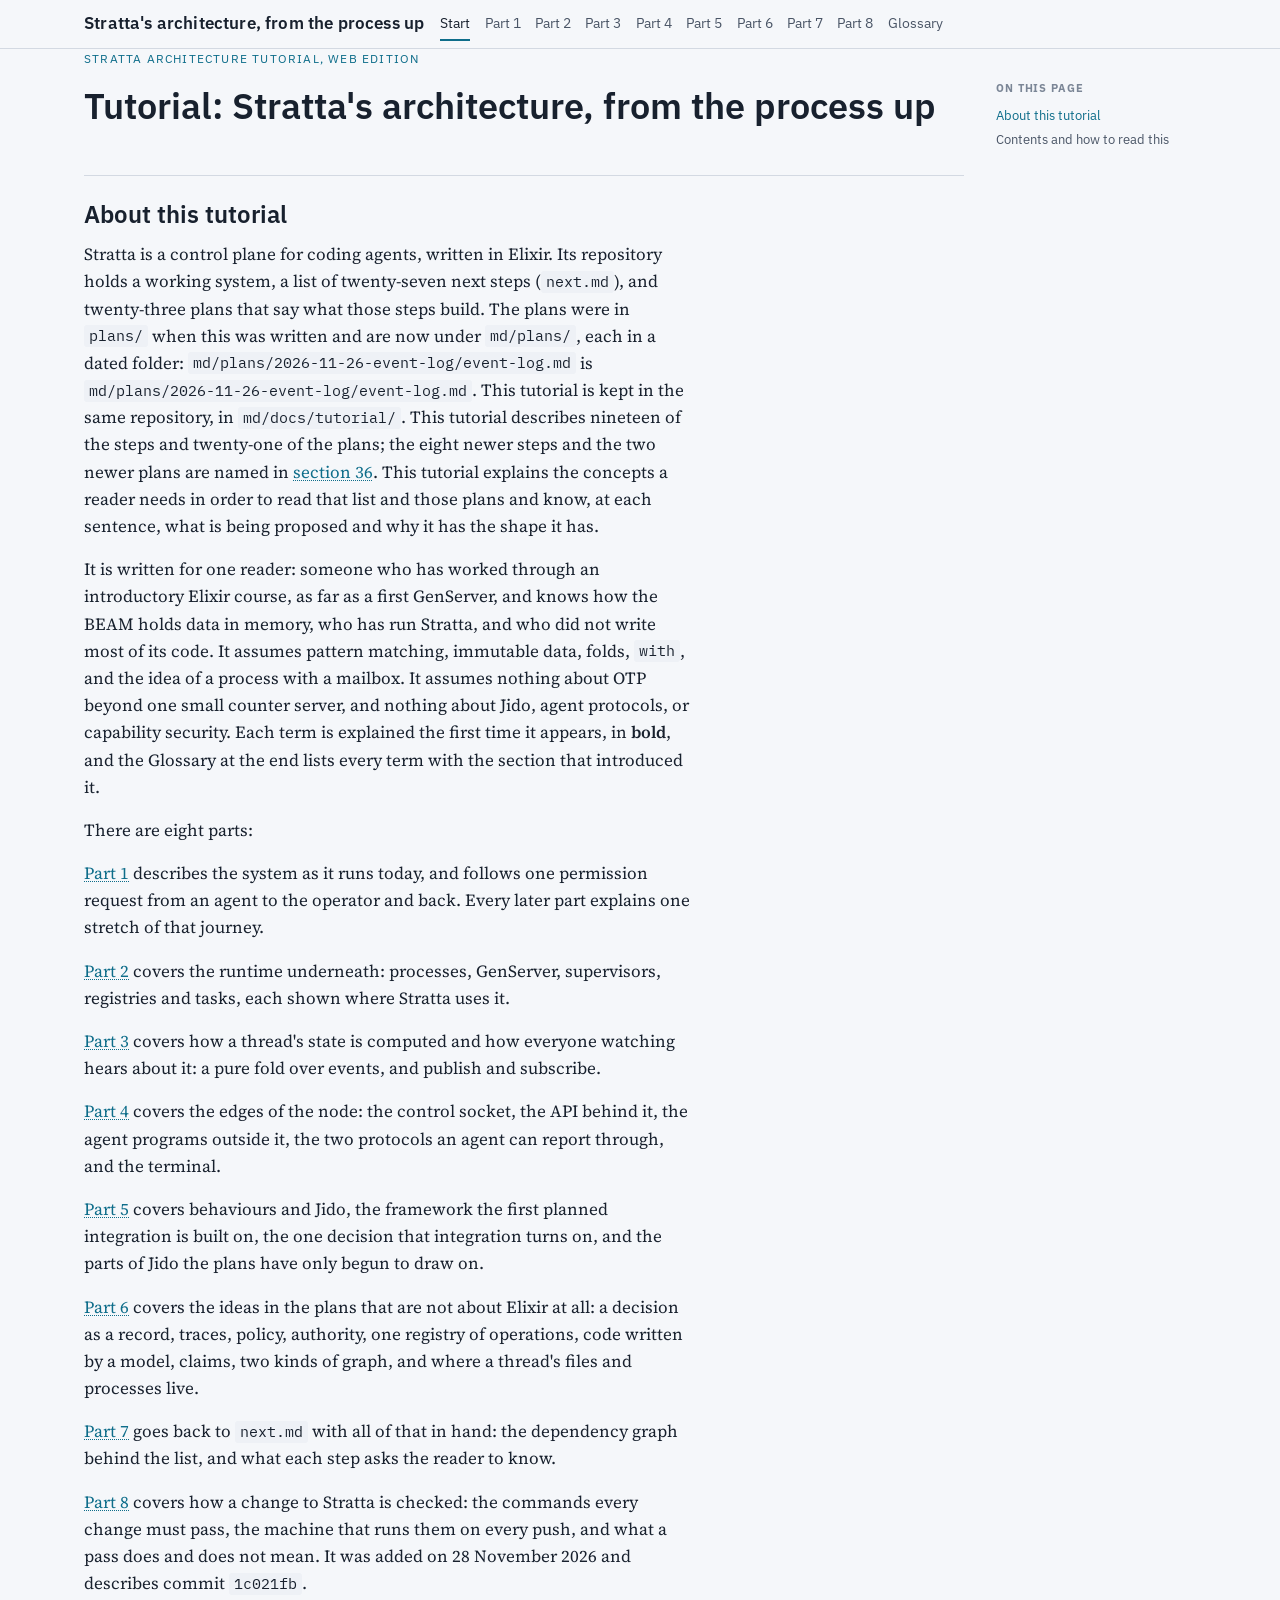
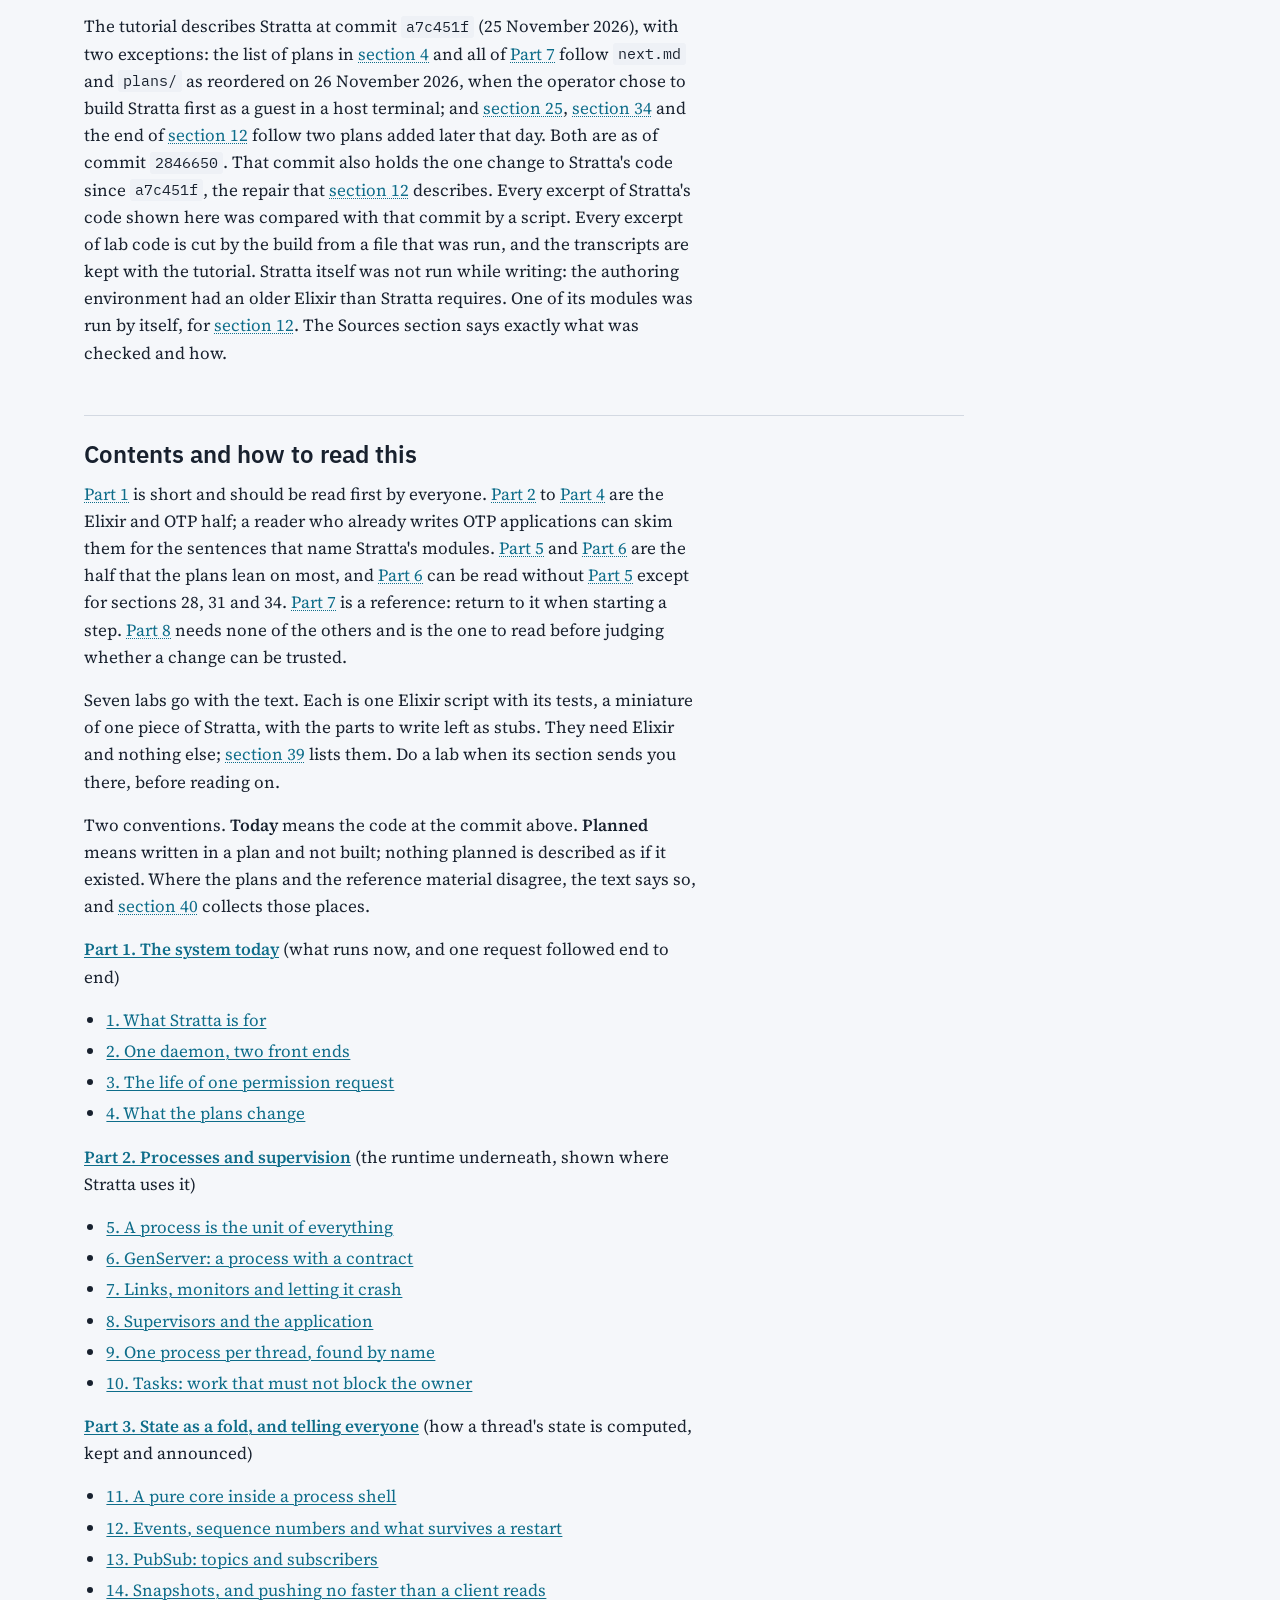
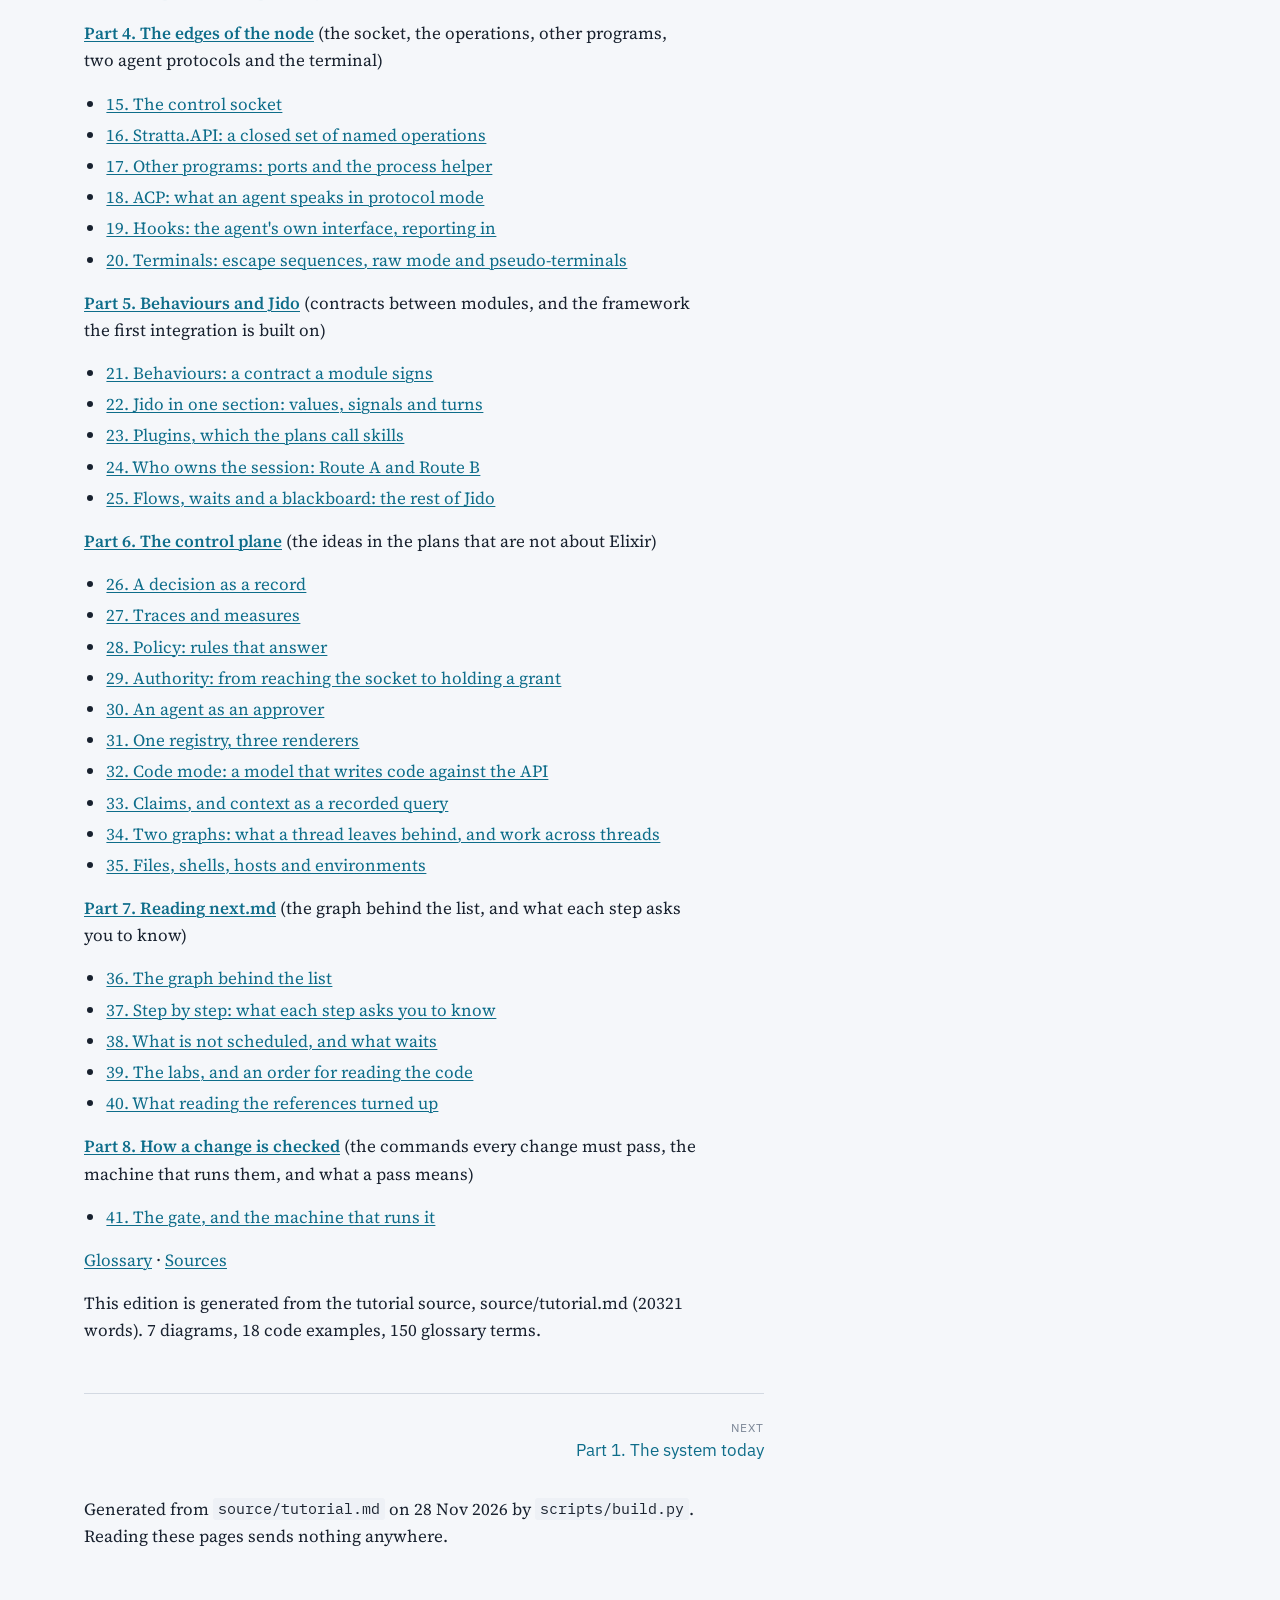
<file: md/docs/tutorial/index.html>
<!doctype html>
<html lang="en">
<head>
<meta charset="utf-8">
<meta name="viewport" content="width=device-width, initial-scale=1, viewport-fit=cover">
<title>Start here · Stratta architecture tutorial</title>
<link rel="preconnect" href="https://fonts.googleapis.com">
<link rel="stylesheet" href="https://fonts.googleapis.com/css2?family=IBM+Plex+Sans:wght@400;600&family=IBM+Plex+Mono:wght@400;600&family=Source+Serif+4:ital,opsz,wght@0,8..60,400;0,8..60,600;1,8..60,400&display=swap">
<link rel="stylesheet" href="assets/style.css">
</head>
<body>
<header class="topbar"><div class="topbar-inner"><a class="brand" href="index.html"><span class="brand-long">Stratta's architecture, from the process up</span><span class="brand-short">Stratta architecture</span></a><nav aria-label="Parts"><a href="index.html" aria-current="page">Start</a><a href="part1.html">Part 1</a><a href="part2.html">Part 2</a><a href="part3.html">Part 3</a><a href="part4.html">Part 4</a><a href="part5.html">Part 5</a><a href="part6.html">Part 6</a><a href="part7.html">Part 7</a><a href="part8.html">Part 8</a><a href="glossary.html">Glossary</a></nav></div></header>
<div class="page">
<main class="prose">
<p class="kicker">Stratta architecture tutorial, web edition</p>

<h1>Tutorial: Stratta's architecture, from the process up</h1>
<h2 id="about-this-tutorial">About this tutorial</h2>
<p>Stratta is a control plane for coding agents, written in Elixir. Its repository holds a working system, a list of twenty-seven next steps (<code>next.md</code>), and twenty-three plans that say what those steps build. The plans were in <code>plans/</code> when this was written and are now under <code>md/plans/</code>, each in a dated folder: <code>md/plans/2026-11-26-event-log/event-log.md</code> is <code>md/plans/2026-11-26-event-log/event-log.md</code>. This tutorial is kept in the same repository, in <code>md/docs/tutorial/</code>. This tutorial describes nineteen of the steps and twenty-one of the plans; the eight newer steps and the two newer plans are named in <a class="xref" href="part7.html#s36">section 36</a>. This tutorial explains the concepts a reader needs in order to read that list and those plans and know, at each sentence, what is being proposed and why it has the shape it has.</p>
<p>It is written for one reader: someone who has worked through an introductory Elixir course, as far as a first GenServer, and knows how the BEAM holds data in memory, who has run Stratta, and who did not write most of its code. It assumes pattern matching, immutable data, folds, <code>with</code>, and the idea of a process with a mailbox. It assumes nothing about OTP beyond one small counter server, and nothing about Jido, agent protocols, or capability security. Each term is explained the first time it appears, in <strong>bold</strong>, and the Glossary at the end lists every term with the section that introduced it.</p>
<p>There are eight parts:</p>
<p><a class="xref" href="part1.html">Part 1</a> describes the system as it runs today, and follows one permission request from an agent to the operator and back. Every later part explains one stretch of that journey.</p>
<p><a class="xref" href="part2.html">Part 2</a> covers the runtime underneath: processes, GenServer, supervisors, registries and tasks, each shown where Stratta uses it.</p>
<p><a class="xref" href="part3.html">Part 3</a> covers how a thread's state is computed and how everyone watching hears about it: a pure fold over events, and publish and subscribe.</p>
<p><a class="xref" href="part4.html">Part 4</a> covers the edges of the node: the control socket, the API behind it, the agent programs outside it, the two protocols an agent can report through, and the terminal.</p>
<p><a class="xref" href="part5.html">Part 5</a> covers behaviours and Jido, the framework the first planned integration is built on, the one decision that integration turns on, and the parts of Jido the plans have only begun to draw on.</p>
<p><a class="xref" href="part6.html">Part 6</a> covers the ideas in the plans that are not about Elixir at all: a decision as a record, traces, policy, authority, one registry of operations, code written by a model, claims, two kinds of graph, and where a thread's files and processes live.</p>
<p><a class="xref" href="part7.html">Part 7</a> goes back to <code>next.md</code> with all of that in hand: the dependency graph behind the list, and what each step asks the reader to know.</p>
<p><a class="xref" href="part8.html">Part 8</a> covers how a change to Stratta is checked: the commands every change must pass, the machine that runs them on every push, and what a pass does and does not mean. It was added on 28 November 2026 and describes commit <code>1c021fb</code>.</p>
<p>The tutorial describes Stratta at commit <code>a7c451f</code> (25 November 2026), with two exceptions: the list of plans in <a class="xref" href="part1.html#s4">section 4</a> and all of <a class="xref" href="part7.html">Part 7</a> follow <code>next.md</code> and <code>plans/</code> as reordered on 26 November 2026, when the operator chose to build Stratta first as a guest in a host terminal; and <a class="xref" href="part5.html#s25">section 25</a>, <a class="xref" href="part6.html#s34">section 34</a> and the end of <a class="xref" href="part3.html#s12">section 12</a> follow two plans added later that day. Both are as of commit <code>2846650</code>. That commit also holds the one change to Stratta's code since <code>a7c451f</code>, the repair that <a class="xref" href="part3.html#s12">section 12</a> describes. Every excerpt of Stratta's code shown here was compared with that commit by a script. Every excerpt of lab code is cut by the build from a file that was run, and the transcripts are kept with the tutorial. Stratta itself was not run while writing: the authoring environment had an older Elixir than Stratta requires. One of its modules was run by itself, for <a class="xref" href="part3.html#s12">section 12</a>. The Sources section says exactly what was checked and how.</p>
<h2 id="contents-and-how-to-read-this">Contents and how to read this</h2>
<p><a class="xref" href="part1.html">Part 1</a> is short and should be read first by everyone. <a class="xref" href="part2.html">Part 2</a> to <a class="xref" href="part4.html">Part 4</a> are the Elixir and OTP half; a reader who already writes OTP applications can skim them for the sentences that name Stratta's modules. <a class="xref" href="part5.html">Part 5</a> and <a class="xref" href="part6.html">Part 6</a> are the half that the plans lean on most, and <a class="xref" href="part6.html">Part 6</a> can be read without <a class="xref" href="part5.html">Part 5</a> except for sections 28, 31 and 34. <a class="xref" href="part7.html">Part 7</a> is a reference: return to it when starting a step. <a class="xref" href="part8.html">Part 8</a> needs none of the others and is the one to read before judging whether a change can be trusted.</p>
<p>Seven labs go with the text. Each is one Elixir script with its tests, a miniature of one piece of Stratta, with the parts to write left as stubs. They need Elixir and nothing else; <a class="xref" href="part7.html#s39">section 39</a> lists them. Do a lab when its section sends you there, before reading on.</p>
<p>Two conventions. <strong>Today</strong> means the code at the commit above. <strong>Planned</strong> means written in a plan and not built; nothing planned is described as if it existed. Where the plans and the reference material disagree, the text says so, and <a class="xref" href="part7.html#s40">section 40</a> collects those places.</p>
<p><strong><a href="part1.html">Part 1. The system today</a></strong> (what runs now, and one request followed end to end)</p>
<ul>
<li><a href="part1.html#s1">1. What Stratta is for</a></li>
<li><a href="part1.html#s2">2. One daemon, two front ends</a></li>
<li><a href="part1.html#s3">3. The life of one permission request</a></li>
<li><a href="part1.html#s4">4. What the plans change</a></li>
</ul>
<p><strong><a href="part2.html">Part 2. Processes and supervision</a></strong> (the runtime underneath, shown where Stratta uses it)</p>
<ul>
<li><a href="part2.html#s5">5. A process is the unit of everything</a></li>
<li><a href="part2.html#s6">6. GenServer: a process with a contract</a></li>
<li><a href="part2.html#s7">7. Links, monitors and letting it crash</a></li>
<li><a href="part2.html#s8">8. Supervisors and the application</a></li>
<li><a href="part2.html#s9">9. One process per thread, found by name</a></li>
<li><a href="part2.html#s10">10. Tasks: work that must not block the owner</a></li>
</ul>
<p><strong><a href="part3.html">Part 3. State as a fold, and telling everyone</a></strong> (how a thread's state is computed, kept and announced)</p>
<ul>
<li><a href="part3.html#s11">11. A pure core inside a process shell</a></li>
<li><a href="part3.html#s12">12. Events, sequence numbers and what survives a restart</a></li>
<li><a href="part3.html#s13">13. PubSub: topics and subscribers</a></li>
<li><a href="part3.html#s14">14. Snapshots, and pushing no faster than a client reads</a></li>
</ul>
<p><strong><a href="part4.html">Part 4. The edges of the node</a></strong> (the socket, the operations, other programs, two agent protocols and the terminal)</p>
<ul>
<li><a href="part4.html#s15">15. The control socket</a></li>
<li><a href="part4.html#s16">16. Stratta.API: a closed set of named operations</a></li>
<li><a href="part4.html#s17">17. Other programs: ports and the process helper</a></li>
<li><a href="part4.html#s18">18. ACP: what an agent speaks in protocol mode</a></li>
<li><a href="part4.html#s19">19. Hooks: the agent's own interface, reporting in</a></li>
<li><a href="part4.html#s20">20. Terminals: escape sequences, raw mode and pseudo-terminals</a></li>
</ul>
<p><strong><a href="part5.html">Part 5. Behaviours and Jido</a></strong> (contracts between modules, and the framework the first integration is built on)</p>
<ul>
<li><a href="part5.html#s21">21. Behaviours: a contract a module signs</a></li>
<li><a href="part5.html#s22">22. Jido in one section: values, signals and turns</a></li>
<li><a href="part5.html#s23">23. Plugins, which the plans call skills</a></li>
<li><a href="part5.html#s24">24. Who owns the session: Route A and Route B</a></li>
<li><a href="part5.html#s25">25. Flows, waits and a blackboard: the rest of Jido</a></li>
</ul>
<p><strong><a href="part6.html">Part 6. The control plane</a></strong> (the ideas in the plans that are not about Elixir)</p>
<ul>
<li><a href="part6.html#s26">26. A decision as a record</a></li>
<li><a href="part6.html#s27">27. Traces and measures</a></li>
<li><a href="part6.html#s28">28. Policy: rules that answer</a></li>
<li><a href="part6.html#s29">29. Authority: from reaching the socket to holding a grant</a></li>
<li><a href="part6.html#s30">30. An agent as an approver</a></li>
<li><a href="part6.html#s31">31. One registry, three renderers</a></li>
<li><a href="part6.html#s32">32. Code mode: a model that writes code against the API</a></li>
<li><a href="part6.html#s33">33. Claims, and context as a recorded query</a></li>
<li><a href="part6.html#s34">34. Two graphs: what a thread leaves behind, and work across threads</a></li>
<li><a href="part6.html#s35">35. Files, shells, hosts and environments</a></li>
</ul>
<p><strong><a href="part7.html">Part 7. Reading next.md</a></strong> (the graph behind the list, and what each step asks you to know)</p>
<ul>
<li><a href="part7.html#s36">36. The graph behind the list</a></li>
<li><a href="part7.html#s37">37. Step by step: what each step asks you to know</a></li>
<li><a href="part7.html#s38">38. What is not scheduled, and what waits</a></li>
<li><a href="part7.html#s39">39. The labs, and an order for reading the code</a></li>
<li><a href="part7.html#s40">40. What reading the references turned up</a></li>
</ul>
<p><strong><a href="part8.html">Part 8. How a change is checked</a></strong> (the commands every change must pass, the machine that runs them, and what a pass means)</p>
<ul>
<li><a href="part8.html#s41">41. The gate, and the machine that runs it</a></li>
</ul>
<p><a href="glossary.html#glossary">Glossary</a> · <a href="glossary.html#sources">Sources</a></p><p class="ik-note">This edition is generated from the tutorial source, source/tutorial.md (20321 words). 7 diagrams, 18 code examples, 150 glossary terms.</p>
<nav class="pager"><a class="next" href="part1.html"><small>Next</small>Part 1. The system today</a></nav>
<footer class="site-footer"><p class="ik-note">Generated from <code>source/tutorial.md</code> on 28 Nov 2026 by <code>scripts/build.py</code>. Reading these pages sends nothing anywhere.</p></footer>
</main>
<aside class="rail" aria-label="On this page"><h2>On this page</h2><ol></ol></aside>
</div>

<script src="assets/site.js"></script>
</body>
</html>
</file>
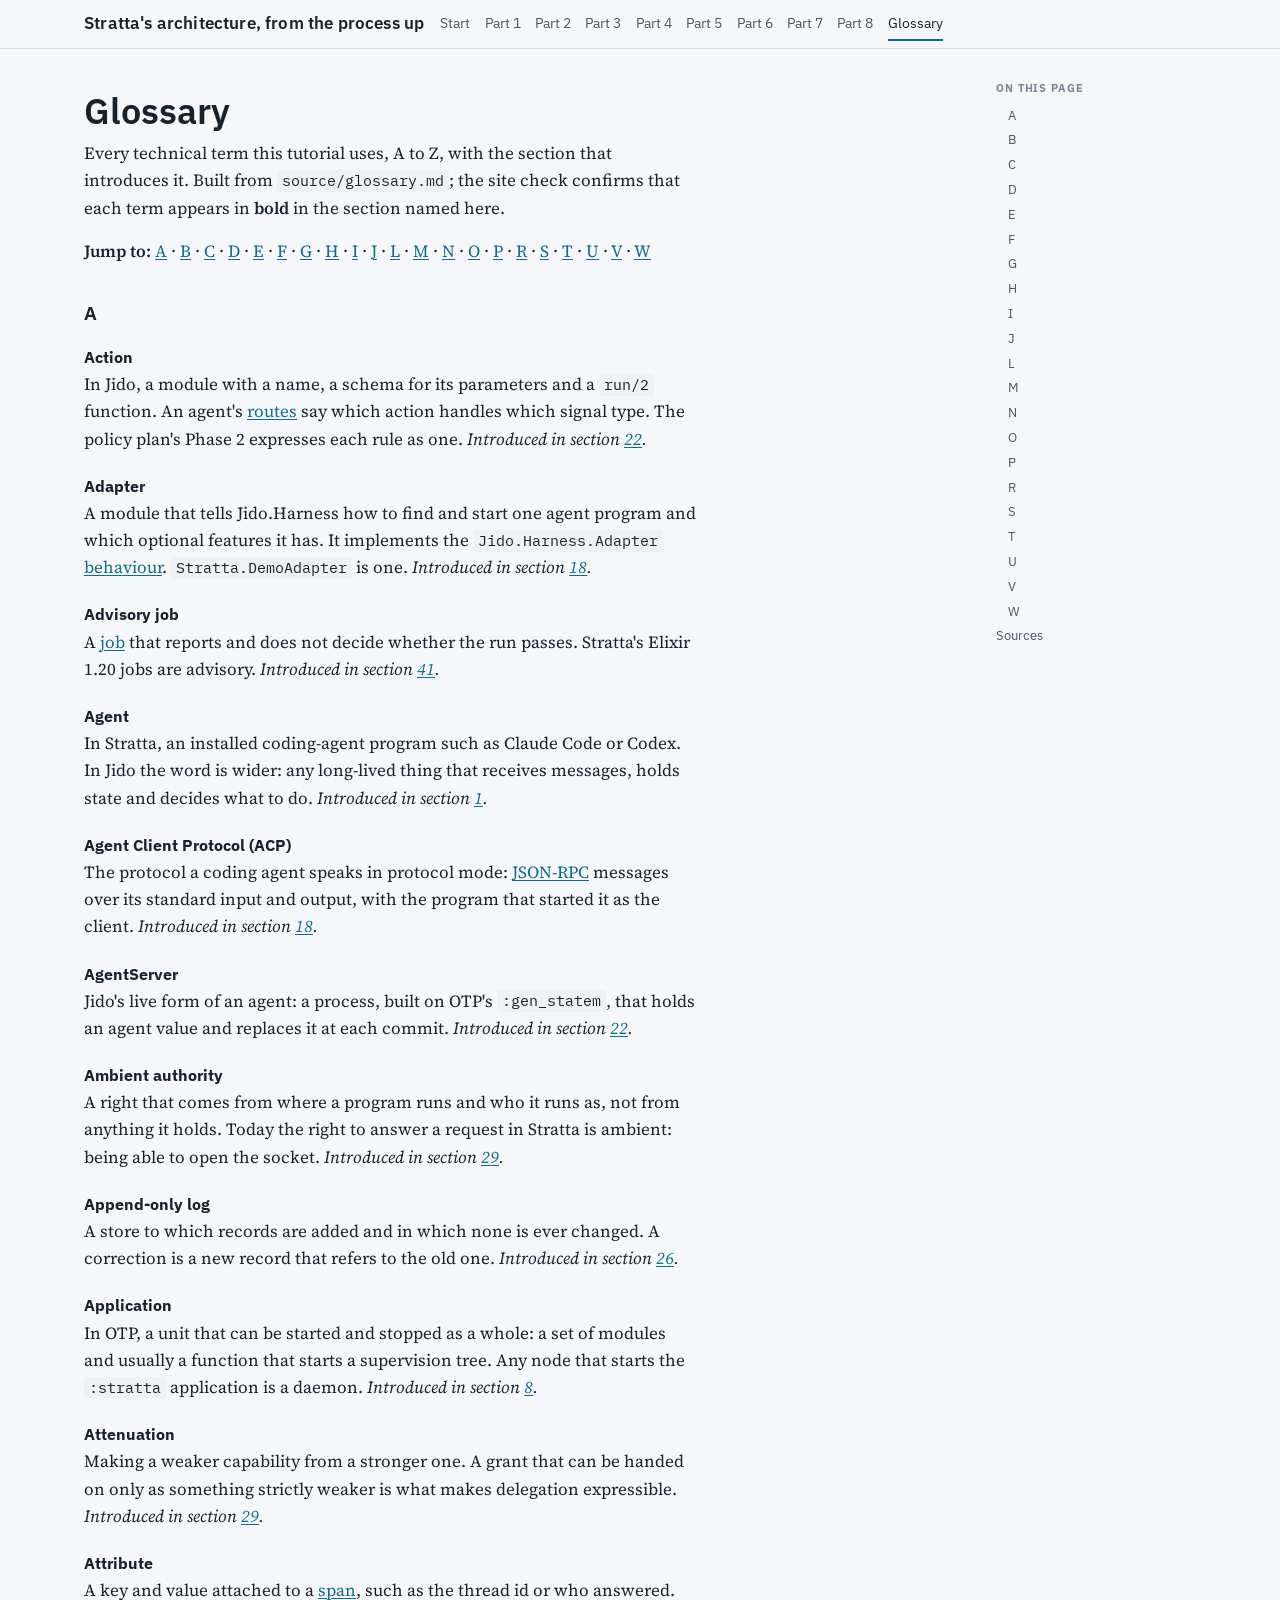
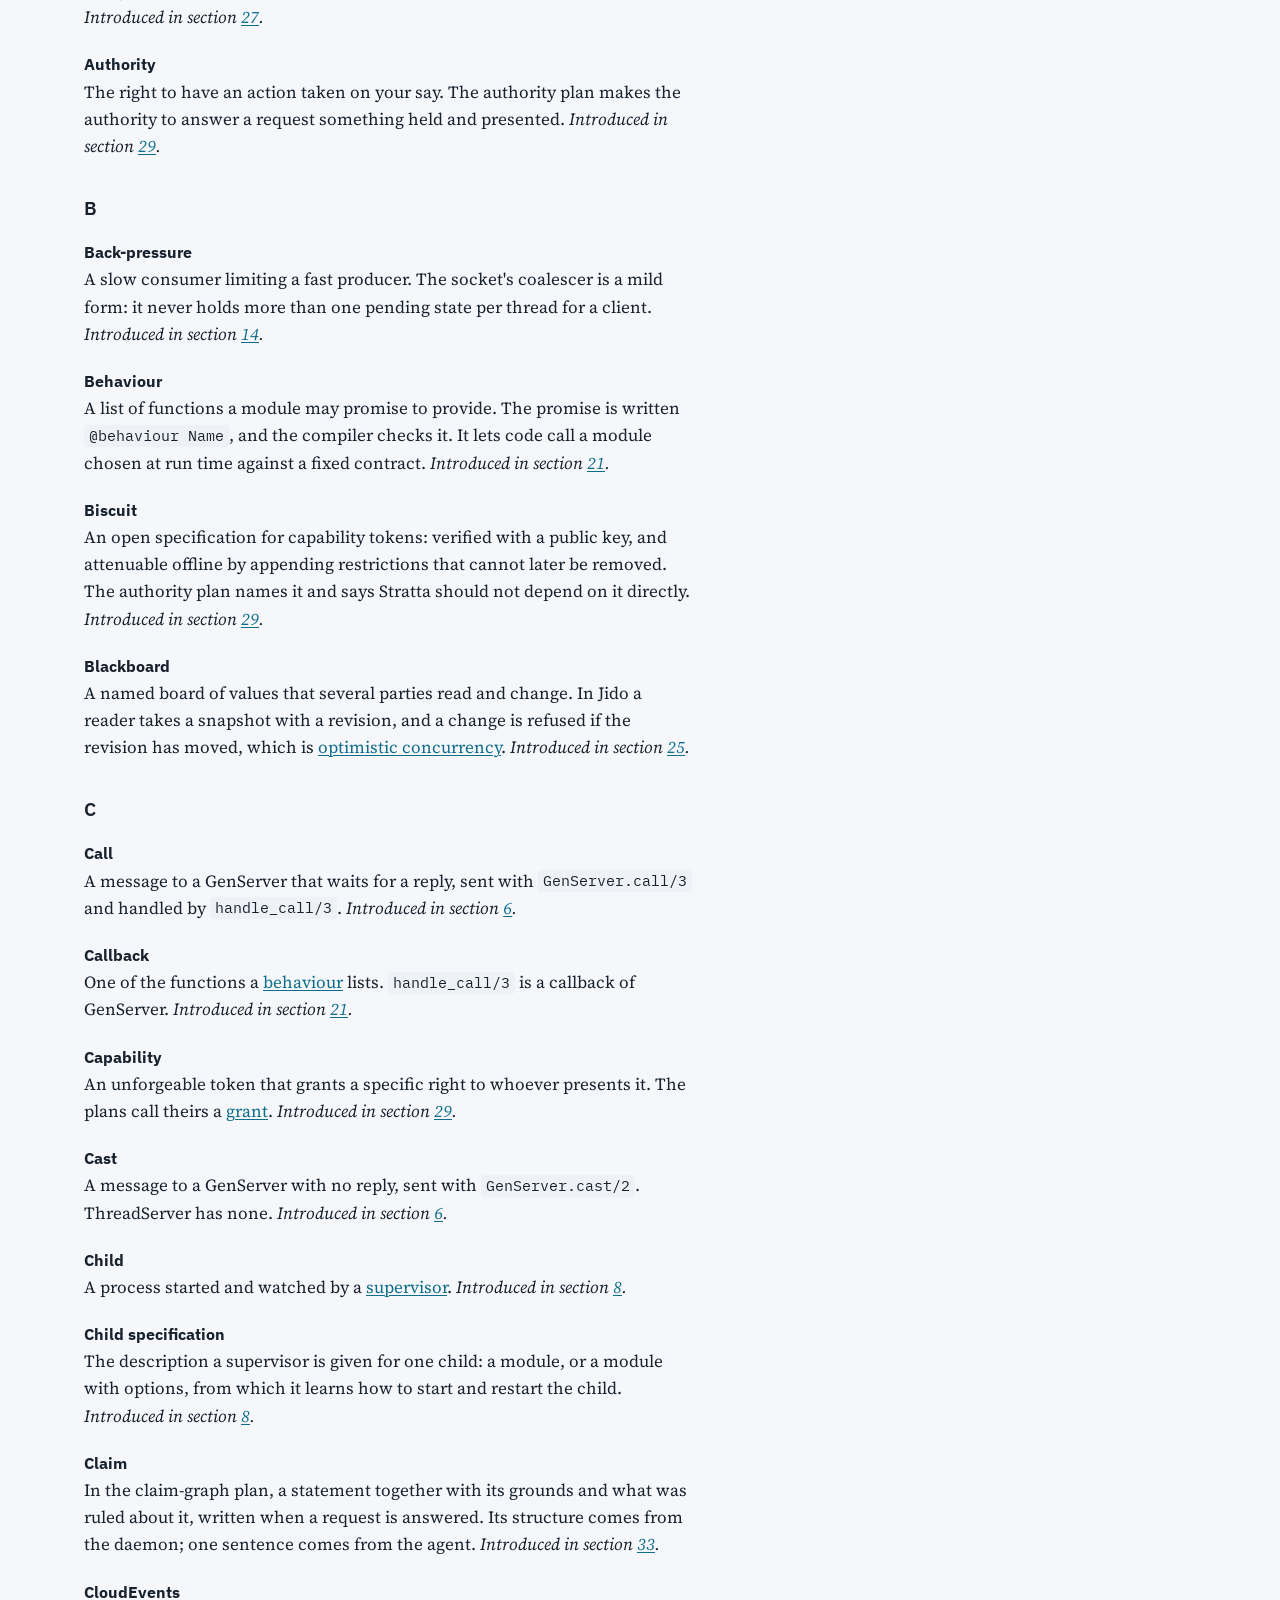
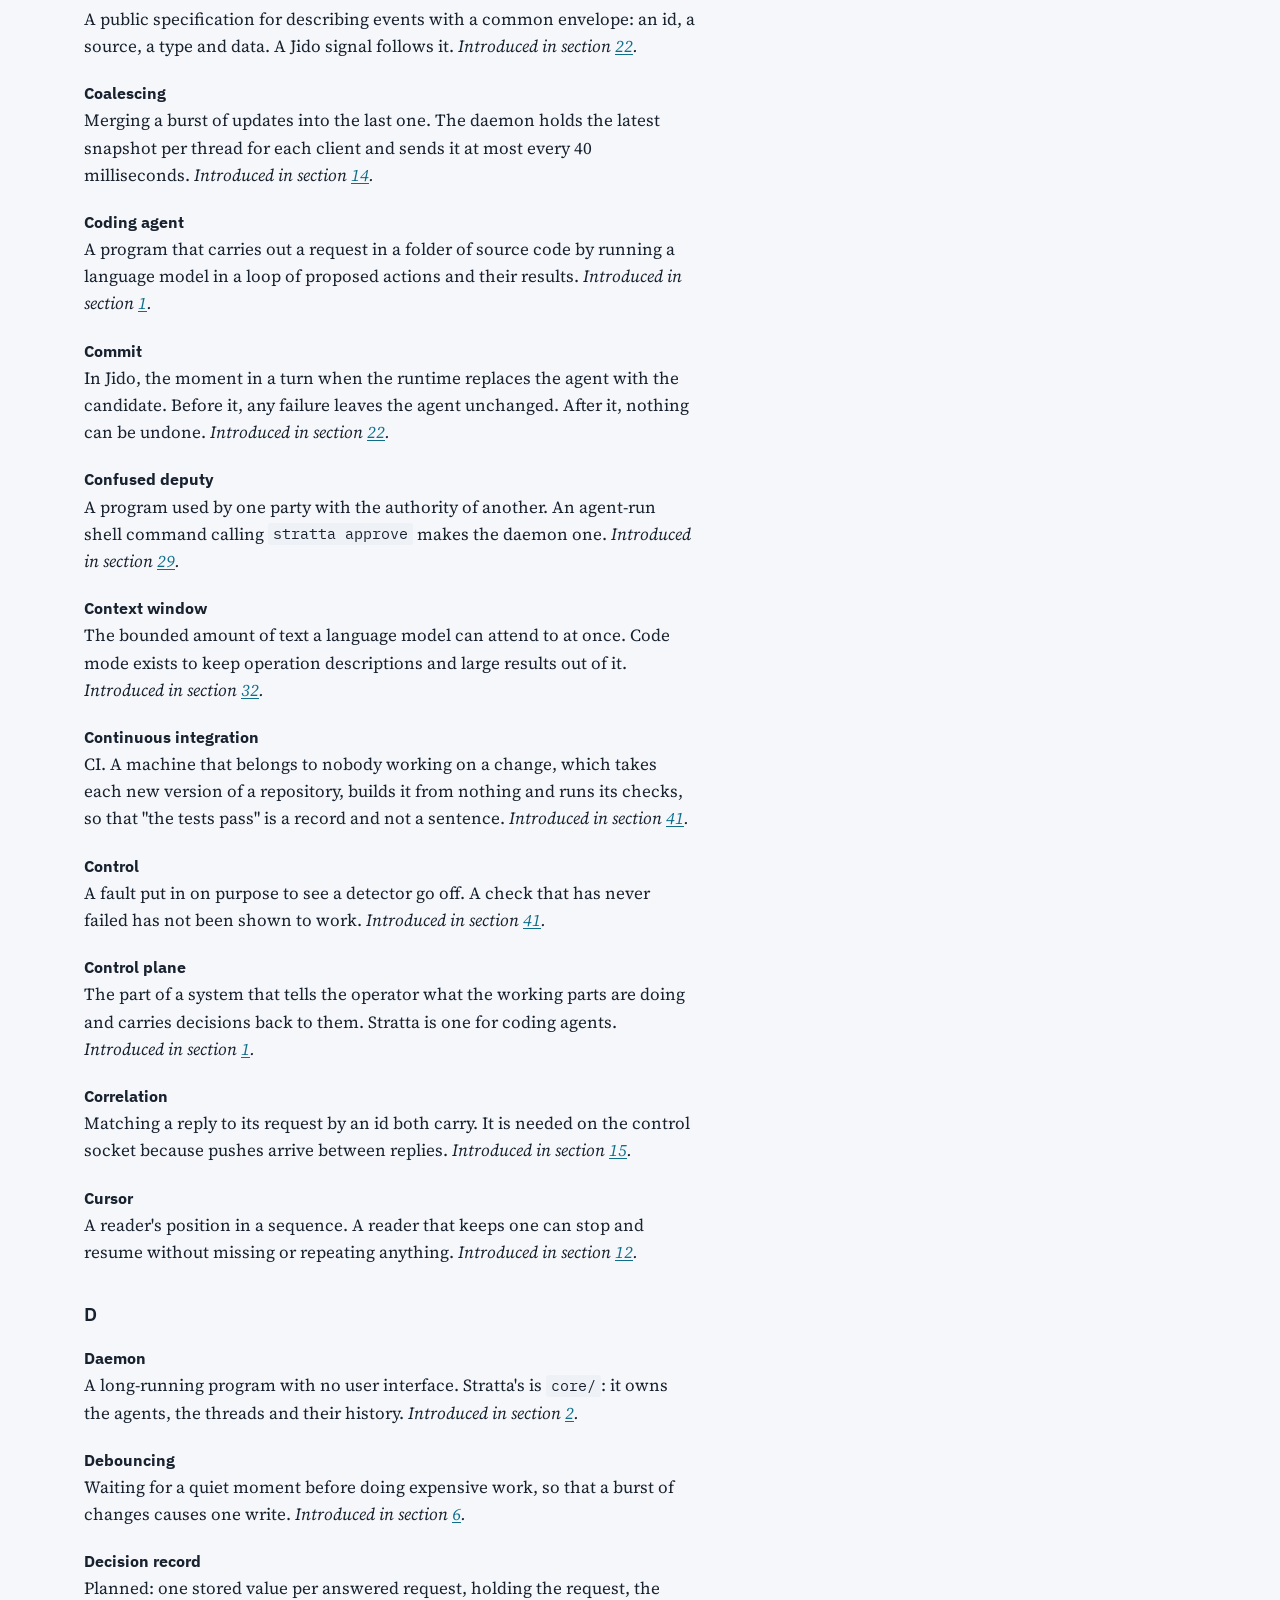
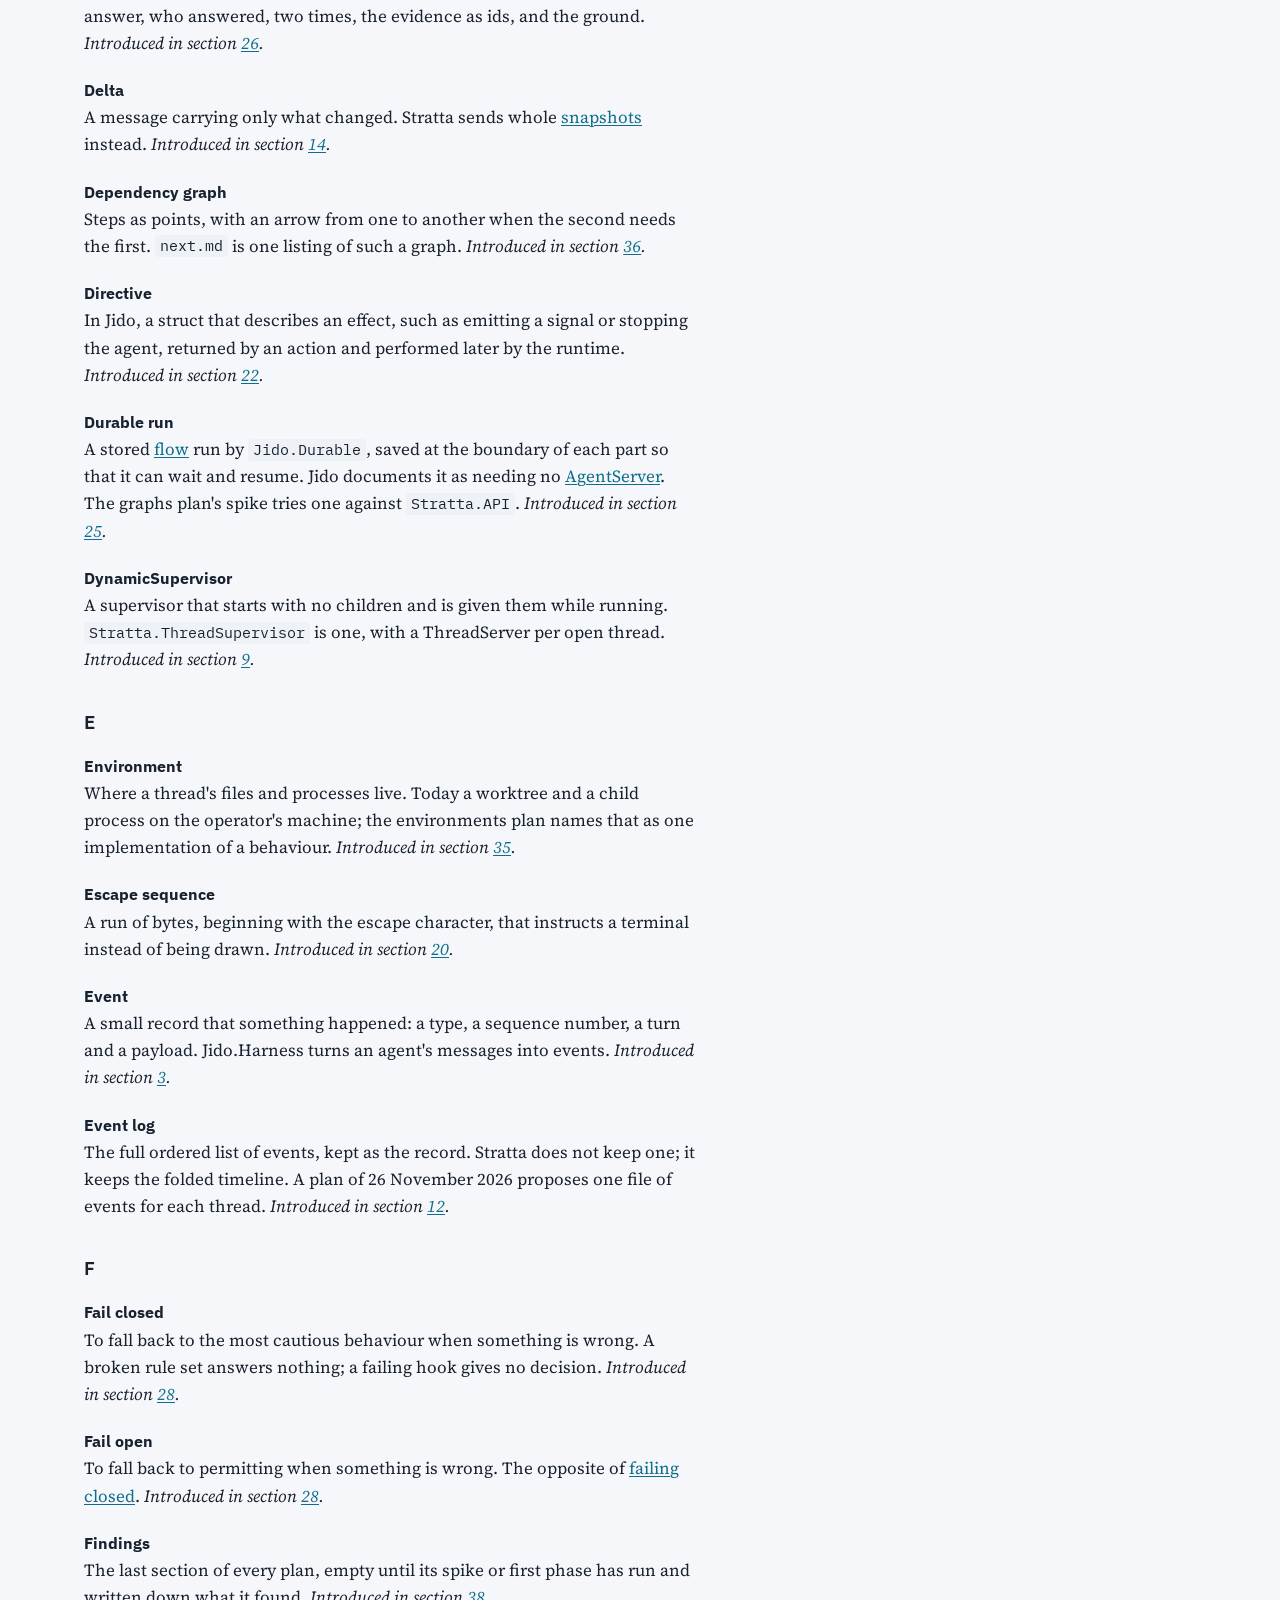
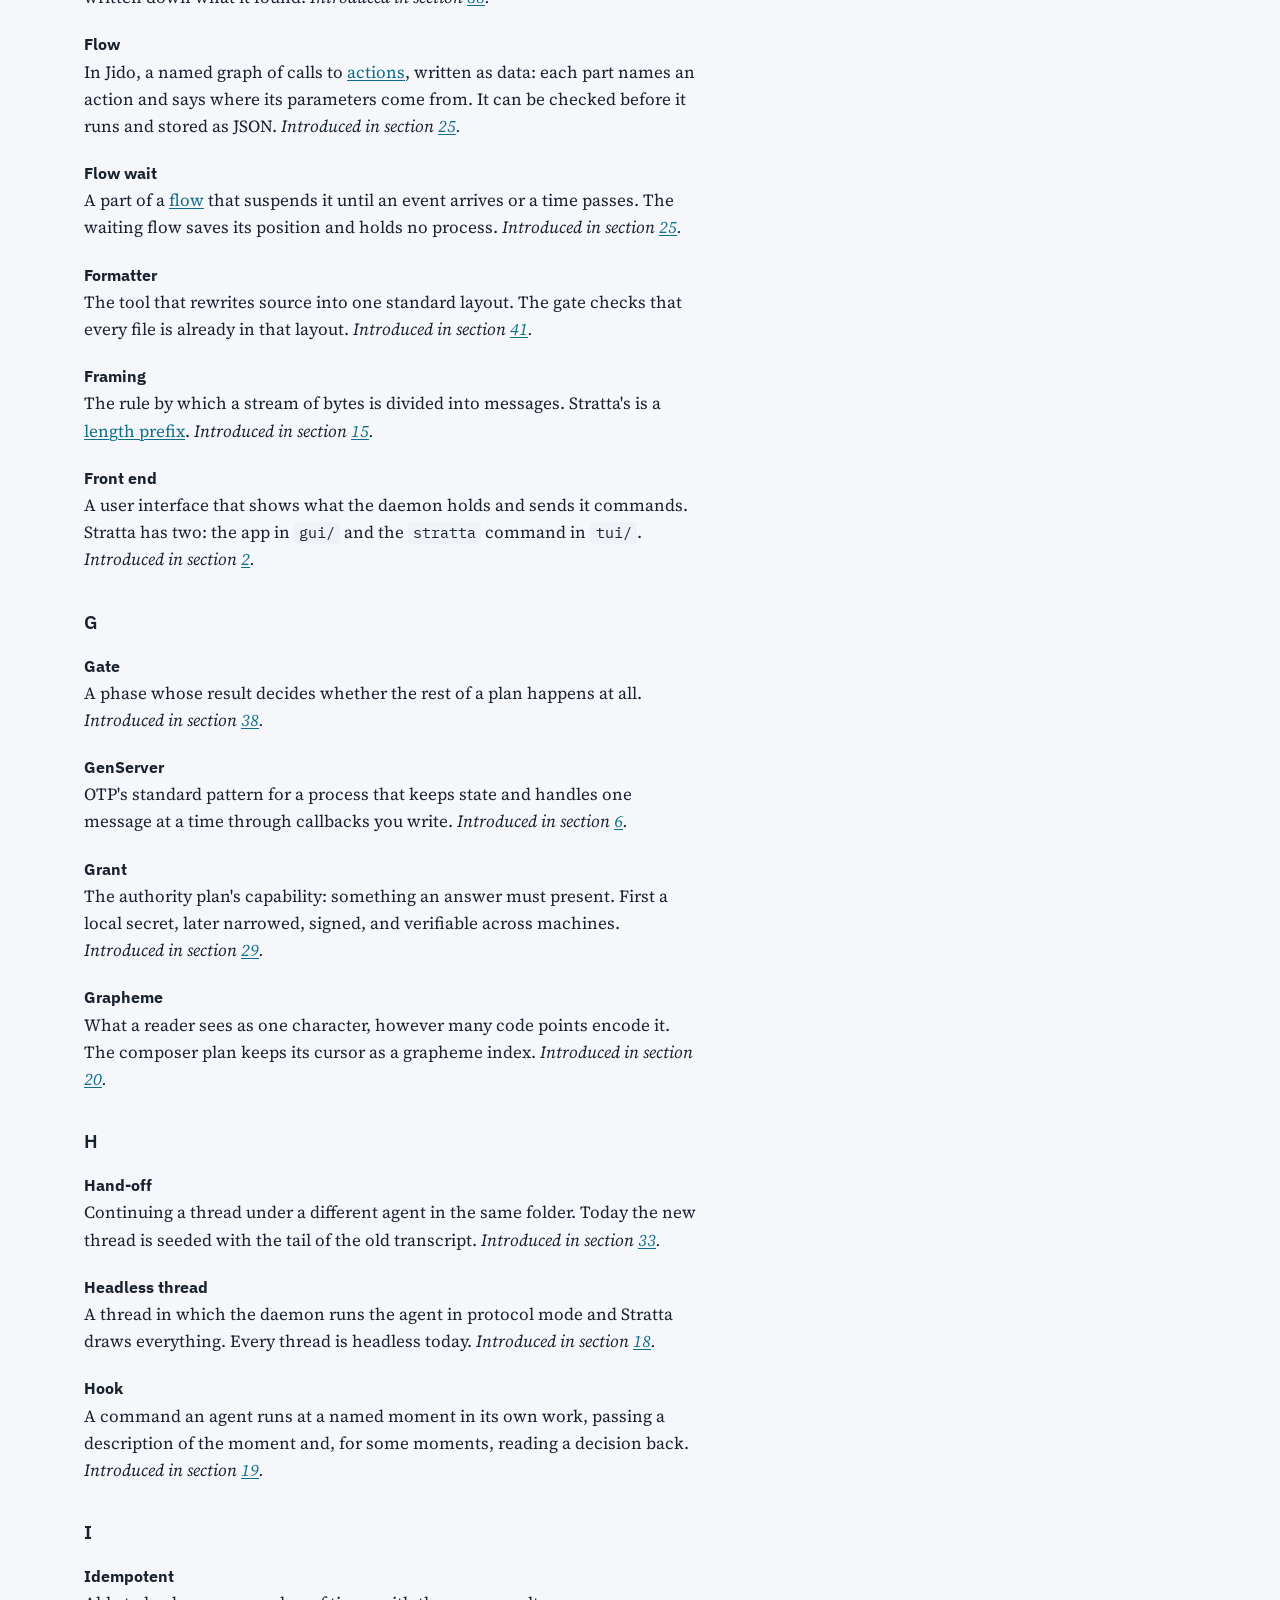
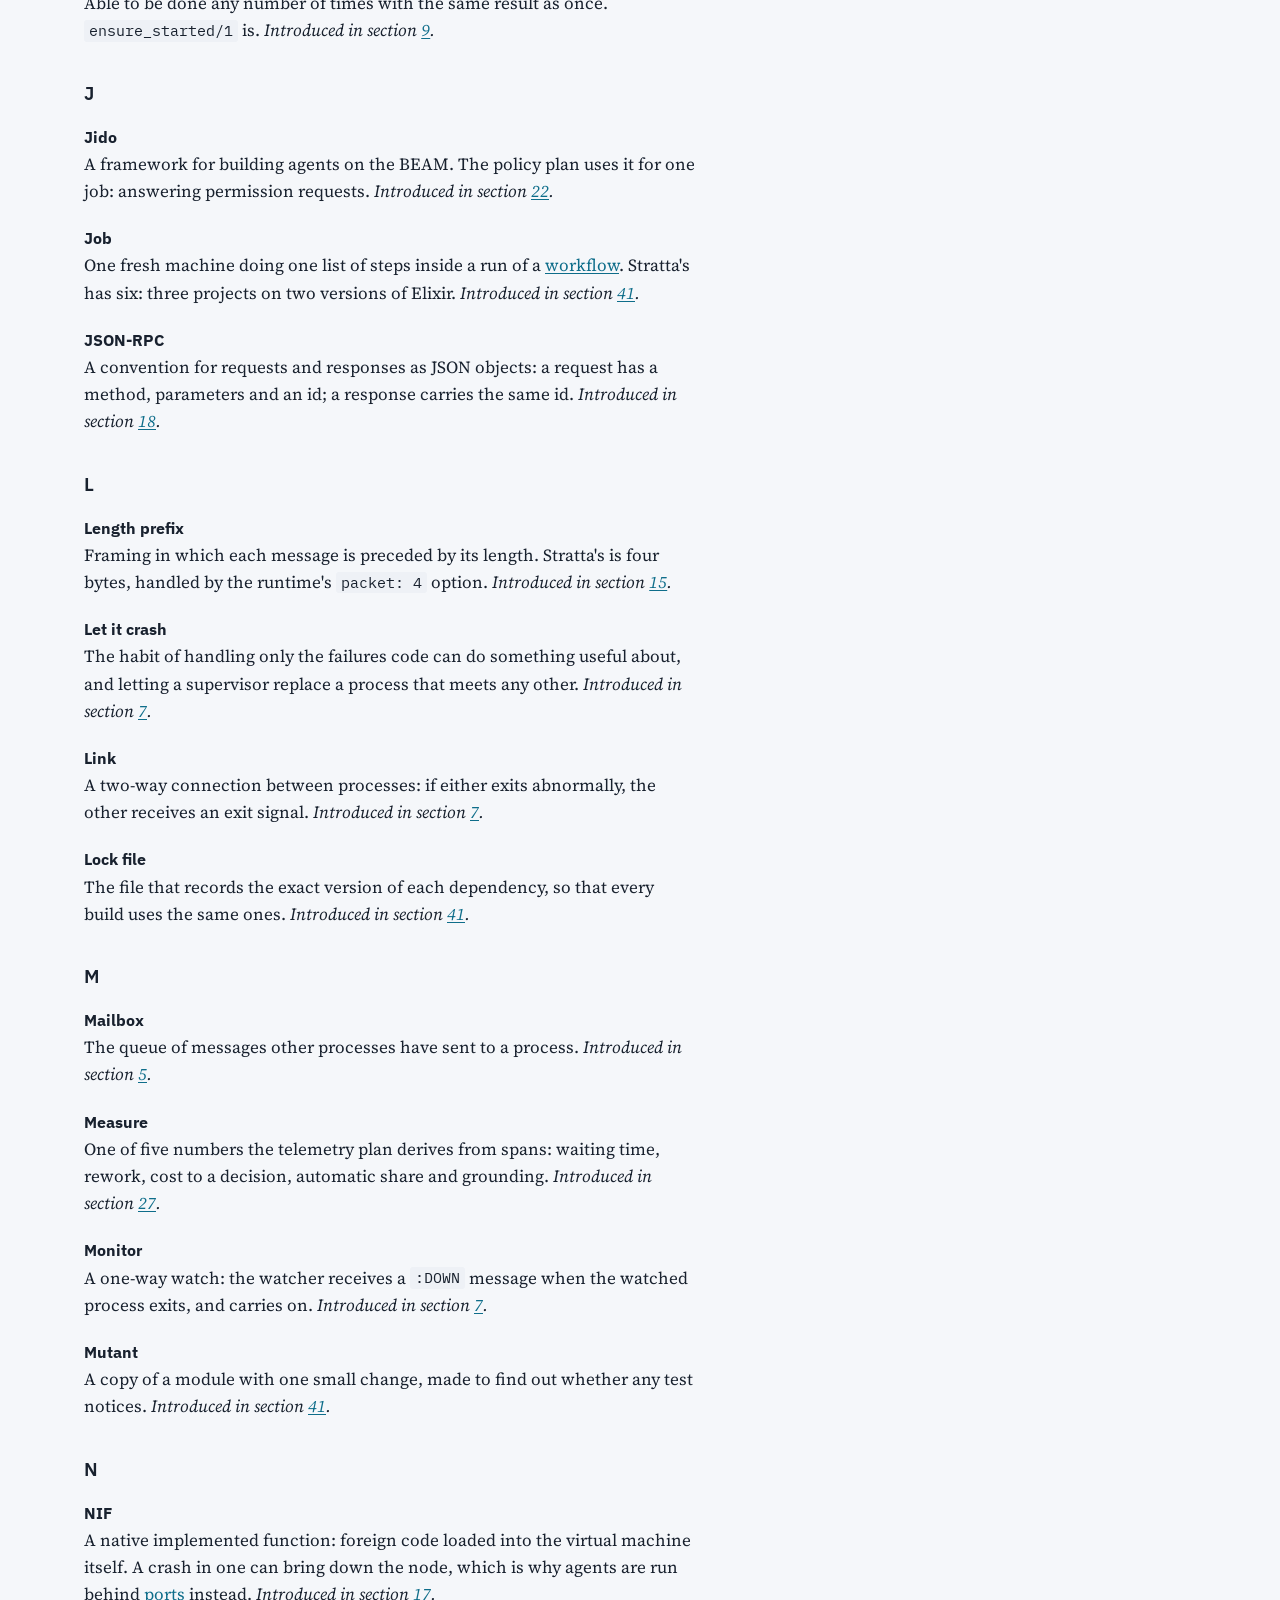
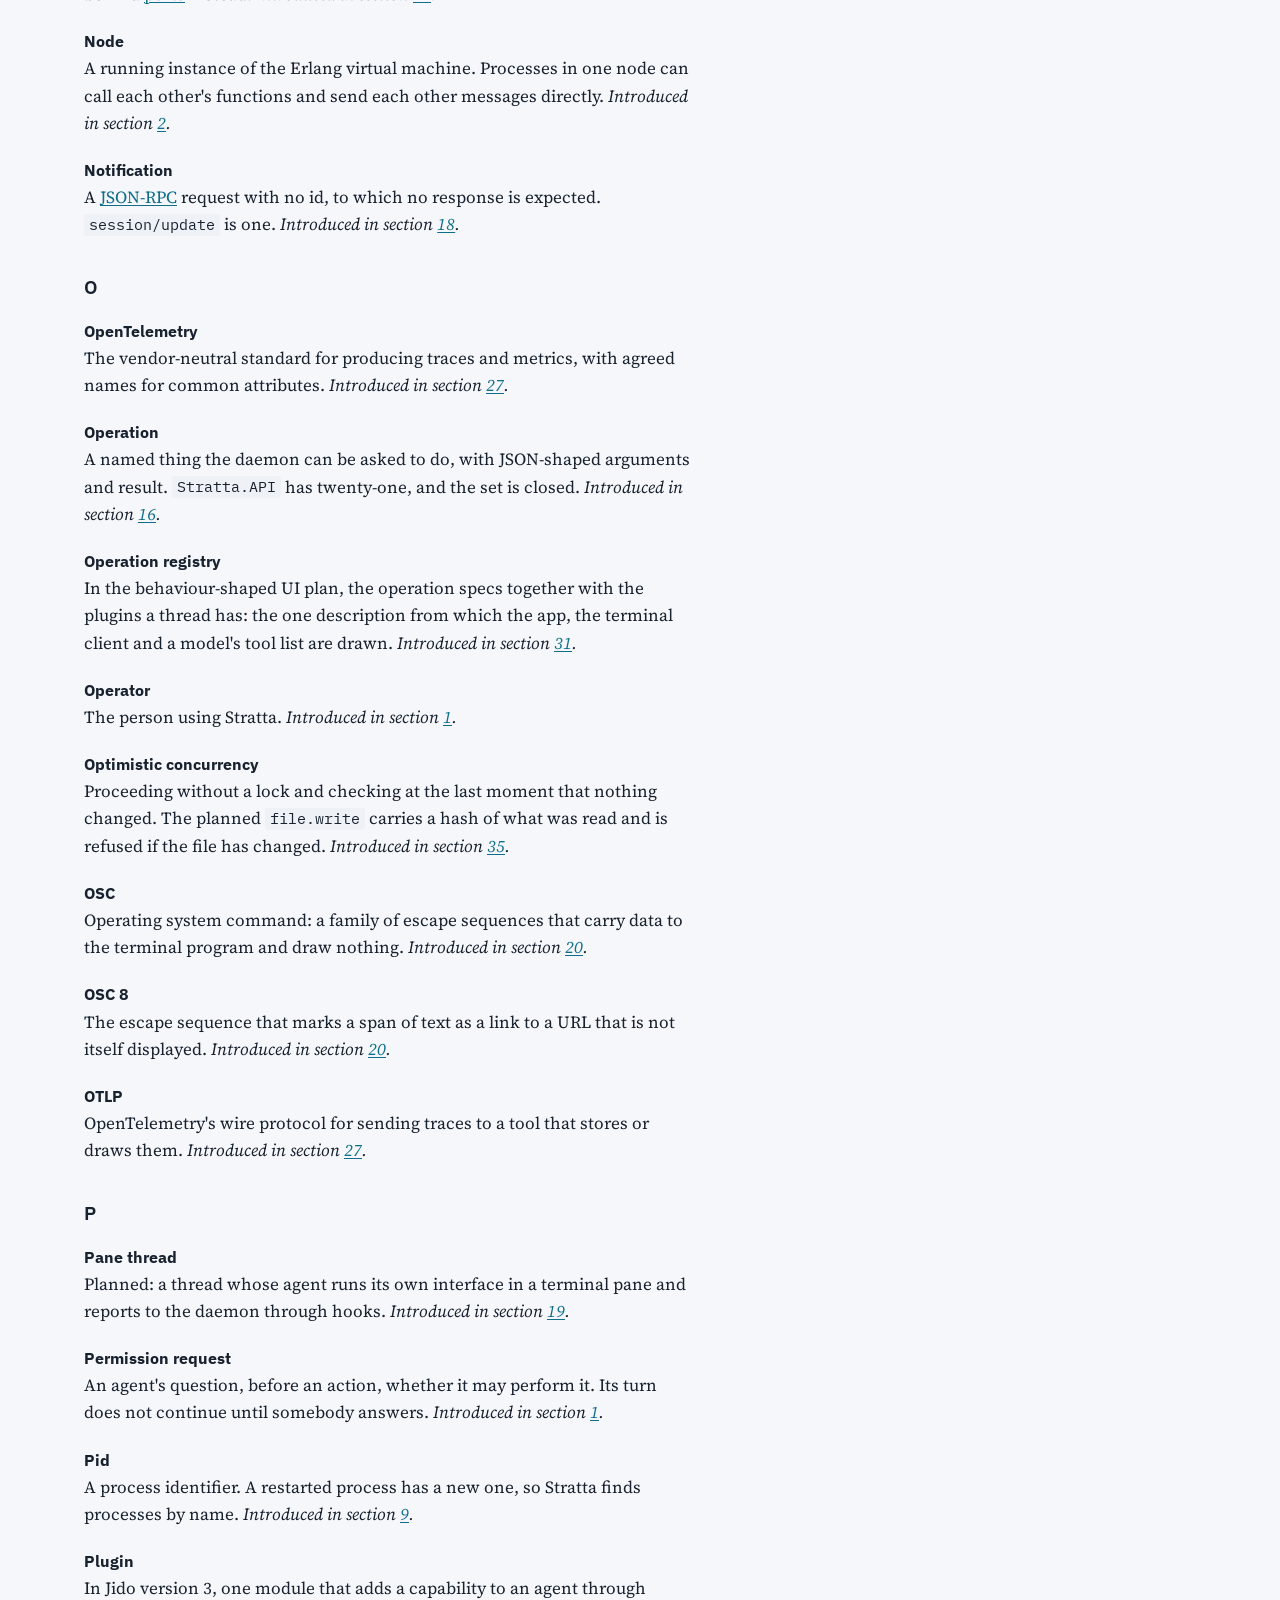
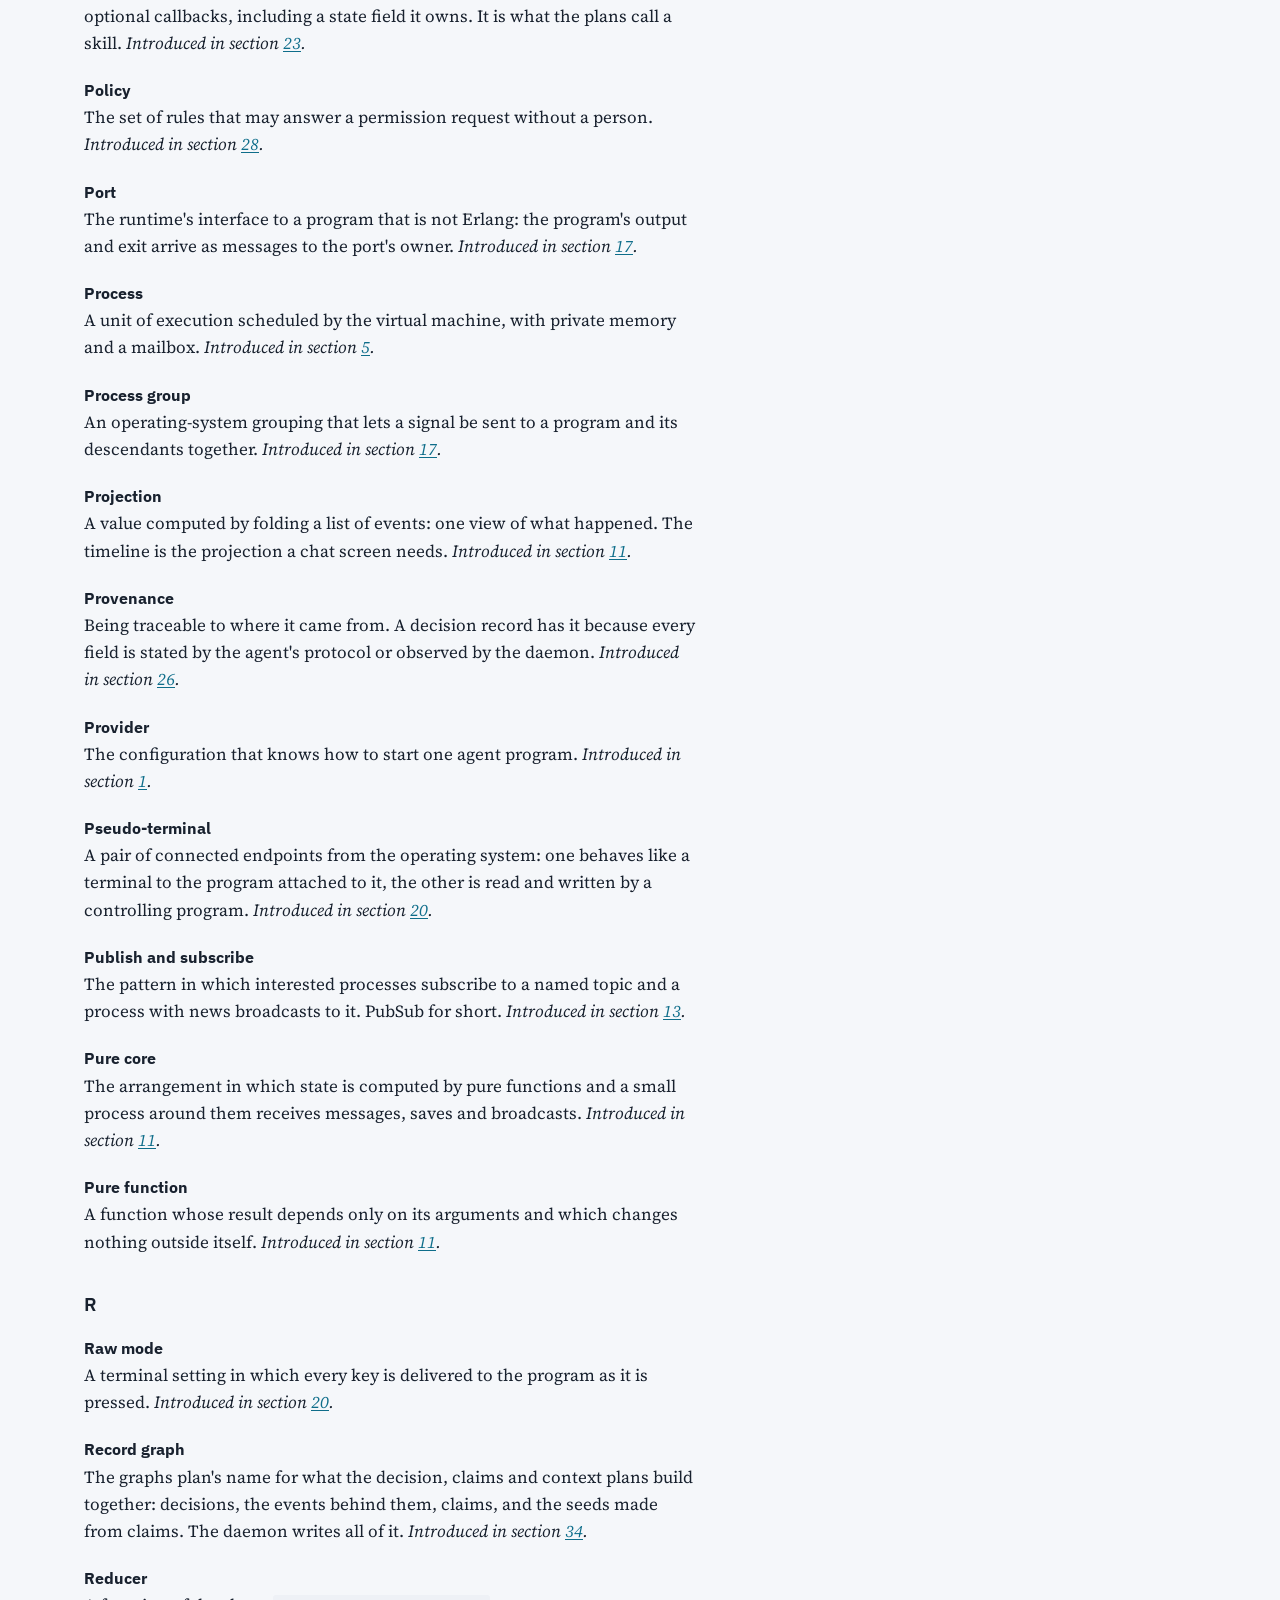
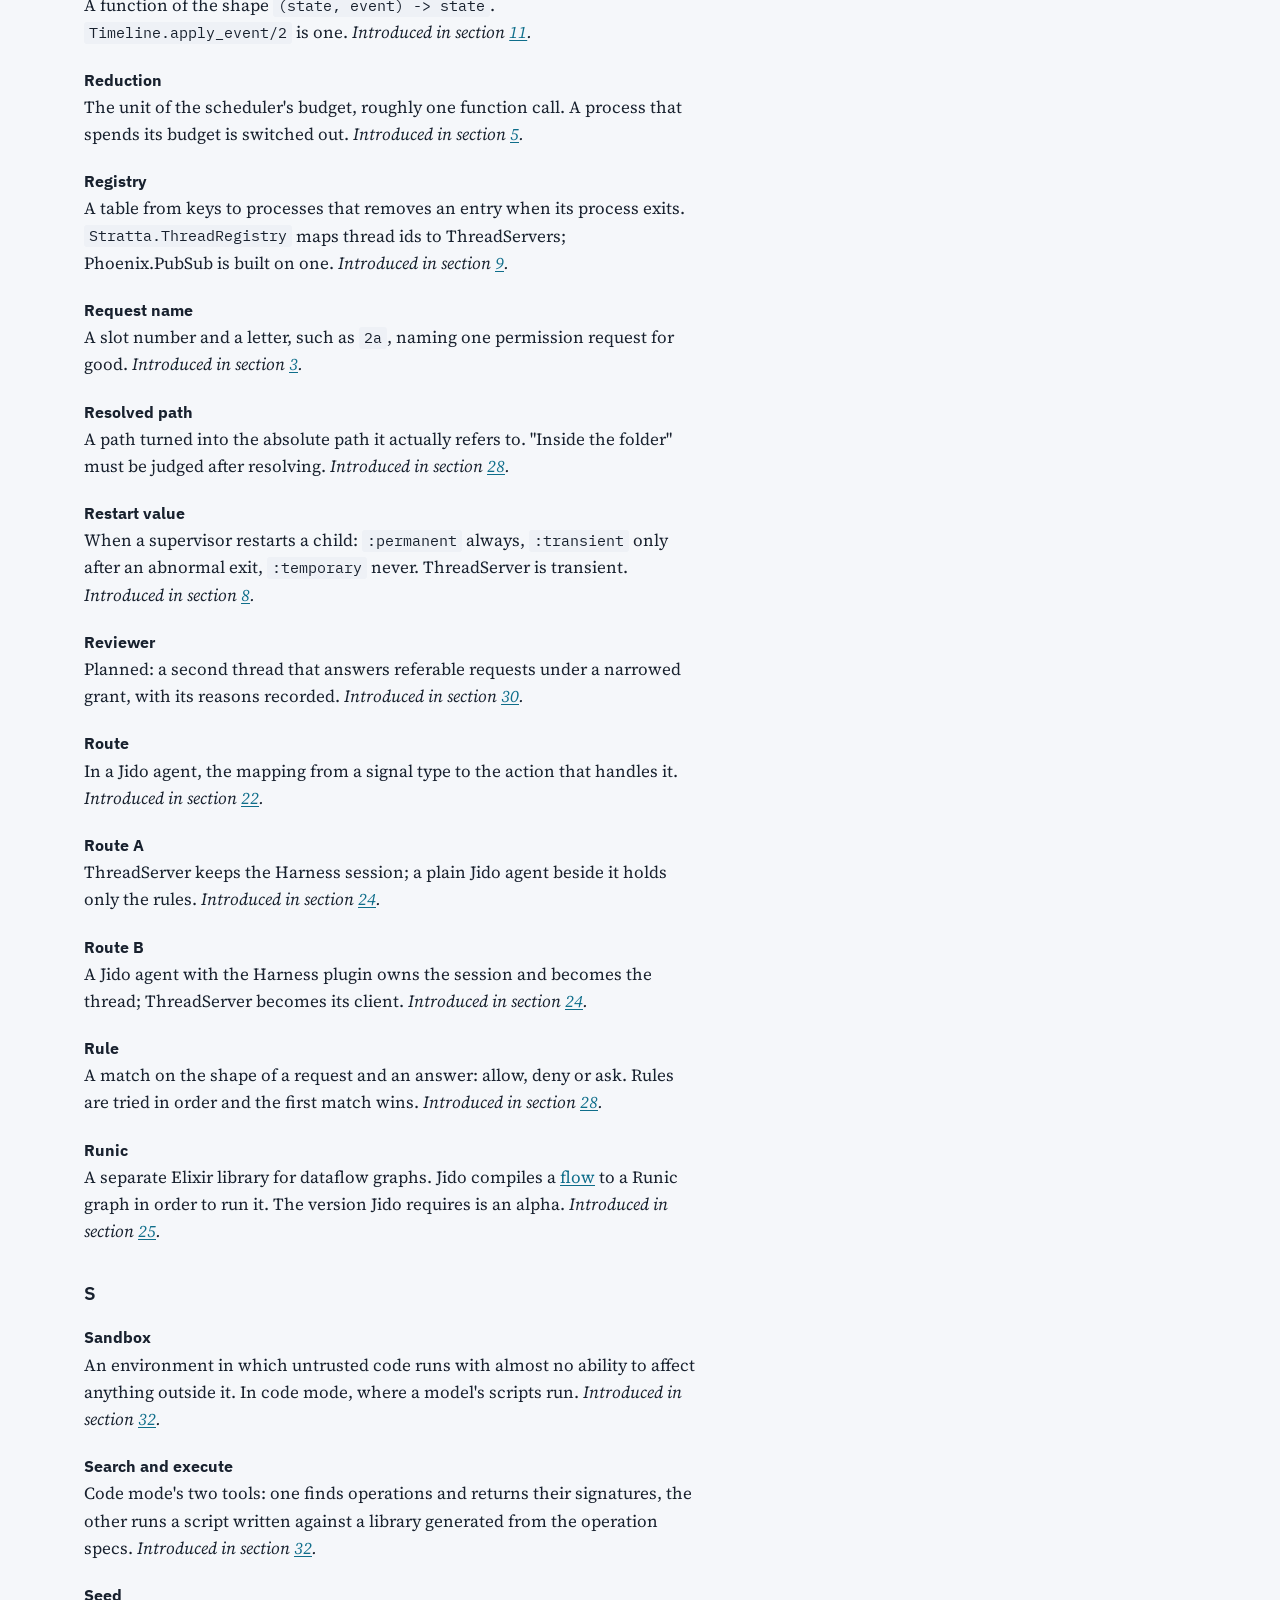
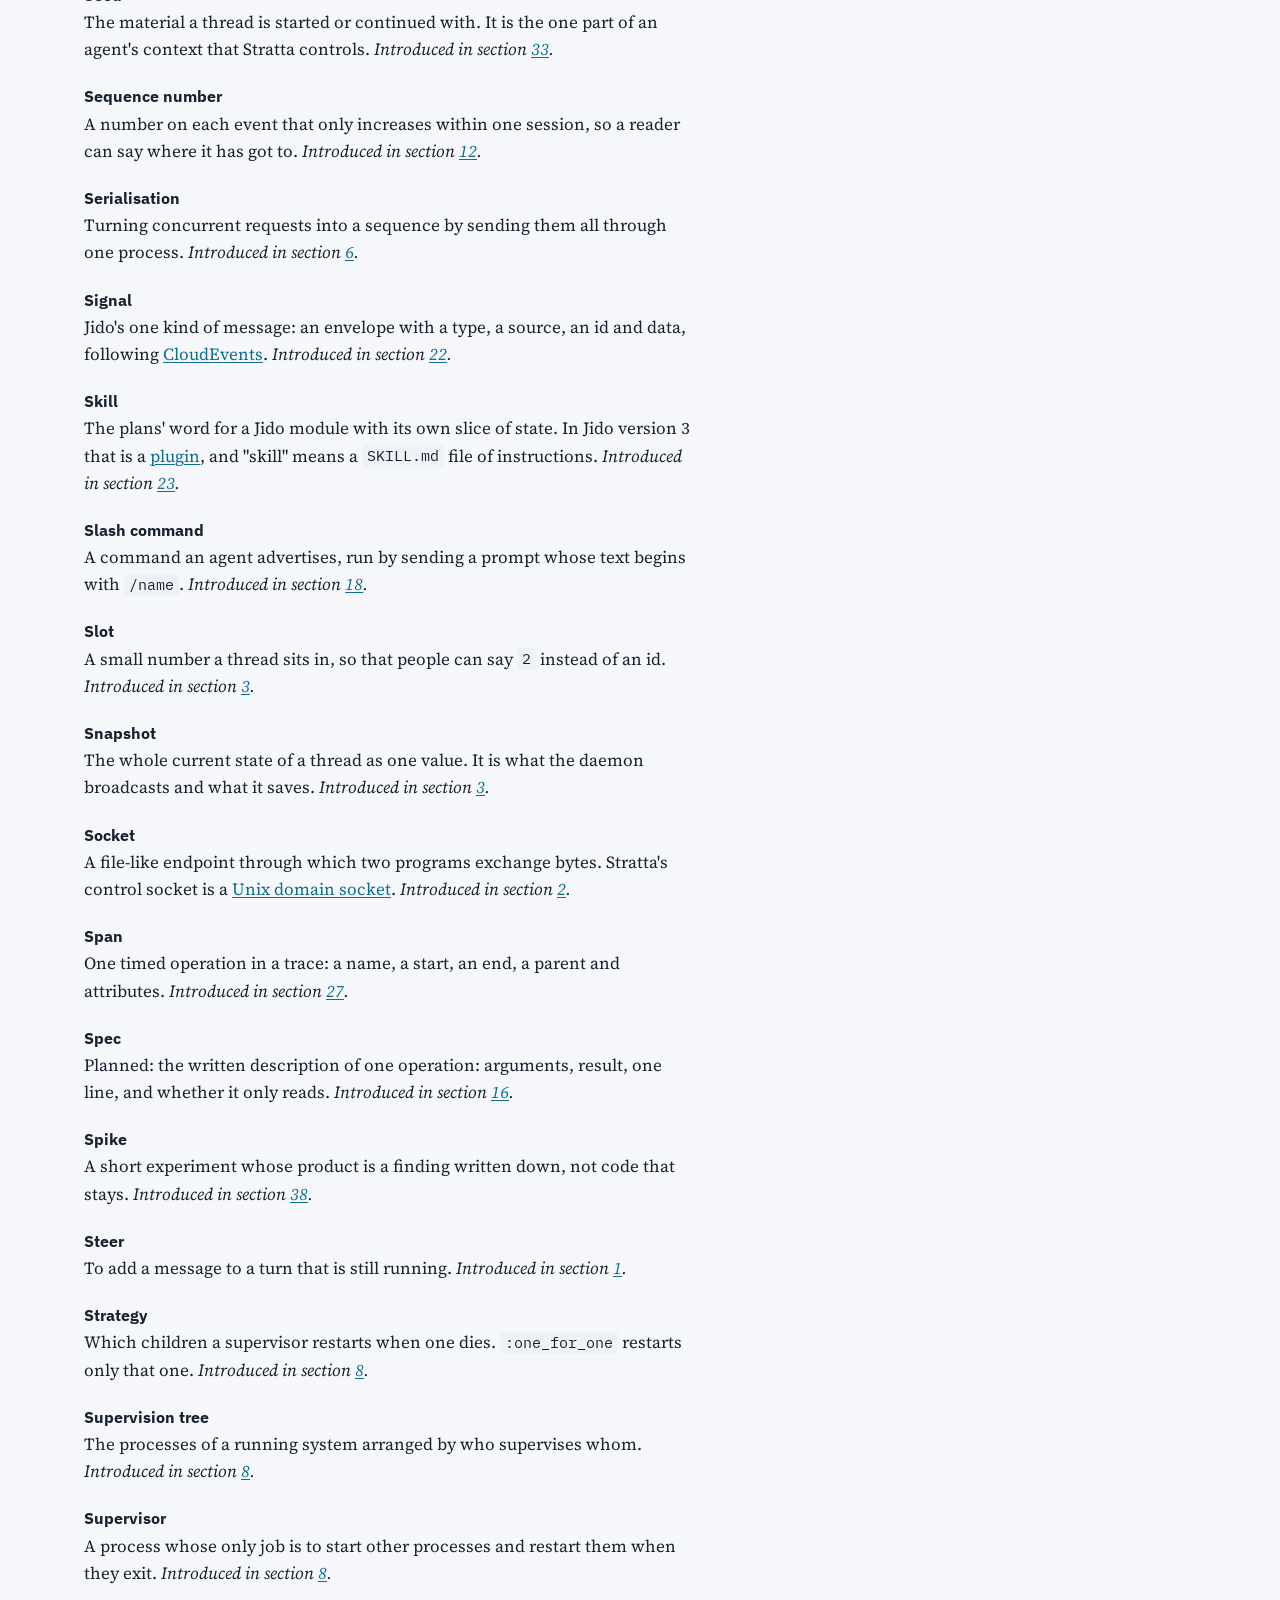
<file: md/docs/tutorial/glossary.html>
<!doctype html>
<html lang="en">
<head>
<meta charset="utf-8">
<meta name="viewport" content="width=device-width, initial-scale=1, viewport-fit=cover">
<title>Glossary · Stratta architecture tutorial</title>
<link rel="preconnect" href="https://fonts.googleapis.com">
<link rel="stylesheet" href="https://fonts.googleapis.com/css2?family=IBM+Plex+Sans:wght@400;600&family=IBM+Plex+Mono:wght@400;600&family=Source+Serif+4:ital,opsz,wght@0,8..60,400;0,8..60,600;1,8..60,400&display=swap">
<link rel="stylesheet" href="assets/style.css">
</head>
<body>
<header class="topbar"><div class="topbar-inner"><a class="brand" href="index.html"><span class="brand-long">Stratta's architecture, from the process up</span><span class="brand-short">Stratta architecture</span></a><nav aria-label="Parts"><a href="index.html">Start</a><a href="part1.html">Part 1</a><a href="part2.html">Part 2</a><a href="part3.html">Part 3</a><a href="part4.html">Part 4</a><a href="part5.html">Part 5</a><a href="part6.html">Part 6</a><a href="part7.html">Part 7</a><a href="part8.html">Part 8</a><a href="glossary.html" aria-current="page">Glossary</a></nav></div></header>
<div class="page">
<main class="prose">
<h1 id="glossary">Glossary</h1>
<p>Every technical term this tutorial uses, A to Z, with the section that introduces it. Built from <code>source/glossary.md</code>; the site check confirms that each term appears in <strong>bold</strong> in the section named here.</p>
<p><strong>Jump to:</strong> <a href="glossary.html#gl-a">A</a> · <a href="glossary.html#gl-b">B</a> · <a href="glossary.html#gl-c">C</a> · <a href="glossary.html#gl-d">D</a> · <a href="glossary.html#gl-e">E</a> · <a href="glossary.html#gl-f">F</a> · <a href="glossary.html#gl-g">G</a> · <a href="glossary.html#gl-h">H</a> · <a href="glossary.html#gl-i">I</a> · <a href="glossary.html#gl-j">J</a> · <a href="glossary.html#gl-l">L</a> · <a href="glossary.html#gl-m">M</a> · <a href="glossary.html#gl-n">N</a> · <a href="glossary.html#gl-o">O</a> · <a href="glossary.html#gl-p">P</a> · <a href="glossary.html#gl-r">R</a> · <a href="glossary.html#gl-s">S</a> · <a href="glossary.html#gl-t">T</a> · <a href="glossary.html#gl-u">U</a> · <a href="glossary.html#gl-v">V</a> · <a href="glossary.html#gl-w">W</a></p>
<h3 id="gl-a" class="gl-letter">A</h3>
<h4 id="g-action">Action</h4>
<p>In Jido, a module with a name, a schema for its parameters and a <code>run/2</code> function. An agent's <a href="glossary.html#g-route">routes</a> say which action handles which signal type. The policy plan's Phase 2 expresses each rule as one. <em>Introduced in section <a href="part5.html#s22">22</a>.</em></p>
<h4 id="g-adapter">Adapter</h4>
<p>A module that tells Jido.Harness how to find and start one agent program and which optional features it has. It implements the <code>Jido.Harness.Adapter</code> <a href="glossary.html#g-behaviour">behaviour</a>. <code>Stratta.DemoAdapter</code> is one. <em>Introduced in section <a href="part4.html#s18">18</a>.</em></p>
<h4 id="g-advisory-job">Advisory job</h4>
<p>A <a href="glossary.html#g-job">job</a> that reports and does not decide whether the run passes. Stratta's Elixir 1.20 jobs are advisory. <em>Introduced in section <a href="part8.html#s41">41</a>.</em></p>
<h4 id="g-agent">Agent</h4>
<p>In Stratta, an installed coding-agent program such as Claude Code or Codex. In Jido the word is wider: any long-lived thing that receives messages, holds state and decides what to do. <em>Introduced in section <a href="part1.html#s1">1</a>.</em></p>
<h4 id="g-agent-client-protocol-acp">Agent Client Protocol (ACP)</h4>
<p>The protocol a coding agent speaks in protocol mode: <a href="glossary.html#g-json-rpc">JSON-RPC</a> messages over its standard input and output, with the program that started it as the client. <em>Introduced in section <a href="part4.html#s18">18</a>.</em></p>
<h4 id="g-agentserver">AgentServer</h4>
<p>Jido's live form of an agent: a process, built on OTP's <code>:gen_statem</code>, that holds an agent value and replaces it at each commit. <em>Introduced in section <a href="part5.html#s22">22</a>.</em></p>
<h4 id="g-ambient-authority">Ambient authority</h4>
<p>A right that comes from where a program runs and who it runs as, not from anything it holds. Today the right to answer a request in Stratta is ambient: being able to open the socket. <em>Introduced in section <a href="part6.html#s29">29</a>.</em></p>
<h4 id="g-append-only-log">Append-only log</h4>
<p>A store to which records are added and in which none is ever changed. A correction is a new record that refers to the old one. <em>Introduced in section <a href="part6.html#s26">26</a>.</em></p>
<h4 id="g-application">Application</h4>
<p>In OTP, a unit that can be started and stopped as a whole: a set of modules and usually a function that starts a supervision tree. Any node that starts the <code>:stratta</code> application is a daemon. <em>Introduced in section <a href="part2.html#s8">8</a>.</em></p>
<h4 id="g-attenuation">Attenuation</h4>
<p>Making a weaker capability from a stronger one. A grant that can be handed on only as something strictly weaker is what makes delegation expressible. <em>Introduced in section <a href="part6.html#s29">29</a>.</em></p>
<h4 id="g-attribute">Attribute</h4>
<p>A key and value attached to a <a href="glossary.html#g-span">span</a>, such as the thread id or who answered. <em>Introduced in section <a href="part6.html#s27">27</a>.</em></p>
<h4 id="g-authority">Authority</h4>
<p>The right to have an action taken on your say. The authority plan makes the authority to answer a request something held and presented. <em>Introduced in section <a href="part6.html#s29">29</a>.</em></p>
<h3 id="gl-b" class="gl-letter">B</h3>
<h4 id="g-back-pressure">Back-pressure</h4>
<p>A slow consumer limiting a fast producer. The socket's coalescer is a mild form: it never holds more than one pending state per thread for a client. <em>Introduced in section <a href="part3.html#s14">14</a>.</em></p>
<h4 id="g-behaviour">Behaviour</h4>
<p>A list of functions a module may promise to provide. The promise is written <code>@behaviour Name</code>, and the compiler checks it. It lets code call a module chosen at run time against a fixed contract. <em>Introduced in section <a href="part5.html#s21">21</a>.</em></p>
<h4 id="g-biscuit">Biscuit</h4>
<p>An open specification for capability tokens: verified with a public key, and attenuable offline by appending restrictions that cannot later be removed. The authority plan names it and says Stratta should not depend on it directly. <em>Introduced in section <a href="part6.html#s29">29</a>.</em></p>
<h4 id="g-blackboard">Blackboard</h4>
<p>A named board of values that several parties read and change. In Jido a reader takes a snapshot with a revision, and a change is refused if the revision has moved, which is <a href="glossary.html#g-optimistic-concurrency">optimistic concurrency</a>. <em>Introduced in section <a href="part5.html#s25">25</a>.</em></p>
<h3 id="gl-c" class="gl-letter">C</h3>
<h4 id="g-call">Call</h4>
<p>A message to a GenServer that waits for a reply, sent with <code>GenServer.call/3</code> and handled by <code>handle_call/3</code>. <em>Introduced in section <a href="part2.html#s6">6</a>.</em></p>
<h4 id="g-callback">Callback</h4>
<p>One of the functions a <a href="glossary.html#g-behaviour">behaviour</a> lists. <code>handle_call/3</code> is a callback of GenServer. <em>Introduced in section <a href="part5.html#s21">21</a>.</em></p>
<h4 id="g-capability">Capability</h4>
<p>An unforgeable token that grants a specific right to whoever presents it. The plans call theirs a <a href="glossary.html#g-grant">grant</a>. <em>Introduced in section <a href="part6.html#s29">29</a>.</em></p>
<h4 id="g-cast">Cast</h4>
<p>A message to a GenServer with no reply, sent with <code>GenServer.cast/2</code>. ThreadServer has none. <em>Introduced in section <a href="part2.html#s6">6</a>.</em></p>
<h4 id="g-child">Child</h4>
<p>A process started and watched by a <a href="glossary.html#g-supervisor">supervisor</a>. <em>Introduced in section <a href="part2.html#s8">8</a>.</em></p>
<h4 id="g-child-specification">Child specification</h4>
<p>The description a supervisor is given for one child: a module, or a module with options, from which it learns how to start and restart the child. <em>Introduced in section <a href="part2.html#s8">8</a>.</em></p>
<h4 id="g-claim">Claim</h4>
<p>In the claim-graph plan, a statement together with its grounds and what was ruled about it, written when a request is answered. Its structure comes from the daemon; one sentence comes from the agent. <em>Introduced in section <a href="part6.html#s33">33</a>.</em></p>
<h4 id="g-cloudevents">CloudEvents</h4>
<p>A public specification for describing events with a common envelope: an id, a source, a type and data. A Jido signal follows it. <em>Introduced in section <a href="part5.html#s22">22</a>.</em></p>
<h4 id="g-coalescing">Coalescing</h4>
<p>Merging a burst of updates into the last one. The daemon holds the latest snapshot per thread for each client and sends it at most every 40 milliseconds. <em>Introduced in section <a href="part3.html#s14">14</a>.</em></p>
<h4 id="g-coding-agent">Coding agent</h4>
<p>A program that carries out a request in a folder of source code by running a language model in a loop of proposed actions and their results. <em>Introduced in section <a href="part1.html#s1">1</a>.</em></p>
<h4 id="g-commit">Commit</h4>
<p>In Jido, the moment in a turn when the runtime replaces the agent with the candidate. Before it, any failure leaves the agent unchanged. After it, nothing can be undone. <em>Introduced in section <a href="part5.html#s22">22</a>.</em></p>
<h4 id="g-confused-deputy">Confused deputy</h4>
<p>A program used by one party with the authority of another. An agent-run shell command calling <code>stratta approve</code> makes the daemon one. <em>Introduced in section <a href="part6.html#s29">29</a>.</em></p>
<h4 id="g-context-window">Context window</h4>
<p>The bounded amount of text a language model can attend to at once. Code mode exists to keep operation descriptions and large results out of it. <em>Introduced in section <a href="part6.html#s32">32</a>.</em></p>
<h4 id="g-continuous-integration">Continuous integration</h4>
<p>CI. A machine that belongs to nobody working on a change, which takes each new version of a repository, builds it from nothing and runs its checks, so that "the tests pass" is a record and not a sentence. <em>Introduced in section <a href="part8.html#s41">41</a>.</em></p>
<h4 id="g-control">Control</h4>
<p>A fault put in on purpose to see a detector go off. A check that has never failed has not been shown to work. <em>Introduced in section <a href="part8.html#s41">41</a>.</em></p>
<h4 id="g-control-plane">Control plane</h4>
<p>The part of a system that tells the operator what the working parts are doing and carries decisions back to them. Stratta is one for coding agents. <em>Introduced in section <a href="part1.html#s1">1</a>.</em></p>
<h4 id="g-correlation">Correlation</h4>
<p>Matching a reply to its request by an id both carry. It is needed on the control socket because pushes arrive between replies. <em>Introduced in section <a href="part4.html#s15">15</a>.</em></p>
<h4 id="g-cursor">Cursor</h4>
<p>A reader's position in a sequence. A reader that keeps one can stop and resume without missing or repeating anything. <em>Introduced in section <a href="part3.html#s12">12</a>.</em></p>
<h3 id="gl-d" class="gl-letter">D</h3>
<h4 id="g-daemon">Daemon</h4>
<p>A long-running program with no user interface. Stratta's is <code>core/</code>: it owns the agents, the threads and their history. <em>Introduced in section <a href="part1.html#s2">2</a>.</em></p>
<h4 id="g-debouncing">Debouncing</h4>
<p>Waiting for a quiet moment before doing expensive work, so that a burst of changes causes one write. <em>Introduced in section <a href="part2.html#s6">6</a>.</em></p>
<h4 id="g-decision-record">Decision record</h4>
<p>Planned: one stored value per answered request, holding the request, the answer, who answered, two times, the evidence as ids, and the ground. <em>Introduced in section <a href="part6.html#s26">26</a>.</em></p>
<h4 id="g-delta">Delta</h4>
<p>A message carrying only what changed. Stratta sends whole <a href="glossary.html#g-snapshot">snapshots</a> instead. <em>Introduced in section <a href="part3.html#s14">14</a>.</em></p>
<h4 id="g-dependency-graph">Dependency graph</h4>
<p>Steps as points, with an arrow from one to another when the second needs the first. <code>next.md</code> is one listing of such a graph. <em>Introduced in section <a href="part7.html#s36">36</a>.</em></p>
<h4 id="g-directive">Directive</h4>
<p>In Jido, a struct that describes an effect, such as emitting a signal or stopping the agent, returned by an action and performed later by the runtime. <em>Introduced in section <a href="part5.html#s22">22</a>.</em></p>
<h4 id="g-durable-run">Durable run</h4>
<p>A stored <a href="glossary.html#g-flow">flow</a> run by <code>Jido.Durable</code>, saved at the boundary of each part so that it can wait and resume. Jido documents it as needing no <a href="glossary.html#g-agentserver">AgentServer</a>. The graphs plan's spike tries one against <code>Stratta.API</code>. <em>Introduced in section <a href="part5.html#s25">25</a>.</em></p>
<h4 id="g-dynamicsupervisor">DynamicSupervisor</h4>
<p>A supervisor that starts with no children and is given them while running. <code>Stratta.ThreadSupervisor</code> is one, with a ThreadServer per open thread. <em>Introduced in section <a href="part2.html#s9">9</a>.</em></p>
<h3 id="gl-e" class="gl-letter">E</h3>
<h4 id="g-environment">Environment</h4>
<p>Where a thread's files and processes live. Today a worktree and a child process on the operator's machine; the environments plan names that as one implementation of a behaviour. <em>Introduced in section <a href="part6.html#s35">35</a>.</em></p>
<h4 id="g-escape-sequence">Escape sequence</h4>
<p>A run of bytes, beginning with the escape character, that instructs a terminal instead of being drawn. <em>Introduced in section <a href="part4.html#s20">20</a>.</em></p>
<h4 id="g-event">Event</h4>
<p>A small record that something happened: a type, a sequence number, a turn and a payload. Jido.Harness turns an agent's messages into events. <em>Introduced in section <a href="part1.html#s3">3</a>.</em></p>
<h4 id="g-event-log">Event log</h4>
<p>The full ordered list of events, kept as the record. Stratta does not keep one; it keeps the folded timeline. A plan of 26 November 2026 proposes one file of events for each thread. <em>Introduced in section <a href="part3.html#s12">12</a>.</em></p>
<h3 id="gl-f" class="gl-letter">F</h3>
<h4 id="g-fail-closed">Fail closed</h4>
<p>To fall back to the most cautious behaviour when something is wrong. A broken rule set answers nothing; a failing hook gives no decision. <em>Introduced in section <a href="part6.html#s28">28</a>.</em></p>
<h4 id="g-fail-open">Fail open</h4>
<p>To fall back to permitting when something is wrong. The opposite of <a href="glossary.html#g-fail-closed">failing closed</a>. <em>Introduced in section <a href="part6.html#s28">28</a>.</em></p>
<h4 id="g-findings">Findings</h4>
<p>The last section of every plan, empty until its spike or first phase has run and written down what it found. <em>Introduced in section <a href="part7.html#s38">38</a>.</em></p>
<h4 id="g-flow">Flow</h4>
<p>In Jido, a named graph of calls to <a href="glossary.html#g-action">actions</a>, written as data: each part names an action and says where its parameters come from. It can be checked before it runs and stored as JSON. <em>Introduced in section <a href="part5.html#s25">25</a>.</em></p>
<h4 id="g-flow-wait">Flow wait</h4>
<p>A part of a <a href="glossary.html#g-flow">flow</a> that suspends it until an event arrives or a time passes. The waiting flow saves its position and holds no process. <em>Introduced in section <a href="part5.html#s25">25</a>.</em></p>
<h4 id="g-formatter">Formatter</h4>
<p>The tool that rewrites source into one standard layout. The gate checks that every file is already in that layout. <em>Introduced in section <a href="part8.html#s41">41</a>.</em></p>
<h4 id="g-framing">Framing</h4>
<p>The rule by which a stream of bytes is divided into messages. Stratta's is a <a href="glossary.html#g-length-prefix">length prefix</a>. <em>Introduced in section <a href="part4.html#s15">15</a>.</em></p>
<h4 id="g-front-end">Front end</h4>
<p>A user interface that shows what the daemon holds and sends it commands. Stratta has two: the app in <code>gui/</code> and the <code>stratta</code> command in <code>tui/</code>. <em>Introduced in section <a href="part1.html#s2">2</a>.</em></p>
<h3 id="gl-g" class="gl-letter">G</h3>
<h4 id="g-gate">Gate</h4>
<p>A phase whose result decides whether the rest of a plan happens at all. <em>Introduced in section <a href="part7.html#s38">38</a>.</em></p>
<h4 id="g-genserver">GenServer</h4>
<p>OTP's standard pattern for a process that keeps state and handles one message at a time through callbacks you write. <em>Introduced in section <a href="part2.html#s6">6</a>.</em></p>
<h4 id="g-grant">Grant</h4>
<p>The authority plan's capability: something an answer must present. First a local secret, later narrowed, signed, and verifiable across machines. <em>Introduced in section <a href="part6.html#s29">29</a>.</em></p>
<h4 id="g-grapheme">Grapheme</h4>
<p>What a reader sees as one character, however many code points encode it. The composer plan keeps its cursor as a grapheme index. <em>Introduced in section <a href="part4.html#s20">20</a>.</em></p>
<h3 id="gl-h" class="gl-letter">H</h3>
<h4 id="g-hand-off">Hand-off</h4>
<p>Continuing a thread under a different agent in the same folder. Today the new thread is seeded with the tail of the old transcript. <em>Introduced in section <a href="part6.html#s33">33</a>.</em></p>
<h4 id="g-headless-thread">Headless thread</h4>
<p>A thread in which the daemon runs the agent in protocol mode and Stratta draws everything. Every thread is headless today. <em>Introduced in section <a href="part4.html#s18">18</a>.</em></p>
<h4 id="g-hook">Hook</h4>
<p>A command an agent runs at a named moment in its own work, passing a description of the moment and, for some moments, reading a decision back. <em>Introduced in section <a href="part4.html#s19">19</a>.</em></p>
<h3 id="gl-i" class="gl-letter">I</h3>
<h4 id="g-idempotent">Idempotent</h4>
<p>Able to be done any number of times with the same result as once. <code>ensure_started/1</code> is. <em>Introduced in section <a href="part2.html#s9">9</a>.</em></p>
<h3 id="gl-j" class="gl-letter">J</h3>
<h4 id="g-jido">Jido</h4>
<p>A framework for building agents on the BEAM. The policy plan uses it for one job: answering permission requests. <em>Introduced in section <a href="part5.html#s22">22</a>.</em></p>
<h4 id="g-job">Job</h4>
<p>One fresh machine doing one list of steps inside a run of a <a href="glossary.html#g-workflow">workflow</a>. Stratta's has six: three projects on two versions of Elixir. <em>Introduced in section <a href="part8.html#s41">41</a>.</em></p>
<h4 id="g-json-rpc">JSON-RPC</h4>
<p>A convention for requests and responses as JSON objects: a request has a method, parameters and an id; a response carries the same id. <em>Introduced in section <a href="part4.html#s18">18</a>.</em></p>
<h3 id="gl-l" class="gl-letter">L</h3>
<h4 id="g-length-prefix">Length prefix</h4>
<p>Framing in which each message is preceded by its length. Stratta's is four bytes, handled by the runtime's <code>packet: 4</code> option. <em>Introduced in section <a href="part4.html#s15">15</a>.</em></p>
<h4 id="g-let-it-crash">Let it crash</h4>
<p>The habit of handling only the failures code can do something useful about, and letting a supervisor replace a process that meets any other. <em>Introduced in section <a href="part2.html#s7">7</a>.</em></p>
<h4 id="g-link">Link</h4>
<p>A two-way connection between processes: if either exits abnormally, the other receives an exit signal. <em>Introduced in section <a href="part2.html#s7">7</a>.</em></p>
<h4 id="g-lock-file">Lock file</h4>
<p>The file that records the exact version of each dependency, so that every build uses the same ones. <em>Introduced in section <a href="part8.html#s41">41</a>.</em></p>
<h3 id="gl-m" class="gl-letter">M</h3>
<h4 id="g-mailbox">Mailbox</h4>
<p>The queue of messages other processes have sent to a process. <em>Introduced in section <a href="part2.html#s5">5</a>.</em></p>
<h4 id="g-measure">Measure</h4>
<p>One of five numbers the telemetry plan derives from spans: waiting time, rework, cost to a decision, automatic share and grounding. <em>Introduced in section <a href="part6.html#s27">27</a>.</em></p>
<h4 id="g-monitor">Monitor</h4>
<p>A one-way watch: the watcher receives a <code>:DOWN</code> message when the watched process exits, and carries on. <em>Introduced in section <a href="part2.html#s7">7</a>.</em></p>
<h4 id="g-mutant">Mutant</h4>
<p>A copy of a module with one small change, made to find out whether any test notices. <em>Introduced in section <a href="part8.html#s41">41</a>.</em></p>
<h3 id="gl-n" class="gl-letter">N</h3>
<h4 id="g-nif">NIF</h4>
<p>A native implemented function: foreign code loaded into the virtual machine itself. A crash in one can bring down the node, which is why agents are run behind <a href="glossary.html#g-port">ports</a> instead. <em>Introduced in section <a href="part4.html#s17">17</a>.</em></p>
<h4 id="g-node">Node</h4>
<p>A running instance of the Erlang virtual machine. Processes in one node can call each other's functions and send each other messages directly. <em>Introduced in section <a href="part1.html#s2">2</a>.</em></p>
<h4 id="g-notification">Notification</h4>
<p>A <a href="glossary.html#g-json-rpc">JSON-RPC</a> request with no id, to which no response is expected. <code>session/update</code> is one. <em>Introduced in section <a href="part4.html#s18">18</a>.</em></p>
<h3 id="gl-o" class="gl-letter">O</h3>
<h4 id="g-opentelemetry">OpenTelemetry</h4>
<p>The vendor-neutral standard for producing traces and metrics, with agreed names for common attributes. <em>Introduced in section <a href="part6.html#s27">27</a>.</em></p>
<h4 id="g-operation">Operation</h4>
<p>A named thing the daemon can be asked to do, with JSON-shaped arguments and result. <code>Stratta.API</code> has twenty-one, and the set is closed. <em>Introduced in section <a href="part4.html#s16">16</a>.</em></p>
<h4 id="g-operation-registry">Operation registry</h4>
<p>In the behaviour-shaped UI plan, the operation specs together with the plugins a thread has: the one description from which the app, the terminal client and a model's tool list are drawn. <em>Introduced in section <a href="part6.html#s31">31</a>.</em></p>
<h4 id="g-operator">Operator</h4>
<p>The person using Stratta. <em>Introduced in section <a href="part1.html#s1">1</a>.</em></p>
<h4 id="g-optimistic-concurrency">Optimistic concurrency</h4>
<p>Proceeding without a lock and checking at the last moment that nothing changed. The planned <code>file.write</code> carries a hash of what was read and is refused if the file has changed. <em>Introduced in section <a href="part6.html#s35">35</a>.</em></p>
<h4 id="g-osc">OSC</h4>
<p>Operating system command: a family of escape sequences that carry data to the terminal program and draw nothing. <em>Introduced in section <a href="part4.html#s20">20</a>.</em></p>
<h4 id="g-osc-8">OSC 8</h4>
<p>The escape sequence that marks a span of text as a link to a URL that is not itself displayed. <em>Introduced in section <a href="part4.html#s20">20</a>.</em></p>
<h4 id="g-otlp">OTLP</h4>
<p>OpenTelemetry's wire protocol for sending traces to a tool that stores or draws them. <em>Introduced in section <a href="part6.html#s27">27</a>.</em></p>
<h3 id="gl-p" class="gl-letter">P</h3>
<h4 id="g-pane-thread">Pane thread</h4>
<p>Planned: a thread whose agent runs its own interface in a terminal pane and reports to the daemon through hooks. <em>Introduced in section <a href="part4.html#s19">19</a>.</em></p>
<h4 id="g-permission-request">Permission request</h4>
<p>An agent's question, before an action, whether it may perform it. Its turn does not continue until somebody answers. <em>Introduced in section <a href="part1.html#s1">1</a>.</em></p>
<h4 id="g-pid">Pid</h4>
<p>A process identifier. A restarted process has a new one, so Stratta finds processes by name. <em>Introduced in section <a href="part2.html#s9">9</a>.</em></p>
<h4 id="g-plugin">Plugin</h4>
<p>In Jido version 3, one module that adds a capability to an agent through optional callbacks, including a state field it owns. It is what the plans call a skill. <em>Introduced in section <a href="part5.html#s23">23</a>.</em></p>
<h4 id="g-policy">Policy</h4>
<p>The set of rules that may answer a permission request without a person. <em>Introduced in section <a href="part6.html#s28">28</a>.</em></p>
<h4 id="g-port">Port</h4>
<p>The runtime's interface to a program that is not Erlang: the program's output and exit arrive as messages to the port's owner. <em>Introduced in section <a href="part4.html#s17">17</a>.</em></p>
<h4 id="g-process">Process</h4>
<p>A unit of execution scheduled by the virtual machine, with private memory and a mailbox. <em>Introduced in section <a href="part2.html#s5">5</a>.</em></p>
<h4 id="g-process-group">Process group</h4>
<p>An operating-system grouping that lets a signal be sent to a program and its descendants together. <em>Introduced in section <a href="part4.html#s17">17</a>.</em></p>
<h4 id="g-projection">Projection</h4>
<p>A value computed by folding a list of events: one view of what happened. The timeline is the projection a chat screen needs. <em>Introduced in section <a href="part3.html#s11">11</a>.</em></p>
<h4 id="g-provenance">Provenance</h4>
<p>Being traceable to where it came from. A decision record has it because every field is stated by the agent's protocol or observed by the daemon. <em>Introduced in section <a href="part6.html#s26">26</a>.</em></p>
<h4 id="g-provider">Provider</h4>
<p>The configuration that knows how to start one agent program. <em>Introduced in section <a href="part1.html#s1">1</a>.</em></p>
<h4 id="g-pseudo-terminal">Pseudo-terminal</h4>
<p>A pair of connected endpoints from the operating system: one behaves like a terminal to the program attached to it, the other is read and written by a controlling program. <em>Introduced in section <a href="part4.html#s20">20</a>.</em></p>
<h4 id="g-publish-and-subscribe">Publish and subscribe</h4>
<p>The pattern in which interested processes subscribe to a named topic and a process with news broadcasts to it. PubSub for short. <em>Introduced in section <a href="part3.html#s13">13</a>.</em></p>
<h4 id="g-pure-core">Pure core</h4>
<p>The arrangement in which state is computed by pure functions and a small process around them receives messages, saves and broadcasts. <em>Introduced in section <a href="part3.html#s11">11</a>.</em></p>
<h4 id="g-pure-function">Pure function</h4>
<p>A function whose result depends only on its arguments and which changes nothing outside itself. <em>Introduced in section <a href="part3.html#s11">11</a>.</em></p>
<h3 id="gl-r" class="gl-letter">R</h3>
<h4 id="g-raw-mode">Raw mode</h4>
<p>A terminal setting in which every key is delivered to the program as it is pressed. <em>Introduced in section <a href="part4.html#s20">20</a>.</em></p>
<h4 id="g-record-graph">Record graph</h4>
<p>The graphs plan's name for what the decision, claims and context plans build together: decisions, the events behind them, claims, and the seeds made from claims. The daemon writes all of it. <em>Introduced in section <a href="part6.html#s34">34</a>.</em></p>
<h4 id="g-reducer">Reducer</h4>
<p>A function of the shape <code>(state, event) -&gt; state</code>. <code>Timeline.apply_event/2</code> is one. <em>Introduced in section <a href="part3.html#s11">11</a>.</em></p>
<h4 id="g-reduction">Reduction</h4>
<p>The unit of the scheduler's budget, roughly one function call. A process that spends its budget is switched out. <em>Introduced in section <a href="part2.html#s5">5</a>.</em></p>
<h4 id="g-registry">Registry</h4>
<p>A table from keys to processes that removes an entry when its process exits. <code>Stratta.ThreadRegistry</code> maps thread ids to ThreadServers; Phoenix.PubSub is built on one. <em>Introduced in section <a href="part2.html#s9">9</a>.</em></p>
<h4 id="g-request-name">Request name</h4>
<p>A slot number and a letter, such as <code>2a</code>, naming one permission request for good. <em>Introduced in section <a href="part1.html#s3">3</a>.</em></p>
<h4 id="g-resolved-path">Resolved path</h4>
<p>A path turned into the absolute path it actually refers to. "Inside the folder" must be judged after resolving. <em>Introduced in section <a href="part6.html#s28">28</a>.</em></p>
<h4 id="g-restart-value">Restart value</h4>
<p>When a supervisor restarts a child: <code>:permanent</code> always, <code>:transient</code> only after an abnormal exit, <code>:temporary</code> never. ThreadServer is transient. <em>Introduced in section <a href="part2.html#s8">8</a>.</em></p>
<h4 id="g-reviewer">Reviewer</h4>
<p>Planned: a second thread that answers referable requests under a narrowed grant, with its reasons recorded. <em>Introduced in section <a href="part6.html#s30">30</a>.</em></p>
<h4 id="g-route">Route</h4>
<p>In a Jido agent, the mapping from a signal type to the action that handles it. <em>Introduced in section <a href="part5.html#s22">22</a>.</em></p>
<h4 id="g-route-a">Route A</h4>
<p>ThreadServer keeps the Harness session; a plain Jido agent beside it holds only the rules. <em>Introduced in section <a href="part5.html#s24">24</a>.</em></p>
<h4 id="g-route-b">Route B</h4>
<p>A Jido agent with the Harness plugin owns the session and becomes the thread; ThreadServer becomes its client. <em>Introduced in section <a href="part5.html#s24">24</a>.</em></p>
<h4 id="g-rule">Rule</h4>
<p>A match on the shape of a request and an answer: allow, deny or ask. Rules are tried in order and the first match wins. <em>Introduced in section <a href="part6.html#s28">28</a>.</em></p>
<h4 id="g-runic">Runic</h4>
<p>A separate Elixir library for dataflow graphs. Jido compiles a <a href="glossary.html#g-flow">flow</a> to a Runic graph in order to run it. The version Jido requires is an alpha. <em>Introduced in section <a href="part5.html#s25">25</a>.</em></p>
<h3 id="gl-s" class="gl-letter">S</h3>
<h4 id="g-sandbox">Sandbox</h4>
<p>An environment in which untrusted code runs with almost no ability to affect anything outside it. In code mode, where a model's scripts run. <em>Introduced in section <a href="part6.html#s32">32</a>.</em></p>
<h4 id="g-search-and-execute">Search and execute</h4>
<p>Code mode's two tools: one finds operations and returns their signatures, the other runs a script written against a library generated from the operation specs. <em>Introduced in section <a href="part6.html#s32">32</a>.</em></p>
<h4 id="g-seed">Seed</h4>
<p>The material a thread is started or continued with. It is the one part of an agent's context that Stratta controls. <em>Introduced in section <a href="part6.html#s33">33</a>.</em></p>
<h4 id="g-sequence-number">Sequence number</h4>
<p>A number on each event that only increases within one session, so a reader can say where it has got to. <em>Introduced in section <a href="part3.html#s12">12</a>.</em></p>
<h4 id="g-serialisation">Serialisation</h4>
<p>Turning concurrent requests into a sequence by sending them all through one process. <em>Introduced in section <a href="part2.html#s6">6</a>.</em></p>
<h4 id="g-signal">Signal</h4>
<p>Jido's one kind of message: an envelope with a type, a source, an id and data, following <a href="glossary.html#g-cloudevents">CloudEvents</a>. <em>Introduced in section <a href="part5.html#s22">22</a>.</em></p>
<h4 id="g-skill">Skill</h4>
<p>The plans' word for a Jido module with its own slice of state. In Jido version 3 that is a <a href="glossary.html#g-plugin">plugin</a>, and "skill" means a <code>SKILL.md</code> file of instructions. <em>Introduced in section <a href="part5.html#s23">23</a>.</em></p>
<h4 id="g-slash-command">Slash command</h4>
<p>A command an agent advertises, run by sending a prompt whose text begins with <code>/name</code>. <em>Introduced in section <a href="part4.html#s18">18</a>.</em></p>
<h4 id="g-slot">Slot</h4>
<p>A small number a thread sits in, so that people can say <code>2</code> instead of an id. <em>Introduced in section <a href="part1.html#s3">3</a>.</em></p>
<h4 id="g-snapshot">Snapshot</h4>
<p>The whole current state of a thread as one value. It is what the daemon broadcasts and what it saves. <em>Introduced in section <a href="part1.html#s3">3</a>.</em></p>
<h4 id="g-socket">Socket</h4>
<p>A file-like endpoint through which two programs exchange bytes. Stratta's control socket is a <a href="glossary.html#g-unix-domain-socket">Unix domain socket</a>. <em>Introduced in section <a href="part1.html#s2">2</a>.</em></p>
<h4 id="g-span">Span</h4>
<p>One timed operation in a trace: a name, a start, an end, a parent and attributes. <em>Introduced in section <a href="part6.html#s27">27</a>.</em></p>
<h4 id="g-spec">Spec</h4>
<p>Planned: the written description of one operation: arguments, result, one line, and whether it only reads. <em>Introduced in section <a href="part4.html#s16">16</a>.</em></p>
<h4 id="g-spike">Spike</h4>
<p>A short experiment whose product is a finding written down, not code that stays. <em>Introduced in section <a href="part7.html#s38">38</a>.</em></p>
<h4 id="g-steer">Steer</h4>
<p>To add a message to a turn that is still running. <em>Introduced in section <a href="part1.html#s1">1</a>.</em></p>
<h4 id="g-strategy">Strategy</h4>
<p>Which children a supervisor restarts when one dies. <code>:one_for_one</code> restarts only that one. <em>Introduced in section <a href="part2.html#s8">8</a>.</em></p>
<h4 id="g-supervision-tree">Supervision tree</h4>
<p>The processes of a running system arranged by who supervises whom. <em>Introduced in section <a href="part2.html#s8">8</a>.</em></p>
<h4 id="g-supervisor">Supervisor</h4>
<p>A process whose only job is to start other processes and restart them when they exit. <em>Introduced in section <a href="part2.html#s8">8</a>.</em></p>
<h3 id="gl-t" class="gl-letter">T</h3>
<h4 id="g-task">Task</h4>
<p>A short-lived process that runs one function and exits. <em>Introduced in section <a href="part2.html#s10">10</a>.</em></p>
<h4 id="g-task-supervisor">Task.Supervisor</h4>
<p>A supervisor for tasks, so that they belong to the tree and are cleaned up with it. <em>Introduced in section <a href="part2.html#s10">10</a>.</em></p>
<h4 id="g-the-gate">The gate</h4>
<p>The commands every change to Stratta must pass, in each of its three projects: two compiles with warnings treated as errors, the format check, and the tests. Not the same as a <a href="glossary.html#g-gate">gate</a> in a plan. <em>Introduced in section <a href="part8.html#s41">41</a>.</em></p>
<h4 id="g-thread">Thread</h4>
<p>Stratta's unit: one conversation with one agent in one working folder, with everything that happened in it. <em>Introduced in section <a href="part1.html#s1">1</a>.</em></p>
<h4 id="g-timeline">Timeline</h4>
<p>The ordered list of things to show for a thread, folded from events by <code>Stratta.Timeline</code>. <em>Introduced in section <a href="part1.html#s3">3</a>.</em></p>
<h4 id="g-tool">Tool</h4>
<p>An action an agent can take during a turn: reading a file, editing one, running a command. <em>Introduced in section <a href="part1.html#s1">1</a>.</em></p>
<h4 id="g-topic">Topic</h4>
<p>A name that processes subscribe to and broadcast on. Stratta has <code>thread:&lt;id&gt;</code>, <code>threads</code> and <code>current</code>. <em>Introduced in section <a href="part3.html#s13">13</a>.</em></p>
<h4 id="g-topological-order">Topological order</h4>
<p>A listing of a dependency graph that never puts a step before something it needs. <em>Introduced in section <a href="part7.html#s36">36</a>.</em></p>
<h4 id="g-topology">Topology</h4>
<p>In Jido, an agent's declaration of member agents that start when it starts, and of connections that route one member's output signals to another. <em>Introduced in section <a href="part5.html#s25">25</a>.</em></p>
<h4 id="g-trace">Trace</h4>
<p>A tree of timed operations making up one piece of work. The telemetry plan exports a thread as one. <em>Introduced in section <a href="part6.html#s27">27</a>.</em></p>
<h4 id="g-trapping-exits">Trapping exits</h4>
<p>Choosing to receive exit signals as messages. Only a process that traps exits has its <code>terminate/2</code> run when a supervisor shuts it down. <em>Introduced in section <a href="part2.html#s7">7</a>.</em></p>
<h4 id="g-turn">Turn</h4>
<p>One loop of a coding agent, from a request to the point where it waits for the next. Jido uses the word for one signal handled by one agent. <em>Introduced in section <a href="part1.html#s1">1</a>.</em></p>
<h3 id="gl-u" class="gl-letter">U</h3>
<h4 id="g-unix-domain-socket">Unix domain socket</h4>
<p>A socket named by a path in the file system and reachable only from the same machine. The file's permissions decide who may connect. <em>Introduced in section <a href="part4.html#s15">15</a>.</em></p>
<h3 id="gl-v" class="gl-letter">V</h3>
<h4 id="g-via-tuple">Via tuple</h4>
<p>A name of the form <code>{:via, Registry, {registry, key}}</code> that GenServer resolves through a registry at each call. <em>Introduced in section <a href="part2.html#s9">9</a>.</em></p>
<h4 id="g-view-command">View command</h4>
<p>In the planned command language, a line only a front end can carry out, such as showing the diff. <em>Introduced in section <a href="part6.html#s31">31</a>.</em></p>
<h3 id="gl-w" class="gl-letter">W</h3>
<h4 id="g-warning">Warning</h4>
<p>What a compiler reports about code that will run and looks wrong, such as a variable never read or a branch never taken. Stratta's gate treats any warning as a failure. <em>Introduced in section <a href="part8.html#s41">41</a>.</em></p>
<h4 id="g-workflow">Workflow</h4>
<p>The file that tells GitHub's machines what to run and when. Stratta's is <code>.github/workflows/ci.yml</code>. <em>Introduced in section <a href="part8.html#s41">41</a>.</em></p>
<h4 id="g-work-graph">Work graph</h4>
<p>The graphs plan's name for work arranged across threads: threads as points, with a line from one to another when the first one's outcome is the reason the second was started. <em>Introduced in section <a href="part6.html#s34">34</a>.</em></p>
<h4 id="g-worktree">Worktree</h4>
<p>A second checkout of the same git repository in another folder. A thread can have its own so that parallel threads do not edit each other's files. <em>Introduced in section <a href="part1.html#s1">1</a>.</em></p>
<h2 id="sources">Sources</h2>
<p>This tutorial was written by an AI model (Claude) on 25 November 2026, at the request of the repository's owner, from <code>next.md</code> and <code>plans/</code> in the Stratta repository. <a class="xref" href="part5.html#s25">Section 25</a> and <a class="xref" href="part6.html#s34">section 34</a>, the end of <a class="xref" href="part3.html#s12">section 12</a> and two items of <a class="xref" href="part7.html#s40">section 40</a> were added on 26 November 2026. What follows says what each statement rests on. The same information, claim by claim, is in <code>research/source-checks.md</code>, and the commands and output behind the checks are in <code>research/verify/</code>.</p>
<p><strong>Stratta.</strong> <code>markreveley/stratta</code>, main branch at commit <code>a7c451f</code> (25 November 2026), cloned and read directly. Read in full: <code>next.md</code>, <code>README.md</code>, <code>core/README.md</code>, all sixteen files in <code>plans/</code>, and in <code>core/lib/stratta/</code> the modules <code>application.ex</code>, <code>thread_server.ex</code>, <code>timeline.ex</code>, <code>store.ex</code>, <code>api.ex</code>, <code>socket.ex</code>, <code>providers.ex</code> and <code>demo_adapter.ex</code>. Read in part: <code>threads.ex</code> (slots, thread creation, hand-off, deletion), <code>tui/lib/stratta/tui/client.ex</code> and <code>app.ex</code> in full and the openings of <code>status.ex</code> and <code>term.ex</code>, and in <code>gui/</code> the two application modules, <code>mix.exs</code>, and the subscription lines of <code>app_live.ex</code>. Not read: <code>git.ex</code>, the demo agent's script, and most of the terminal client and the app. Where the tutorial describes those (for example how <code>Render</code> measures text), it repeats what the plans say under their own heading "Checked in the code on 2026-11-25".</p>
<p><strong>Stratta, 26 November 2026.</strong> <a class="xref" href="part1.html#s4">section 4</a> and <a class="xref" href="part7.html">Part 7</a> follow <code>next.md</code> and the plans as they stood after that day's reordering. <a class="xref" href="part5.html#s25">section 25</a>, <a class="xref" href="part6.html#s34">section 34</a>, the end of <a class="xref" href="part3.html#s12">section 12</a> and two items of <a class="xref" href="part7.html#s40">section 40</a> follow two plans written later the same day, <code>md/plans/2026-11-26-event-log/event-log.md</code> and <code>md/plans/2026-11-26-graphs/graphs.md</code>, and the sentences added to seven other plans and to <code>next.md</code> with them. Those were written in the same working session as these sections, by the same author, and are read here at commit <code>2846650</code> on Stratta's <code>main</code>. The plan <code>md/plans/2026-11-26-adversarial-boundaries/adversarial-boundaries.md</code> is also at that commit and is not described in this tutorial.</p>
<p><strong>Stratta, 27 and 28 November 2026.</strong> The step numbers in <a class="xref" href="part7.html">Part 7</a> are looked up in <code>next.md</code> when the pages are built. Eleven steps are newer than the rest of this tutorial and are named in <a class="xref" href="part7.html#s36">section 36</a>, not described. Stratta's documents are under <code>md/</code>, and this tutorial is among them. Since commit <code>2846650</code> the code has changed in two ways, neither to what it does: every comment was removed from it, and four test files give the repositories they create a git identity. The excerpts, now nine, are checked against the current code.</p>
<p><strong><a class="xref" href="part8.html">Part 8</a>, 28 November 2026.</strong> Written from the workflow file at commit <code>1c021fb</code> and from the logs of five runs of it on GitHub Actions, which the author read: 46127403061, 46127755300 and 46128070616 on <code>main</code>, and 46127742404 and 46128194603 on two control branches. The figure for mutants is from the spike in <code>md/analysis/2026-11-27-verification-design/</code>, run on the timeline module by itself on Elixir 1.14.0. Nothing in <a class="xref" href="part8.html">Part 8</a> was run on the author's own machine except the script that seeds the control's faults.</p>
<p><strong>Stratta's code excerpts.</strong> Each excerpt whose title begins "Stratta:" was compared with the named file at that commit by <code>scripts/check_excerpts.py</code>, ignoring indentation. The result is <code>research/verify/stratta-excerpts.txt</code>.</p>
<p><strong>Stratta was not run; one of its modules was.</strong> Stratta requires Elixir 1.19 on Erlang/OTP 28. The authoring environment could install only Elixir 1.14.0 on OTP 25, from its system package archive, and could not reach the Hex package registry. The output from Stratta's code in this tutorial is in <a class="xref" href="part3.html#s12">section 12</a>: <code>core/lib/stratta/timeline.ex</code>, loaded unchanged and by itself beside a stand-in for the <code>Jido.Harness.Event</code> struct, run across two lifetimes of the virtual machine by <code>scripts/check_timeline_ids.sh</code>. There are two transcripts: <code>research/verify/timeline-ids-before.txt</code>, against Stratta at <code>f102429</code>, the commit before the repair, and <code>research/verify/timeline-ids.txt</code>, against <code>2846650</code>. Neither has been run on the versions Stratta requires. The repair in Stratta was written in the same working session as <a class="xref" href="part3.html#s12">section 12</a>, by the same author. Of the seven observations in <a class="xref" href="part7.html#s40">section 40</a>, that one was run and the other six are from reading.</p>
<p><strong>The labs.</strong> The seven scripts under <code>solutions/</code> were run with Elixir 1.14.0 on Erlang/OTP 25: forty-five tests, no failures, no compiler warnings. The exercise files compile and fail every test, as stubs should. Transcripts: <code>research/verify/labs-solutions.txt</code> and <code>labs-exercises.txt</code>. One early repeat run of the supervision lab did not report a clean pass, and its output was not kept. In 160 further runs, 120 of them under load, it always passed; its timing margins were then widened, and 40 runs of the final version all passed. The labs use nothing newer than Elixir 1.14, and they have not been run on the versions Stratta itself requires. Lab code shown on the pages is cut from <code>solutions/</code> by the build script.</p>
<p><strong>Jido.</strong> <code>agentjido/jido</code>, main branch at commit <code>14424fe</code> (24 November 2026), version <code>3.0.0-beta.3</code>, cloned and read directly: <code>README.md</code>, the dependency list in <code>mix.exs</code>, and from <code>guides/</code>: <em>Definitions and Runtime</em>, <em>OTP Concepts for Jido</em> and <em>Life of a Signal</em> in full; the first half of <em>Turns and Effects</em> and of <em>Plugin Design</em>; the opening of <em>CloudEvents Context</em>; the table of built-in directives; and the passages of the migration guide and the tools guide that mention skills. <a class="xref" href="part5.html#s22">section 22</a> and <a class="xref" href="part5.html#s23">section 23</a> rest on these. For <a class="xref" href="part5.html#s25">section 25</a>, read on 26 November 2026 at the same commit: the guides <em>Flows</em> and <em>Composition Vocabulary</em> in full; the first part of <em>Flow Waits</em>, <em>Dynamic Flows</em>, <em>Flow Identity</em>, <em>Durability Model</em>, <em>Durable Topology</em> and <em>Local Stores</em>; the note on untrusted names in <em>Authoring Runtime Data</em>; and the opening module documentation of <code>flow.ex</code>, <code>durable.ex</code>, <code>blackboard.ex</code>, <code>statechart.ex</code>, <code>behavior_tree.ex</code>, <code>thread.ex</code>, <code>trace.ex</code>, <code>expr.ex</code> and <code>catalog.ex</code>. The excerpt in <a class="xref" href="part5.html#s25">section 25</a> was copied from the waits guide at that commit. Jido was not compiled or run.</p>
<p><strong>Jido.Harness.</strong> <code>agentjido/jido_harness</code>, main branch at commit <code>f810a4c</code> (25 November 2026), version <code>3.0.0-rc.1</code>, cloned and read directly: <code>README.md</code>, the guides <em>Overview</em>, <em>Wrap a coding agent in Jido V3</em> and the architecture reference in full, the first part of <em>Interactive sessions</em>, the opening of <code>plugin.ex</code>, the function heads of <code>plugin/command.ex</code>, and the <code>pty</code> option in <code>process/spec.ex</code>.</p>
<p><strong>Reactor, Runic and Journey.</strong> For the last sentences of <a class="xref" href="part6.html#s34">section 34</a>, cloned and read directly on 26 November 2026: <code>ash-project/reactor</code> at <code>7b4134c</code> (1.0.8), its README, the list of step kinds, and the return values of <code>Reactor.run/4</code>; <code>zblanco/runic</code> at <code>0c15a9c</code> (0.1.0-alpha.13), its README; <code>markmark206/journey</code> at <code>fe8e90d</code> (0.11.1), its README and dependency list. None was compiled or run.</p>
<p><strong>Writing about graphs.</strong> The statements in <a class="xref" href="part6.html#s34">section 34</a> about where the phrase came from, the account of three years of building with graphs (LangChain's, of July 2026), and the study of 180 arrangements (arXiv 2512.08296) rest on search-result excerpts and on a tool that returns a model's answers about a page, not on the pages themselves. The graphs plan links each one.</p>
<p><strong>The BEAM Book.</strong> Erik Stenman, <code>happi/theBeamBook</code> at commit <code>b7ba61b</code> (25 September 2026), cloned and read directly: in <em>Processes</em>, the sections "What is a Process?", "Processes Are Just Memory" and "Mailboxes and Message Passing"; in <em>Scheduling</em>, "Reductions"; in <em>IO, Ports and Networking</em>, "Ports" and "Different Types of Ports"; in <em>Interfacing Other Languages</em>, the introduction and "Safe Ways of Interfacing C Code". <a class="xref" href="part2.html#s5">section 5</a> and <a class="xref" href="part4.html#s17">section 17</a> rest on these.</p>
<p><strong>Phoenix.PubSub.</strong> <code>phoenixframework/phoenix_pubsub</code> at commit <code>79d97f0</code>, cloned; <code>lib/phoenix/pubsub.ex</code> was searched to confirm that subscribing registers the caller in a Registry (<a class="xref" href="part3.html#s13">section 13</a>).</p>
<p><strong>The Agent Client Protocol.</strong> The slash-commands page of <code>agentclientprotocol.com</code> was read through a tool that returns a model's answers about a page, not the page itself. The method names in the table of <a class="xref" href="part4.html#s18">section 18</a> come from that answer and from search-result excerpts of the protocol's overview pages. The protocol's pages were not read in full, and the statement that messages travel over standard input and output is from those excerpts.</p>
<p><strong>The Claude Code hooks reference.</strong> <code>code.claude.com/docs/en/hooks</code>, read through the same tool, which covered the first 100,000 of about 283,000 characters. The decision format, the behaviour when no decision is returned, the default time limit and the failure setting mentioned in <a class="xref" href="part7.html#s40">section 40</a> are from that reading. The fields of a <code>PermissionRequest</code> hook's input were in the part not reached; what <a class="xref" href="part4.html#s19">section 19</a> says beyond the above is the pane-threads plan's account, dated 25 November 2026.</p>
<p><strong>Biscuit.</strong> Search-result excerpts of the project's own description: verification with a public key, offline attenuation by appending blocks, blocks that cannot be removed. Nothing more specific is claimed.</p>
<p><strong>What the reader is assumed to know.</strong> An introductory Elixir course and a wiki on the BEAM's memory model, both the author's own and neither published, were read for what this tutorial may assume. The references to earlier lessons and pages are to those two.</p>
<p><strong>General background, from training.</strong> The rules of OTP that the text states without a source: how GenServer, Supervisor, DynamicSupervisor, Registry and Task behave, the options of <code>:gen_tcp</code>, and the rule about <code>terminate/2</code> and trapping exits. Also OpenTelemetry's vocabulary, CloudEvents beyond what Jido's guide says, OSC 8, the Linux socket option that reports a peer's process, pseudo-terminals, the terms "confused deputy", "ambient authority" and "optimistic concurrency", and the fact that SSH can forward a Unix socket. The labs exercise several of the OTP rules directly; the rest were not checked against documentation while writing. The statement in <a class="xref" href="part6.html#s34">section 34</a> that code loaded into a node can reach everything the node can is also from training; a search excerpt of the README of Dune, a sandbox for Elixir, says the same of code that escapes it.</p>
<p><strong>The engine and the form.</strong> The structure of this tutorial, its build script, its page skeleton, <code>assets/style.css</code> and <code>assets/site.js</code> follow an earlier tutorial by the same author. The stylesheet and the site script are copied unchanged.</p>
<p><strong>Judgement.</strong> The four group names of <a class="xref" href="part1.html#s4">section 4</a>, the last paragraphs of <a class="xref" href="part5.html#s24">section 24</a> and <a class="xref" href="part5.html#s25">section 25</a>, and all of <a class="xref" href="part7.html#s40">section 40</a> are the author's reading and are marked as such where they appear.</p>
<nav class="pager"><a class="prev" href="part8.html"><small>Previous</small>Part 8. How a change is checked</a></nav>
<footer class="site-footer"><p class="ik-note">Generated from <code>source/tutorial.md</code> on 28 Nov 2026 by <code>scripts/build.py</code>. Reading these pages sends nothing anywhere.</p></footer>
</main>
<aside class="rail" aria-label="On this page"><h2>On this page</h2><ol></ol></aside>
</div>

<script src="assets/site.js"></script>
</body>
</html>
</file>
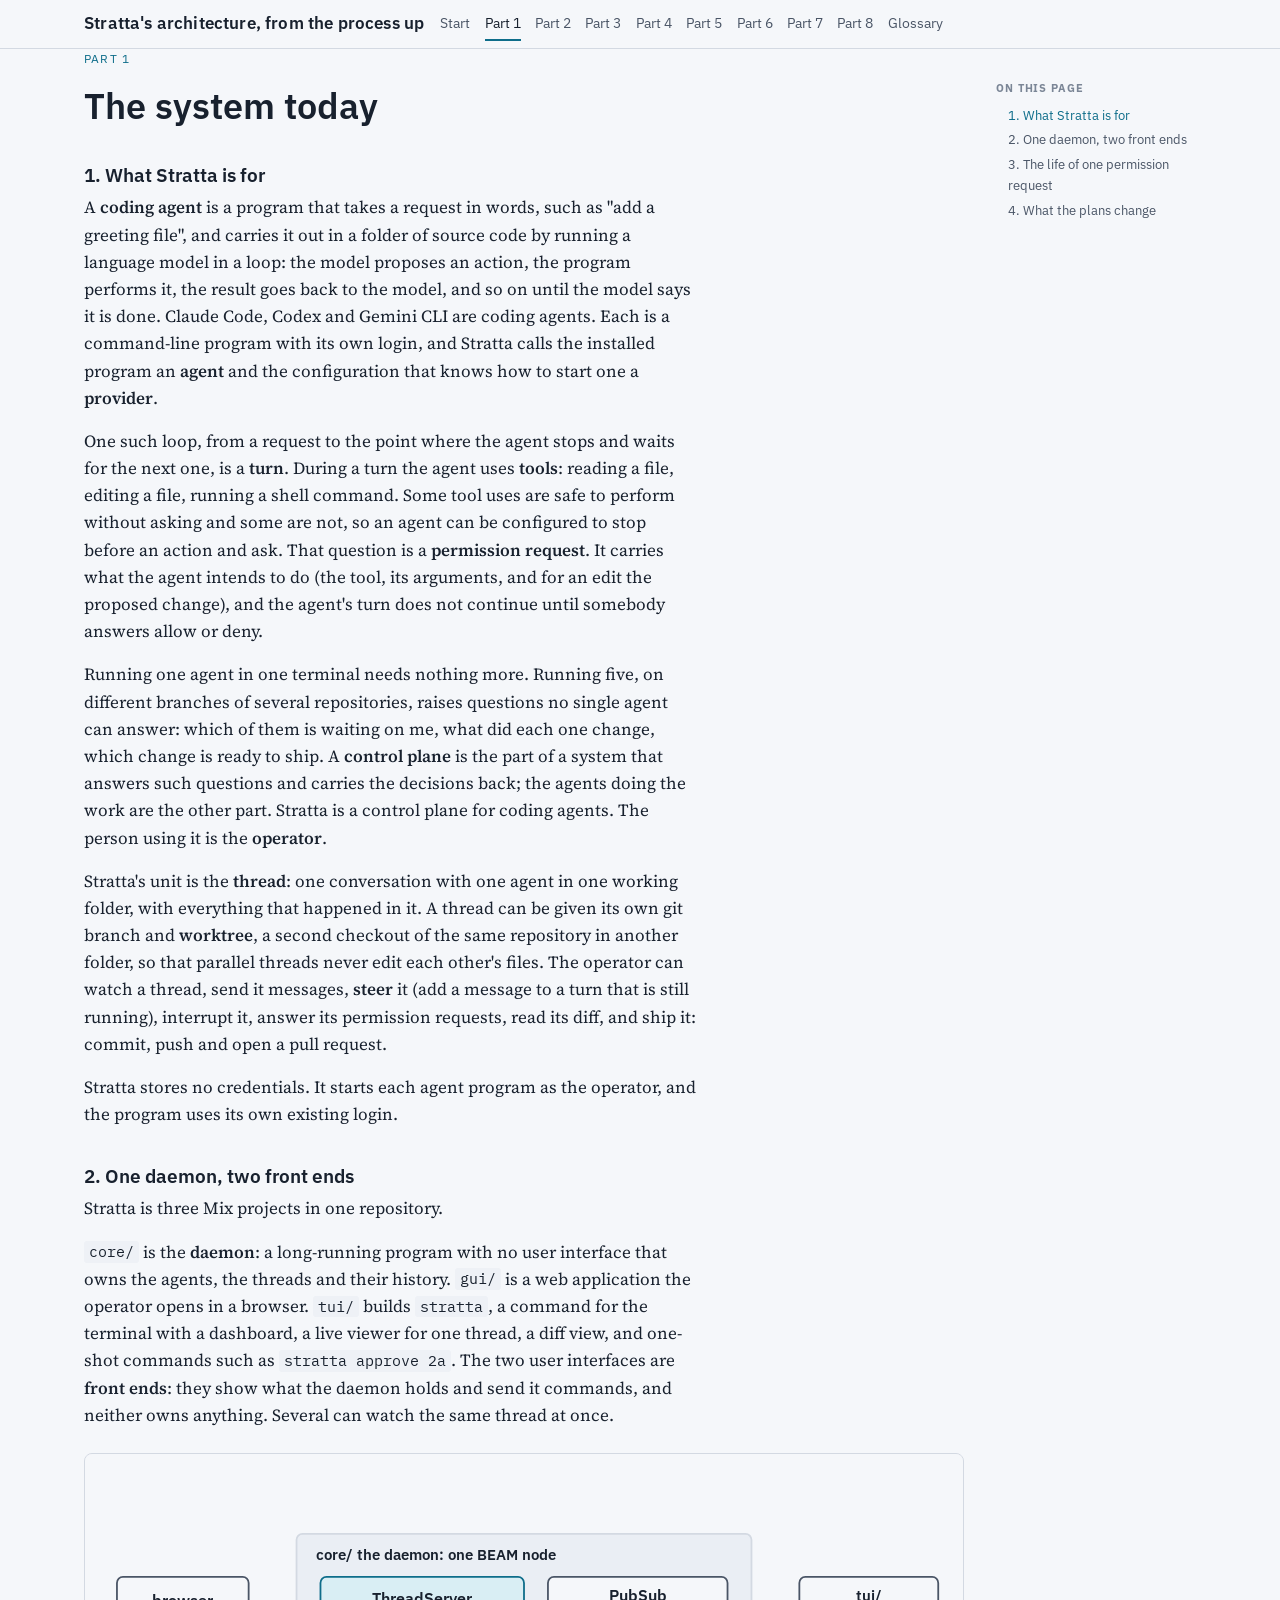
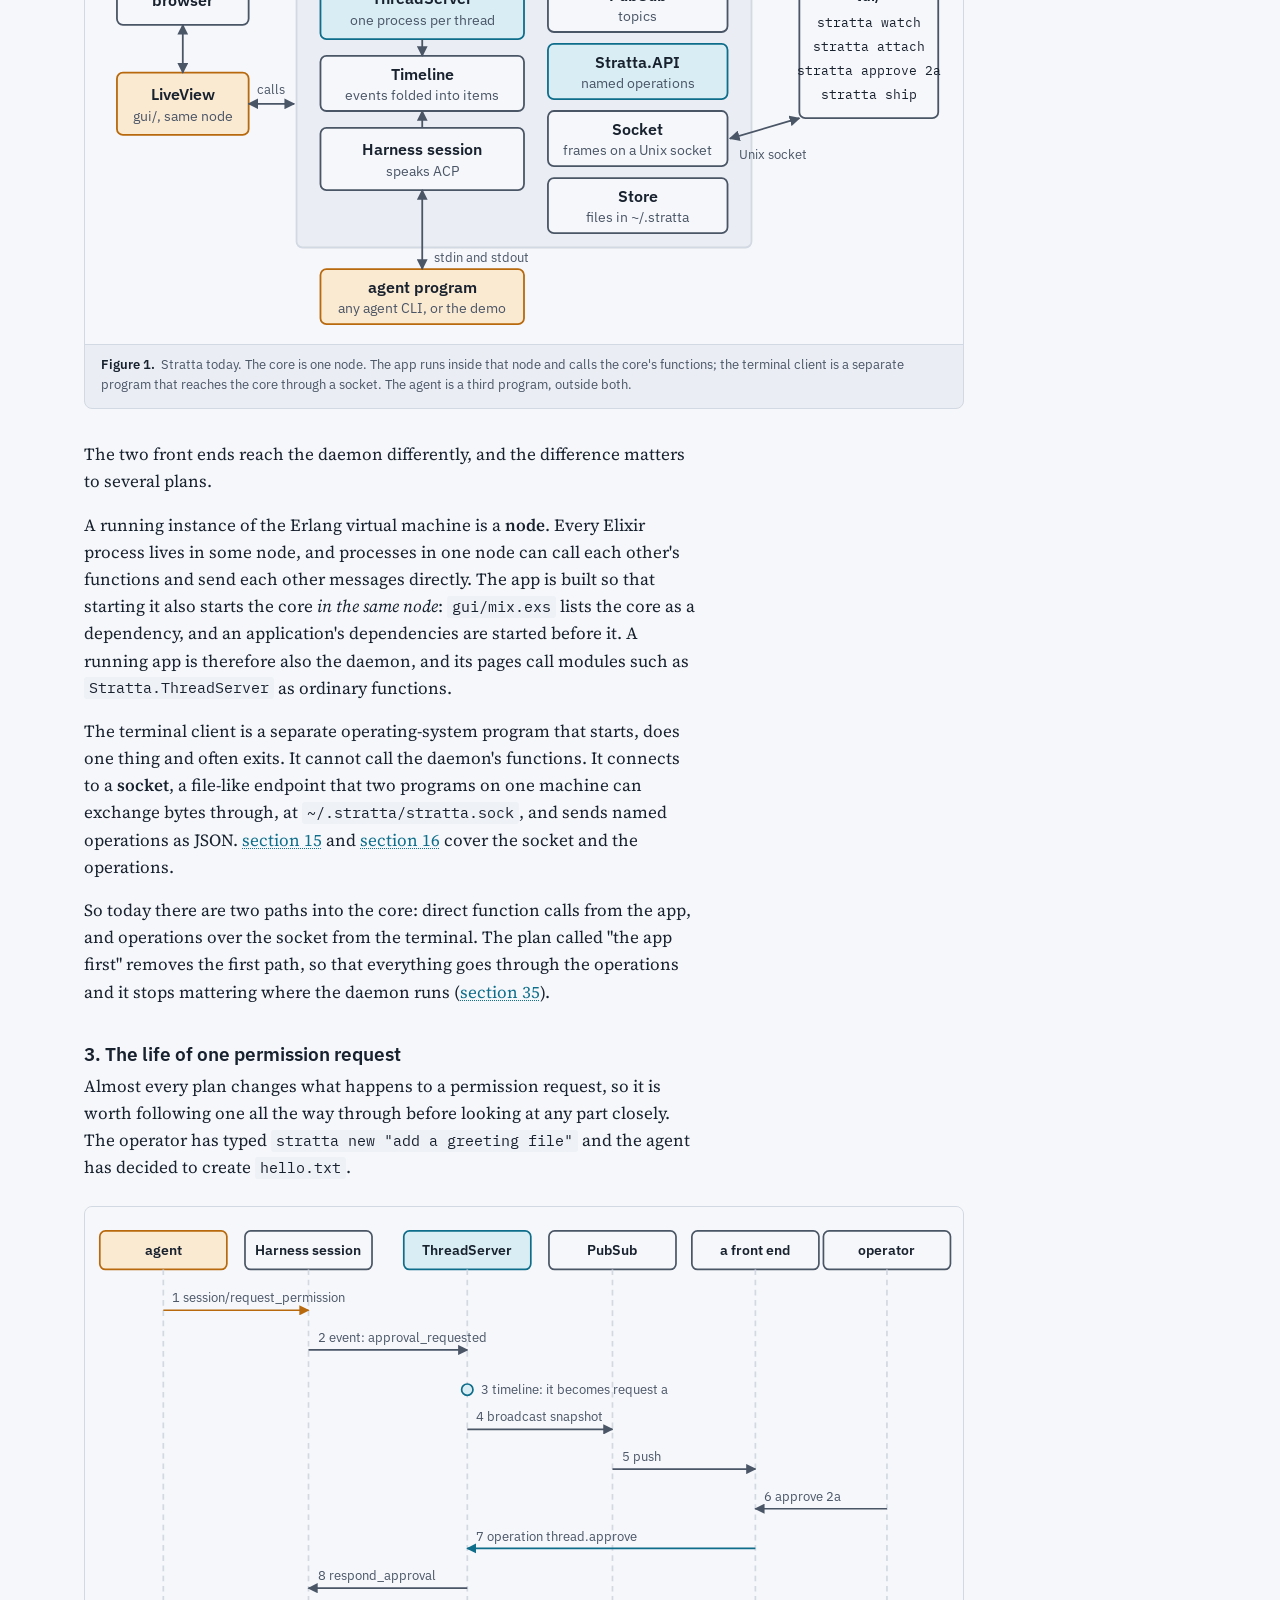
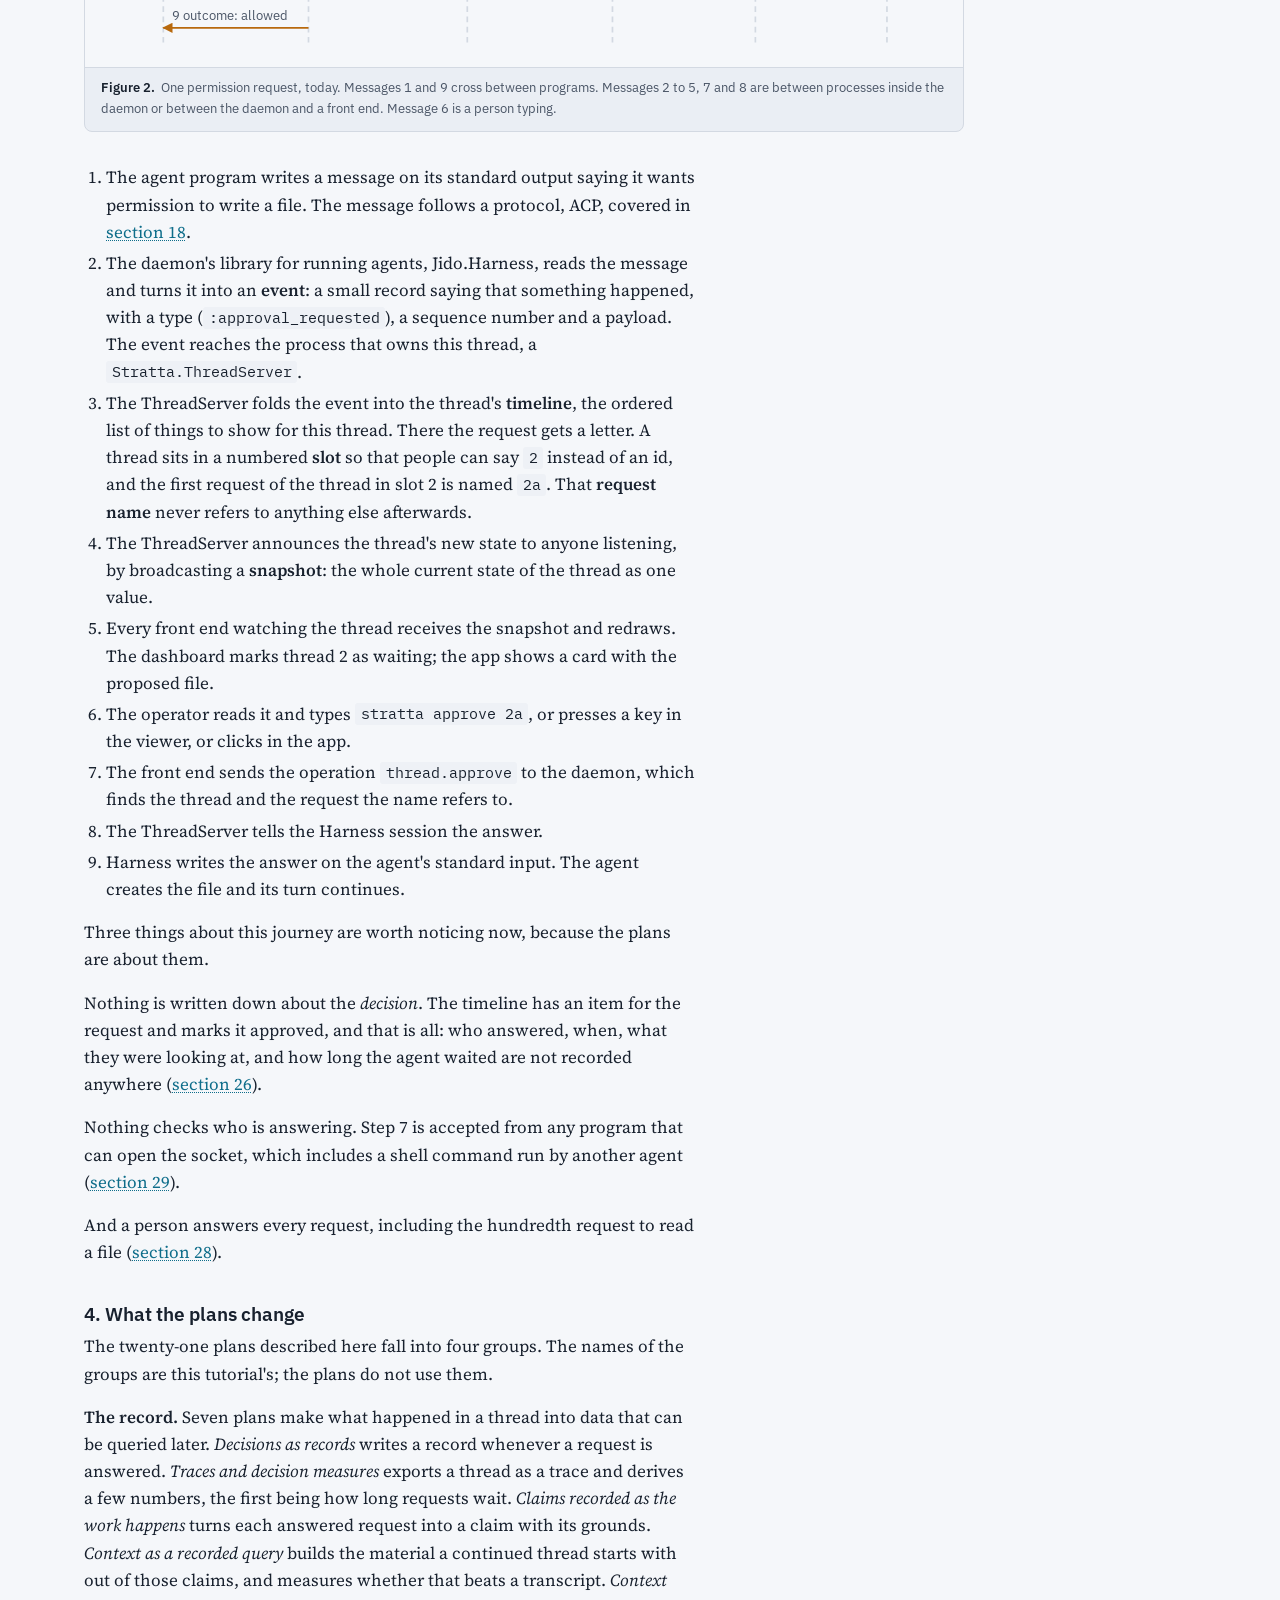
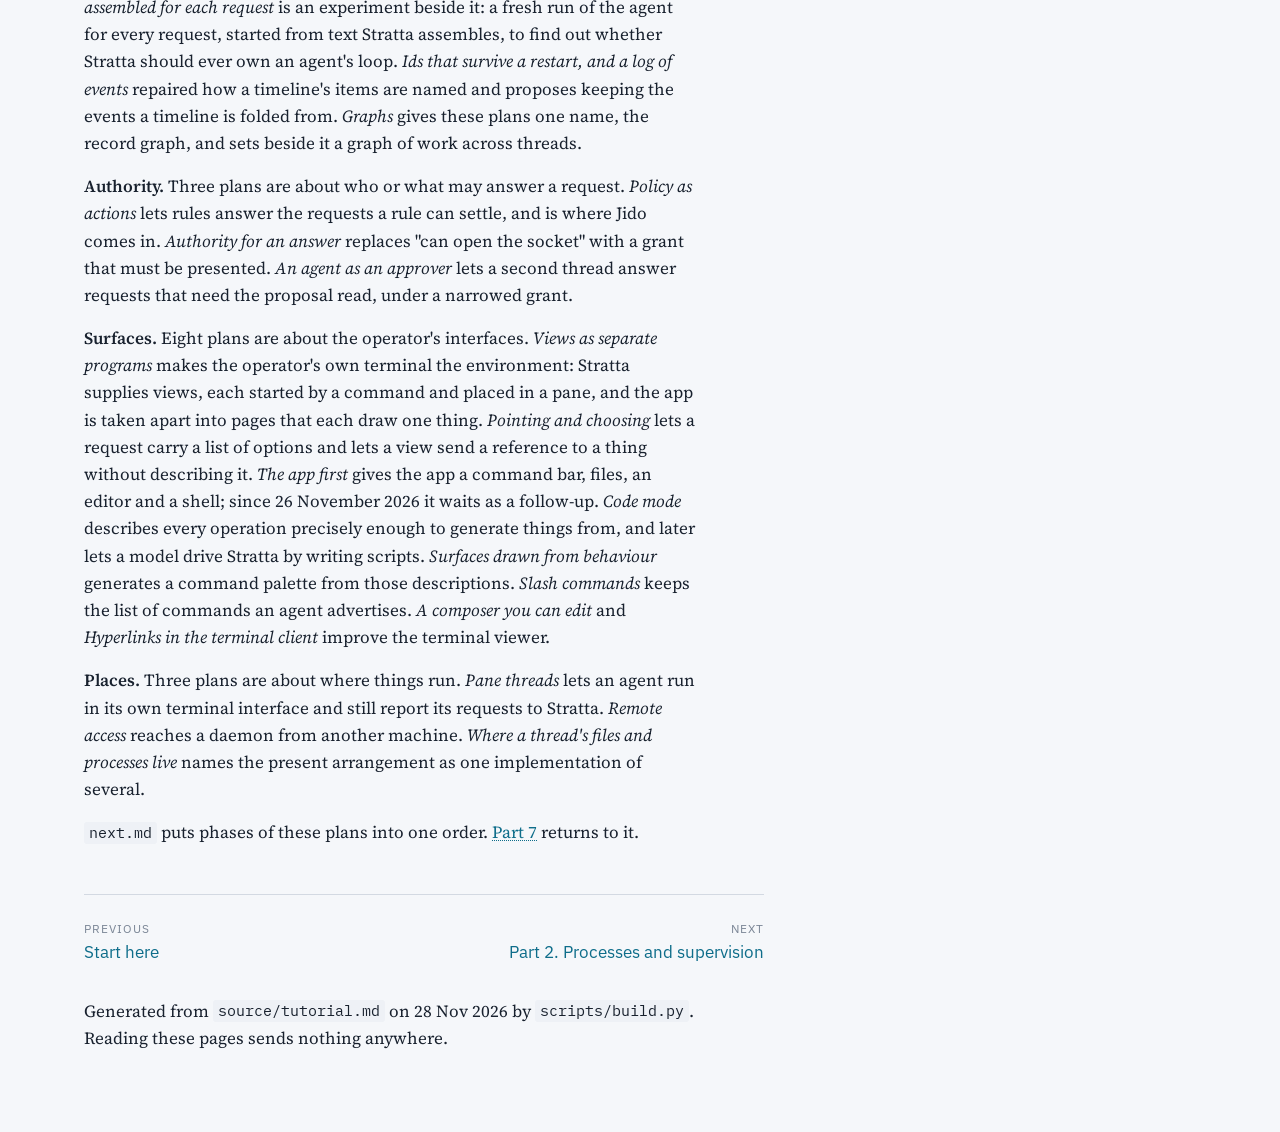
<file: md/docs/tutorial/part1.html>
<!doctype html>
<html lang="en">
<head>
<meta charset="utf-8">
<meta name="viewport" content="width=device-width, initial-scale=1, viewport-fit=cover">
<title>Part 1. The system today · Stratta architecture tutorial</title>
<link rel="preconnect" href="https://fonts.googleapis.com">
<link rel="stylesheet" href="https://fonts.googleapis.com/css2?family=IBM+Plex+Sans:wght@400;600&family=IBM+Plex+Mono:wght@400;600&family=Source+Serif+4:ital,opsz,wght@0,8..60,400;0,8..60,600;1,8..60,400&display=swap">
<link rel="stylesheet" href="assets/style.css">
</head>
<body>
<header class="topbar"><div class="topbar-inner"><a class="brand" href="index.html"><span class="brand-long">Stratta's architecture, from the process up</span><span class="brand-short">Stratta architecture</span></a><nav aria-label="Parts"><a href="index.html">Start</a><a href="part1.html" aria-current="page">Part 1</a><a href="part2.html">Part 2</a><a href="part3.html">Part 3</a><a href="part4.html">Part 4</a><a href="part5.html">Part 5</a><a href="part6.html">Part 6</a><a href="part7.html">Part 7</a><a href="part8.html">Part 8</a><a href="glossary.html">Glossary</a></nav></div></header>
<div class="page">
<main class="prose">
<p class="kicker">Part 1</p><h1 id="part-1-the-system-today">The system today</h1>
<h3 id="s1">1. What Stratta is for</h3>
<p>A <strong>coding agent</strong> is a program that takes a request in words, such as "add a greeting file", and carries it out in a folder of source code by running a language model in a loop: the model proposes an action, the program performs it, the result goes back to the model, and so on until the model says it is done. Claude Code, Codex and Gemini CLI are coding agents. Each is a command-line program with its own login, and Stratta calls the installed program an <strong>agent</strong> and the configuration that knows how to start one a <strong>provider</strong>.</p>
<p>One such loop, from a request to the point where the agent stops and waits for the next one, is a <strong>turn</strong>. During a turn the agent uses <strong>tools</strong>: reading a file, editing a file, running a shell command. Some tool uses are safe to perform without asking and some are not, so an agent can be configured to stop before an action and ask. That question is a <strong>permission request</strong>. It carries what the agent intends to do (the tool, its arguments, and for an edit the proposed change), and the agent's turn does not continue until somebody answers allow or deny.</p>
<p>Running one agent in one terminal needs nothing more. Running five, on different branches of several repositories, raises questions no single agent can answer: which of them is waiting on me, what did each one change, which change is ready to ship. A <strong>control plane</strong> is the part of a system that answers such questions and carries the decisions back; the agents doing the work are the other part. Stratta is a control plane for coding agents. The person using it is the <strong>operator</strong>.</p>
<p>Stratta's unit is the <strong>thread</strong>: one conversation with one agent in one working folder, with everything that happened in it. A thread can be given its own git branch and <strong>worktree</strong>, a second checkout of the same repository in another folder, so that parallel threads never edit each other's files. The operator can watch a thread, send it messages, <strong>steer</strong> it (add a message to a turn that is still running), interrupt it, answer its permission requests, read its diff, and ship it: commit, push and open a pull request.</p>
<p>Stratta stores no credentials. It starts each agent program as the operator, and the program uses its own existing login.</p>
<h3 id="s2">2. One daemon, two front ends</h3>
<p>Stratta is three Mix projects in one repository.</p>
<p><code>core/</code> is the <strong>daemon</strong>: a long-running program with no user interface that owns the agents, the threads and their history. <code>gui/</code> is a web application the operator opens in a browser. <code>tui/</code> builds <code>stratta</code>, a command for the terminal with a dashboard, a live viewer for one thread, a diff view, and one-shot commands such as <code>stratta approve 2a</code>. The two user interfaces are <strong>front ends</strong>: they show what the daemon holds and send it commands, and neither owns anything. Several can watch the same thread at once.</p>
<figure class="ik-figure is-diagram" id="fig-system"><div class="ik-body"><div class="diagram-scroll"><svg xmlns="http://www.w3.org/2000/svg" viewBox="0 0 720 396" role="img" aria-labelledby="system-title">
  <title id="system-title">Stratta today. In the middle, the core: one BEAM node holding a ThreadServer process per thread, the Timeline it folds events into, the Harness session that speaks ACP to an agent program outside the node, and beside them PubSub, the API, the Socket and the Store. On the left, a browser reaches a LiveView that runs in the same node and calls the core&#x27;s functions directly. On the right, the stratta terminal commands reach the core through the Unix socket.</title>
  <defs><marker id="system-ink" viewBox="0 0 10 10" refX="9" refY="5" markerWidth="9" markerHeight="9" markerUnits="userSpaceOnUse" orient="auto-start-reverse"><path d="M0 0 L10 5 L0 10 z" fill="var(--ink-2)"/></marker><marker id="system-accent" viewBox="0 0 10 10" refX="9" refY="5" markerWidth="9" markerHeight="9" markerUnits="userSpaceOnUse" orient="auto-start-reverse"><path d="M0 0 L10 5 L0 10 z" fill="var(--accent)"/></marker><marker id="system-good" viewBox="0 0 10 10" refX="9" refY="5" markerWidth="9" markerHeight="9" markerUnits="userSpaceOnUse" orient="auto-start-reverse"><path d="M0 0 L10 5 L0 10 z" fill="var(--good)"/></marker><marker id="system-bad" viewBox="0 0 10 10" refX="9" refY="5" markerWidth="9" markerHeight="9" markerUnits="userSpaceOnUse" orient="auto-start-reverse"><path d="M0 0 L10 5 L0 10 z" fill="var(--bad)"/></marker><marker id="system-warm" viewBox="0 0 10 10" refX="9" refY="5" markerWidth="9" markerHeight="9" markerUnits="userSpaceOnUse" orient="auto-start-reverse"><path d="M0 0 L10 5 L0 10 z" fill="var(--warm)"/></marker></defs>
  <rect x="170" y="60" width="380" height="262" rx="5" fill="var(--paper-2)" stroke="var(--rule)" stroke-width="1.5"/>
  <text x="186" y="82" font-family="var(--font-display)" font-size="12.5" font-weight="600" fill="var(--ink)" text-anchor="start">core/  the daemon: one BEAM node</text>
  <rect x="190" y="96" width="170" height="52" rx="5" fill="var(--accent-soft)" stroke="var(--accent)" stroke-width="1.5"/>
  <text x="275.0" y="119.0" font-family="var(--font-display)" font-size="13" font-weight="600" fill="var(--ink)" text-anchor="middle">ThreadServer</text>
  <text x="275.0" y="136.0" font-family="var(--font-display)" font-size="11.5" font-weight="400" fill="var(--ink-2)" text-anchor="middle">one process per thread</text>
  <rect x="190" y="162" width="170" height="46" rx="5" fill="var(--paper)" stroke="var(--ink-2)" stroke-width="1.5"/>
  <text x="275.0" y="182.0" font-family="var(--font-display)" font-size="13" font-weight="600" fill="var(--ink)" text-anchor="middle">Timeline</text>
  <text x="275.0" y="199.0" font-family="var(--font-display)" font-size="11.5" font-weight="400" fill="var(--ink-2)" text-anchor="middle">events folded into items</text>
  <rect x="190" y="222" width="170" height="52" rx="5" fill="var(--paper)" stroke="var(--ink-2)" stroke-width="1.5"/>
  <text x="275.0" y="245.0" font-family="var(--font-display)" font-size="13" font-weight="600" fill="var(--ink)" text-anchor="middle">Harness session</text>
  <text x="275.0" y="262.0" font-family="var(--font-display)" font-size="11.5" font-weight="400" fill="var(--ink-2)" text-anchor="middle">speaks ACP</text>
  <rect x="380" y="96" width="150" height="46" rx="5" fill="var(--paper)" stroke="var(--ink-2)" stroke-width="1.5"/>
  <text x="455.0" y="116.0" font-family="var(--font-display)" font-size="13" font-weight="600" fill="var(--ink)" text-anchor="middle">PubSub</text>
  <text x="455.0" y="133.0" font-family="var(--font-display)" font-size="11.5" font-weight="400" fill="var(--ink-2)" text-anchor="middle">topics</text>
  <rect x="380" y="152" width="150" height="46" rx="5" fill="var(--accent-soft)" stroke="var(--accent)" stroke-width="1.5"/>
  <text x="455.0" y="172.0" font-family="var(--font-display)" font-size="13" font-weight="600" fill="var(--ink)" text-anchor="middle">Stratta.API</text>
  <text x="455.0" y="189.0" font-family="var(--font-display)" font-size="11.5" font-weight="400" fill="var(--ink-2)" text-anchor="middle">named operations</text>
  <rect x="380" y="208" width="150" height="46" rx="5" fill="var(--paper)" stroke="var(--ink-2)" stroke-width="1.5"/>
  <text x="455.0" y="228.0" font-family="var(--font-display)" font-size="13" font-weight="600" fill="var(--ink)" text-anchor="middle">Socket</text>
  <text x="455.0" y="245.0" font-family="var(--font-display)" font-size="11.5" font-weight="400" fill="var(--ink-2)" text-anchor="middle">frames on a Unix socket</text>
  <rect x="380" y="264" width="150" height="46" rx="5" fill="var(--paper)" stroke="var(--ink-2)" stroke-width="1.5"/>
  <text x="455.0" y="284.0" font-family="var(--font-display)" font-size="13" font-weight="600" fill="var(--ink)" text-anchor="middle">Store</text>
  <text x="455.0" y="301.0" font-family="var(--font-display)" font-size="11.5" font-weight="400" fill="var(--ink-2)" text-anchor="middle">files in ~/.stratta</text>
  <line x1="275" y1="148" x2="275" y2="162" stroke="var(--ink-2)" stroke-width="1.5" marker-end="url(#system-ink)"/>
  <line x1="275" y1="222" x2="275" y2="208" stroke="var(--ink-2)" stroke-width="1.5" marker-end="url(#system-ink)"/>
  <rect x="20" y="96" width="110" height="40" rx="5" fill="var(--paper)" stroke="var(--ink-2)" stroke-width="1.5"/>
  <text x="75.0" y="120.5" font-family="var(--font-display)" font-size="13" font-weight="600" fill="var(--ink)" text-anchor="middle">browser</text>
  <rect x="20" y="176" width="110" height="52" rx="5" fill="var(--warm-soft)" stroke="var(--warm)" stroke-width="1.5"/>
  <text x="75.0" y="199.0" font-family="var(--font-display)" font-size="13" font-weight="600" fill="var(--ink)" text-anchor="middle">LiveView</text>
  <text x="75.0" y="216.0" font-family="var(--font-display)" font-size="11.5" font-weight="400" fill="var(--ink-2)" text-anchor="middle">gui/, same node</text>
  <line x1="75" y1="136" x2="75" y2="176" stroke="var(--ink-2)" stroke-width="1.5" marker-end="url(#system-ink)" marker-start="url(#system-ink)"/>
  <line x1="130" y1="202" x2="168" y2="202" stroke="var(--ink-2)" stroke-width="1.5" marker-end="url(#system-ink)" marker-start="url(#system-ink)"/>
  <text x="149" y="194" font-family="var(--font-display)" font-size="10.5" font-weight="400" fill="var(--ink-2)" text-anchor="middle">calls</text>
  <rect x="590" y="96" width="116" height="118" rx="5" fill="var(--paper)" stroke="var(--ink-2)" stroke-width="1.5"/>
  <text x="648" y="116" font-family="var(--font-display)" font-size="12.5" font-weight="600" fill="var(--ink)" text-anchor="middle">tui/</text>
  <text x="648" y="138" font-family="var(--font-mono)" font-size="10.5" font-weight="400" fill="var(--ink)" text-anchor="middle">stratta watch</text>
  <text x="648" y="158" font-family="var(--font-mono)" font-size="10.5" font-weight="400" fill="var(--ink)" text-anchor="middle">stratta attach</text>
  <text x="648" y="178" font-family="var(--font-mono)" font-size="10.5" font-weight="400" fill="var(--ink)" text-anchor="middle">stratta approve 2a</text>
  <text x="648" y="198" font-family="var(--font-mono)" font-size="10.5" font-weight="400" fill="var(--ink)" text-anchor="middle">stratta ship</text>
  <line x1="590" y1="214" x2="532" y2="231" stroke="var(--ink-2)" stroke-width="1.5" marker-end="url(#system-ink)" marker-start="url(#system-ink)"/>
  <text x="568" y="248" font-family="var(--font-display)" font-size="10.5" font-weight="400" fill="var(--ink-2)" text-anchor="middle">Unix socket</text>
  <rect x="190" y="340" width="170" height="46" rx="5" fill="var(--warm-soft)" stroke="var(--warm)" stroke-width="1.5"/>
  <text x="275.0" y="360.0" font-family="var(--font-display)" font-size="13" font-weight="600" fill="var(--ink)" text-anchor="middle">agent program</text>
  <text x="275.0" y="377.0" font-family="var(--font-display)" font-size="11.5" font-weight="400" fill="var(--ink-2)" text-anchor="middle">any agent CLI, or the demo</text>
  <line x1="275" y1="274" x2="275" y2="340" stroke="var(--ink-2)" stroke-width="1.5" marker-end="url(#system-ink)" marker-start="url(#system-ink)"/>
  <text x="285" y="334" font-family="var(--font-display)" font-size="10.5" font-weight="400" fill="var(--ink-2)" text-anchor="start">stdin and stdout</text>
</svg>
</div></div><figcaption>Stratta today. The core is one node. The app runs inside that node and calls the core's functions; the terminal client is a separate program that reaches the core through a socket. The agent is a third program, outside both.</figcaption></figure>
<p>The two front ends reach the daemon differently, and the difference matters to several plans.</p>
<p>A running instance of the Erlang virtual machine is a <strong>node</strong>. Every Elixir process lives in some node, and processes in one node can call each other's functions and send each other messages directly. The app is built so that starting it also starts the core <em>in the same node</em>: <code>gui/mix.exs</code> lists the core as a dependency, and an application's dependencies are started before it. A running app is therefore also the daemon, and its pages call modules such as <code>Stratta.ThreadServer</code> as ordinary functions.</p>
<p>The terminal client is a separate operating-system program that starts, does one thing and often exits. It cannot call the daemon's functions. It connects to a <strong>socket</strong>, a file-like endpoint that two programs on one machine can exchange bytes through, at <code>~/.stratta/stratta.sock</code>, and sends named operations as JSON. <a class="xref" href="part4.html#s15">section 15</a> and <a class="xref" href="part4.html#s16">section 16</a> cover the socket and the operations.</p>
<p>So today there are two paths into the core: direct function calls from the app, and operations over the socket from the terminal. The plan called "the app first" removes the first path, so that everything goes through the operations and it stops mattering where the daemon runs (<a class="xref" href="part6.html#s35">section 35</a>).</p>
<h3 id="s3">3. The life of one permission request</h3>
<p>Almost every plan changes what happens to a permission request, so it is worth following one all the way through before looking at any part closely. The operator has typed <code>stratta new "add a greeting file"</code> and the agent has decided to create <code>hello.txt</code>.</p>
<figure class="ik-figure is-diagram" id="fig-request"><div class="ik-body"><div class="diagram-scroll"><svg xmlns="http://www.w3.org/2000/svg" viewBox="0 0 760 392" role="img" aria-labelledby="reques-title">
  <title id="reques-title">The life of one permission request, as nine messages between six parties. 1: the agent sends session/request_permission to the Harness session. 2: the session emits an approval_requested event, which reaches the ThreadServer. 3: the ThreadServer folds it into the timeline, where it becomes request a. 4: the ThreadServer broadcasts a snapshot on PubSub. 5: PubSub delivers it to every front end watching. 6: the operator types approve 2a. 7: the front end sends the operation thread.approve. 8: the ThreadServer calls respond_approval on the session. 9: the session returns the outcome to the agent, whose turn continues.</title>
  <defs><marker id="reques-ink" viewBox="0 0 10 10" refX="9" refY="5" markerWidth="9" markerHeight="9" markerUnits="userSpaceOnUse" orient="auto-start-reverse"><path d="M0 0 L10 5 L0 10 z" fill="var(--ink-2)"/></marker><marker id="reques-accent" viewBox="0 0 10 10" refX="9" refY="5" markerWidth="9" markerHeight="9" markerUnits="userSpaceOnUse" orient="auto-start-reverse"><path d="M0 0 L10 5 L0 10 z" fill="var(--accent)"/></marker><marker id="reques-good" viewBox="0 0 10 10" refX="9" refY="5" markerWidth="9" markerHeight="9" markerUnits="userSpaceOnUse" orient="auto-start-reverse"><path d="M0 0 L10 5 L0 10 z" fill="var(--good)"/></marker><marker id="reques-bad" viewBox="0 0 10 10" refX="9" refY="5" markerWidth="9" markerHeight="9" markerUnits="userSpaceOnUse" orient="auto-start-reverse"><path d="M0 0 L10 5 L0 10 z" fill="var(--bad)"/></marker><marker id="reques-warm" viewBox="0 0 10 10" refX="9" refY="5" markerWidth="9" markerHeight="9" markerUnits="userSpaceOnUse" orient="auto-start-reverse"><path d="M0 0 L10 5 L0 10 z" fill="var(--warm)"/></marker></defs>
  <rect x="6" y="14" width="112" height="34" rx="5" fill="var(--warm-soft)" stroke="var(--warm)" stroke-width="1.5"/>
  <text x="62.0" y="35.5" font-family="var(--font-display)" font-size="12" font-weight="600" fill="var(--ink)" text-anchor="middle">agent</text>
  <line x1="62" y1="48" x2="62" y2="380" stroke="var(--rule)" stroke-width="1.5" stroke-dasharray="5 4"/>
  <rect x="134" y="14" width="112" height="34" rx="5" fill="var(--paper)" stroke="var(--ink-2)" stroke-width="1.5"/>
  <text x="190.0" y="35.5" font-family="var(--font-display)" font-size="12" font-weight="600" fill="var(--ink)" text-anchor="middle">Harness session</text>
  <line x1="190" y1="48" x2="190" y2="380" stroke="var(--rule)" stroke-width="1.5" stroke-dasharray="5 4"/>
  <rect x="274" y="14" width="112" height="34" rx="5" fill="var(--accent-soft)" stroke="var(--accent)" stroke-width="1.5"/>
  <text x="330.0" y="35.5" font-family="var(--font-display)" font-size="12" font-weight="600" fill="var(--ink)" text-anchor="middle">ThreadServer</text>
  <line x1="330" y1="48" x2="330" y2="380" stroke="var(--rule)" stroke-width="1.5" stroke-dasharray="5 4"/>
  <rect x="402" y="14" width="112" height="34" rx="5" fill="var(--paper)" stroke="var(--ink-2)" stroke-width="1.5"/>
  <text x="458.0" y="35.5" font-family="var(--font-display)" font-size="12" font-weight="600" fill="var(--ink)" text-anchor="middle">PubSub</text>
  <line x1="458" y1="48" x2="458" y2="380" stroke="var(--rule)" stroke-width="1.5" stroke-dasharray="5 4"/>
  <rect x="528" y="14" width="112" height="34" rx="5" fill="var(--paper)" stroke="var(--ink-2)" stroke-width="1.5"/>
  <text x="584.0" y="35.5" font-family="var(--font-display)" font-size="12" font-weight="600" fill="var(--ink)" text-anchor="middle">a front end</text>
  <line x1="584" y1="48" x2="584" y2="380" stroke="var(--rule)" stroke-width="1.5" stroke-dasharray="5 4"/>
  <rect x="644" y="14" width="112" height="34" rx="5" fill="var(--paper)" stroke="var(--ink-2)" stroke-width="1.5"/>
  <text x="700.0" y="35.5" font-family="var(--font-display)" font-size="12" font-weight="600" fill="var(--ink)" text-anchor="middle">operator</text>
  <line x1="700" y1="48" x2="700" y2="380" stroke="var(--rule)" stroke-width="1.5" stroke-dasharray="5 4"/>
  <line x1="62" y1="84" x2="190" y2="84" stroke="var(--warm)" stroke-width="1.5" marker-end="url(#reques-warm)"/>
  <text x="70" y="77" font-family="var(--font-display)" font-size="11.5" font-weight="400" fill="var(--ink-2)" text-anchor="start">1  session/request_permission</text>
  <line x1="190" y1="119" x2="330" y2="119" stroke="var(--ink-2)" stroke-width="1.5" marker-end="url(#reques-ink)"/>
  <text x="198" y="112" font-family="var(--font-display)" font-size="11.5" font-weight="400" fill="var(--ink-2)" text-anchor="start">2  event: approval_requested</text>
  <circle cx="330" cy="154" r="5" fill="var(--accent-soft)" stroke="var(--accent)" stroke-width="1.5"/>
  <text x="342" y="158" font-family="var(--font-display)" font-size="11.5" font-weight="400" fill="var(--ink-2)" text-anchor="start">3  timeline: it becomes request a</text>
  <line x1="330" y1="189" x2="458" y2="189" stroke="var(--ink-2)" stroke-width="1.5" marker-end="url(#reques-ink)"/>
  <text x="338" y="182" font-family="var(--font-display)" font-size="11.5" font-weight="400" fill="var(--ink-2)" text-anchor="start">4  broadcast snapshot</text>
  <line x1="458" y1="224" x2="584" y2="224" stroke="var(--ink-2)" stroke-width="1.5" marker-end="url(#reques-ink)"/>
  <text x="466" y="217" font-family="var(--font-display)" font-size="11.5" font-weight="400" fill="var(--ink-2)" text-anchor="start">5  push</text>
  <line x1="700" y1="259" x2="584" y2="259" stroke="var(--ink-2)" stroke-width="1.5" marker-end="url(#reques-ink)"/>
  <text x="592" y="252" font-family="var(--font-display)" font-size="11.5" font-weight="400" fill="var(--ink-2)" text-anchor="start">6  approve 2a</text>
  <line x1="584" y1="294" x2="330" y2="294" stroke="var(--accent)" stroke-width="1.5" marker-end="url(#reques-accent)"/>
  <text x="338" y="287" font-family="var(--font-display)" font-size="11.5" font-weight="400" fill="var(--ink-2)" text-anchor="start">7  operation thread.approve</text>
  <line x1="330" y1="329" x2="190" y2="329" stroke="var(--ink-2)" stroke-width="1.5" marker-end="url(#reques-ink)"/>
  <text x="198" y="322" font-family="var(--font-display)" font-size="11.5" font-weight="400" fill="var(--ink-2)" text-anchor="start">8  respond_approval</text>
  <line x1="190" y1="364" x2="62" y2="364" stroke="var(--warm)" stroke-width="1.5" marker-end="url(#reques-warm)"/>
  <text x="70" y="357" font-family="var(--font-display)" font-size="11.5" font-weight="400" fill="var(--ink-2)" text-anchor="start">9  outcome: allowed</text>
</svg>
</div></div><figcaption>One permission request, today. Messages 1 and 9 cross between programs. Messages 2 to 5, 7 and 8 are between processes inside the daemon or between the daemon and a front end. Message 6 is a person typing.</figcaption></figure>
<ol>
<li>The agent program writes a message on its standard output saying it wants permission to write a file. The message follows a protocol, ACP, covered in <a class="xref" href="part4.html#s18">section 18</a>.</li>
<li>The daemon's library for running agents, Jido.Harness, reads the message and turns it into an <strong>event</strong>: a small record saying that something happened, with a type (<code>:approval_requested</code>), a sequence number and a payload. The event reaches the process that owns this thread, a <code>Stratta.ThreadServer</code>.</li>
<li>The ThreadServer folds the event into the thread's <strong>timeline</strong>, the ordered list of things to show for this thread. There the request gets a letter. A thread sits in a numbered <strong>slot</strong> so that people can say <code>2</code> instead of an id, and the first request of the thread in slot 2 is named <code>2a</code>. That <strong>request name</strong> never refers to anything else afterwards.</li>
<li>The ThreadServer announces the thread's new state to anyone listening, by broadcasting a <strong>snapshot</strong>: the whole current state of the thread as one value.</li>
<li>Every front end watching the thread receives the snapshot and redraws. The dashboard marks thread 2 as waiting; the app shows a card with the proposed file.</li>
<li>The operator reads it and types <code>stratta approve 2a</code>, or presses a key in the viewer, or clicks in the app.</li>
<li>The front end sends the operation <code>thread.approve</code> to the daemon, which finds the thread and the request the name refers to.</li>
<li>The ThreadServer tells the Harness session the answer.</li>
<li>Harness writes the answer on the agent's standard input. The agent creates the file and its turn continues.</li>
</ol>
<p>Three things about this journey are worth noticing now, because the plans are about them.</p>
<p>Nothing is written down about the <em>decision</em>. The timeline has an item for the request and marks it approved, and that is all: who answered, when, what they were looking at, and how long the agent waited are not recorded anywhere (<a class="xref" href="part6.html#s26">section 26</a>).</p>
<p>Nothing checks who is answering. Step 7 is accepted from any program that can open the socket, which includes a shell command run by another agent (<a class="xref" href="part6.html#s29">section 29</a>).</p>
<p>And a person answers every request, including the hundredth request to read a file (<a class="xref" href="part6.html#s28">section 28</a>).</p>
<h3 id="s4">4. What the plans change</h3>
<p>The twenty-one plans described here fall into four groups. The names of the groups are this tutorial's; the plans do not use them.</p>
<p><strong>The record.</strong> Seven plans make what happened in a thread into data that can be queried later. <em>Decisions as records</em> writes a record whenever a request is answered. <em>Traces and decision measures</em> exports a thread as a trace and derives a few numbers, the first being how long requests wait. <em>Claims recorded as the work happens</em> turns each answered request into a claim with its grounds. <em>Context as a recorded query</em> builds the material a continued thread starts with out of those claims, and measures whether that beats a transcript. <em>Context assembled for each request</em> is an experiment beside it: a fresh run of the agent for every request, started from text Stratta assembles, to find out whether Stratta should ever own an agent's loop. <em>Ids that survive a restart, and a log of events</em> repaired how a timeline's items are named and proposes keeping the events a timeline is folded from. <em>Graphs</em> gives these plans one name, the record graph, and sets beside it a graph of work across threads.</p>
<p><strong>Authority.</strong> Three plans are about who or what may answer a request. <em>Policy as actions</em> lets rules answer the requests a rule can settle, and is where Jido comes in. <em>Authority for an answer</em> replaces "can open the socket" with a grant that must be presented. <em>An agent as an approver</em> lets a second thread answer requests that need the proposal read, under a narrowed grant.</p>
<p><strong>Surfaces.</strong> Eight plans are about the operator's interfaces. <em>Views as separate programs</em> makes the operator's own terminal the environment: Stratta supplies views, each started by a command and placed in a pane, and the app is taken apart into pages that each draw one thing. <em>Pointing and choosing</em> lets a request carry a list of options and lets a view send a reference to a thing without describing it. <em>The app first</em> gives the app a command bar, files, an editor and a shell; since 26 November 2026 it waits as a follow-up. <em>Code mode</em> describes every operation precisely enough to generate things from, and later lets a model drive Stratta by writing scripts. <em>Surfaces drawn from behaviour</em> generates a command palette from those descriptions. <em>Slash commands</em> keeps the list of commands an agent advertises. <em>A composer you can edit</em> and <em>Hyperlinks in the terminal client</em> improve the terminal viewer.</p>
<p><strong>Places.</strong> Three plans are about where things run. <em>Pane threads</em> lets an agent run in its own terminal interface and still report its requests to Stratta. <em>Remote access</em> reaches a daemon from another machine. <em>Where a thread's files and processes live</em> names the present arrangement as one implementation of several.</p>
<p><code>next.md</code> puts phases of these plans into one order. <a class="xref" href="part7.html">Part 7</a> returns to it.</p>
<nav class="pager"><a class="prev" href="index.html"><small>Previous</small>Start here</a><a class="next" href="part2.html"><small>Next</small>Part 2. Processes and supervision</a></nav>
<footer class="site-footer"><p class="ik-note">Generated from <code>source/tutorial.md</code> on 28 Nov 2026 by <code>scripts/build.py</code>. Reading these pages sends nothing anywhere.</p></footer>
</main>
<aside class="rail" aria-label="On this page"><h2>On this page</h2><ol></ol></aside>
</div>

<script src="assets/site.js"></script>
</body>
</html>
</file>
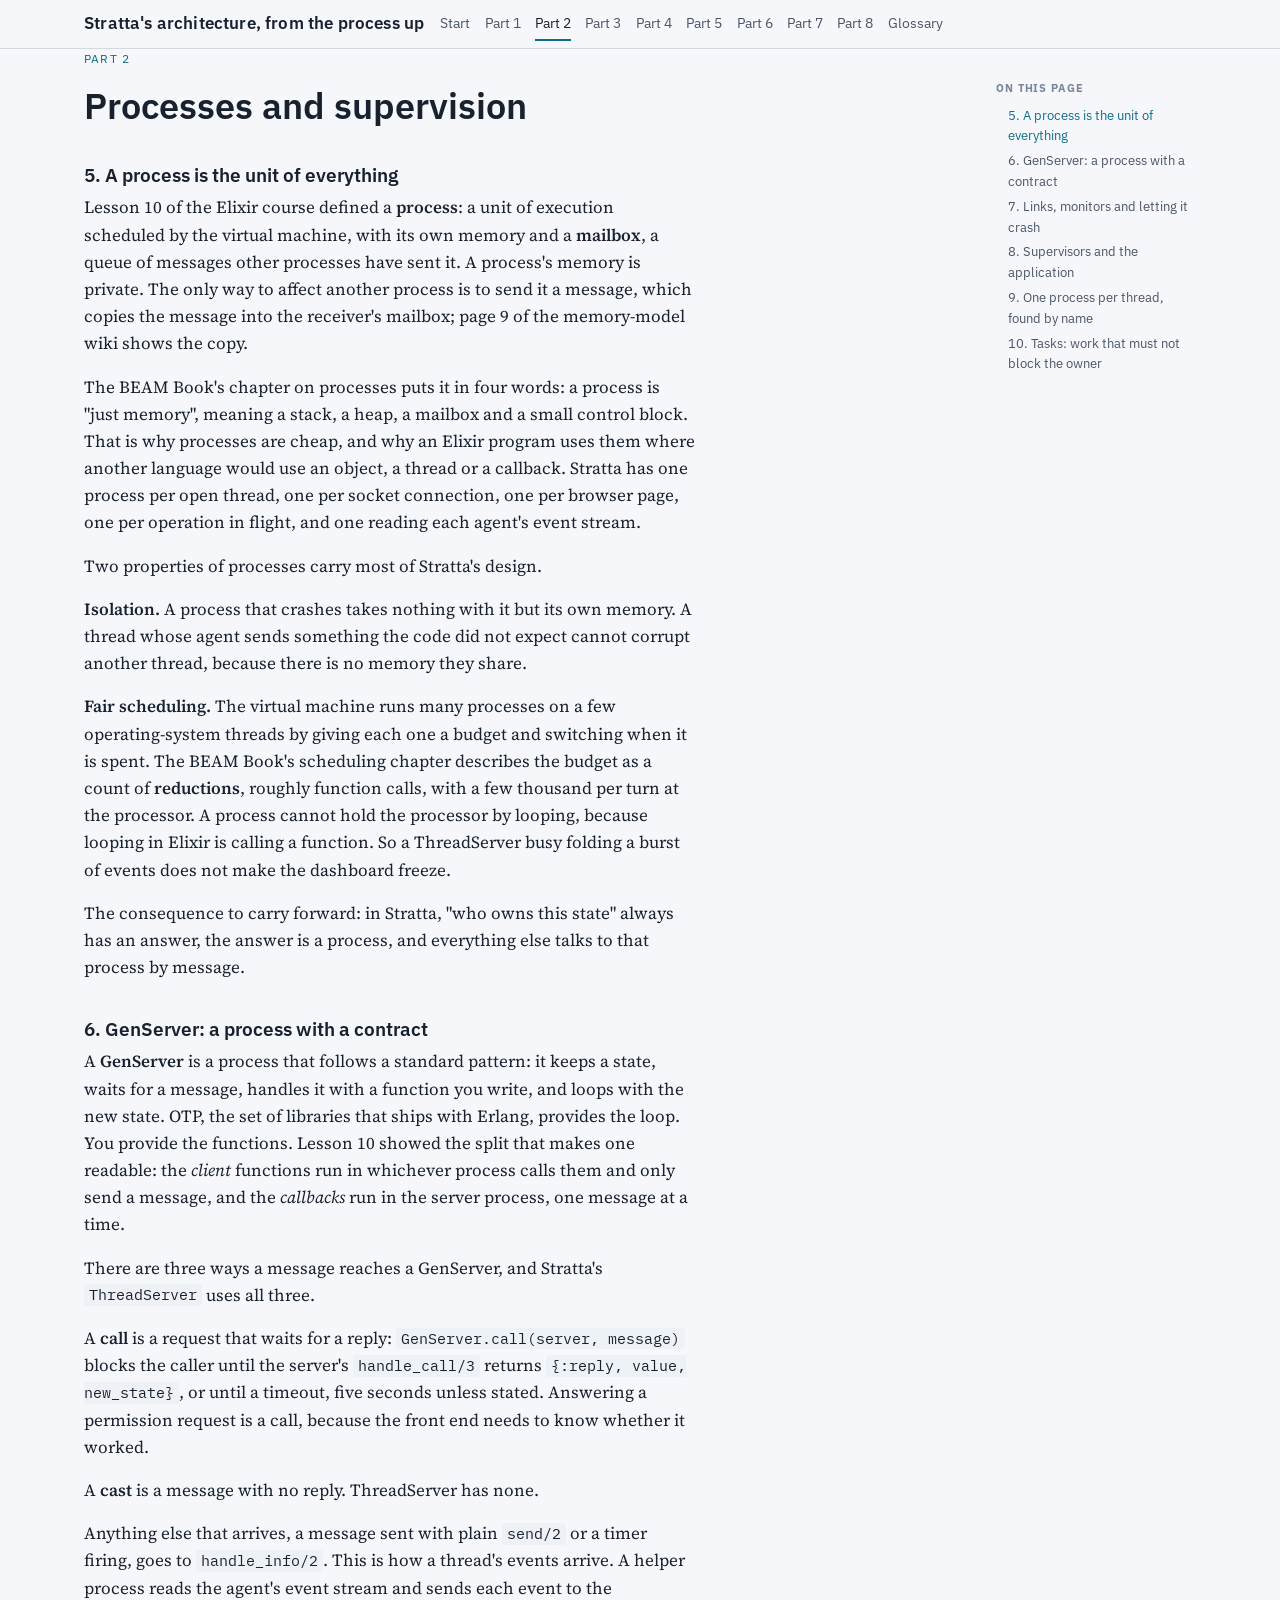
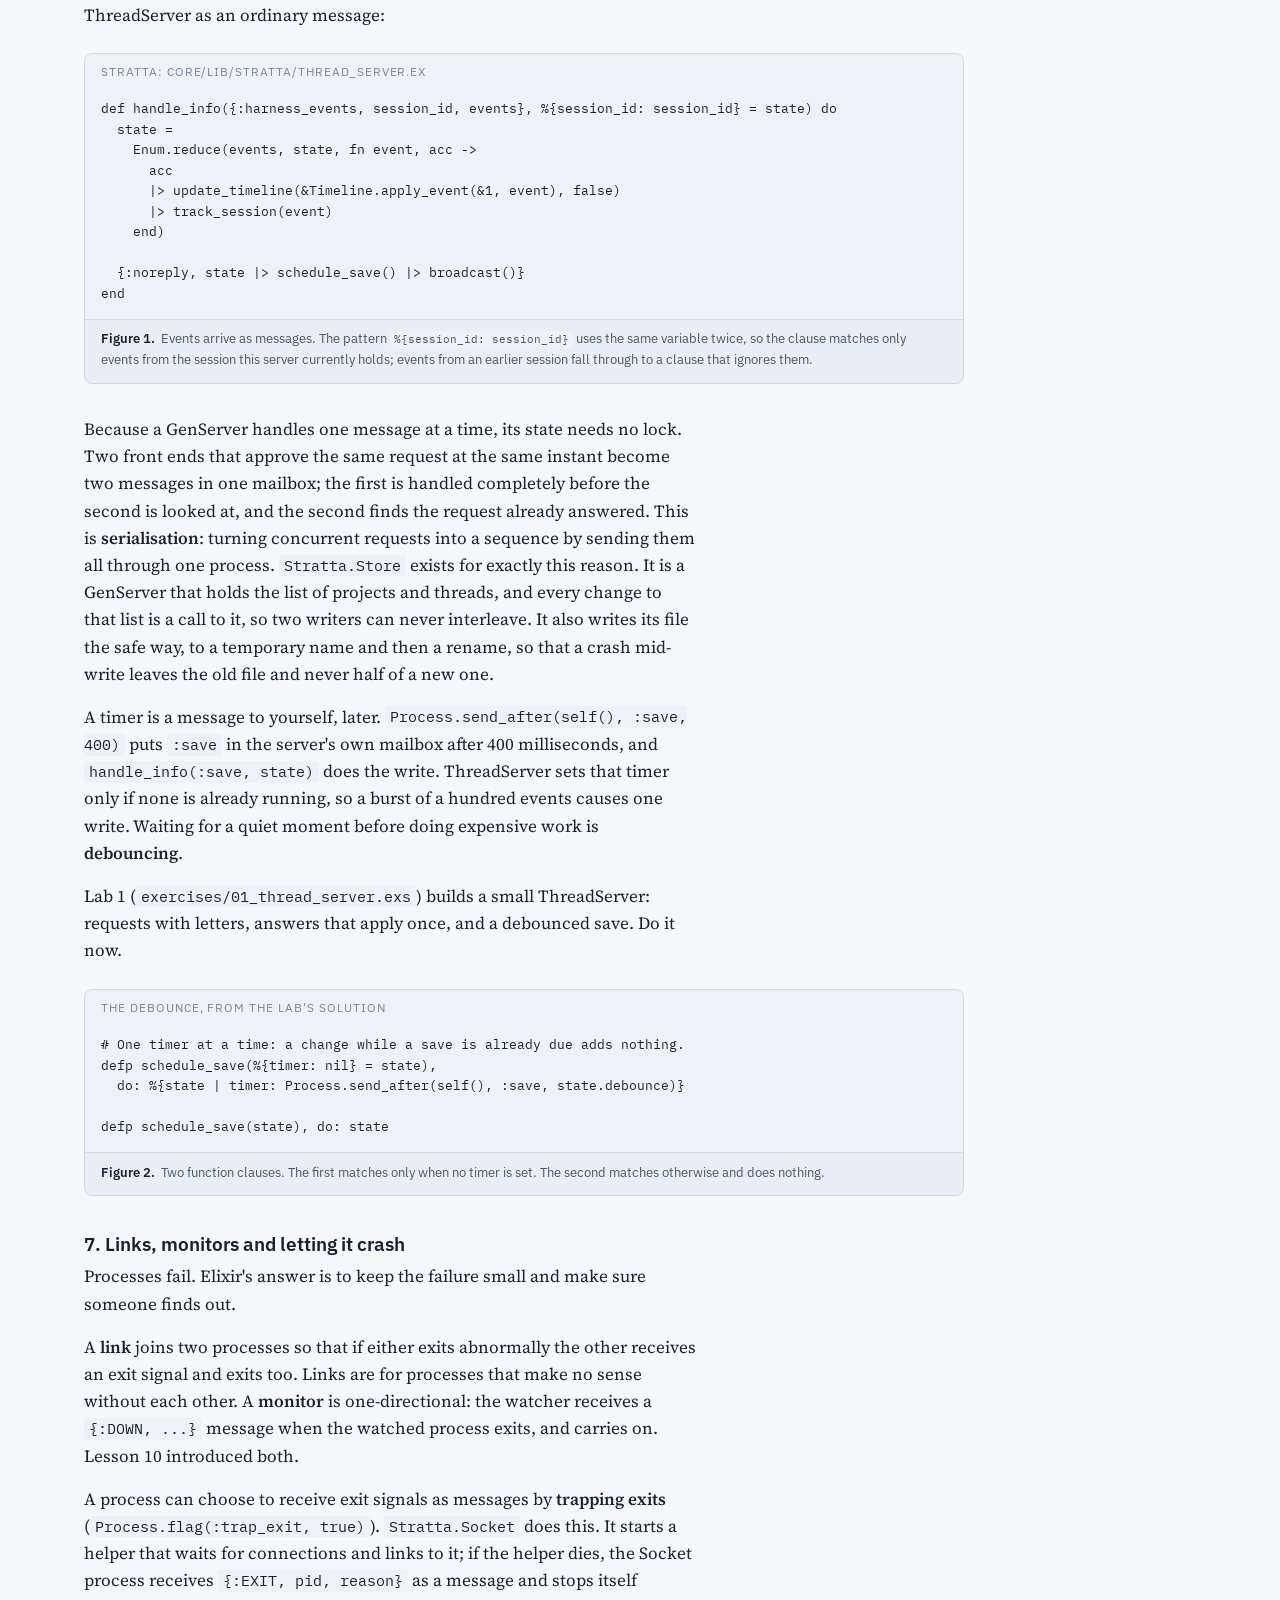
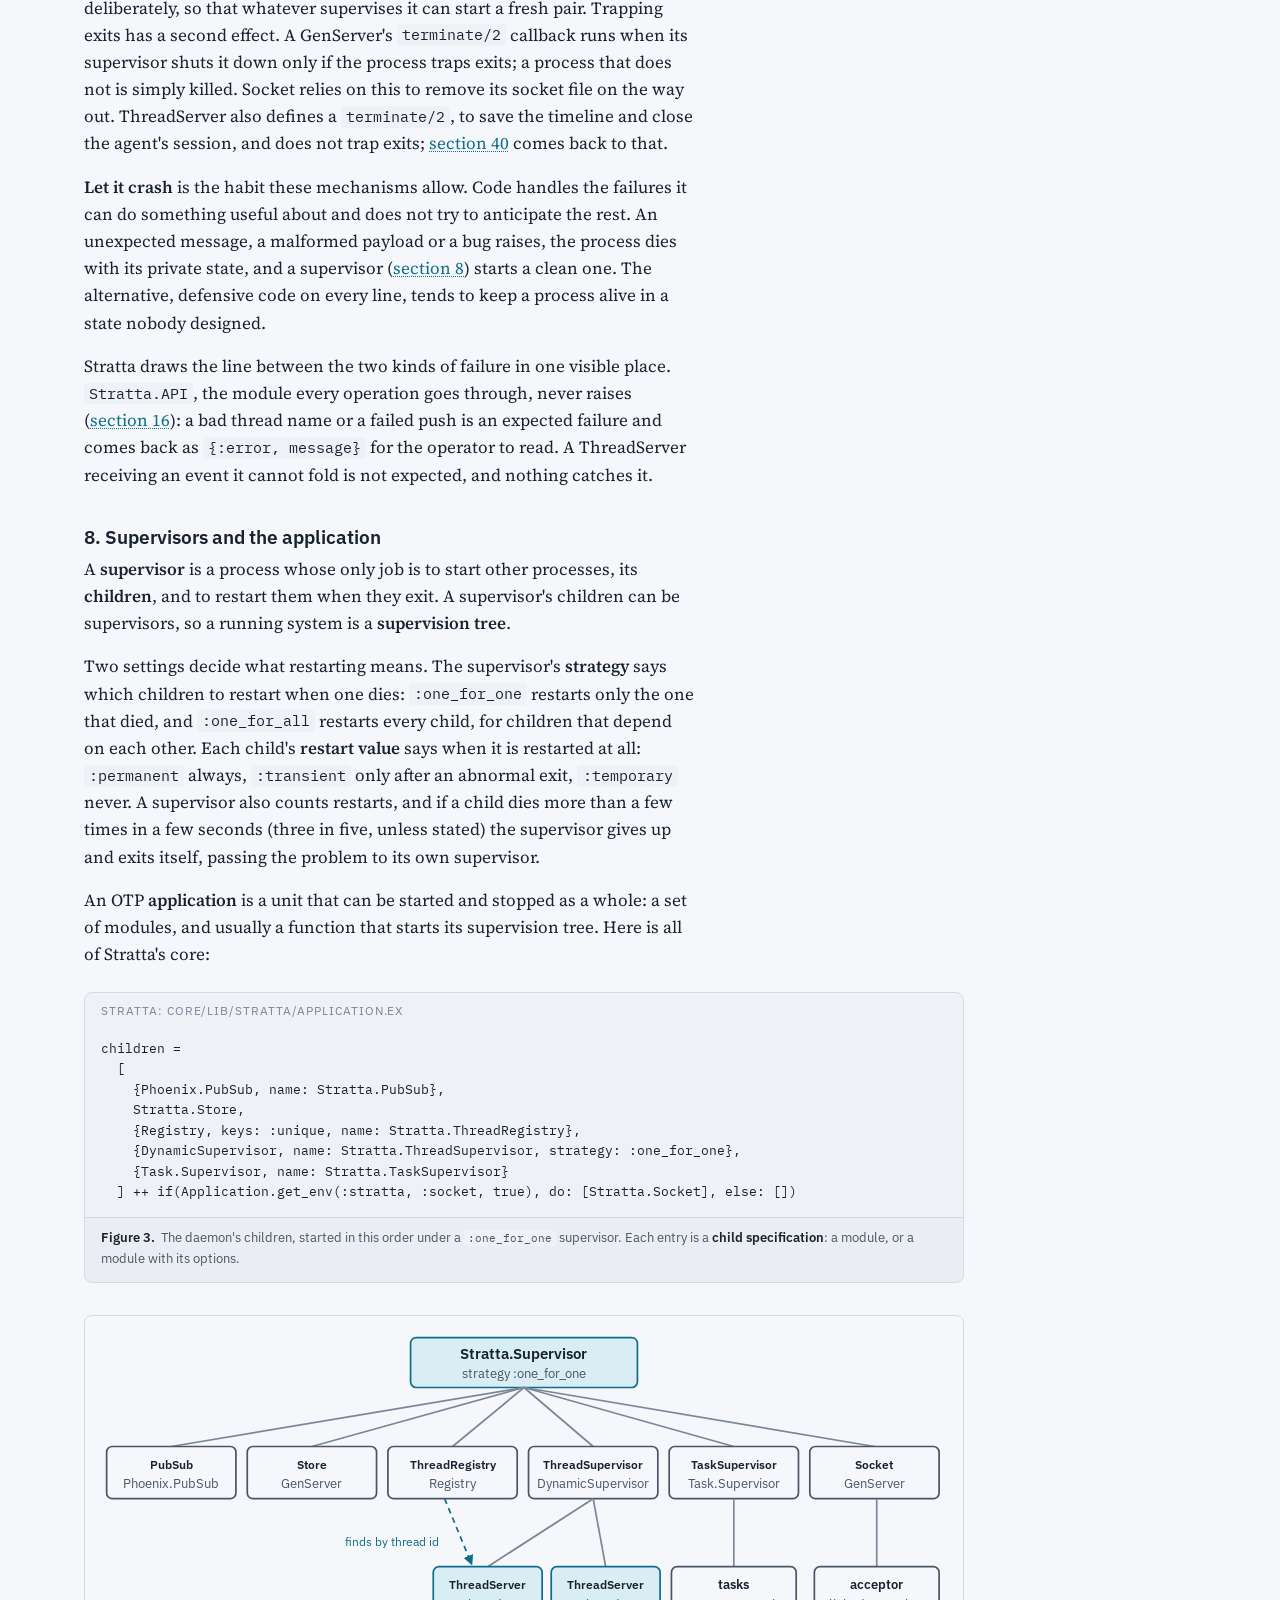
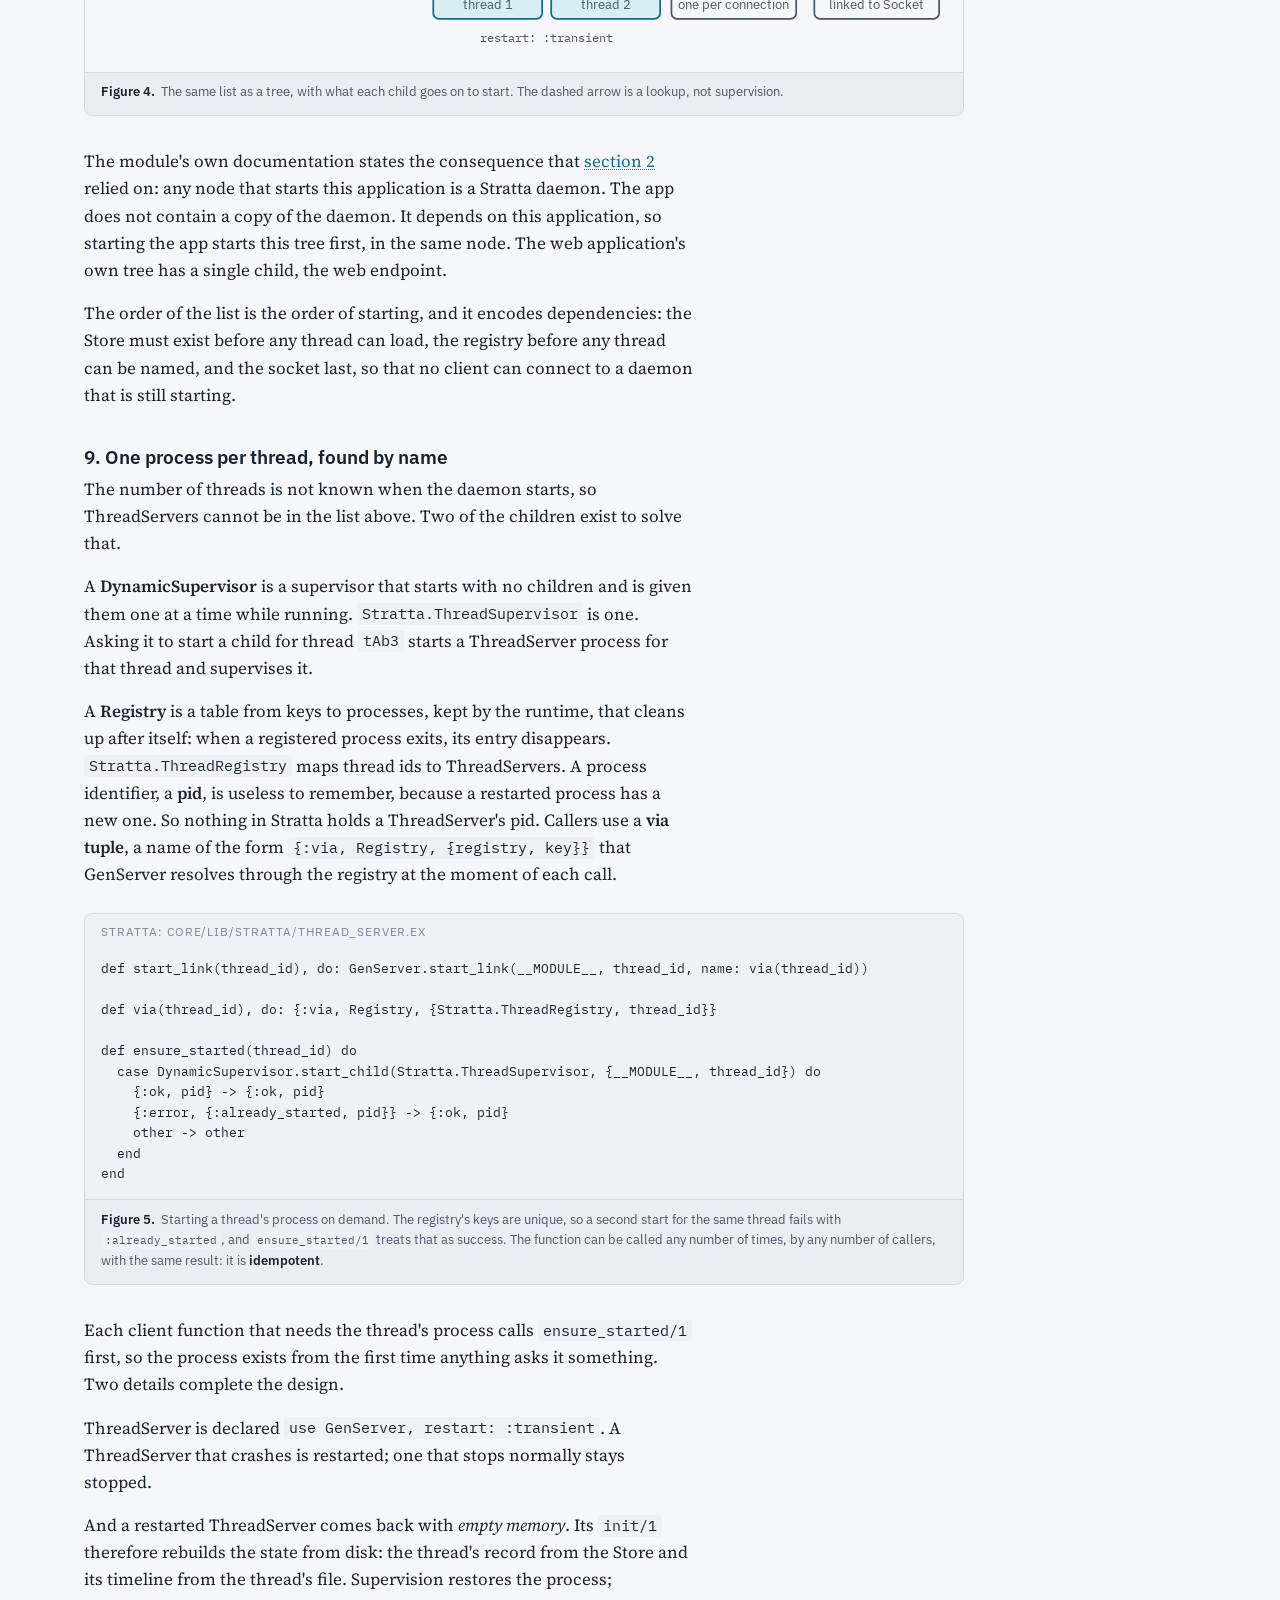
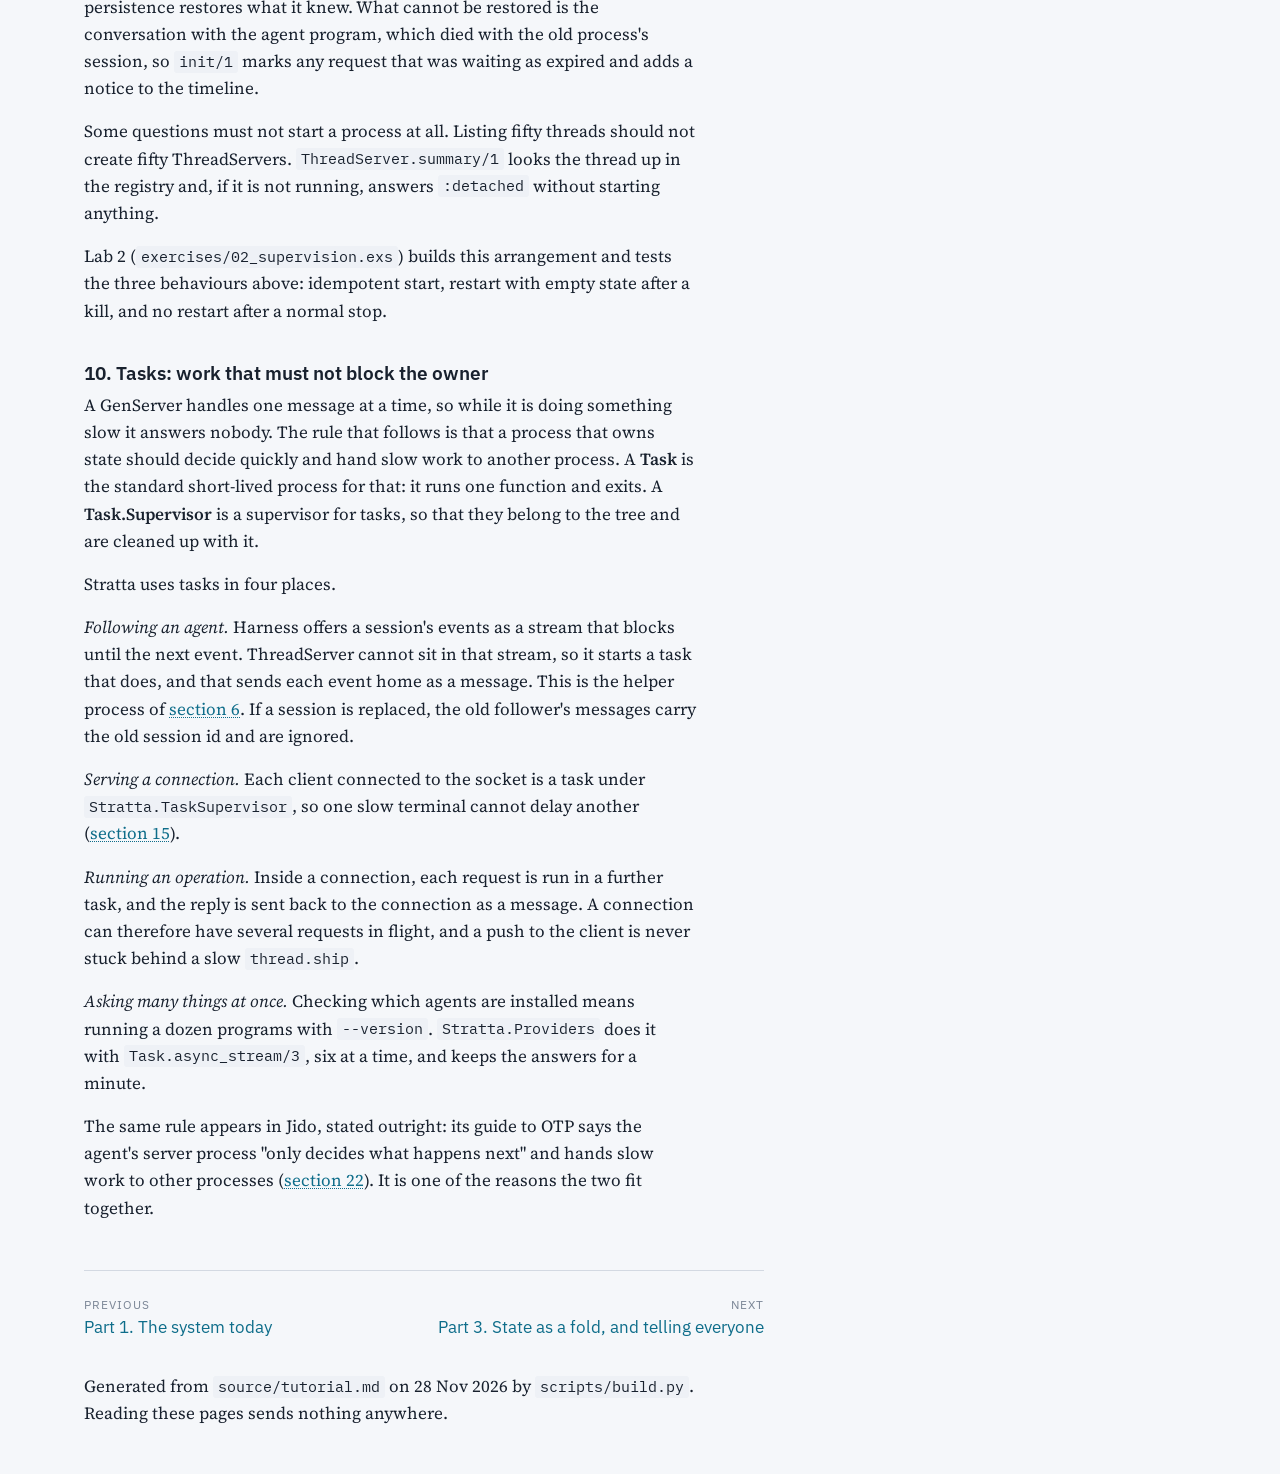
<file: md/docs/tutorial/part2.html>
<!doctype html>
<html lang="en">
<head>
<meta charset="utf-8">
<meta name="viewport" content="width=device-width, initial-scale=1, viewport-fit=cover">
<title>Part 2. Processes and supervision · Stratta architecture tutorial</title>
<link rel="preconnect" href="https://fonts.googleapis.com">
<link rel="stylesheet" href="https://fonts.googleapis.com/css2?family=IBM+Plex+Sans:wght@400;600&family=IBM+Plex+Mono:wght@400;600&family=Source+Serif+4:ital,opsz,wght@0,8..60,400;0,8..60,600;1,8..60,400&display=swap">
<link rel="stylesheet" href="assets/style.css">
</head>
<body>
<header class="topbar"><div class="topbar-inner"><a class="brand" href="index.html"><span class="brand-long">Stratta's architecture, from the process up</span><span class="brand-short">Stratta architecture</span></a><nav aria-label="Parts"><a href="index.html">Start</a><a href="part1.html">Part 1</a><a href="part2.html" aria-current="page">Part 2</a><a href="part3.html">Part 3</a><a href="part4.html">Part 4</a><a href="part5.html">Part 5</a><a href="part6.html">Part 6</a><a href="part7.html">Part 7</a><a href="part8.html">Part 8</a><a href="glossary.html">Glossary</a></nav></div></header>
<div class="page">
<main class="prose">
<p class="kicker">Part 2</p><h1 id="part-2-processes-and-supervision">Processes and supervision</h1>
<h3 id="s5">5. A process is the unit of everything</h3>
<p>Lesson 10 of the Elixir course defined a <strong>process</strong>: a unit of execution scheduled by the virtual machine, with its own memory and a <strong>mailbox</strong>, a queue of messages other processes have sent it. A process's memory is private. The only way to affect another process is to send it a message, which copies the message into the receiver's mailbox; page 9 of the memory-model wiki shows the copy.</p>
<p>The BEAM Book's chapter on processes puts it in four words: a process is "just memory", meaning a stack, a heap, a mailbox and a small control block. That is why processes are cheap, and why an Elixir program uses them where another language would use an object, a thread or a callback. Stratta has one process per open thread, one per socket connection, one per browser page, one per operation in flight, and one reading each agent's event stream.</p>
<p>Two properties of processes carry most of Stratta's design.</p>
<p><strong>Isolation.</strong> A process that crashes takes nothing with it but its own memory. A thread whose agent sends something the code did not expect cannot corrupt another thread, because there is no memory they share.</p>
<p><strong>Fair scheduling.</strong> The virtual machine runs many processes on a few operating-system threads by giving each one a budget and switching when it is spent. The BEAM Book's scheduling chapter describes the budget as a count of <strong>reductions</strong>, roughly function calls, with a few thousand per turn at the processor. A process cannot hold the processor by looping, because looping in Elixir is calling a function. So a ThreadServer busy folding a burst of events does not make the dashboard freeze.</p>
<p>The consequence to carry forward: in Stratta, "who owns this state" always has an answer, the answer is a process, and everything else talks to that process by message.</p>
<h3 id="s6">6. GenServer: a process with a contract</h3>
<p>A <strong>GenServer</strong> is a process that follows a standard pattern: it keeps a state, waits for a message, handles it with a function you write, and loops with the new state. OTP, the set of libraries that ships with Erlang, provides the loop. You provide the functions. Lesson 10 showed the split that makes one readable: the <em>client</em> functions run in whichever process calls them and only send a message, and the <em>callbacks</em> run in the server process, one message at a time.</p>
<p>There are three ways a message reaches a GenServer, and Stratta's <code>ThreadServer</code> uses all three.</p>
<p>A <strong>call</strong> is a request that waits for a reply: <code>GenServer.call(server, message)</code> blocks the caller until the server's <code>handle_call/3</code> returns <code>{:reply, value, new_state}</code>, or until a timeout, five seconds unless stated. Answering a permission request is a call, because the front end needs to know whether it worked.</p>
<p>A <strong>cast</strong> is a message with no reply. ThreadServer has none.</p>
<p>Anything else that arrives, a message sent with plain <code>send/2</code> or a timer firing, goes to <code>handle_info/2</code>. This is how a thread's events arrive. A helper process reads the agent's event stream and sends each event to the ThreadServer as an ordinary message:</p>
<figure class="ik-figure is-example" id="fig-handle-info"><div class="ik-body"><div class="ex-title">Stratta: core/lib/stratta/thread_server.ex</div><pre><code class="language-elixir">def handle_info({:harness_events, session_id, events}, %{session_id: session_id} = state) do
  state =
    Enum.reduce(events, state, fn event, acc -&gt;
      acc
      |&gt; update_timeline(&amp;Timeline.apply_event(&amp;1, event), false)
      |&gt; track_session(event)
    end)

  {:noreply, state |&gt; schedule_save() |&gt; broadcast()}
end
</code></pre>
</div><figcaption>Events arrive as messages. The pattern <code>%{session_id: session_id}</code> uses the same variable twice, so the clause matches only events from the session this server currently holds; events from an earlier session fall through to a clause that ignores them.</figcaption></figure>
<p>Because a GenServer handles one message at a time, its state needs no lock. Two front ends that approve the same request at the same instant become two messages in one mailbox; the first is handled completely before the second is looked at, and the second finds the request already answered. This is <strong>serialisation</strong>: turning concurrent requests into a sequence by sending them all through one process. <code>Stratta.Store</code> exists for exactly this reason. It is a GenServer that holds the list of projects and threads, and every change to that list is a call to it, so two writers can never interleave. It also writes its file the safe way, to a temporary name and then a rename, so that a crash mid-write leaves the old file and never half of a new one.</p>
<p>A timer is a message to yourself, later. <code>Process.send_after(self(), :save, 400)</code> puts <code>:save</code> in the server's own mailbox after 400 milliseconds, and <code>handle_info(:save, state)</code> does the write. ThreadServer sets that timer only if none is already running, so a burst of a hundred events causes one write. Waiting for a quiet moment before doing expensive work is <strong>debouncing</strong>.</p>
<p class="ik-note">Lab 1 (<code>exercises/01_thread_server.exs</code>) builds a small ThreadServer: requests with letters, answers that apply once, and a debounced save. Do it now.</p>

<figure class="ik-figure is-example" id="fig-lab1"><div class="ik-body"><div class="ex-title">The debounce, from the lab's solution</div><pre><code class="language-elixir"># One timer at a time: a change while a save is already due adds nothing.
defp schedule_save(%{timer: nil} = state),
  do: %{state | timer: Process.send_after(self(), :save, state.debounce)}

defp schedule_save(state), do: state
</code></pre>
</div><figcaption>Two function clauses. The first matches only when no timer is set. The second matches otherwise and does nothing.</figcaption></figure>
<h3 id="s7">7. Links, monitors and letting it crash</h3>
<p>Processes fail. Elixir's answer is to keep the failure small and make sure someone finds out.</p>
<p>A <strong>link</strong> joins two processes so that if either exits abnormally the other receives an exit signal and exits too. Links are for processes that make no sense without each other. A <strong>monitor</strong> is one-directional: the watcher receives a <code>{:DOWN, ...}</code> message when the watched process exits, and carries on. Lesson 10 introduced both.</p>
<p>A process can choose to receive exit signals as messages by <strong>trapping exits</strong> (<code>Process.flag(:trap_exit, true)</code>). <code>Stratta.Socket</code> does this. It starts a helper that waits for connections and links to it; if the helper dies, the Socket process receives <code>{:EXIT, pid, reason}</code> as a message and stops itself deliberately, so that whatever supervises it can start a fresh pair. Trapping exits has a second effect. A GenServer's <code>terminate/2</code> callback runs when its supervisor shuts it down only if the process traps exits; a process that does not is simply killed. Socket relies on this to remove its socket file on the way out. ThreadServer also defines a <code>terminate/2</code>, to save the timeline and close the agent's session, and does not trap exits; <a class="xref" href="part7.html#s40">section 40</a> comes back to that.</p>
<p><strong>Let it crash</strong> is the habit these mechanisms allow. Code handles the failures it can do something useful about and does not try to anticipate the rest. An unexpected message, a malformed payload or a bug raises, the process dies with its private state, and a supervisor (<a class="xref" href="part2.html#s8">section 8</a>) starts a clean one. The alternative, defensive code on every line, tends to keep a process alive in a state nobody designed.</p>
<p>Stratta draws the line between the two kinds of failure in one visible place. <code>Stratta.API</code>, the module every operation goes through, never raises (<a class="xref" href="part4.html#s16">section 16</a>): a bad thread name or a failed push is an expected failure and comes back as <code>{:error, message}</code> for the operator to read. A ThreadServer receiving an event it cannot fold is not expected, and nothing catches it.</p>
<h3 id="s8">8. Supervisors and the application</h3>
<p>A <strong>supervisor</strong> is a process whose only job is to start other processes, its <strong>children</strong>, and to restart them when they exit. A supervisor's children can be supervisors, so a running system is a <strong>supervision tree</strong>.</p>
<p>Two settings decide what restarting means. The supervisor's <strong>strategy</strong> says which children to restart when one dies: <code>:one_for_one</code> restarts only the one that died, and <code>:one_for_all</code> restarts every child, for children that depend on each other. Each child's <strong>restart value</strong> says when it is restarted at all: <code>:permanent</code> always, <code>:transient</code> only after an abnormal exit, <code>:temporary</code> never. A supervisor also counts restarts, and if a child dies more than a few times in a few seconds (three in five, unless stated) the supervisor gives up and exits itself, passing the problem to its own supervisor.</p>
<p>An OTP <strong>application</strong> is a unit that can be started and stopped as a whole: a set of modules, and usually a function that starts its supervision tree. Here is all of Stratta's core:</p>
<figure class="ik-figure is-example" id="fig-children"><div class="ik-body"><div class="ex-title">Stratta: core/lib/stratta/application.ex</div><pre><code class="language-elixir">children =
  [
    {Phoenix.PubSub, name: Stratta.PubSub},
    Stratta.Store,
    {Registry, keys: :unique, name: Stratta.ThreadRegistry},
    {DynamicSupervisor, name: Stratta.ThreadSupervisor, strategy: :one_for_one},
    {Task.Supervisor, name: Stratta.TaskSupervisor}
  ] ++ if(Application.get_env(:stratta, :socket, true), do: [Stratta.Socket], else: [])
</code></pre>
</div><figcaption>The daemon's children, started in this order under a <code>:one_for_one</code> supervisor. Each entry is a <strong>child specification</strong>: a module, or a module with its options.</figcaption></figure>

<figure class="ik-figure is-diagram" id="fig-tree"><div class="ik-body"><div class="diagram-scroll"><svg xmlns="http://www.w3.org/2000/svg" viewBox="0 0 760 300" role="img" aria-labelledby="tree-title">
  <title id="tree-title">The supervision tree of the core. At the top Stratta.Supervisor, strategy one for one. Under it six children: Phoenix.PubSub, Stratta.Store, the Registry named ThreadRegistry, the DynamicSupervisor named ThreadSupervisor, a Task.Supervisor, and Stratta.Socket. ThreadSupervisor has one ThreadServer child per open thread, each restarted only after a crash. The Task.Supervisor holds one short-lived task per socket connection and per API call. The Socket process has a linked acceptor. The registry maps thread ids to ThreadServer processes.</title>
  <defs><marker id="tree-ink" viewBox="0 0 10 10" refX="9" refY="5" markerWidth="9" markerHeight="9" markerUnits="userSpaceOnUse" orient="auto-start-reverse"><path d="M0 0 L10 5 L0 10 z" fill="var(--ink-2)"/></marker><marker id="tree-accent" viewBox="0 0 10 10" refX="9" refY="5" markerWidth="9" markerHeight="9" markerUnits="userSpaceOnUse" orient="auto-start-reverse"><path d="M0 0 L10 5 L0 10 z" fill="var(--accent)"/></marker><marker id="tree-good" viewBox="0 0 10 10" refX="9" refY="5" markerWidth="9" markerHeight="9" markerUnits="userSpaceOnUse" orient="auto-start-reverse"><path d="M0 0 L10 5 L0 10 z" fill="var(--good)"/></marker><marker id="tree-bad" viewBox="0 0 10 10" refX="9" refY="5" markerWidth="9" markerHeight="9" markerUnits="userSpaceOnUse" orient="auto-start-reverse"><path d="M0 0 L10 5 L0 10 z" fill="var(--bad)"/></marker><marker id="tree-warm" viewBox="0 0 10 10" refX="9" refY="5" markerWidth="9" markerHeight="9" markerUnits="userSpaceOnUse" orient="auto-start-reverse"><path d="M0 0 L10 5 L0 10 z" fill="var(--warm)"/></marker></defs>
  <rect x="280" y="12" width="200" height="44" rx="5" fill="var(--accent-soft)" stroke="var(--accent)" stroke-width="1.5"/>
  <text x="380.0" y="31.0" font-family="var(--font-display)" font-size="13" font-weight="600" fill="var(--ink)" text-anchor="middle">Stratta.Supervisor</text>
  <text x="380.0" y="48.0" font-family="var(--font-display)" font-size="11.5" font-weight="400" fill="var(--ink-2)" text-anchor="middle">strategy :one_for_one</text>
  <line x1="380" y1="56" x2="69" y2="108" stroke="var(--ink-3)" stroke-width="1.5"/>
  <rect x="12" y="108" width="114" height="46" rx="5" fill="var(--paper)" stroke="var(--ink-2)" stroke-width="1.5"/>
  <text x="69.0" y="128.0" font-family="var(--font-display)" font-size="10.5" font-weight="600" fill="var(--ink)" text-anchor="middle">PubSub</text>
  <text x="69.0" y="145.0" font-family="var(--font-display)" font-size="11.5" font-weight="400" fill="var(--ink-2)" text-anchor="middle">Phoenix.PubSub</text>
  <line x1="380" y1="56" x2="193" y2="108" stroke="var(--ink-3)" stroke-width="1.5"/>
  <rect x="136" y="108" width="114" height="46" rx="5" fill="var(--paper)" stroke="var(--ink-2)" stroke-width="1.5"/>
  <text x="193.0" y="128.0" font-family="var(--font-display)" font-size="10.5" font-weight="600" fill="var(--ink)" text-anchor="middle">Store</text>
  <text x="193.0" y="145.0" font-family="var(--font-display)" font-size="11.5" font-weight="400" fill="var(--ink-2)" text-anchor="middle">GenServer</text>
  <line x1="380" y1="56" x2="317" y2="108" stroke="var(--ink-3)" stroke-width="1.5"/>
  <rect x="260" y="108" width="114" height="46" rx="5" fill="var(--paper)" stroke="var(--ink-2)" stroke-width="1.5"/>
  <text x="317.0" y="128.0" font-family="var(--font-display)" font-size="10.5" font-weight="600" fill="var(--ink)" text-anchor="middle">ThreadRegistry</text>
  <text x="317.0" y="145.0" font-family="var(--font-display)" font-size="11.5" font-weight="400" fill="var(--ink-2)" text-anchor="middle">Registry</text>
  <line x1="380" y1="56" x2="441" y2="108" stroke="var(--ink-3)" stroke-width="1.5"/>
  <rect x="384" y="108" width="114" height="46" rx="5" fill="var(--paper)" stroke="var(--ink-2)" stroke-width="1.5"/>
  <text x="441.0" y="128.0" font-family="var(--font-display)" font-size="10.5" font-weight="600" fill="var(--ink)" text-anchor="middle">ThreadSupervisor</text>
  <text x="441.0" y="145.0" font-family="var(--font-display)" font-size="11.5" font-weight="400" fill="var(--ink-2)" text-anchor="middle">DynamicSupervisor</text>
  <line x1="380" y1="56" x2="565" y2="108" stroke="var(--ink-3)" stroke-width="1.5"/>
  <rect x="508" y="108" width="114" height="46" rx="5" fill="var(--paper)" stroke="var(--ink-2)" stroke-width="1.5"/>
  <text x="565.0" y="128.0" font-family="var(--font-display)" font-size="10.5" font-weight="600" fill="var(--ink)" text-anchor="middle">TaskSupervisor</text>
  <text x="565.0" y="145.0" font-family="var(--font-display)" font-size="11.5" font-weight="400" fill="var(--ink-2)" text-anchor="middle">Task.Supervisor</text>
  <line x1="380" y1="56" x2="689" y2="108" stroke="var(--ink-3)" stroke-width="1.5"/>
  <rect x="632" y="108" width="114" height="46" rx="5" fill="var(--paper)" stroke="var(--ink-2)" stroke-width="1.5"/>
  <text x="689.0" y="128.0" font-family="var(--font-display)" font-size="10.5" font-weight="600" fill="var(--ink)" text-anchor="middle">Socket</text>
  <text x="689.0" y="145.0" font-family="var(--font-display)" font-size="11.5" font-weight="400" fill="var(--ink-2)" text-anchor="middle">GenServer</text>
  <line x1="441" y1="154" x2="348" y2="214" stroke="var(--ink-3)" stroke-width="1.5"/>
  <rect x="300" y="214" width="96" height="46" rx="5" fill="var(--accent-soft)" stroke="var(--accent)" stroke-width="1.5"/>
  <text x="348.0" y="234.0" font-family="var(--font-display)" font-size="11" font-weight="600" fill="var(--ink)" text-anchor="middle">ThreadServer</text>
  <text x="348.0" y="251.0" font-family="var(--font-display)" font-size="11.5" font-weight="400" fill="var(--ink-2)" text-anchor="middle">thread 1</text>
  <line x1="441" y1="154" x2="452" y2="214" stroke="var(--ink-3)" stroke-width="1.5"/>
  <rect x="404" y="214" width="96" height="46" rx="5" fill="var(--accent-soft)" stroke="var(--accent)" stroke-width="1.5"/>
  <text x="452.0" y="234.0" font-family="var(--font-display)" font-size="11" font-weight="600" fill="var(--ink)" text-anchor="middle">ThreadServer</text>
  <text x="452.0" y="251.0" font-family="var(--font-display)" font-size="11.5" font-weight="400" fill="var(--ink-2)" text-anchor="middle">thread 2</text>
  <text x="400" y="280" font-family="var(--font-mono)" font-size="11" font-weight="400" fill="var(--ink-2)" text-anchor="middle">restart: :transient</text>
  <line x1="565" y1="154" x2="565" y2="214" stroke="var(--ink-3)" stroke-width="1.5"/>
  <rect x="510" y="214" width="110" height="46" rx="5" fill="var(--paper)" stroke="var(--ink-2)" stroke-width="1.5"/>
  <text x="565.0" y="234.0" font-family="var(--font-display)" font-size="11.5" font-weight="600" fill="var(--ink)" text-anchor="middle">tasks</text>
  <text x="565.0" y="251.0" font-family="var(--font-display)" font-size="11.5" font-weight="400" fill="var(--ink-2)" text-anchor="middle">one per connection</text>
  <line x1="691" y1="154" x2="691" y2="214" stroke="var(--ink-3)" stroke-width="1.5"/>
  <rect x="636" y="214" width="110" height="46" rx="5" fill="var(--paper)" stroke="var(--ink-2)" stroke-width="1.5"/>
  <text x="691.0" y="234.0" font-family="var(--font-display)" font-size="11.5" font-weight="600" fill="var(--ink)" text-anchor="middle">acceptor</text>
  <text x="691.0" y="251.0" font-family="var(--font-display)" font-size="11.5" font-weight="400" fill="var(--ink-2)" text-anchor="middle">linked to Socket</text>
  <line x1="310" y1="154" x2="334" y2="212" stroke="var(--accent)" stroke-width="1.5" stroke-dasharray="5 4" marker-end="url(#tree-accent)"/>
  <text x="222" y="196" font-family="var(--font-display)" font-size="11" font-weight="400" fill="var(--accent)" text-anchor="start">finds by thread id</text>
</svg>
</div></div><figcaption>The same list as a tree, with what each child goes on to start. The dashed arrow is a lookup, not supervision.</figcaption></figure>
<p>The module's own documentation states the consequence that <a class="xref" href="part1.html#s2">section 2</a> relied on: any node that starts this application is a Stratta daemon. The app does not contain a copy of the daemon. It depends on this application, so starting the app starts this tree first, in the same node. The web application's own tree has a single child, the web endpoint.</p>
<p>The order of the list is the order of starting, and it encodes dependencies: the Store must exist before any thread can load, the registry before any thread can be named, and the socket last, so that no client can connect to a daemon that is still starting.</p>
<h3 id="s9">9. One process per thread, found by name</h3>
<p>The number of threads is not known when the daemon starts, so ThreadServers cannot be in the list above. Two of the children exist to solve that.</p>
<p>A <strong>DynamicSupervisor</strong> is a supervisor that starts with no children and is given them one at a time while running. <code>Stratta.ThreadSupervisor</code> is one. Asking it to start a child for thread <code>tAb3</code> starts a ThreadServer process for that thread and supervises it.</p>
<p>A <strong>Registry</strong> is a table from keys to processes, kept by the runtime, that cleans up after itself: when a registered process exits, its entry disappears. <code>Stratta.ThreadRegistry</code> maps thread ids to ThreadServers. A process identifier, a <strong>pid</strong>, is useless to remember, because a restarted process has a new one. So nothing in Stratta holds a ThreadServer's pid. Callers use a <strong>via tuple</strong>, a name of the form <code>{:via, Registry, {registry, key}}</code> that GenServer resolves through the registry at the moment of each call.</p>
<figure class="ik-figure is-example" id="fig-ensure"><div class="ik-body"><div class="ex-title">Stratta: core/lib/stratta/thread_server.ex</div><pre><code class="language-elixir">def start_link(thread_id), do: GenServer.start_link(__MODULE__, thread_id, name: via(thread_id))

def via(thread_id), do: {:via, Registry, {Stratta.ThreadRegistry, thread_id}}

def ensure_started(thread_id) do
  case DynamicSupervisor.start_child(Stratta.ThreadSupervisor, {__MODULE__, thread_id}) do
    {:ok, pid} -&gt; {:ok, pid}
    {:error, {:already_started, pid}} -&gt; {:ok, pid}
    other -&gt; other
  end
end
</code></pre>
</div><figcaption>Starting a thread's process on demand. The registry's keys are unique, so a second start for the same thread fails with <code>:already_started</code>, and <code>ensure_started/1</code> treats that as success. The function can be called any number of times, by any number of callers, with the same result: it is <strong>idempotent</strong>.</figcaption></figure>
<p>Each client function that needs the thread's process calls <code>ensure_started/1</code> first, so the process exists from the first time anything asks it something. Two details complete the design.</p>
<p>ThreadServer is declared <code>use GenServer, restart: :transient</code>. A ThreadServer that crashes is restarted; one that stops normally stays stopped.</p>
<p>And a restarted ThreadServer comes back with <em>empty memory</em>. Its <code>init/1</code> therefore rebuilds the state from disk: the thread's record from the Store and its timeline from the thread's file. Supervision restores the process; persistence restores what it knew. What cannot be restored is the conversation with the agent program, which died with the old process's session, so <code>init/1</code> marks any request that was waiting as expired and adds a notice to the timeline.</p>
<p>Some questions must not start a process at all. Listing fifty threads should not create fifty ThreadServers. <code>ThreadServer.summary/1</code> looks the thread up in the registry and, if it is not running, answers <code>:detached</code> without starting anything.</p>
<p class="ik-note">Lab 2 (<code>exercises/02_supervision.exs</code>) builds this arrangement and tests the three behaviours above: idempotent start, restart with empty state after a kill, and no restart after a normal stop.</p>
<h3 id="s10">10. Tasks: work that must not block the owner</h3>
<p>A GenServer handles one message at a time, so while it is doing something slow it answers nobody. The rule that follows is that a process that owns state should decide quickly and hand slow work to another process. A <strong>Task</strong> is the standard short-lived process for that: it runs one function and exits. A <strong>Task.Supervisor</strong> is a supervisor for tasks, so that they belong to the tree and are cleaned up with it.</p>
<p>Stratta uses tasks in four places.</p>
<p><em>Following an agent.</em> Harness offers a session's events as a stream that blocks until the next event. ThreadServer cannot sit in that stream, so it starts a task that does, and that sends each event home as a message. This is the helper process of <a class="xref" href="part2.html#s6">section 6</a>. If a session is replaced, the old follower's messages carry the old session id and are ignored.</p>
<p><em>Serving a connection.</em> Each client connected to the socket is a task under <code>Stratta.TaskSupervisor</code>, so one slow terminal cannot delay another (<a class="xref" href="part4.html#s15">section 15</a>).</p>
<p><em>Running an operation.</em> Inside a connection, each request is run in a further task, and the reply is sent back to the connection as a message. A connection can therefore have several requests in flight, and a push to the client is never stuck behind a slow <code>thread.ship</code>.</p>
<p><em>Asking many things at once.</em> Checking which agents are installed means running a dozen programs with <code>--version</code>. <code>Stratta.Providers</code> does it with <code>Task.async_stream/3</code>, six at a time, and keeps the answers for a minute.</p>
<p>The same rule appears in Jido, stated outright: its guide to OTP says the agent's server process "only decides what happens next" and hands slow work to other processes (<a class="xref" href="part5.html#s22">section 22</a>). It is one of the reasons the two fit together.</p>
<nav class="pager"><a class="prev" href="part1.html"><small>Previous</small>Part 1. The system today</a><a class="next" href="part3.html"><small>Next</small>Part 3. State as a fold, and telling everyone</a></nav>
<footer class="site-footer"><p class="ik-note">Generated from <code>source/tutorial.md</code> on 28 Nov 2026 by <code>scripts/build.py</code>. Reading these pages sends nothing anywhere.</p></footer>
</main>
<aside class="rail" aria-label="On this page"><h2>On this page</h2><ol></ol></aside>
</div>

<script src="assets/site.js"></script>
</body>
</html>
</file>
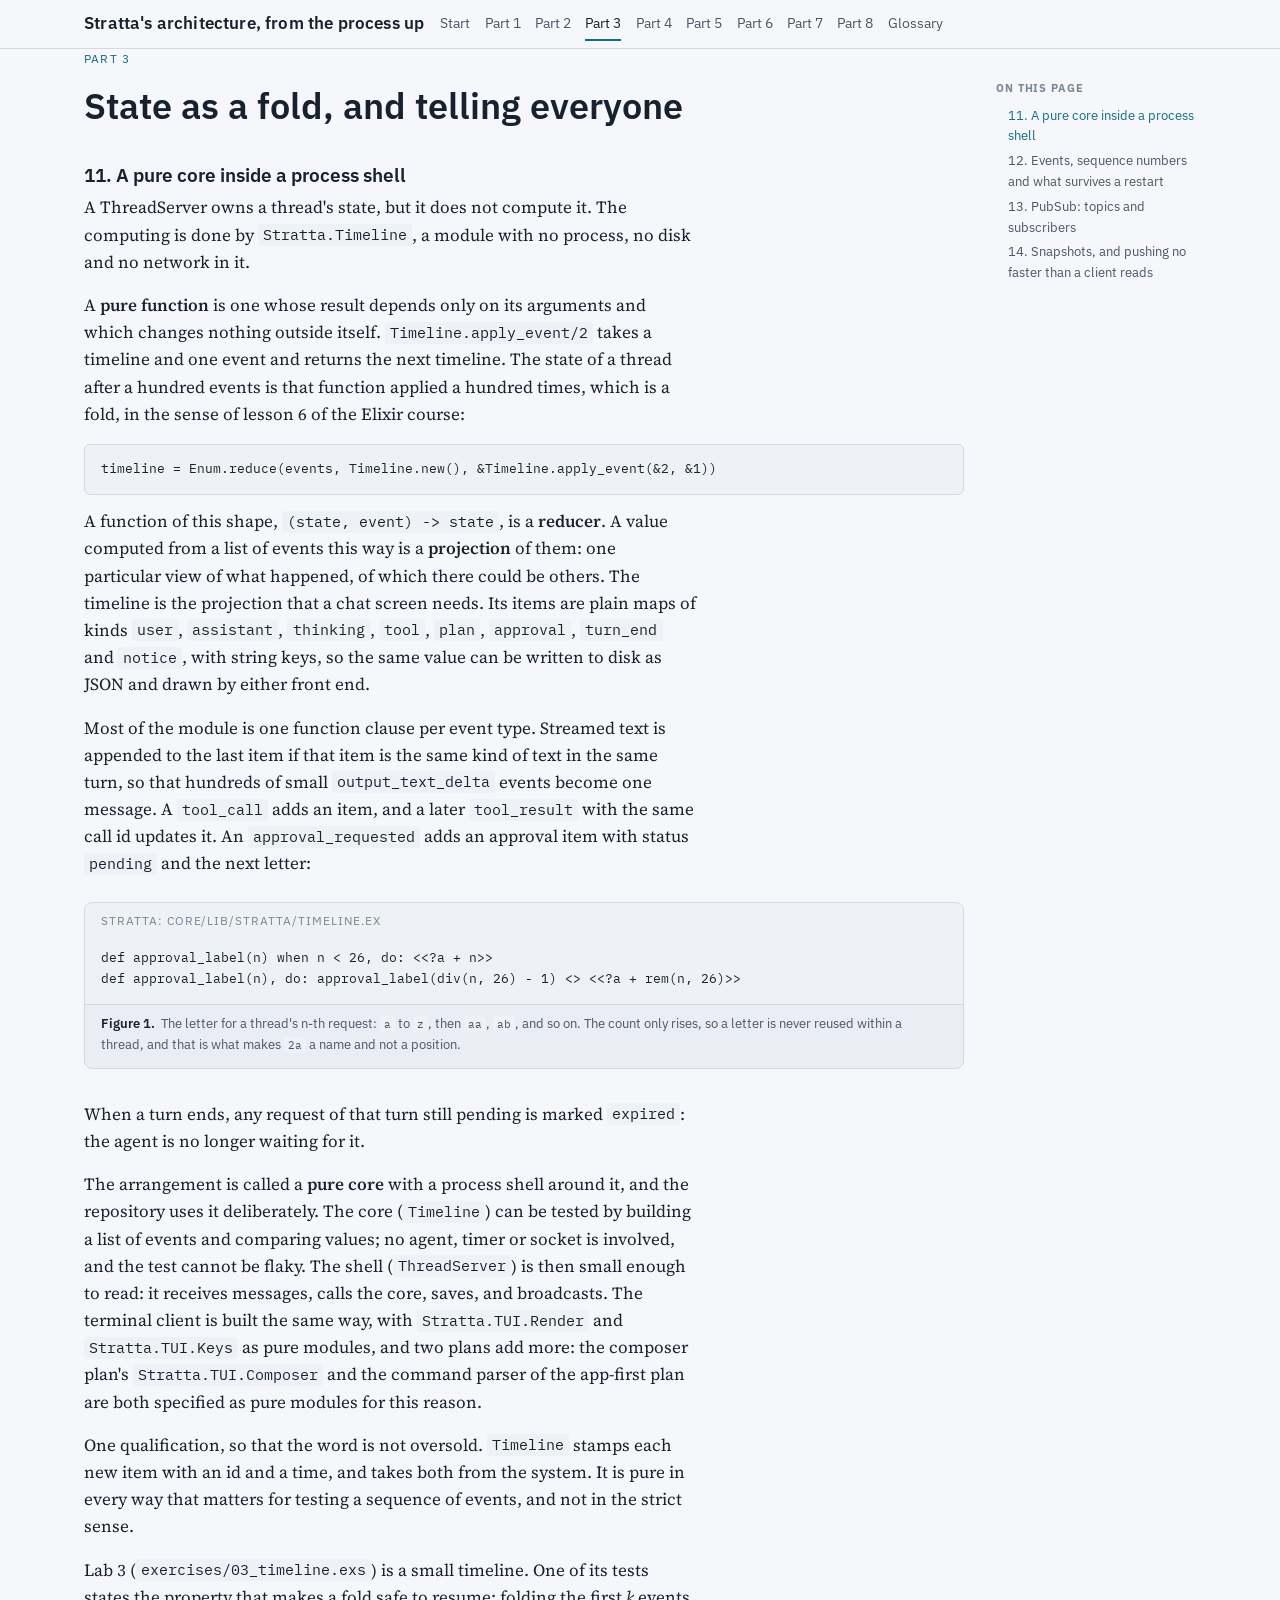
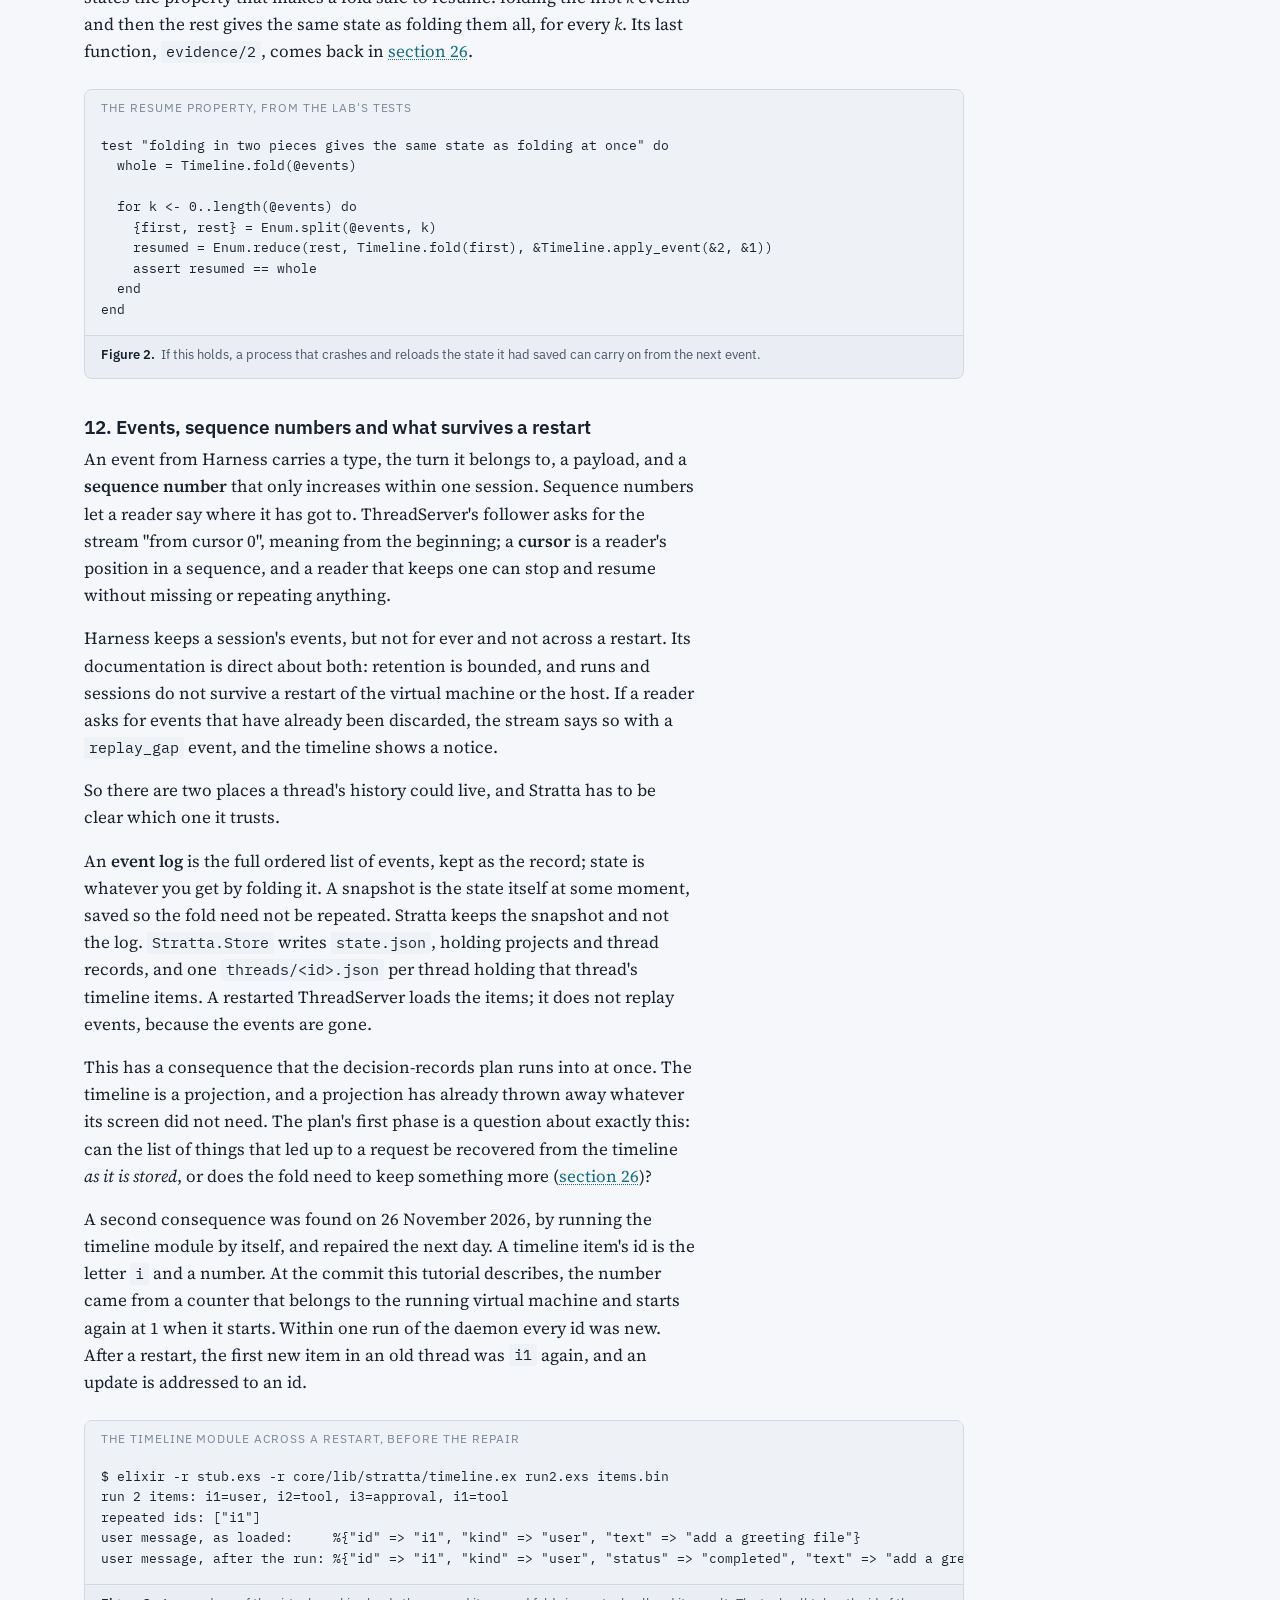
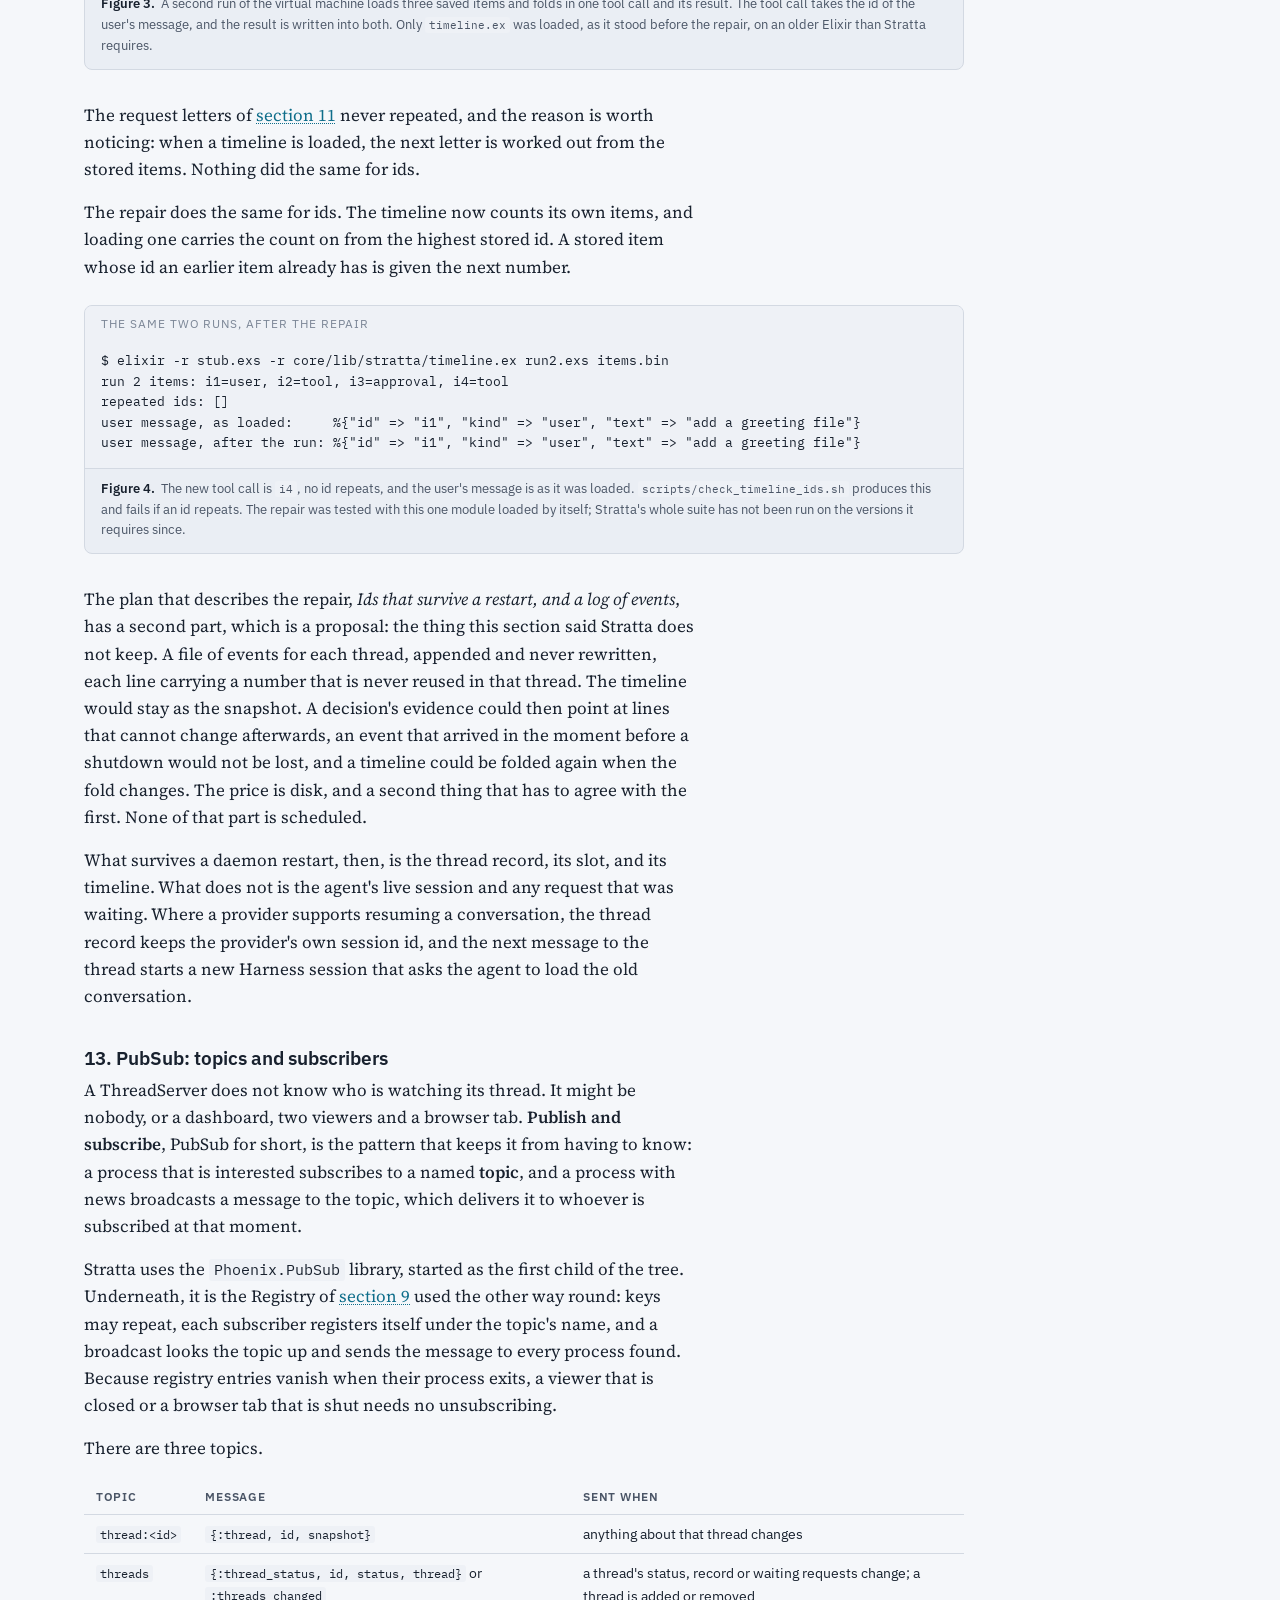
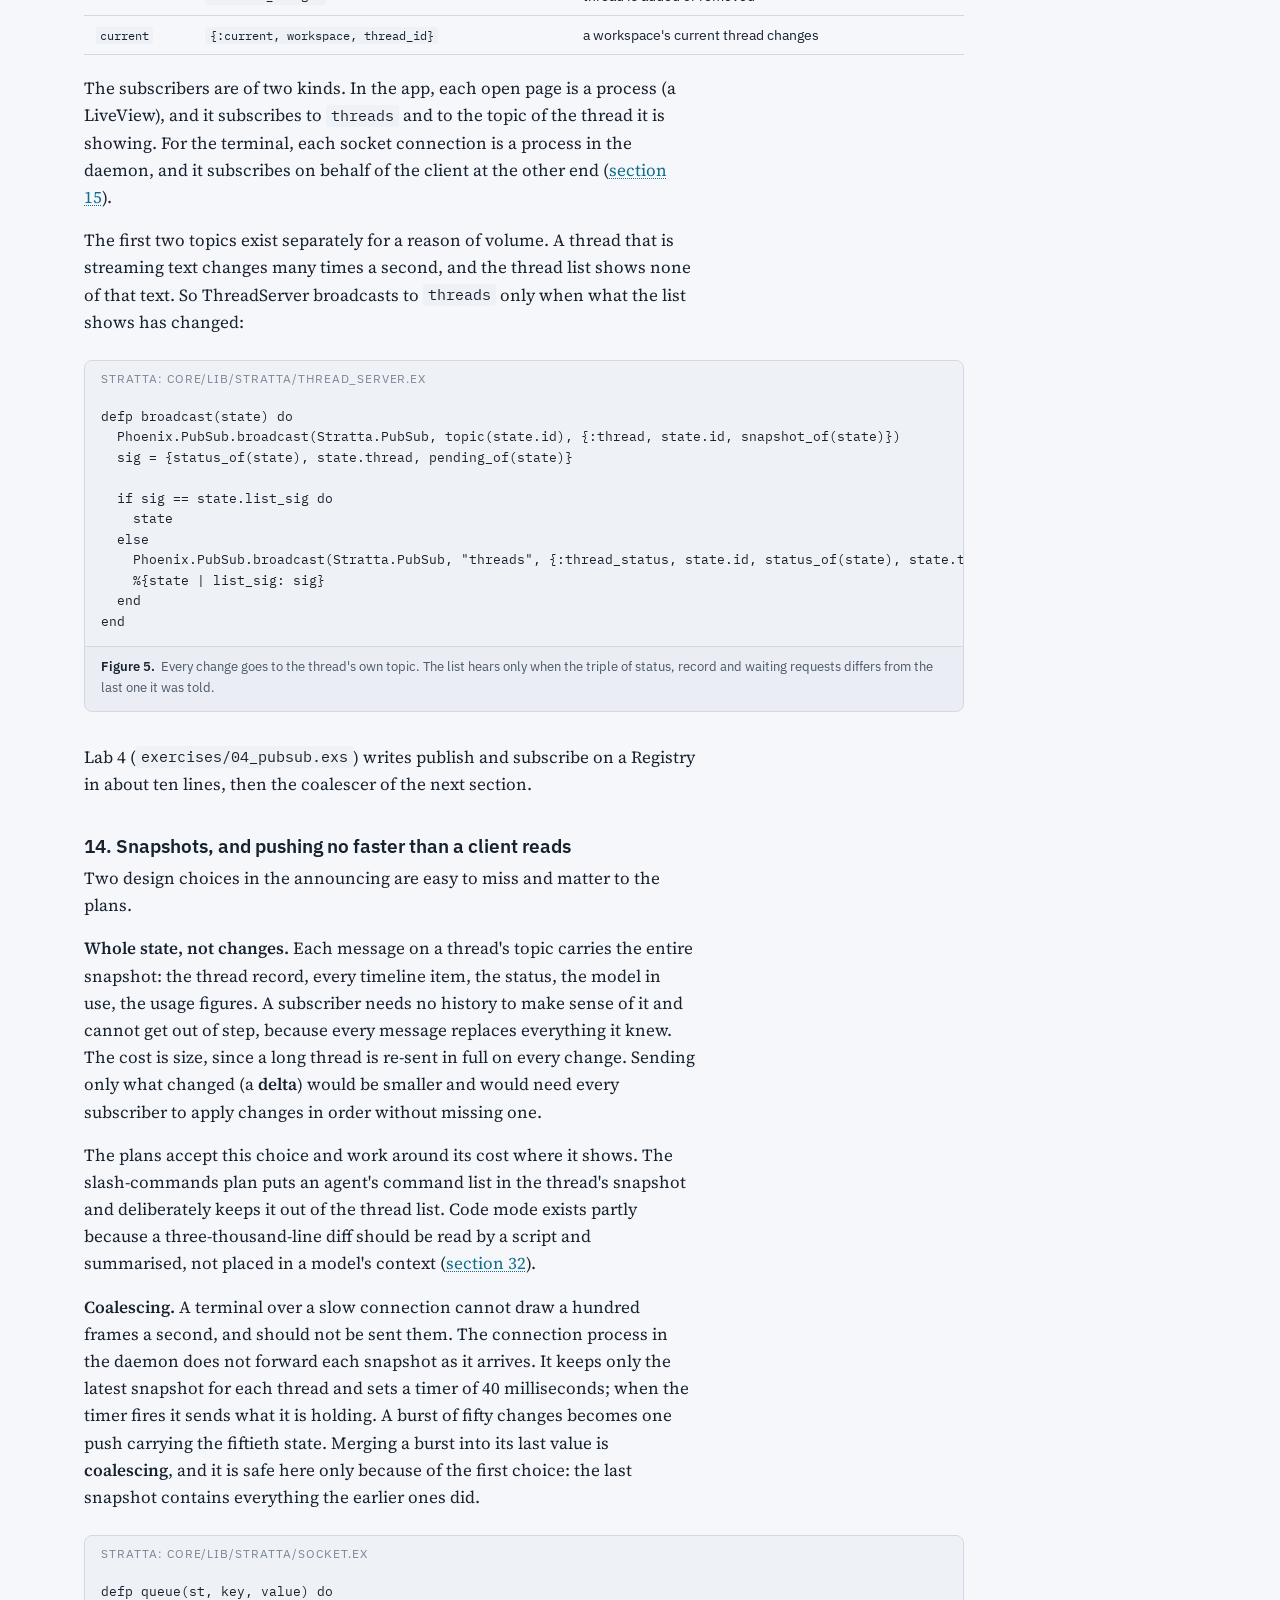
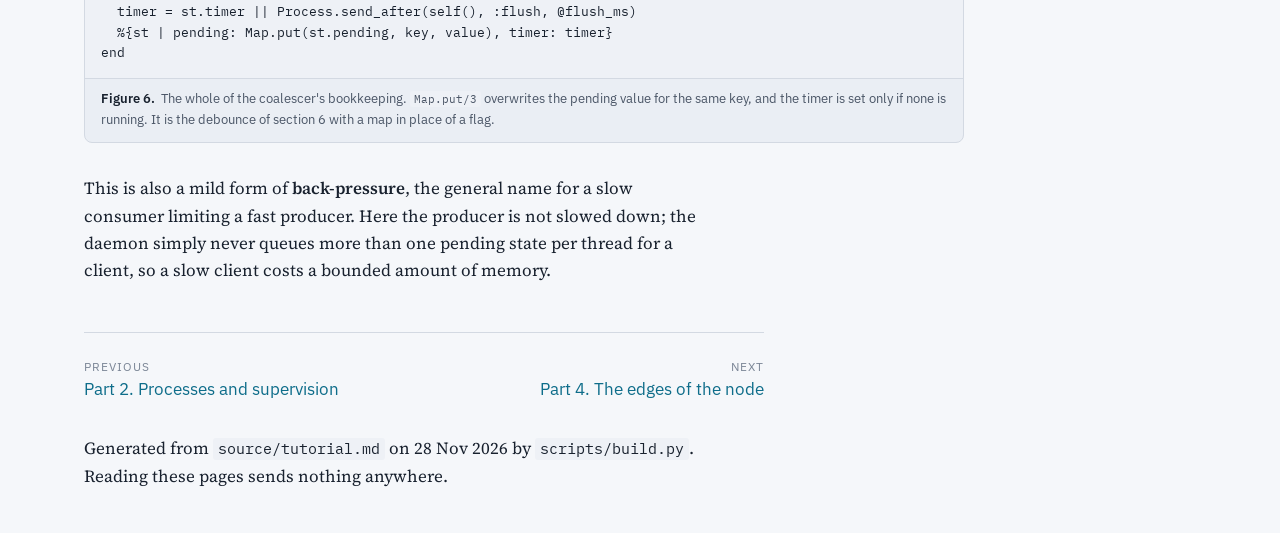
<file: md/docs/tutorial/part3.html>
<!doctype html>
<html lang="en">
<head>
<meta charset="utf-8">
<meta name="viewport" content="width=device-width, initial-scale=1, viewport-fit=cover">
<title>Part 3. State as a fold, and telling everyone · Stratta architecture tutorial</title>
<link rel="preconnect" href="https://fonts.googleapis.com">
<link rel="stylesheet" href="https://fonts.googleapis.com/css2?family=IBM+Plex+Sans:wght@400;600&family=IBM+Plex+Mono:wght@400;600&family=Source+Serif+4:ital,opsz,wght@0,8..60,400;0,8..60,600;1,8..60,400&display=swap">
<link rel="stylesheet" href="assets/style.css">
</head>
<body>
<header class="topbar"><div class="topbar-inner"><a class="brand" href="index.html"><span class="brand-long">Stratta's architecture, from the process up</span><span class="brand-short">Stratta architecture</span></a><nav aria-label="Parts"><a href="index.html">Start</a><a href="part1.html">Part 1</a><a href="part2.html">Part 2</a><a href="part3.html" aria-current="page">Part 3</a><a href="part4.html">Part 4</a><a href="part5.html">Part 5</a><a href="part6.html">Part 6</a><a href="part7.html">Part 7</a><a href="part8.html">Part 8</a><a href="glossary.html">Glossary</a></nav></div></header>
<div class="page">
<main class="prose">
<p class="kicker">Part 3</p><h1 id="part-3-state-as-a-fold-and-telling-everyone">State as a fold, and telling everyone</h1>
<h3 id="s11">11. A pure core inside a process shell</h3>
<p>A ThreadServer owns a thread's state, but it does not compute it. The computing is done by <code>Stratta.Timeline</code>, a module with no process, no disk and no network in it.</p>
<p>A <strong>pure function</strong> is one whose result depends only on its arguments and which changes nothing outside itself. <code>Timeline.apply_event/2</code> takes a timeline and one event and returns the next timeline. The state of a thread after a hundred events is that function applied a hundred times, which is a fold, in the sense of lesson 6 of the Elixir course:</p>
<pre><code>timeline = Enum.reduce(events, Timeline.new(), &amp;Timeline.apply_event(&amp;2, &amp;1))
</code></pre>
<p>A function of this shape, <code>(state, event) -&gt; state</code>, is a <strong>reducer</strong>. A value computed from a list of events this way is a <strong>projection</strong> of them: one particular view of what happened, of which there could be others. The timeline is the projection that a chat screen needs. Its items are plain maps of kinds <code>user</code>, <code>assistant</code>, <code>thinking</code>, <code>tool</code>, <code>plan</code>, <code>approval</code>, <code>turn_end</code> and <code>notice</code>, with string keys, so the same value can be written to disk as JSON and drawn by either front end.</p>
<p>Most of the module is one function clause per event type. Streamed text is appended to the last item if that item is the same kind of text in the same turn, so that hundreds of small <code>output_text_delta</code> events become one message. A <code>tool_call</code> adds an item, and a later <code>tool_result</code> with the same call id updates it. An <code>approval_requested</code> adds an approval item with status <code>pending</code> and the next letter:</p>
<figure class="ik-figure is-example" id="fig-label"><div class="ik-body"><div class="ex-title">Stratta: core/lib/stratta/timeline.ex</div><pre><code class="language-elixir">def approval_label(n) when n &lt; 26, do: &lt;&lt;?a + n&gt;&gt;
def approval_label(n), do: approval_label(div(n, 26) - 1) &lt;&gt; &lt;&lt;?a + rem(n, 26)&gt;&gt;
</code></pre>
</div><figcaption>The letter for a thread's n-th request: <code>a</code> to <code>z</code>, then <code>aa</code>, <code>ab</code>, and so on. The count only rises, so a letter is never reused within a thread, and that is what makes <code>2a</code> a name and not a position.</figcaption></figure>
<p>When a turn ends, any request of that turn still pending is marked <code>expired</code>: the agent is no longer waiting for it.</p>
<p>The arrangement is called a <strong>pure core</strong> with a process shell around it, and the repository uses it deliberately. The core (<code>Timeline</code>) can be tested by building a list of events and comparing values; no agent, timer or socket is involved, and the test cannot be flaky. The shell (<code>ThreadServer</code>) is then small enough to read: it receives messages, calls the core, saves, and broadcasts. The terminal client is built the same way, with <code>Stratta.TUI.Render</code> and <code>Stratta.TUI.Keys</code> as pure modules, and two plans add more: the composer plan's <code>Stratta.TUI.Composer</code> and the command parser of the app-first plan are both specified as pure modules for this reason.</p>
<p>One qualification, so that the word is not oversold. <code>Timeline</code> stamps each new item with an id and a time, and takes both from the system. It is pure in every way that matters for testing a sequence of events, and not in the strict sense.</p>
<p class="ik-note">Lab 3 (<code>exercises/03_timeline.exs</code>) is a small timeline. One of its tests states the property that makes a fold safe to resume: folding the first <em>k</em> events and then the rest gives the same state as folding them all, for every <em>k</em>. Its last function, <code>evidence/2</code>, comes back in <a class="xref" href="part6.html#s26">section 26</a>.</p>

<figure class="ik-figure is-example" id="fig-lab3"><div class="ik-body"><div class="ex-title">The resume property, from the lab's tests</div><pre><code class="language-elixir">test "folding in two pieces gives the same state as folding at once" do
  whole = Timeline.fold(@events)

  for k &lt;- 0..length(@events) do
    {first, rest} = Enum.split(@events, k)
    resumed = Enum.reduce(rest, Timeline.fold(first), &amp;Timeline.apply_event(&amp;2, &amp;1))
    assert resumed == whole
  end
end
</code></pre>
</div><figcaption>If this holds, a process that crashes and reloads the state it had saved can carry on from the next event.</figcaption></figure>
<h3 id="s12">12. Events, sequence numbers and what survives a restart</h3>
<p>An event from Harness carries a type, the turn it belongs to, a payload, and a <strong>sequence number</strong> that only increases within one session. Sequence numbers let a reader say where it has got to. ThreadServer's follower asks for the stream "from cursor 0", meaning from the beginning; a <strong>cursor</strong> is a reader's position in a sequence, and a reader that keeps one can stop and resume without missing or repeating anything.</p>
<p>Harness keeps a session's events, but not for ever and not across a restart. Its documentation is direct about both: retention is bounded, and runs and sessions do not survive a restart of the virtual machine or the host. If a reader asks for events that have already been discarded, the stream says so with a <code>replay_gap</code> event, and the timeline shows a notice.</p>
<p>So there are two places a thread's history could live, and Stratta has to be clear which one it trusts.</p>
<p>An <strong>event log</strong> is the full ordered list of events, kept as the record; state is whatever you get by folding it. A snapshot is the state itself at some moment, saved so the fold need not be repeated. Stratta keeps the snapshot and not the log. <code>Stratta.Store</code> writes <code>state.json</code>, holding projects and thread records, and one <code>threads/&lt;id&gt;.json</code> per thread holding that thread's timeline items. A restarted ThreadServer loads the items; it does not replay events, because the events are gone.</p>
<p>This has a consequence that the decision-records plan runs into at once. The timeline is a projection, and a projection has already thrown away whatever its screen did not need. The plan's first phase is a question about exactly this: can the list of things that led up to a request be recovered from the timeline <em>as it is stored</em>, or does the fold need to keep something more (<a class="xref" href="part6.html#s26">section 26</a>)?</p>
<p>A second consequence was found on 26 November 2026, by running the timeline module by itself, and repaired the next day. A timeline item's id is the letter <code>i</code> and a number. At the commit this tutorial describes, the number came from a counter that belongs to the running virtual machine and starts again at 1 when it starts. Within one run of the daemon every id was new. After a restart, the first new item in an old thread was <code>i1</code> again, and an update is addressed to an id.</p>
<figure class="ik-figure is-example" id="fig-ids"><div class="ik-body"><div class="ex-title">The timeline module across a restart, before the repair</div><pre><code class="language-text">$ elixir -r stub.exs -r core/lib/stratta/timeline.ex run2.exs items.bin
run 2 items: i1=user, i2=tool, i3=approval, i1=tool
repeated ids: ["i1"]
user message, as loaded:     %{"id" =&gt; "i1", "kind" =&gt; "user", "text" =&gt; "add a greeting file"}
user message, after the run: %{"id" =&gt; "i1", "kind" =&gt; "user", "status" =&gt; "completed", "text" =&gt; "add a greeting file", "title" =&gt; "Run mix test", "tool_kind" =&gt; "execute"}
</code></pre>
</div><figcaption>A second run of the virtual machine loads three saved items and folds in one tool call and its result. The tool call takes the id of the user's message, and the result is written into both. Only <code>timeline.ex</code> was loaded, as it stood before the repair, on an older Elixir than Stratta requires.</figcaption></figure>
<p>The request letters of <a class="xref" href="part3.html#s11">section 11</a> never repeated, and the reason is worth noticing: when a timeline is loaded, the next letter is worked out from the stored items. Nothing did the same for ids.</p>
<p>The repair does the same for ids. The timeline now counts its own items, and loading one carries the count on from the highest stored id. A stored item whose id an earlier item already has is given the next number.</p>
<figure class="ik-figure is-example" id="fig-ids-after"><div class="ik-body"><div class="ex-title">The same two runs, after the repair</div><pre><code class="language-text">$ elixir -r stub.exs -r core/lib/stratta/timeline.ex run2.exs items.bin
run 2 items: i1=user, i2=tool, i3=approval, i4=tool
repeated ids: []
user message, as loaded:     %{"id" =&gt; "i1", "kind" =&gt; "user", "text" =&gt; "add a greeting file"}
user message, after the run: %{"id" =&gt; "i1", "kind" =&gt; "user", "text" =&gt; "add a greeting file"}
</code></pre>
</div><figcaption>The new tool call is <code>i4</code>, no id repeats, and the user's message is as it was loaded. <code>scripts/check_timeline_ids.sh</code> produces this and fails if an id repeats. The repair was tested with this one module loaded by itself; Stratta's whole suite has not been run on the versions it requires since.</figcaption></figure>
<p>The plan that describes the repair, <em>Ids that survive a restart, and a log of events</em>, has a second part, which is a proposal: the thing this section said Stratta does not keep. A file of events for each thread, appended and never rewritten, each line carrying a number that is never reused in that thread. The timeline would stay as the snapshot. A decision's evidence could then point at lines that cannot change afterwards, an event that arrived in the moment before a shutdown would not be lost, and a timeline could be folded again when the fold changes. The price is disk, and a second thing that has to agree with the first. None of that part is scheduled.</p>
<p>What survives a daemon restart, then, is the thread record, its slot, and its timeline. What does not is the agent's live session and any request that was waiting. Where a provider supports resuming a conversation, the thread record keeps the provider's own session id, and the next message to the thread starts a new Harness session that asks the agent to load the old conversation.</p>
<h3 id="s13">13. PubSub: topics and subscribers</h3>
<p>A ThreadServer does not know who is watching its thread. It might be nobody, or a dashboard, two viewers and a browser tab. <strong>Publish and subscribe</strong>, PubSub for short, is the pattern that keeps it from having to know: a process that is interested subscribes to a named <strong>topic</strong>, and a process with news broadcasts a message to the topic, which delivers it to whoever is subscribed at that moment.</p>
<p>Stratta uses the <code>Phoenix.PubSub</code> library, started as the first child of the tree. Underneath, it is the Registry of <a class="xref" href="part2.html#s9">section 9</a> used the other way round: keys may repeat, each subscriber registers itself under the topic's name, and a broadcast looks the topic up and sends the message to every process found. Because registry entries vanish when their process exits, a viewer that is closed or a browser tab that is shut needs no unsubscribing.</p>
<p>There are three topics.</p>
<div class="table-wrap"><table>
<thead>
<tr>
<th>Topic</th>
<th>Message</th>
<th>Sent when</th>
</tr>
</thead>
<tbody>
<tr>
<td><code>thread:&lt;id&gt;</code></td>
<td><code>{:thread, id, snapshot}</code></td>
<td>anything about that thread changes</td>
</tr>
<tr>
<td><code>threads</code></td>
<td><code>{:thread_status, id, status, thread}</code> or <code>:threads_changed</code></td>
<td>a thread's status, record or waiting requests change; a thread is added or removed</td>
</tr>
<tr>
<td><code>current</code></td>
<td><code>{:current, workspace, thread_id}</code></td>
<td>a workspace's current thread changes</td>
</tr>
</tbody>
</table></div>
<p>The subscribers are of two kinds. In the app, each open page is a process (a LiveView), and it subscribes to <code>threads</code> and to the topic of the thread it is showing. For the terminal, each socket connection is a process in the daemon, and it subscribes on behalf of the client at the other end (<a class="xref" href="part4.html#s15">section 15</a>).</p>
<p>The first two topics exist separately for a reason of volume. A thread that is streaming text changes many times a second, and the thread list shows none of that text. So ThreadServer broadcasts to <code>threads</code> only when what the list shows has changed:</p>
<figure class="ik-figure is-example" id="fig-broadcast"><div class="ik-body"><div class="ex-title">Stratta: core/lib/stratta/thread_server.ex</div><pre><code class="language-elixir">defp broadcast(state) do
  Phoenix.PubSub.broadcast(Stratta.PubSub, topic(state.id), {:thread, state.id, snapshot_of(state)})
  sig = {status_of(state), state.thread, pending_of(state)}

  if sig == state.list_sig do
    state
  else
    Phoenix.PubSub.broadcast(Stratta.PubSub, "threads", {:thread_status, state.id, status_of(state), state.thread})
    %{state | list_sig: sig}
  end
end
</code></pre>
</div><figcaption>Every change goes to the thread's own topic. The list hears only when the triple of status, record and waiting requests differs from the last one it was told.</figcaption></figure>

<p class="ik-note">Lab 4 (<code>exercises/04_pubsub.exs</code>) writes publish and subscribe on a Registry in about ten lines, then the coalescer of the next section.</p>
<h3 id="s14">14. Snapshots, and pushing no faster than a client reads</h3>
<p>Two design choices in the announcing are easy to miss and matter to the plans.</p>
<p><strong>Whole state, not changes.</strong> Each message on a thread's topic carries the entire snapshot: the thread record, every timeline item, the status, the model in use, the usage figures. A subscriber needs no history to make sense of it and cannot get out of step, because every message replaces everything it knew. The cost is size, since a long thread is re-sent in full on every change. Sending only what changed (a <strong>delta</strong>) would be smaller and would need every subscriber to apply changes in order without missing one.</p>
<p>The plans accept this choice and work around its cost where it shows. The slash-commands plan puts an agent's command list in the thread's snapshot and deliberately keeps it out of the thread list. Code mode exists partly because a three-thousand-line diff should be read by a script and summarised, not placed in a model's context (<a class="xref" href="part6.html#s32">section 32</a>).</p>
<p><strong>Coalescing.</strong> A terminal over a slow connection cannot draw a hundred frames a second, and should not be sent them. The connection process in the daemon does not forward each snapshot as it arrives. It keeps only the latest snapshot for each thread and sets a timer of 40 milliseconds; when the timer fires it sends what it is holding. A burst of fifty changes becomes one push carrying the fiftieth state. Merging a burst into its last value is <strong>coalescing</strong>, and it is safe here only because of the first choice: the last snapshot contains everything the earlier ones did.</p>
<figure class="ik-figure is-example" id="fig-queue"><div class="ik-body"><div class="ex-title">Stratta: core/lib/stratta/socket.ex</div><pre><code class="language-elixir">defp queue(st, key, value) do
  timer = st.timer || Process.send_after(self(), :flush, @flush_ms)
  %{st | pending: Map.put(st.pending, key, value), timer: timer}
end
</code></pre>
</div><figcaption>The whole of the coalescer's bookkeeping. <code>Map.put/3</code> overwrites the pending value for the same key, and the timer is set only if none is running. It is the debounce of section 6 with a map in place of a flag.</figcaption></figure>
<p>This is also a mild form of <strong>back-pressure</strong>, the general name for a slow consumer limiting a fast producer. Here the producer is not slowed down; the daemon simply never queues more than one pending state per thread for a client, so a slow client costs a bounded amount of memory.</p>
<nav class="pager"><a class="prev" href="part2.html"><small>Previous</small>Part 2. Processes and supervision</a><a class="next" href="part4.html"><small>Next</small>Part 4. The edges of the node</a></nav>
<footer class="site-footer"><p class="ik-note">Generated from <code>source/tutorial.md</code> on 28 Nov 2026 by <code>scripts/build.py</code>. Reading these pages sends nothing anywhere.</p></footer>
</main>
<aside class="rail" aria-label="On this page"><h2>On this page</h2><ol></ol></aside>
</div>

<script src="assets/site.js"></script>
</body>
</html>
</file>
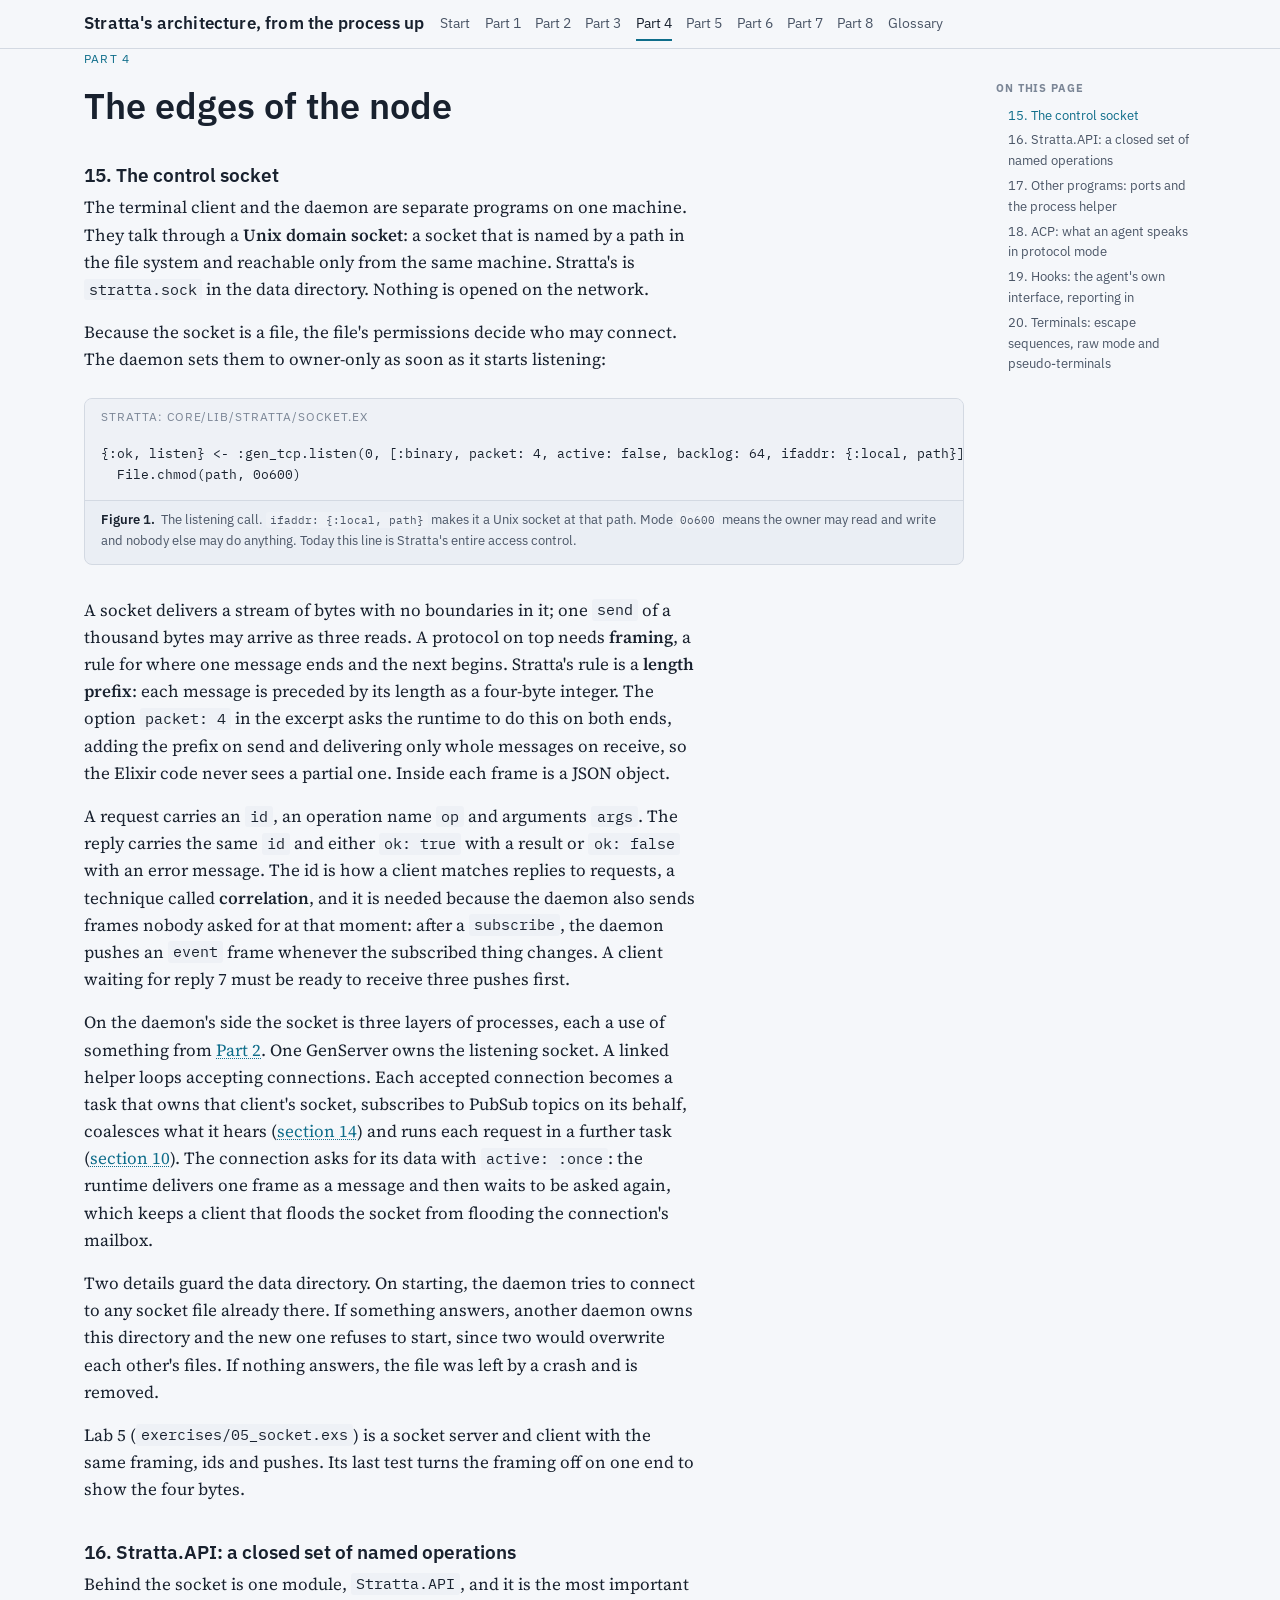
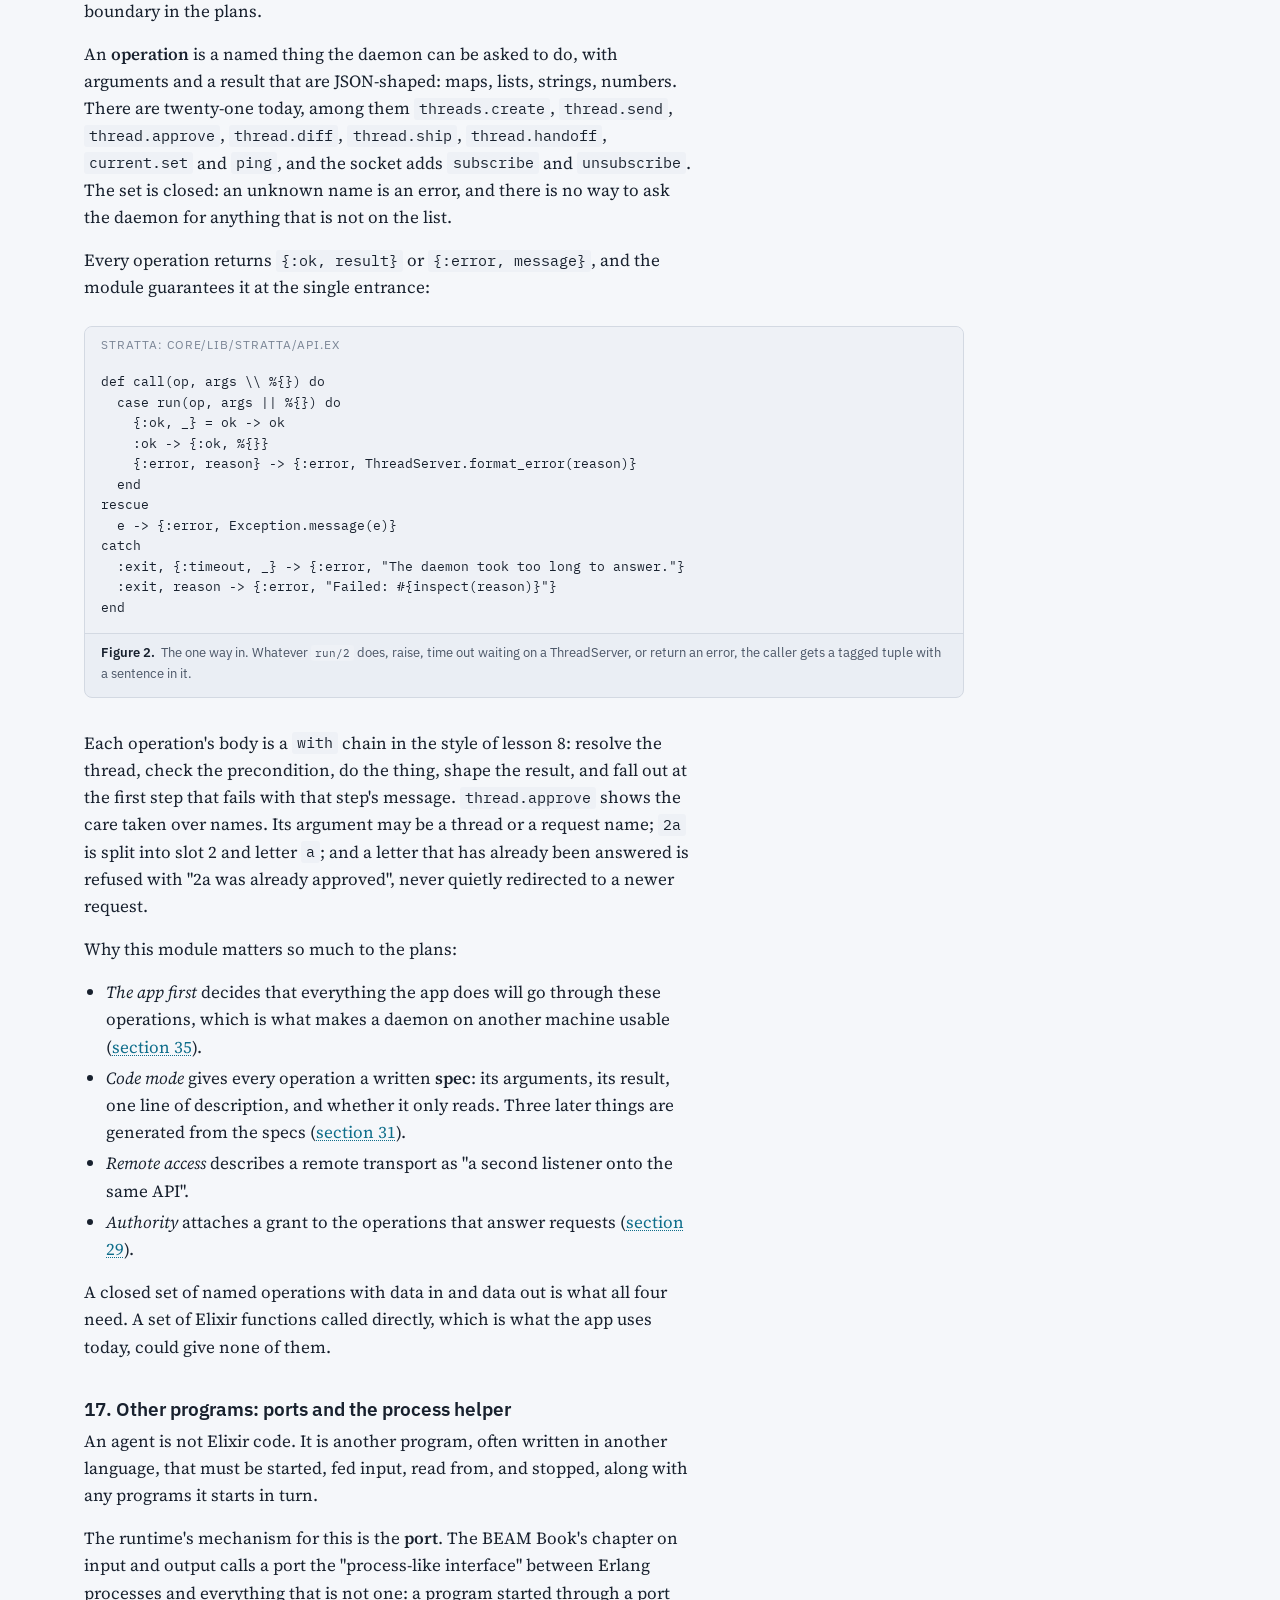
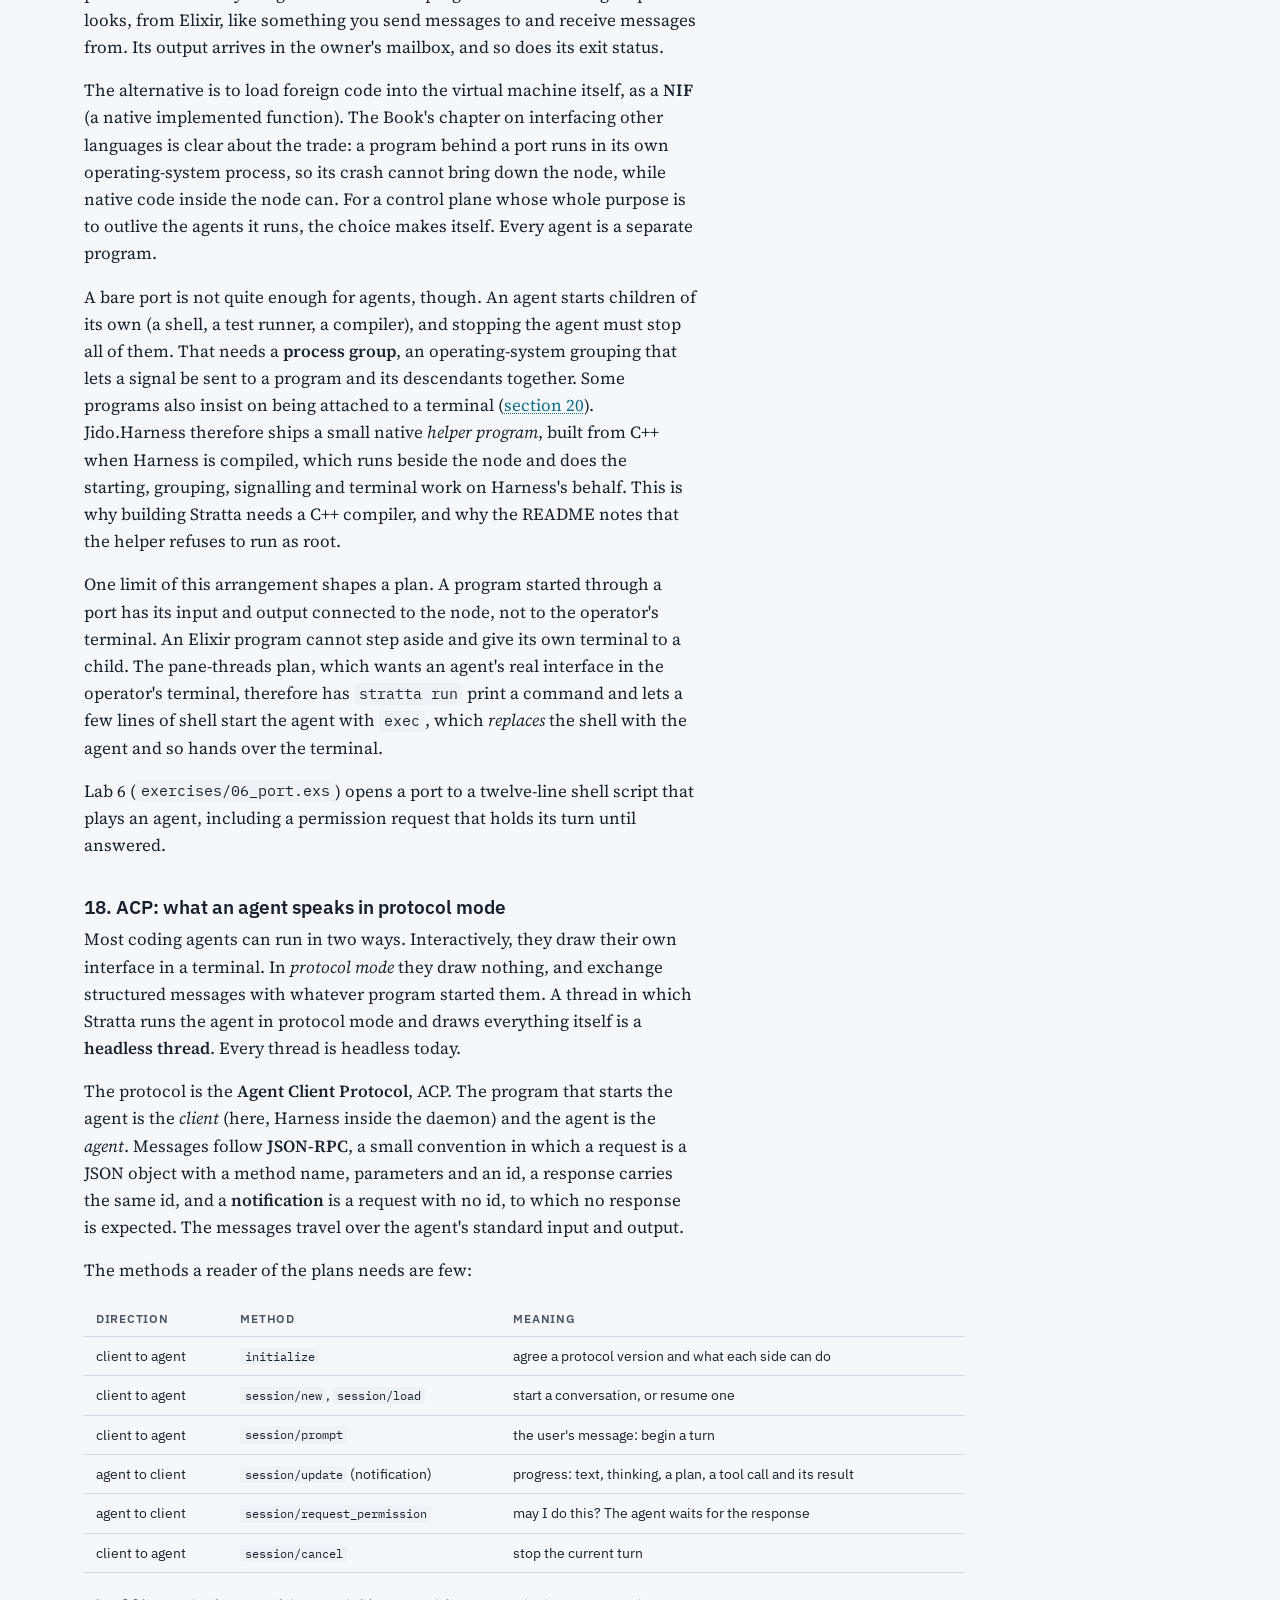
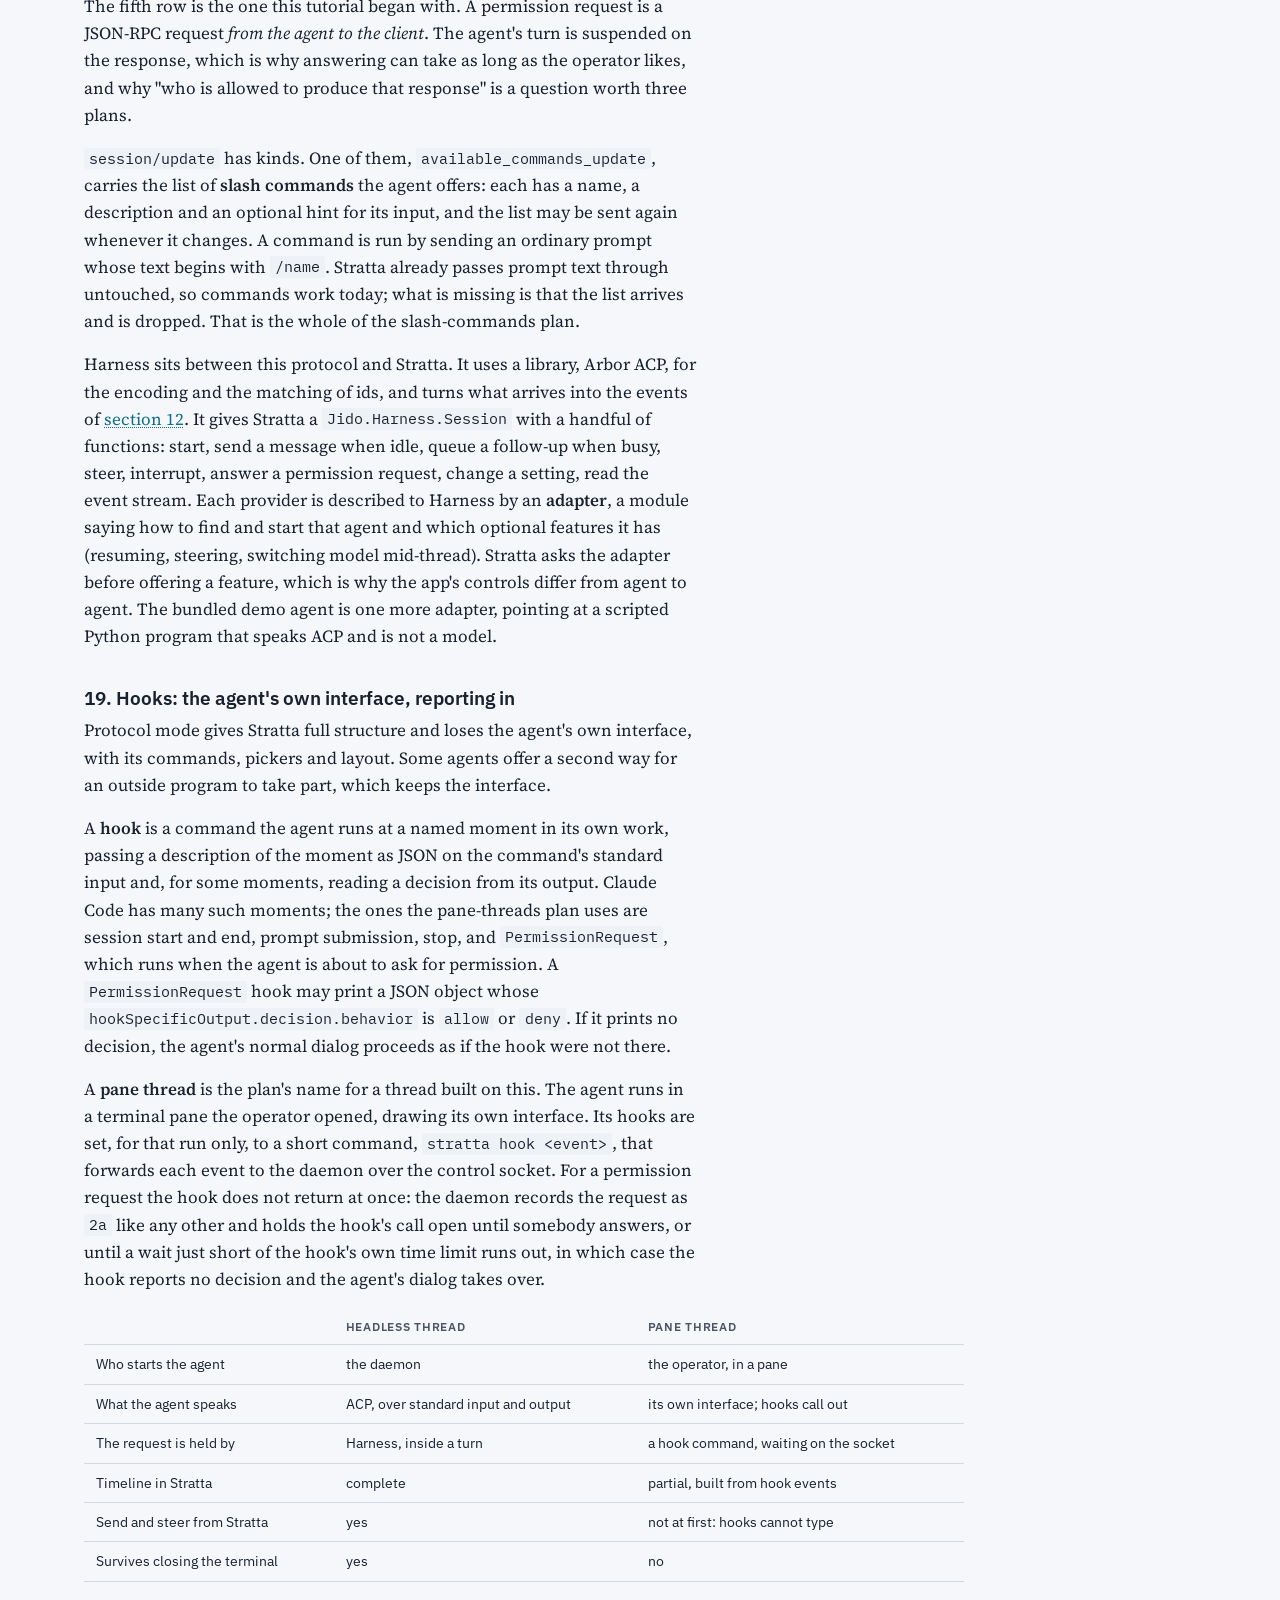
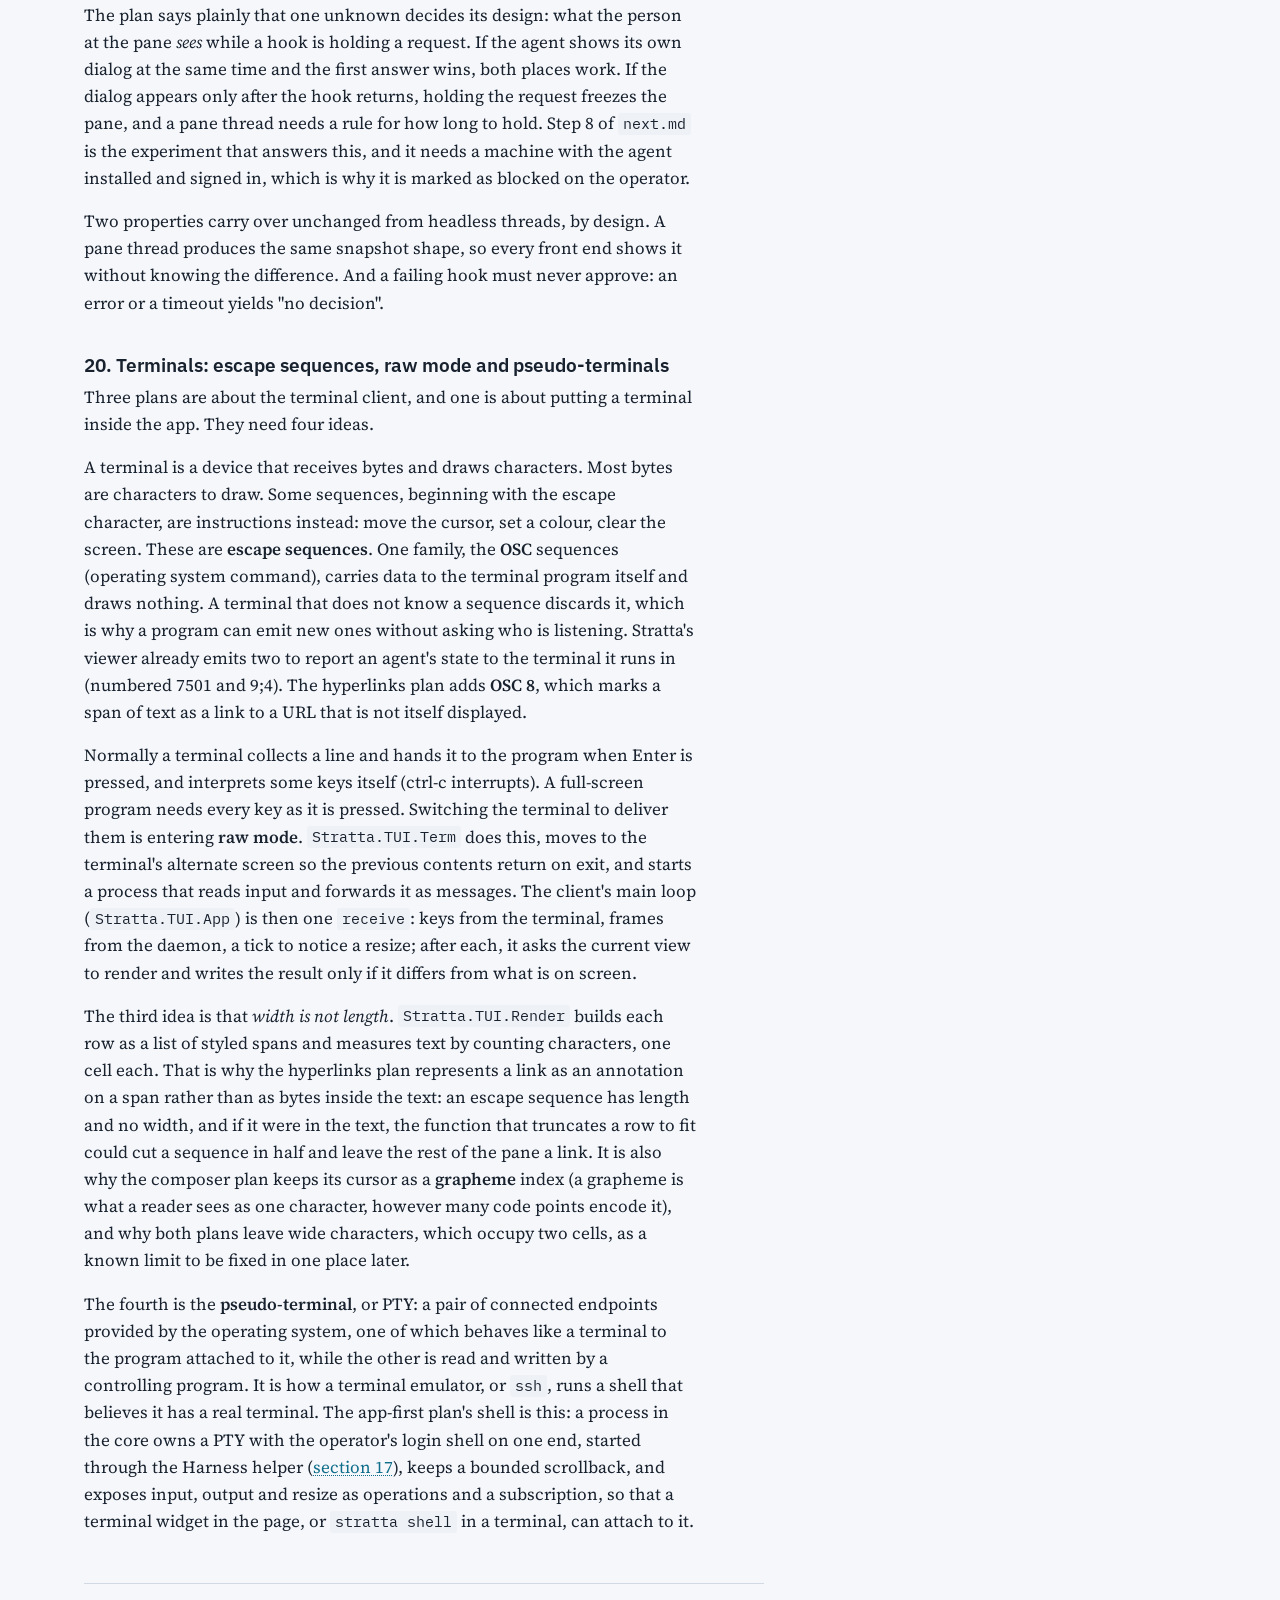
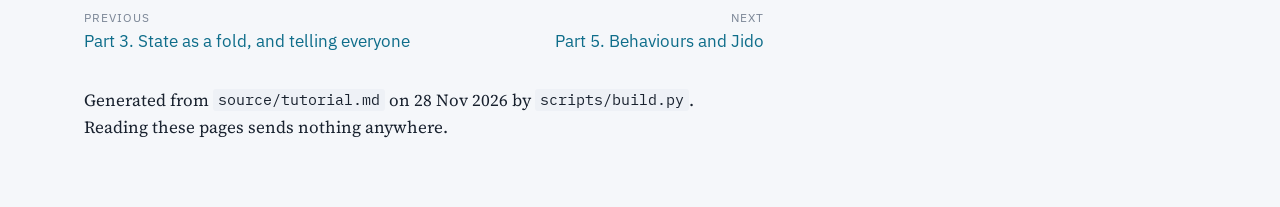
<file: md/docs/tutorial/part4.html>
<!doctype html>
<html lang="en">
<head>
<meta charset="utf-8">
<meta name="viewport" content="width=device-width, initial-scale=1, viewport-fit=cover">
<title>Part 4. The edges of the node · Stratta architecture tutorial</title>
<link rel="preconnect" href="https://fonts.googleapis.com">
<link rel="stylesheet" href="https://fonts.googleapis.com/css2?family=IBM+Plex+Sans:wght@400;600&family=IBM+Plex+Mono:wght@400;600&family=Source+Serif+4:ital,opsz,wght@0,8..60,400;0,8..60,600;1,8..60,400&display=swap">
<link rel="stylesheet" href="assets/style.css">
</head>
<body>
<header class="topbar"><div class="topbar-inner"><a class="brand" href="index.html"><span class="brand-long">Stratta's architecture, from the process up</span><span class="brand-short">Stratta architecture</span></a><nav aria-label="Parts"><a href="index.html">Start</a><a href="part1.html">Part 1</a><a href="part2.html">Part 2</a><a href="part3.html">Part 3</a><a href="part4.html" aria-current="page">Part 4</a><a href="part5.html">Part 5</a><a href="part6.html">Part 6</a><a href="part7.html">Part 7</a><a href="part8.html">Part 8</a><a href="glossary.html">Glossary</a></nav></div></header>
<div class="page">
<main class="prose">
<p class="kicker">Part 4</p><h1 id="part-4-the-edges-of-the-node">The edges of the node</h1>
<h3 id="s15">15. The control socket</h3>
<p>The terminal client and the daemon are separate programs on one machine. They talk through a <strong>Unix domain socket</strong>: a socket that is named by a path in the file system and reachable only from the same machine. Stratta's is <code>stratta.sock</code> in the data directory. Nothing is opened on the network.</p>
<p>Because the socket is a file, the file's permissions decide who may connect. The daemon sets them to owner-only as soon as it starts listening:</p>
<figure class="ik-figure is-example" id="fig-listen"><div class="ik-body"><div class="ex-title">Stratta: core/lib/stratta/socket.ex</div><pre><code class="language-elixir">{:ok, listen} &lt;- :gen_tcp.listen(0, [:binary, packet: 4, active: false, backlog: 64, ifaddr: {:local, path}]) do
  File.chmod(path, 0o600)
</code></pre>
</div><figcaption>The listening call. <code>ifaddr: {:local, path}</code> makes it a Unix socket at that path. Mode <code>0o600</code> means the owner may read and write and nobody else may do anything. Today this line is Stratta's entire access control.</figcaption></figure>
<p>A socket delivers a stream of bytes with no boundaries in it; one <code>send</code> of a thousand bytes may arrive as three reads. A protocol on top needs <strong>framing</strong>, a rule for where one message ends and the next begins. Stratta's rule is a <strong>length prefix</strong>: each message is preceded by its length as a four-byte integer. The option <code>packet: 4</code> in the excerpt asks the runtime to do this on both ends, adding the prefix on send and delivering only whole messages on receive, so the Elixir code never sees a partial one. Inside each frame is a JSON object.</p>
<p>A request carries an <code>id</code>, an operation name <code>op</code> and arguments <code>args</code>. The reply carries the same <code>id</code> and either <code>ok: true</code> with a result or <code>ok: false</code> with an error message. The id is how a client matches replies to requests, a technique called <strong>correlation</strong>, and it is needed because the daemon also sends frames nobody asked for at that moment: after a <code>subscribe</code>, the daemon pushes an <code>event</code> frame whenever the subscribed thing changes. A client waiting for reply 7 must be ready to receive three pushes first.</p>
<p>On the daemon's side the socket is three layers of processes, each a use of something from <a class="xref" href="part2.html">Part 2</a>. One GenServer owns the listening socket. A linked helper loops accepting connections. Each accepted connection becomes a task that owns that client's socket, subscribes to PubSub topics on its behalf, coalesces what it hears (<a class="xref" href="part3.html#s14">section 14</a>) and runs each request in a further task (<a class="xref" href="part2.html#s10">section 10</a>). The connection asks for its data with <code>active: :once</code>: the runtime delivers one frame as a message and then waits to be asked again, which keeps a client that floods the socket from flooding the connection's mailbox.</p>
<p>Two details guard the data directory. On starting, the daemon tries to connect to any socket file already there. If something answers, another daemon owns this directory and the new one refuses to start, since two would overwrite each other's files. If nothing answers, the file was left by a crash and is removed.</p>
<p class="ik-note">Lab 5 (<code>exercises/05_socket.exs</code>) is a socket server and client with the same framing, ids and pushes. Its last test turns the framing off on one end to show the four bytes.</p>
<h3 id="s16">16. Stratta.API: a closed set of named operations</h3>
<p>Behind the socket is one module, <code>Stratta.API</code>, and it is the most important boundary in the plans.</p>
<p>An <strong>operation</strong> is a named thing the daemon can be asked to do, with arguments and a result that are JSON-shaped: maps, lists, strings, numbers. There are twenty-one today, among them <code>threads.create</code>, <code>thread.send</code>, <code>thread.approve</code>, <code>thread.diff</code>, <code>thread.ship</code>, <code>thread.handoff</code>, <code>current.set</code> and <code>ping</code>, and the socket adds <code>subscribe</code> and <code>unsubscribe</code>. The set is closed: an unknown name is an error, and there is no way to ask the daemon for anything that is not on the list.</p>
<p>Every operation returns <code>{:ok, result}</code> or <code>{:error, message}</code>, and the module guarantees it at the single entrance:</p>
<figure class="ik-figure is-example" id="fig-call"><div class="ik-body"><div class="ex-title">Stratta: core/lib/stratta/api.ex</div><pre><code class="language-elixir">def call(op, args \\ %{}) do
  case run(op, args || %{}) do
    {:ok, _} = ok -&gt; ok
    :ok -&gt; {:ok, %{}}
    {:error, reason} -&gt; {:error, ThreadServer.format_error(reason)}
  end
rescue
  e -&gt; {:error, Exception.message(e)}
catch
  :exit, {:timeout, _} -&gt; {:error, "The daemon took too long to answer."}
  :exit, reason -&gt; {:error, "Failed: #{inspect(reason)}"}
end
</code></pre>
</div><figcaption>The one way in. Whatever <code>run/2</code> does, raise, time out waiting on a ThreadServer, or return an error, the caller gets a tagged tuple with a sentence in it.</figcaption></figure>
<p>Each operation's body is a <code>with</code> chain in the style of lesson 8: resolve the thread, check the precondition, do the thing, shape the result, and fall out at the first step that fails with that step's message. <code>thread.approve</code> shows the care taken over names. Its argument may be a thread or a request name; <code>2a</code> is split into slot 2 and letter <code>a</code>; and a letter that has already been answered is refused with "2a was already approved", never quietly redirected to a newer request.</p>
<p>Why this module matters so much to the plans:</p>
<ul>
<li><em>The app first</em> decides that everything the app does will go through these operations, which is what makes a daemon on another machine usable (<a class="xref" href="part6.html#s35">section 35</a>).</li>
<li><em>Code mode</em> gives every operation a written <strong>spec</strong>: its arguments, its result, one line of description, and whether it only reads. Three later things are generated from the specs (<a class="xref" href="part6.html#s31">section 31</a>).</li>
<li><em>Remote access</em> describes a remote transport as "a second listener onto the same API".</li>
<li><em>Authority</em> attaches a grant to the operations that answer requests (<a class="xref" href="part6.html#s29">section 29</a>).</li>
</ul>
<p>A closed set of named operations with data in and data out is what all four need. A set of Elixir functions called directly, which is what the app uses today, could give none of them.</p>
<h3 id="s17">17. Other programs: ports and the process helper</h3>
<p>An agent is not Elixir code. It is another program, often written in another language, that must be started, fed input, read from, and stopped, along with any programs it starts in turn.</p>
<p>The runtime's mechanism for this is the <strong>port</strong>. The BEAM Book's chapter on input and output calls a port the "process-like interface" between Erlang processes and everything that is not one: a program started through a port looks, from Elixir, like something you send messages to and receive messages from. Its output arrives in the owner's mailbox, and so does its exit status.</p>
<p>The alternative is to load foreign code into the virtual machine itself, as a <strong>NIF</strong> (a native implemented function). The Book's chapter on interfacing other languages is clear about the trade: a program behind a port runs in its own operating-system process, so its crash cannot bring down the node, while native code inside the node can. For a control plane whose whole purpose is to outlive the agents it runs, the choice makes itself. Every agent is a separate program.</p>
<p>A bare port is not quite enough for agents, though. An agent starts children of its own (a shell, a test runner, a compiler), and stopping the agent must stop all of them. That needs a <strong>process group</strong>, an operating-system grouping that lets a signal be sent to a program and its descendants together. Some programs also insist on being attached to a terminal (<a class="xref" href="part4.html#s20">section 20</a>). Jido.Harness therefore ships a small native <em>helper program</em>, built from C++ when Harness is compiled, which runs beside the node and does the starting, grouping, signalling and terminal work on Harness's behalf. This is why building Stratta needs a C++ compiler, and why the README notes that the helper refuses to run as root.</p>
<p>One limit of this arrangement shapes a plan. A program started through a port has its input and output connected to the node, not to the operator's terminal. An Elixir program cannot step aside and give its own terminal to a child. The pane-threads plan, which wants an agent's real interface in the operator's terminal, therefore has <code>stratta run</code> print a command and lets a few lines of shell start the agent with <code>exec</code>, which <em>replaces</em> the shell with the agent and so hands over the terminal.</p>
<p class="ik-note">Lab 6 (<code>exercises/06_port.exs</code>) opens a port to a twelve-line shell script that plays an agent, including a permission request that holds its turn until answered.</p>
<h3 id="s18">18. ACP: what an agent speaks in protocol mode</h3>
<p>Most coding agents can run in two ways. Interactively, they draw their own interface in a terminal. In <em>protocol mode</em> they draw nothing, and exchange structured messages with whatever program started them. A thread in which Stratta runs the agent in protocol mode and draws everything itself is a <strong>headless thread</strong>. Every thread is headless today.</p>
<p>The protocol is the <strong>Agent Client Protocol</strong>, ACP. The program that starts the agent is the <em>client</em> (here, Harness inside the daemon) and the agent is the <em>agent</em>. Messages follow <strong>JSON-RPC</strong>, a small convention in which a request is a JSON object with a method name, parameters and an id, a response carries the same id, and a <strong>notification</strong> is a request with no id, to which no response is expected. The messages travel over the agent's standard input and output.</p>
<p>The methods a reader of the plans needs are few:</p>
<div class="table-wrap"><table>
<thead>
<tr>
<th>Direction</th>
<th>Method</th>
<th>Meaning</th>
</tr>
</thead>
<tbody>
<tr>
<td>client to agent</td>
<td><code>initialize</code></td>
<td>agree a protocol version and what each side can do</td>
</tr>
<tr>
<td>client to agent</td>
<td><code>session/new</code>, <code>session/load</code></td>
<td>start a conversation, or resume one</td>
</tr>
<tr>
<td>client to agent</td>
<td><code>session/prompt</code></td>
<td>the user's message: begin a turn</td>
</tr>
<tr>
<td>agent to client</td>
<td><code>session/update</code> (notification)</td>
<td>progress: text, thinking, a plan, a tool call and its result</td>
</tr>
<tr>
<td>agent to client</td>
<td><code>session/request_permission</code></td>
<td>may I do this? The agent waits for the response</td>
</tr>
<tr>
<td>client to agent</td>
<td><code>session/cancel</code></td>
<td>stop the current turn</td>
</tr>
</tbody>
</table></div>
<p>The fifth row is the one this tutorial began with. A permission request is a JSON-RPC request <em>from the agent to the client</em>. The agent's turn is suspended on the response, which is why answering can take as long as the operator likes, and why "who is allowed to produce that response" is a question worth three plans.</p>
<p><code>session/update</code> has kinds. One of them, <code>available_commands_update</code>, carries the list of <strong>slash commands</strong> the agent offers: each has a name, a description and an optional hint for its input, and the list may be sent again whenever it changes. A command is run by sending an ordinary prompt whose text begins with <code>/name</code>. Stratta already passes prompt text through untouched, so commands work today; what is missing is that the list arrives and is dropped. That is the whole of the slash-commands plan.</p>
<p>Harness sits between this protocol and Stratta. It uses a library, Arbor ACP, for the encoding and the matching of ids, and turns what arrives into the events of <a class="xref" href="part3.html#s12">section 12</a>. It gives Stratta a <code>Jido.Harness.Session</code> with a handful of functions: start, send a message when idle, queue a follow-up when busy, steer, interrupt, answer a permission request, change a setting, read the event stream. Each provider is described to Harness by an <strong>adapter</strong>, a module saying how to find and start that agent and which optional features it has (resuming, steering, switching model mid-thread). Stratta asks the adapter before offering a feature, which is why the app's controls differ from agent to agent. The bundled demo agent is one more adapter, pointing at a scripted Python program that speaks ACP and is not a model.</p>
<h3 id="s19">19. Hooks: the agent's own interface, reporting in</h3>
<p>Protocol mode gives Stratta full structure and loses the agent's own interface, with its commands, pickers and layout. Some agents offer a second way for an outside program to take part, which keeps the interface.</p>
<p>A <strong>hook</strong> is a command the agent runs at a named moment in its own work, passing a description of the moment as JSON on the command's standard input and, for some moments, reading a decision from its output. Claude Code has many such moments; the ones the pane-threads plan uses are session start and end, prompt submission, stop, and <code>PermissionRequest</code>, which runs when the agent is about to ask for permission. A <code>PermissionRequest</code> hook may print a JSON object whose <code>hookSpecificOutput.decision.behavior</code> is <code>allow</code> or <code>deny</code>. If it prints no decision, the agent's normal dialog proceeds as if the hook were not there.</p>
<p>A <strong>pane thread</strong> is the plan's name for a thread built on this. The agent runs in a terminal pane the operator opened, drawing its own interface. Its hooks are set, for that run only, to a short command, <code>stratta hook &lt;event&gt;</code>, that forwards each event to the daemon over the control socket. For a permission request the hook does not return at once: the daemon records the request as <code>2a</code> like any other and holds the hook's call open until somebody answers, or until a wait just short of the hook's own time limit runs out, in which case the hook reports no decision and the agent's dialog takes over.</p>
<div class="table-wrap"><table>
<thead>
<tr>
<th></th>
<th>Headless thread</th>
<th>Pane thread</th>
</tr>
</thead>
<tbody>
<tr>
<td>Who starts the agent</td>
<td>the daemon</td>
<td>the operator, in a pane</td>
</tr>
<tr>
<td>What the agent speaks</td>
<td>ACP, over standard input and output</td>
<td>its own interface; hooks call out</td>
</tr>
<tr>
<td>The request is held by</td>
<td>Harness, inside a turn</td>
<td>a hook command, waiting on the socket</td>
</tr>
<tr>
<td>Timeline in Stratta</td>
<td>complete</td>
<td>partial, built from hook events</td>
</tr>
<tr>
<td>Send and steer from Stratta</td>
<td>yes</td>
<td>not at first: hooks cannot type</td>
</tr>
<tr>
<td>Survives closing the terminal</td>
<td>yes</td>
<td>no</td>
</tr>
</tbody>
</table></div>
<p>The plan says plainly that one unknown decides its design: what the person at the pane <em>sees</em> while a hook is holding a request. If the agent shows its own dialog at the same time and the first answer wins, both places work. If the dialog appears only after the hook returns, holding the request freezes the pane, and a pane thread needs a rule for how long to hold. Step 8 of <code>next.md</code> is the experiment that answers this, and it needs a machine with the agent installed and signed in, which is why it is marked as blocked on the operator.</p>
<p>Two properties carry over unchanged from headless threads, by design. A pane thread produces the same snapshot shape, so every front end shows it without knowing the difference. And a failing hook must never approve: an error or a timeout yields "no decision".</p>
<h3 id="s20">20. Terminals: escape sequences, raw mode and pseudo-terminals</h3>
<p>Three plans are about the terminal client, and one is about putting a terminal inside the app. They need four ideas.</p>
<p>A terminal is a device that receives bytes and draws characters. Most bytes are characters to draw. Some sequences, beginning with the escape character, are instructions instead: move the cursor, set a colour, clear the screen. These are <strong>escape sequences</strong>. One family, the <strong>OSC</strong> sequences (operating system command), carries data to the terminal program itself and draws nothing. A terminal that does not know a sequence discards it, which is why a program can emit new ones without asking who is listening. Stratta's viewer already emits two to report an agent's state to the terminal it runs in (numbered 7501 and 9;4). The hyperlinks plan adds <strong>OSC 8</strong>, which marks a span of text as a link to a URL that is not itself displayed.</p>
<p>Normally a terminal collects a line and hands it to the program when Enter is pressed, and interprets some keys itself (ctrl-c interrupts). A full-screen program needs every key as it is pressed. Switching the terminal to deliver them is entering <strong>raw mode</strong>. <code>Stratta.TUI.Term</code> does this, moves to the terminal's alternate screen so the previous contents return on exit, and starts a process that reads input and forwards it as messages. The client's main loop (<code>Stratta.TUI.App</code>) is then one <code>receive</code>: keys from the terminal, frames from the daemon, a tick to notice a resize; after each, it asks the current view to render and writes the result only if it differs from what is on screen.</p>
<p>The third idea is that <em>width is not length</em>. <code>Stratta.TUI.Render</code> builds each row as a list of styled spans and measures text by counting characters, one cell each. That is why the hyperlinks plan represents a link as an annotation on a span rather than as bytes inside the text: an escape sequence has length and no width, and if it were in the text, the function that truncates a row to fit could cut a sequence in half and leave the rest of the pane a link. It is also why the composer plan keeps its cursor as a <strong>grapheme</strong> index (a grapheme is what a reader sees as one character, however many code points encode it), and why both plans leave wide characters, which occupy two cells, as a known limit to be fixed in one place later.</p>
<p>The fourth is the <strong>pseudo-terminal</strong>, or PTY: a pair of connected endpoints provided by the operating system, one of which behaves like a terminal to the program attached to it, while the other is read and written by a controlling program. It is how a terminal emulator, or <code>ssh</code>, runs a shell that believes it has a real terminal. The app-first plan's shell is this: a process in the core owns a PTY with the operator's login shell on one end, started through the Harness helper (<a class="xref" href="part4.html#s17">section 17</a>), keeps a bounded scrollback, and exposes input, output and resize as operations and a subscription, so that a terminal widget in the page, or <code>stratta shell</code> in a terminal, can attach to it.</p>
<nav class="pager"><a class="prev" href="part3.html"><small>Previous</small>Part 3. State as a fold, and telling everyone</a><a class="next" href="part5.html"><small>Next</small>Part 5. Behaviours and Jido</a></nav>
<footer class="site-footer"><p class="ik-note">Generated from <code>source/tutorial.md</code> on 28 Nov 2026 by <code>scripts/build.py</code>. Reading these pages sends nothing anywhere.</p></footer>
</main>
<aside class="rail" aria-label="On this page"><h2>On this page</h2><ol></ol></aside>
</div>

<script src="assets/site.js"></script>
</body>
</html>
</file>
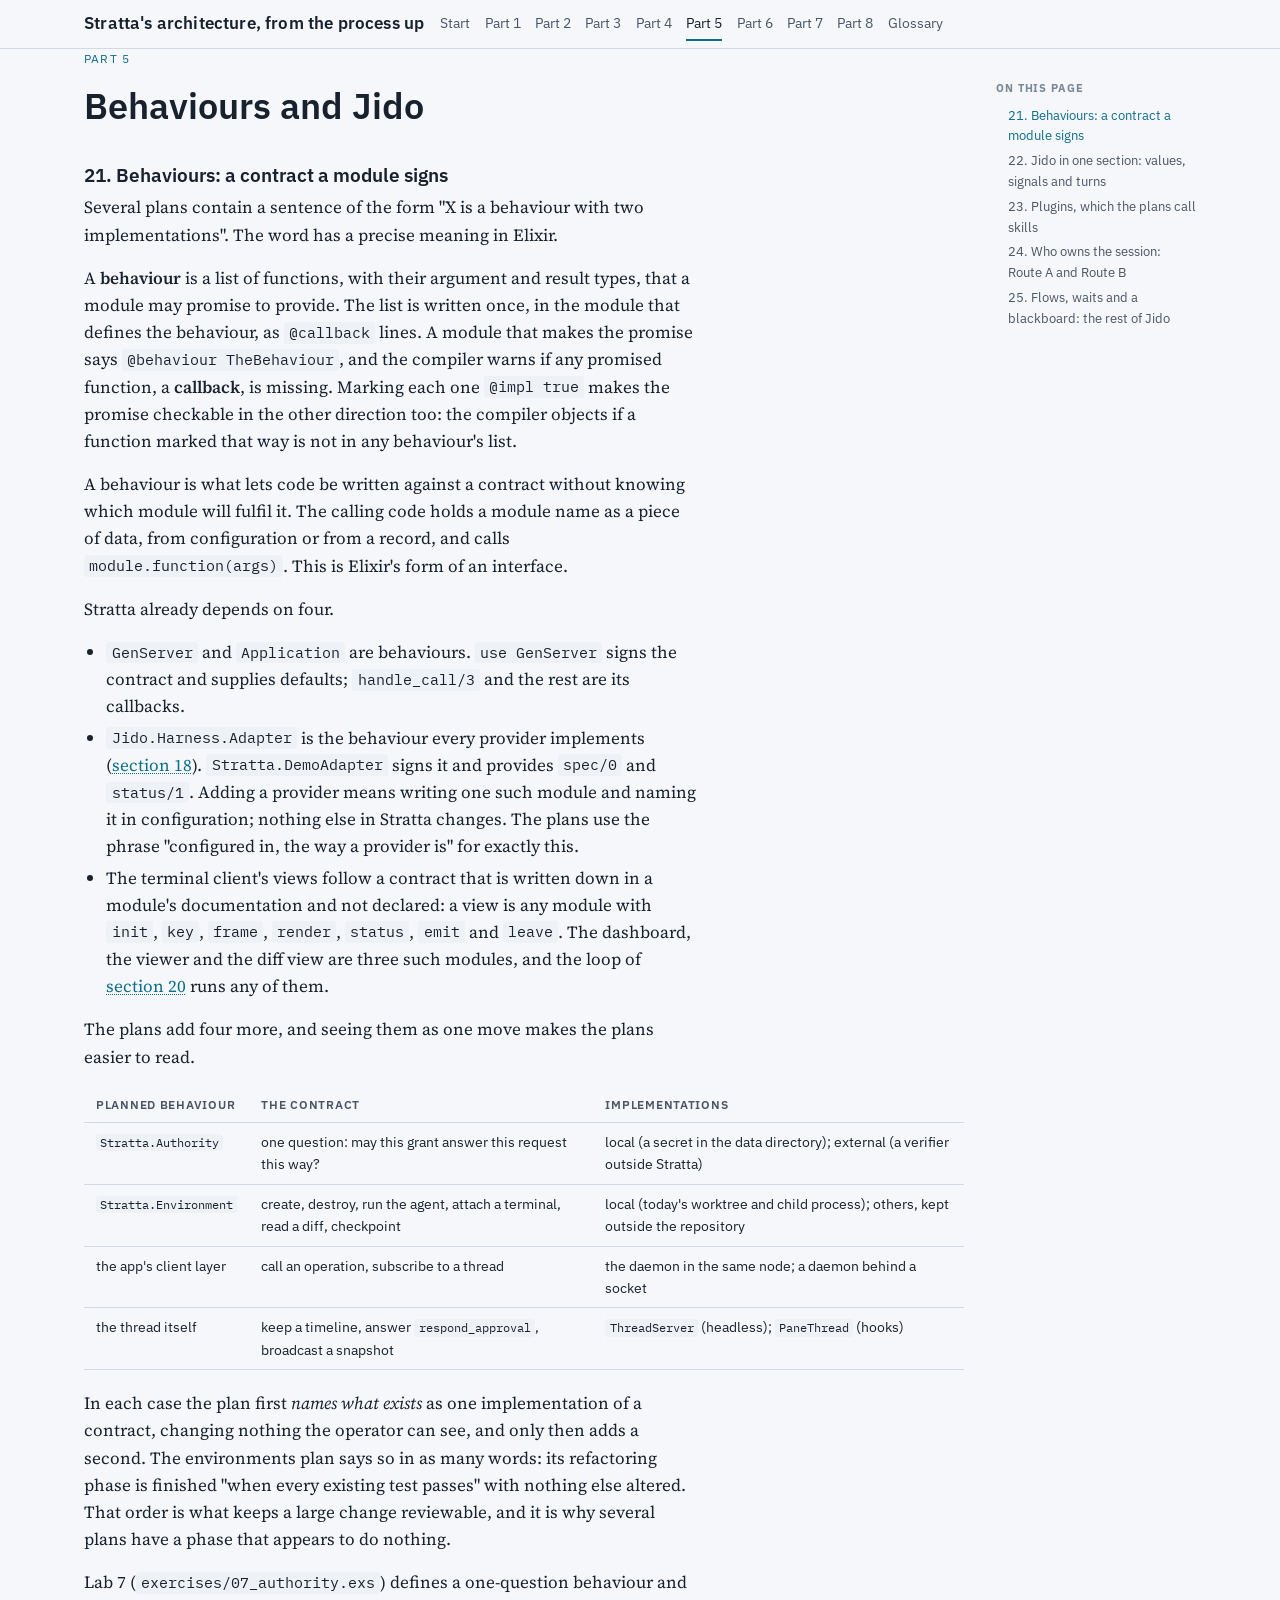
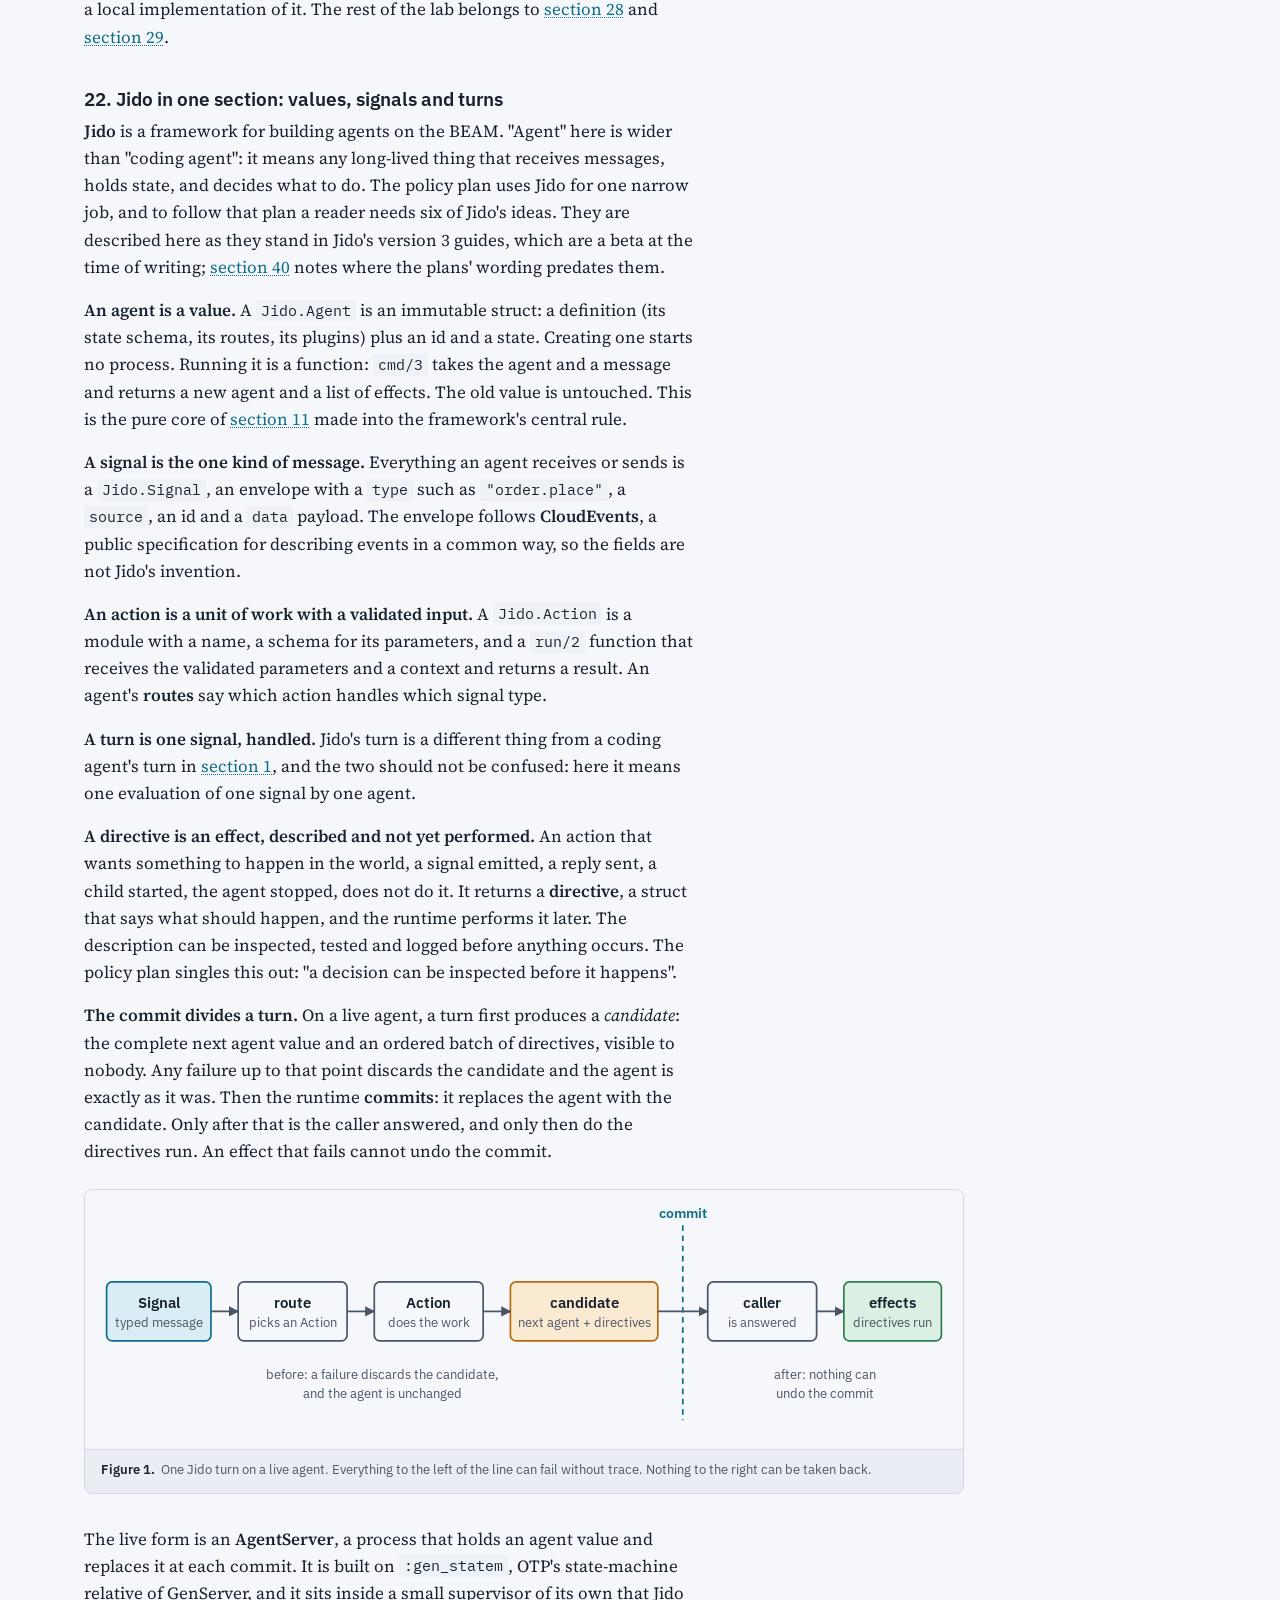
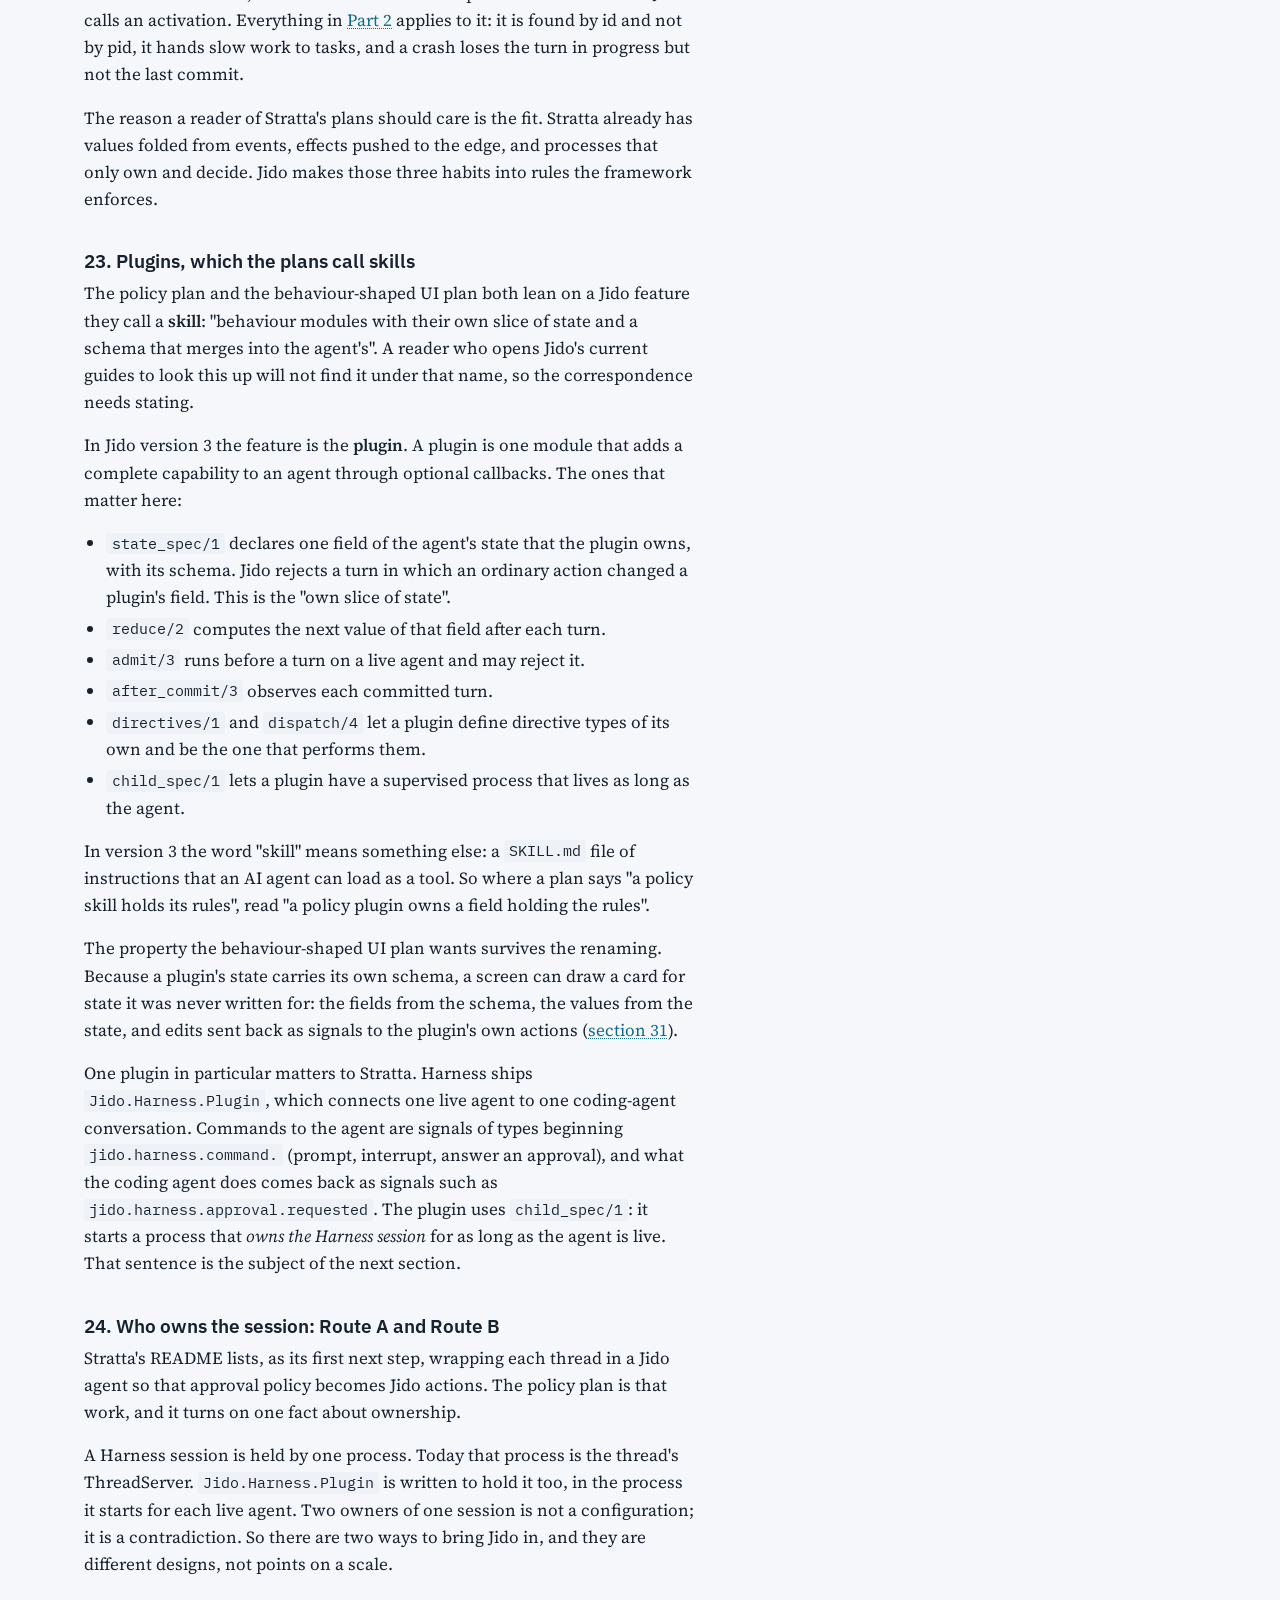
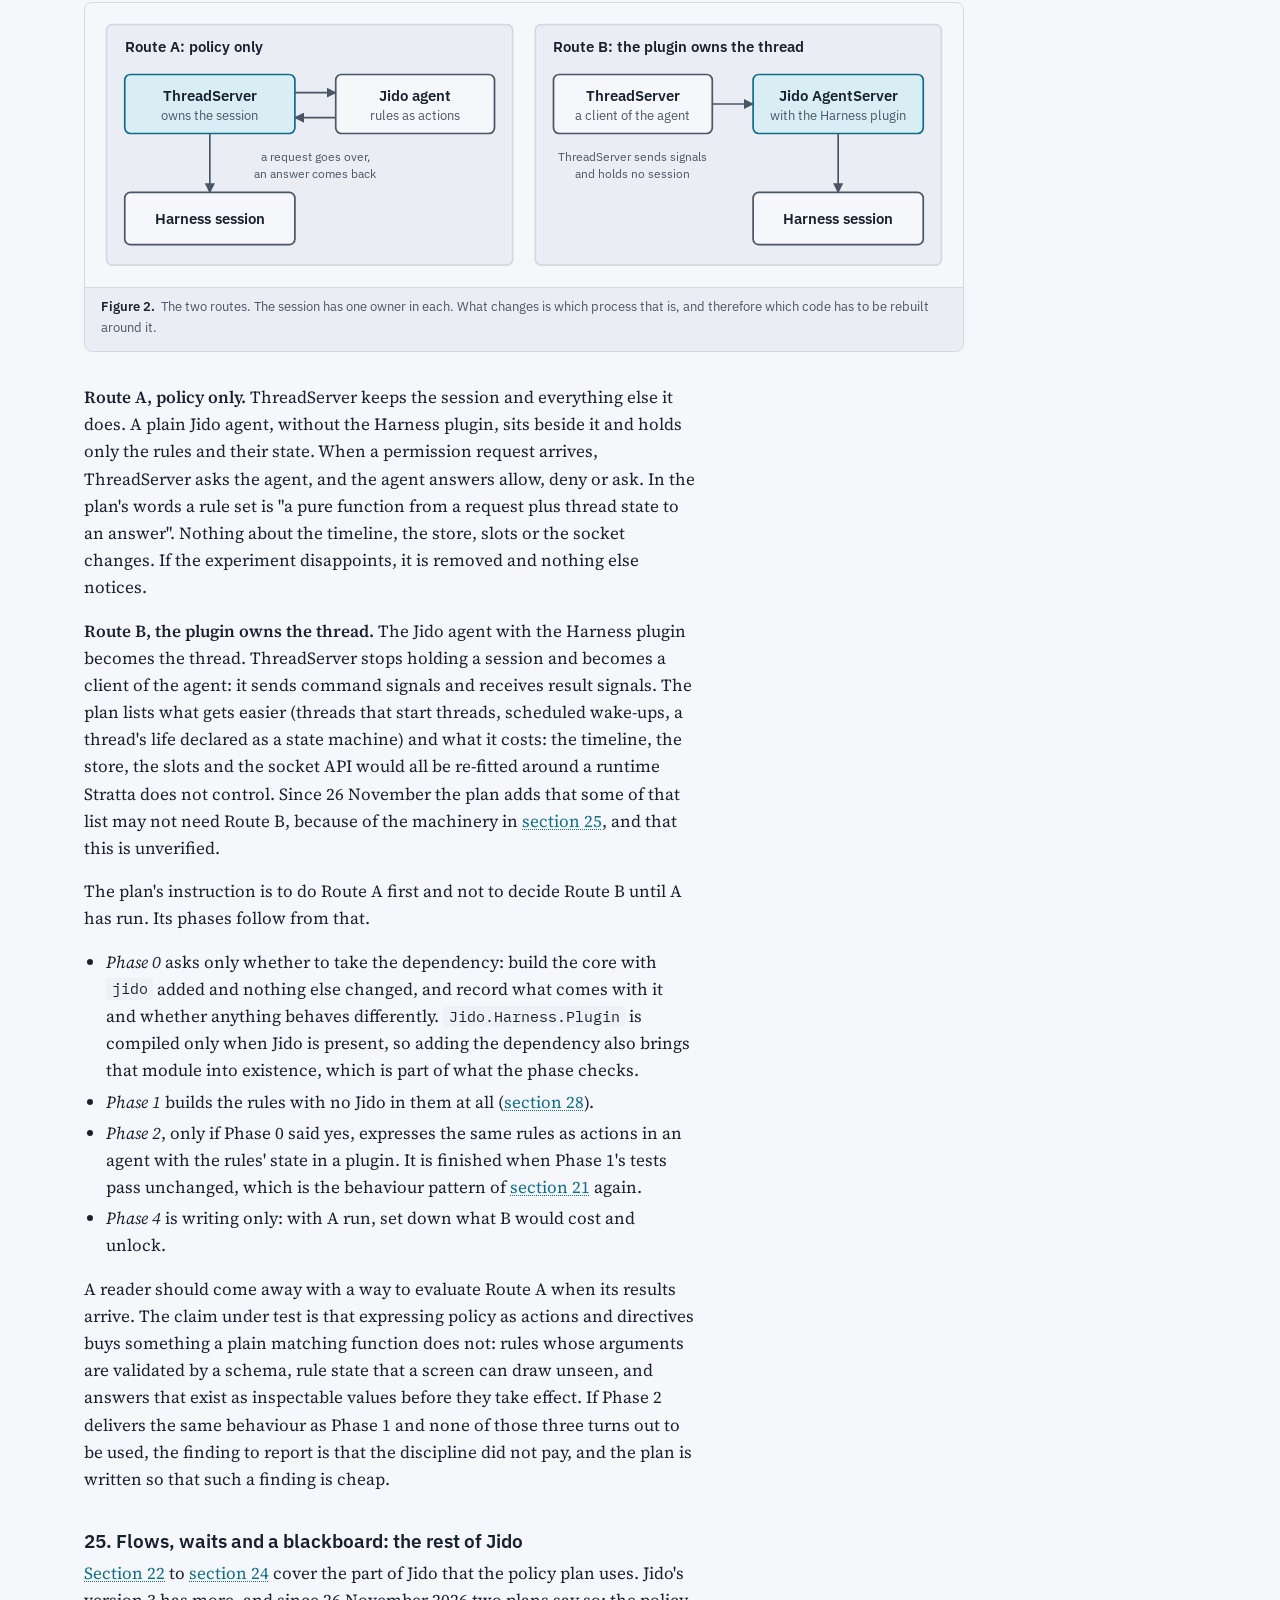
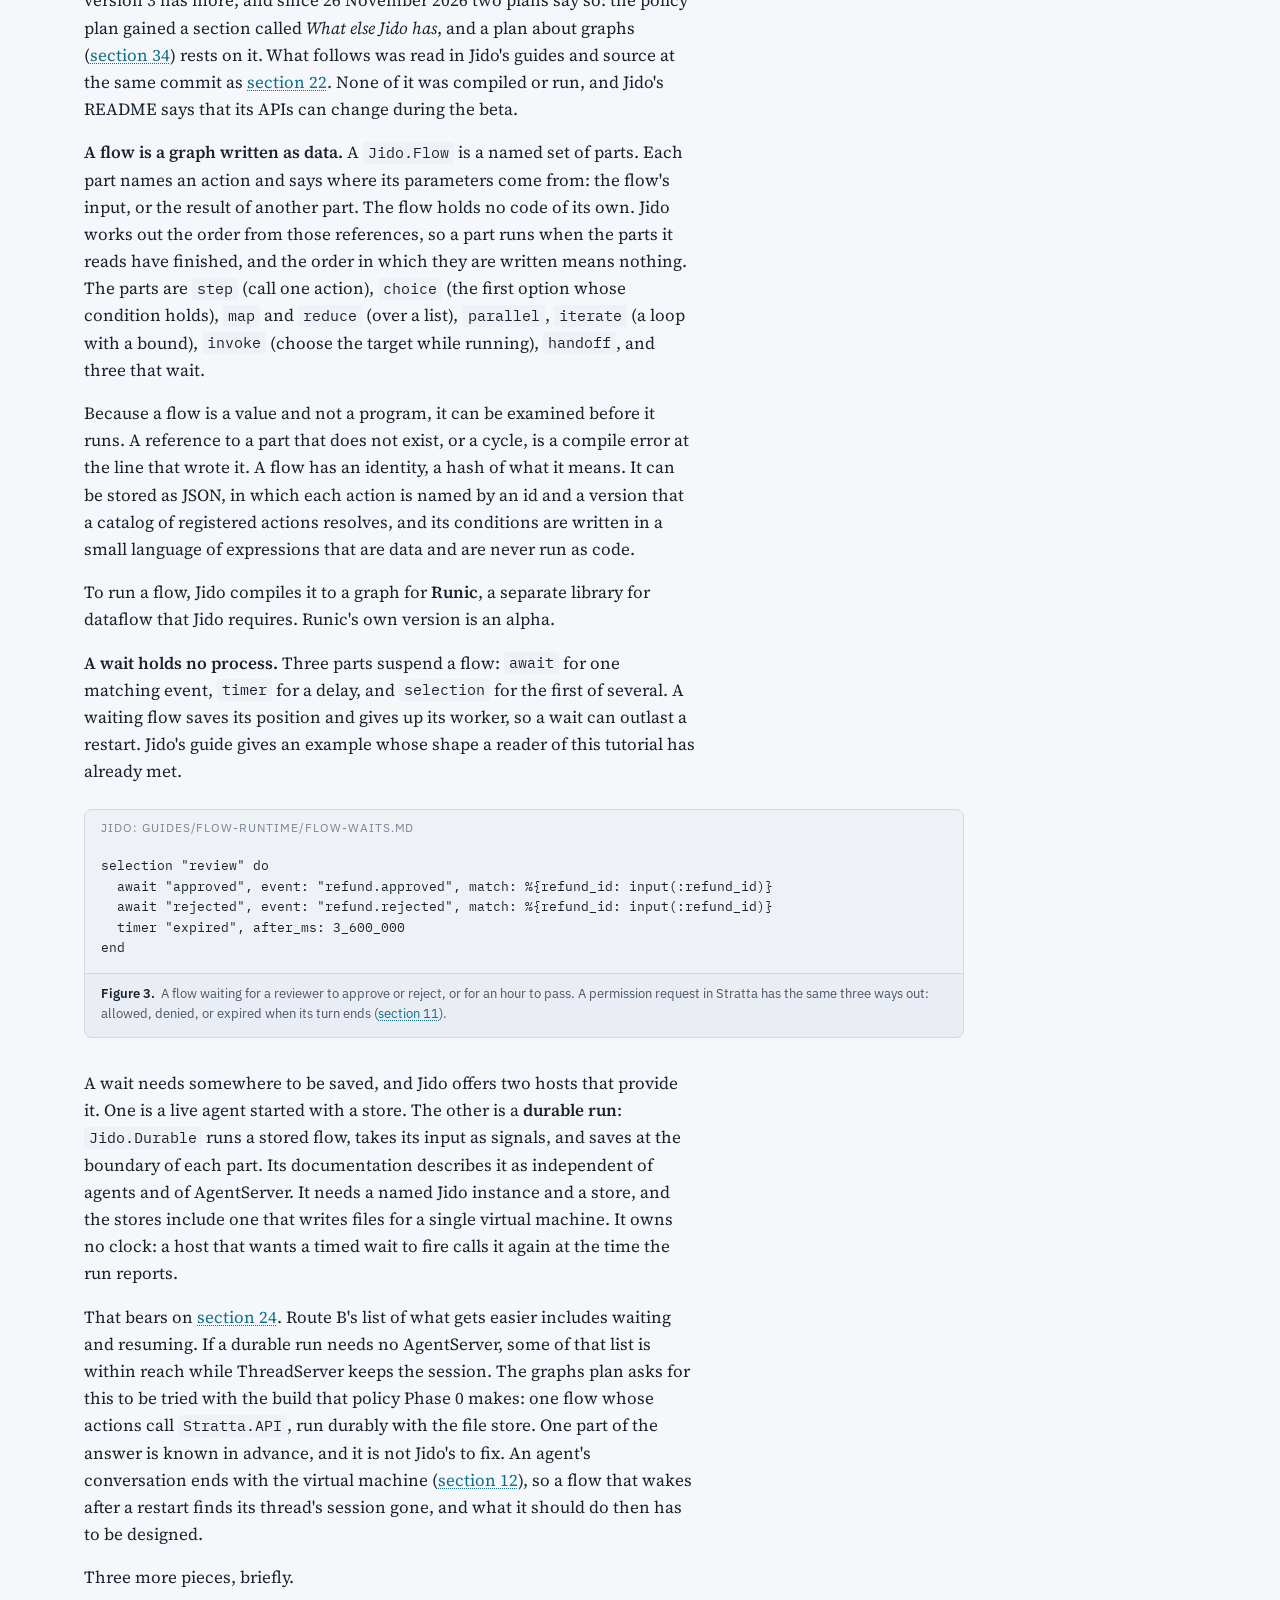
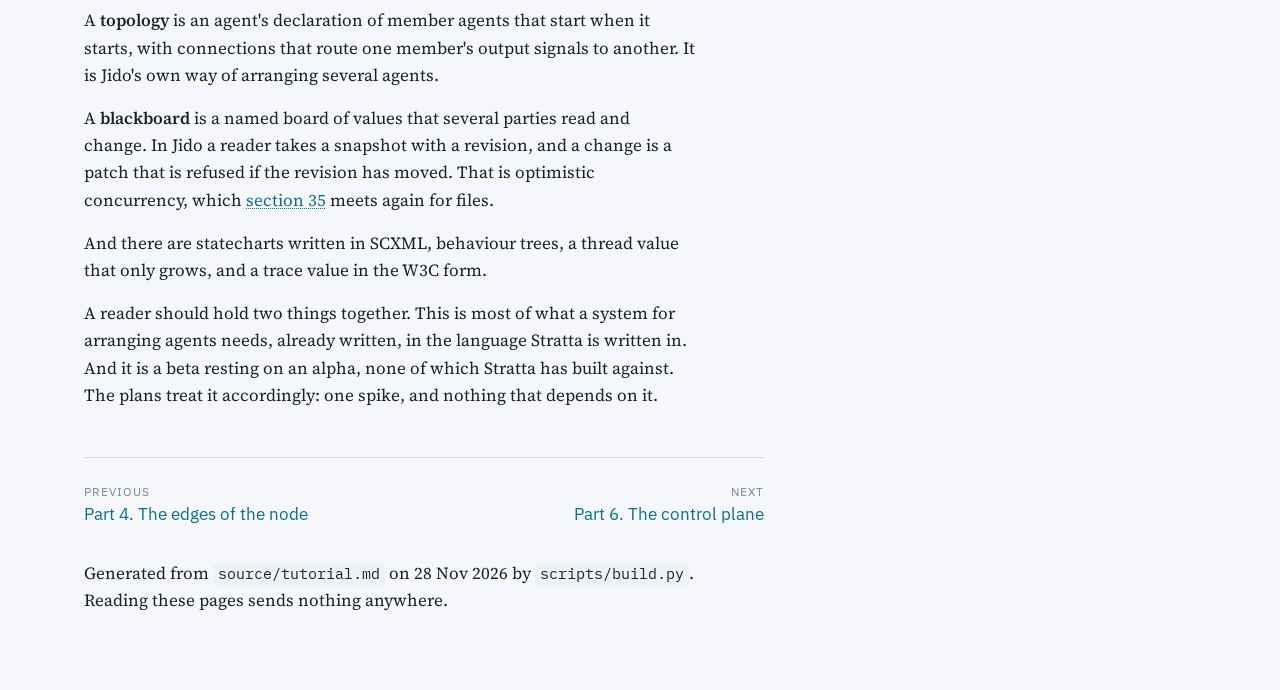
<file: md/docs/tutorial/part5.html>
<!doctype html>
<html lang="en">
<head>
<meta charset="utf-8">
<meta name="viewport" content="width=device-width, initial-scale=1, viewport-fit=cover">
<title>Part 5. Behaviours and Jido · Stratta architecture tutorial</title>
<link rel="preconnect" href="https://fonts.googleapis.com">
<link rel="stylesheet" href="https://fonts.googleapis.com/css2?family=IBM+Plex+Sans:wght@400;600&family=IBM+Plex+Mono:wght@400;600&family=Source+Serif+4:ital,opsz,wght@0,8..60,400;0,8..60,600;1,8..60,400&display=swap">
<link rel="stylesheet" href="assets/style.css">
</head>
<body>
<header class="topbar"><div class="topbar-inner"><a class="brand" href="index.html"><span class="brand-long">Stratta's architecture, from the process up</span><span class="brand-short">Stratta architecture</span></a><nav aria-label="Parts"><a href="index.html">Start</a><a href="part1.html">Part 1</a><a href="part2.html">Part 2</a><a href="part3.html">Part 3</a><a href="part4.html">Part 4</a><a href="part5.html" aria-current="page">Part 5</a><a href="part6.html">Part 6</a><a href="part7.html">Part 7</a><a href="part8.html">Part 8</a><a href="glossary.html">Glossary</a></nav></div></header>
<div class="page">
<main class="prose">
<p class="kicker">Part 5</p><h1 id="part-5-behaviours-and-jido">Behaviours and Jido</h1>
<h3 id="s21">21. Behaviours: a contract a module signs</h3>
<p>Several plans contain a sentence of the form "X is a behaviour with two implementations". The word has a precise meaning in Elixir.</p>
<p>A <strong>behaviour</strong> is a list of functions, with their argument and result types, that a module may promise to provide. The list is written once, in the module that defines the behaviour, as <code>@callback</code> lines. A module that makes the promise says <code>@behaviour TheBehaviour</code>, and the compiler warns if any promised function, a <strong>callback</strong>, is missing. Marking each one <code>@impl true</code> makes the promise checkable in the other direction too: the compiler objects if a function marked that way is not in any behaviour's list.</p>
<p>A behaviour is what lets code be written against a contract without knowing which module will fulfil it. The calling code holds a module name as a piece of data, from configuration or from a record, and calls <code>module.function(args)</code>. This is Elixir's form of an interface.</p>
<p>Stratta already depends on four.</p>
<ul>
<li><code>GenServer</code> and <code>Application</code> are behaviours. <code>use GenServer</code> signs the contract and supplies defaults; <code>handle_call/3</code> and the rest are its callbacks.</li>
<li><code>Jido.Harness.Adapter</code> is the behaviour every provider implements (<a class="xref" href="part4.html#s18">section 18</a>). <code>Stratta.DemoAdapter</code> signs it and provides <code>spec/0</code> and <code>status/1</code>. Adding a provider means writing one such module and naming it in configuration; nothing else in Stratta changes. The plans use the phrase "configured in, the way a provider is" for exactly this.</li>
<li>The terminal client's views follow a contract that is written down in a module's documentation and not declared: a view is any module with <code>init</code>, <code>key</code>, <code>frame</code>, <code>render</code>, <code>status</code>, <code>emit</code> and <code>leave</code>. The dashboard, the viewer and the diff view are three such modules, and the loop of <a class="xref" href="part4.html#s20">section 20</a> runs any of them.</li>
</ul>
<p>The plans add four more, and seeing them as one move makes the plans easier to read.</p>
<div class="table-wrap"><table>
<thead>
<tr>
<th>Planned behaviour</th>
<th>The contract</th>
<th>Implementations</th>
</tr>
</thead>
<tbody>
<tr>
<td><code>Stratta.Authority</code></td>
<td>one question: may this grant answer this request this way?</td>
<td>local (a secret in the data directory); external (a verifier outside Stratta)</td>
</tr>
<tr>
<td><code>Stratta.Environment</code></td>
<td>create, destroy, run the agent, attach a terminal, read a diff, checkpoint</td>
<td>local (today's worktree and child process); others, kept outside the repository</td>
</tr>
<tr>
<td>the app's client layer</td>
<td>call an operation, subscribe to a thread</td>
<td>the daemon in the same node; a daemon behind a socket</td>
</tr>
<tr>
<td>the thread itself</td>
<td>keep a timeline, answer <code>respond_approval</code>, broadcast a snapshot</td>
<td><code>ThreadServer</code> (headless); <code>PaneThread</code> (hooks)</td>
</tr>
</tbody>
</table></div>
<p>In each case the plan first <em>names what exists</em> as one implementation of a contract, changing nothing the operator can see, and only then adds a second. The environments plan says so in as many words: its refactoring phase is finished "when every existing test passes" with nothing else altered. That order is what keeps a large change reviewable, and it is why several plans have a phase that appears to do nothing.</p>
<p class="ik-note">Lab 7 (<code>exercises/07_authority.exs</code>) defines a one-question behaviour and a local implementation of it. The rest of the lab belongs to <a class="xref" href="part6.html#s28">section 28</a> and <a class="xref" href="part6.html#s29">section 29</a>.</p>
<h3 id="s22">22. Jido in one section: values, signals and turns</h3>
<p><strong>Jido</strong> is a framework for building agents on the BEAM. "Agent" here is wider than "coding agent": it means any long-lived thing that receives messages, holds state, and decides what to do. The policy plan uses Jido for one narrow job, and to follow that plan a reader needs six of Jido's ideas. They are described here as they stand in Jido's version 3 guides, which are a beta at the time of writing; <a class="xref" href="part7.html#s40">section 40</a> notes where the plans' wording predates them.</p>
<p><strong>An agent is a value.</strong> A <code>Jido.Agent</code> is an immutable struct: a definition (its state schema, its routes, its plugins) plus an id and a state. Creating one starts no process. Running it is a function: <code>cmd/3</code> takes the agent and a message and returns a new agent and a list of effects. The old value is untouched. This is the pure core of <a class="xref" href="part3.html#s11">section 11</a> made into the framework's central rule.</p>
<p><strong>A signal is the one kind of message.</strong> Everything an agent receives or sends is a <code>Jido.Signal</code>, an envelope with a <code>type</code> such as <code>"order.place"</code>, a <code>source</code>, an id and a <code>data</code> payload. The envelope follows <strong>CloudEvents</strong>, a public specification for describing events in a common way, so the fields are not Jido's invention.</p>
<p><strong>An action is a unit of work with a validated input.</strong> A <code>Jido.Action</code> is a module with a name, a schema for its parameters, and a <code>run/2</code> function that receives the validated parameters and a context and returns a result. An agent's <strong>routes</strong> say which action handles which signal type.</p>
<p><strong>A turn is one signal, handled.</strong> Jido's turn is a different thing from a coding agent's turn in <a class="xref" href="part1.html#s1">section 1</a>, and the two should not be confused: here it means one evaluation of one signal by one agent.</p>
<p><strong>A directive is an effect, described and not yet performed.</strong> An action that wants something to happen in the world, a signal emitted, a reply sent, a child started, the agent stopped, does not do it. It returns a <strong>directive</strong>, a struct that says what should happen, and the runtime performs it later. The description can be inspected, tested and logged before anything occurs. The policy plan singles this out: "a decision can be inspected before it happens".</p>
<p><strong>The commit divides a turn.</strong> On a live agent, a turn first produces a <em>candidate</em>: the complete next agent value and an ordered batch of directives, visible to nobody. Any failure up to that point discards the candidate and the agent is exactly as it was. Then the runtime <strong>commits</strong>: it replaces the agent with the candidate. Only after that is the caller answered, and only then do the directives run. An effect that fails cannot undo the commit.</p>
<figure class="ik-figure is-diagram" id="fig-turn"><div class="ik-body"><div class="diagram-scroll"><svg xmlns="http://www.w3.org/2000/svg" viewBox="0 0 760 214" role="img" aria-labelledby="turn-title">
  <title id="turn-title">One Jido turn on a live agent, left to right. A Signal arrives; a route picks an Action; the Action does its work; the result is a candidate, the next agent value plus a list of Directives. A dashed vertical line marks the commit. Before it, any failure discards the candidate and the agent is unchanged. After it, the caller is answered and then the Directives run as effects, and nothing can undo the commit.</title>
  <defs><marker id="turn-ink" viewBox="0 0 10 10" refX="9" refY="5" markerWidth="9" markerHeight="9" markerUnits="userSpaceOnUse" orient="auto-start-reverse"><path d="M0 0 L10 5 L0 10 z" fill="var(--ink-2)"/></marker><marker id="turn-accent" viewBox="0 0 10 10" refX="9" refY="5" markerWidth="9" markerHeight="9" markerUnits="userSpaceOnUse" orient="auto-start-reverse"><path d="M0 0 L10 5 L0 10 z" fill="var(--accent)"/></marker><marker id="turn-good" viewBox="0 0 10 10" refX="9" refY="5" markerWidth="9" markerHeight="9" markerUnits="userSpaceOnUse" orient="auto-start-reverse"><path d="M0 0 L10 5 L0 10 z" fill="var(--good)"/></marker><marker id="turn-bad" viewBox="0 0 10 10" refX="9" refY="5" markerWidth="9" markerHeight="9" markerUnits="userSpaceOnUse" orient="auto-start-reverse"><path d="M0 0 L10 5 L0 10 z" fill="var(--bad)"/></marker><marker id="turn-warm" viewBox="0 0 10 10" refX="9" refY="5" markerWidth="9" markerHeight="9" markerUnits="userSpaceOnUse" orient="auto-start-reverse"><path d="M0 0 L10 5 L0 10 z" fill="var(--warm)"/></marker></defs>
  <rect x="12" y="74" width="92" height="52" rx="5" fill="var(--accent-soft)" stroke="var(--accent)" stroke-width="1.5"/>
  <text x="58.0" y="97.0" font-family="var(--font-display)" font-size="13" font-weight="600" fill="var(--ink)" text-anchor="middle">Signal</text>
  <text x="58.0" y="114.0" font-family="var(--font-display)" font-size="11.5" font-weight="400" fill="var(--ink-2)" text-anchor="middle">typed message</text>
  <rect x="128" y="74" width="96" height="52" rx="5" fill="var(--paper)" stroke="var(--ink-2)" stroke-width="1.5"/>
  <text x="176.0" y="97.0" font-family="var(--font-display)" font-size="13" font-weight="600" fill="var(--ink)" text-anchor="middle">route</text>
  <text x="176.0" y="114.0" font-family="var(--font-display)" font-size="11.5" font-weight="400" fill="var(--ink-2)" text-anchor="middle">picks an Action</text>
  <rect x="248" y="74" width="96" height="52" rx="5" fill="var(--paper)" stroke="var(--ink-2)" stroke-width="1.5"/>
  <text x="296.0" y="97.0" font-family="var(--font-display)" font-size="13" font-weight="600" fill="var(--ink)" text-anchor="middle">Action</text>
  <text x="296.0" y="114.0" font-family="var(--font-display)" font-size="11.5" font-weight="400" fill="var(--ink-2)" text-anchor="middle">does the work</text>
  <rect x="368" y="74" width="130" height="52" rx="5" fill="var(--warm-soft)" stroke="var(--warm)" stroke-width="1.5"/>
  <text x="433.0" y="97.0" font-family="var(--font-display)" font-size="13" font-weight="600" fill="var(--ink)" text-anchor="middle">candidate</text>
  <text x="433.0" y="114.0" font-family="var(--font-display)" font-size="11.5" font-weight="400" fill="var(--ink-2)" text-anchor="middle">next agent + directives</text>
  <rect x="542" y="74" width="96" height="52" rx="5" fill="var(--paper)" stroke="var(--ink-2)" stroke-width="1.5"/>
  <text x="590.0" y="97.0" font-family="var(--font-display)" font-size="13" font-weight="600" fill="var(--ink)" text-anchor="middle">caller</text>
  <text x="590.0" y="114.0" font-family="var(--font-display)" font-size="11.5" font-weight="400" fill="var(--ink-2)" text-anchor="middle">is answered</text>
  <rect x="662" y="74" width="86" height="52" rx="5" fill="var(--good-soft)" stroke="var(--good)" stroke-width="1.5"/>
  <text x="705.0" y="97.0" font-family="var(--font-display)" font-size="13" font-weight="600" fill="var(--ink)" text-anchor="middle">effects</text>
  <text x="705.0" y="114.0" font-family="var(--font-display)" font-size="11.5" font-weight="400" fill="var(--ink-2)" text-anchor="middle">directives run</text>
  <line x1="104" y1="100" x2="128" y2="100" stroke="var(--ink-2)" stroke-width="1.5" marker-end="url(#turn-ink)"/>
  <line x1="224" y1="100" x2="248" y2="100" stroke="var(--ink-2)" stroke-width="1.5" marker-end="url(#turn-ink)"/>
  <line x1="344" y1="100" x2="368" y2="100" stroke="var(--ink-2)" stroke-width="1.5" marker-end="url(#turn-ink)"/>
  <line x1="498" y1="100" x2="542" y2="100" stroke="var(--ink-2)" stroke-width="1.5" marker-end="url(#turn-ink)"/>
  <line x1="638" y1="100" x2="662" y2="100" stroke="var(--ink-2)" stroke-width="1.5" marker-end="url(#turn-ink)"/>
  <line x1="520" y1="24" x2="520" y2="196" stroke="var(--accent)" stroke-width="1.5" stroke-dasharray="5 4"/>
  <text x="520" y="18" font-family="var(--font-display)" font-size="12" font-weight="600" fill="var(--accent)" text-anchor="middle">commit</text>
  <text x="255" y="160" font-family="var(--font-display)" font-size="11.5" font-weight="400" fill="var(--ink-2)" text-anchor="middle">before: a failure discards the candidate,</text>
  <text x="255" y="176" font-family="var(--font-display)" font-size="11.5" font-weight="400" fill="var(--ink-2)" text-anchor="middle">and the agent is unchanged</text>
  <text x="645" y="160" font-family="var(--font-display)" font-size="11.5" font-weight="400" fill="var(--ink-2)" text-anchor="middle">after: nothing can</text>
  <text x="645" y="176" font-family="var(--font-display)" font-size="11.5" font-weight="400" fill="var(--ink-2)" text-anchor="middle">undo the commit</text>
</svg>
</div></div><figcaption>One Jido turn on a live agent. Everything to the left of the line can fail without trace. Nothing to the right can be taken back.</figcaption></figure>
<p>The live form is an <strong>AgentServer</strong>, a process that holds an agent value and replaces it at each commit. It is built on <code>:gen_statem</code>, OTP's state-machine relative of GenServer, and it sits inside a small supervisor of its own that Jido calls an activation. Everything in <a class="xref" href="part2.html">Part 2</a> applies to it: it is found by id and not by pid, it hands slow work to tasks, and a crash loses the turn in progress but not the last commit.</p>
<p>The reason a reader of Stratta's plans should care is the fit. Stratta already has values folded from events, effects pushed to the edge, and processes that only own and decide. Jido makes those three habits into rules the framework enforces.</p>
<h3 id="s23">23. Plugins, which the plans call skills</h3>
<p>The policy plan and the behaviour-shaped UI plan both lean on a Jido feature they call a <strong>skill</strong>: "behaviour modules with their own slice of state and a schema that merges into the agent's". A reader who opens Jido's current guides to look this up will not find it under that name, so the correspondence needs stating.</p>
<p>In Jido version 3 the feature is the <strong>plugin</strong>. A plugin is one module that adds a complete capability to an agent through optional callbacks. The ones that matter here:</p>
<ul>
<li><code>state_spec/1</code> declares one field of the agent's state that the plugin owns, with its schema. Jido rejects a turn in which an ordinary action changed a plugin's field. This is the "own slice of state".</li>
<li><code>reduce/2</code> computes the next value of that field after each turn.</li>
<li><code>admit/3</code> runs before a turn on a live agent and may reject it.</li>
<li><code>after_commit/3</code> observes each committed turn.</li>
<li><code>directives/1</code> and <code>dispatch/4</code> let a plugin define directive types of its own and be the one that performs them.</li>
<li><code>child_spec/1</code> lets a plugin have a supervised process that lives as long as the agent.</li>
</ul>
<p>In version 3 the word "skill" means something else: a <code>SKILL.md</code> file of instructions that an AI agent can load as a tool. So where a plan says "a policy skill holds its rules", read "a policy plugin owns a field holding the rules".</p>
<p>The property the behaviour-shaped UI plan wants survives the renaming. Because a plugin's state carries its own schema, a screen can draw a card for state it was never written for: the fields from the schema, the values from the state, and edits sent back as signals to the plugin's own actions (<a class="xref" href="part6.html#s31">section 31</a>).</p>
<p>One plugin in particular matters to Stratta. Harness ships <code>Jido.Harness.Plugin</code>, which connects one live agent to one coding-agent conversation. Commands to the agent are signals of types beginning <code>jido.harness.command.</code> (prompt, interrupt, answer an approval), and what the coding agent does comes back as signals such as <code>jido.harness.approval.requested</code>. The plugin uses <code>child_spec/1</code>: it starts a process that <em>owns the Harness session</em> for as long as the agent is live. That sentence is the subject of the next section.</p>
<h3 id="s24">24. Who owns the session: Route A and Route B</h3>
<p>Stratta's README lists, as its first next step, wrapping each thread in a Jido agent so that approval policy becomes Jido actions. The policy plan is that work, and it turns on one fact about ownership.</p>
<p>A Harness session is held by one process. Today that process is the thread's ThreadServer. <code>Jido.Harness.Plugin</code> is written to hold it too, in the process it starts for each live agent. Two owners of one session is not a configuration; it is a contradiction. So there are two ways to bring Jido in, and they are different designs, not points on a scale.</p>
<figure class="ik-figure is-diagram" id="fig-routes"><div class="ik-body"><div class="diagram-scroll"><svg xmlns="http://www.w3.org/2000/svg" viewBox="0 0 760 236" role="img" aria-labelledby="routes-title">
  <title id="routes-title">Two ways to bring Jido into Stratta, which differ in who owns the Harness session. Route A, policy only: ThreadServer still owns the session, and a Jido agent beside it holds the rules; ThreadServer hands it a request and gets an answer back. Route B, the plugin owns the thread: a Jido AgentServer with the Harness plugin owns the session, and ThreadServer becomes a client that sends it signals.</title>
  <defs><marker id="routes-ink" viewBox="0 0 10 10" refX="9" refY="5" markerWidth="9" markerHeight="9" markerUnits="userSpaceOnUse" orient="auto-start-reverse"><path d="M0 0 L10 5 L0 10 z" fill="var(--ink-2)"/></marker><marker id="routes-accent" viewBox="0 0 10 10" refX="9" refY="5" markerWidth="9" markerHeight="9" markerUnits="userSpaceOnUse" orient="auto-start-reverse"><path d="M0 0 L10 5 L0 10 z" fill="var(--accent)"/></marker><marker id="routes-good" viewBox="0 0 10 10" refX="9" refY="5" markerWidth="9" markerHeight="9" markerUnits="userSpaceOnUse" orient="auto-start-reverse"><path d="M0 0 L10 5 L0 10 z" fill="var(--good)"/></marker><marker id="routes-bad" viewBox="0 0 10 10" refX="9" refY="5" markerWidth="9" markerHeight="9" markerUnits="userSpaceOnUse" orient="auto-start-reverse"><path d="M0 0 L10 5 L0 10 z" fill="var(--bad)"/></marker><marker id="routes-warm" viewBox="0 0 10 10" refX="9" refY="5" markerWidth="9" markerHeight="9" markerUnits="userSpaceOnUse" orient="auto-start-reverse"><path d="M0 0 L10 5 L0 10 z" fill="var(--warm)"/></marker></defs>
  <rect x="12" y="12" width="358" height="212" rx="5" fill="var(--paper-2)" stroke="var(--rule)" stroke-width="1.5"/>
  <text x="28" y="36" font-family="var(--font-display)" font-size="13" font-weight="600" fill="var(--ink)" text-anchor="start">Route A: policy only</text>
  <rect x="28" y="56" width="150" height="52" rx="5" fill="var(--accent-soft)" stroke="var(--accent)" stroke-width="1.5"/>
  <text x="103.0" y="79.0" font-family="var(--font-display)" font-size="13" font-weight="600" fill="var(--ink)" text-anchor="middle">ThreadServer</text>
  <text x="103.0" y="96.0" font-family="var(--font-display)" font-size="11.5" font-weight="400" fill="var(--ink-2)" text-anchor="middle">owns the session</text>
  <rect x="28" y="160" width="150" height="46" rx="5" fill="var(--paper)" stroke="var(--ink-2)" stroke-width="1.5"/>
  <text x="103.0" y="187.5" font-family="var(--font-display)" font-size="13" font-weight="600" fill="var(--ink)" text-anchor="middle">Harness session</text>
  <line x1="103" y1="108" x2="103" y2="160" stroke="var(--ink-2)" stroke-width="1.5" marker-end="url(#routes-ink)"/>
  <rect x="214" y="56" width="140" height="52" rx="5" fill="var(--paper)" stroke="var(--ink-2)" stroke-width="1.5"/>
  <text x="284.0" y="79.0" font-family="var(--font-display)" font-size="13" font-weight="600" fill="var(--ink)" text-anchor="middle">Jido agent</text>
  <text x="284.0" y="96.0" font-family="var(--font-display)" font-size="11.5" font-weight="400" fill="var(--ink-2)" text-anchor="middle">rules as actions</text>
  <line x1="178" y1="72" x2="214" y2="72" stroke="var(--ink-2)" stroke-width="1.5" marker-end="url(#routes-ink)"/>
  <line x1="214" y1="94" x2="178" y2="94" stroke="var(--ink-2)" stroke-width="1.5" marker-end="url(#routes-ink)"/>
  <text x="196" y="132" font-family="var(--font-display)" font-size="11" font-weight="400" fill="var(--ink-2)" text-anchor="middle">a request goes over,</text>
  <text x="196" y="147" font-family="var(--font-display)" font-size="11" font-weight="400" fill="var(--ink-2)" text-anchor="middle">an answer comes back</text>
  <rect x="390" y="12" width="358" height="212" rx="5" fill="var(--paper-2)" stroke="var(--rule)" stroke-width="1.5"/>
  <text x="406" y="36" font-family="var(--font-display)" font-size="13" font-weight="600" fill="var(--ink)" text-anchor="start">Route B: the plugin owns the thread</text>
  <rect x="406" y="56" width="140" height="52" rx="5" fill="var(--paper)" stroke="var(--ink-2)" stroke-width="1.5"/>
  <text x="476.0" y="79.0" font-family="var(--font-display)" font-size="13" font-weight="600" fill="var(--ink)" text-anchor="middle">ThreadServer</text>
  <text x="476.0" y="96.0" font-family="var(--font-display)" font-size="11.5" font-weight="400" fill="var(--ink-2)" text-anchor="middle">a client of the agent</text>
  <rect x="582" y="56" width="150" height="52" rx="5" fill="var(--accent-soft)" stroke="var(--accent)" stroke-width="1.5"/>
  <text x="657.0" y="79.0" font-family="var(--font-display)" font-size="13" font-weight="600" fill="var(--ink)" text-anchor="middle">Jido AgentServer</text>
  <text x="657.0" y="96.0" font-family="var(--font-display)" font-size="11.5" font-weight="400" fill="var(--ink-2)" text-anchor="middle">with the Harness plugin</text>
  <rect x="582" y="160" width="150" height="46" rx="5" fill="var(--paper)" stroke="var(--ink-2)" stroke-width="1.5"/>
  <text x="657.0" y="187.5" font-family="var(--font-display)" font-size="13" font-weight="600" fill="var(--ink)" text-anchor="middle">Harness session</text>
  <line x1="657" y1="108" x2="657" y2="160" stroke="var(--ink-2)" stroke-width="1.5" marker-end="url(#routes-ink)"/>
  <line x1="546" y1="82" x2="582" y2="82" stroke="var(--ink-2)" stroke-width="1.5" marker-end="url(#routes-ink)"/>
  <text x="476" y="132" font-family="var(--font-display)" font-size="11" font-weight="400" fill="var(--ink-2)" text-anchor="middle">ThreadServer sends signals</text>
  <text x="476" y="147" font-family="var(--font-display)" font-size="11" font-weight="400" fill="var(--ink-2)" text-anchor="middle">and holds no session</text>
</svg>
</div></div><figcaption>The two routes. The session has one owner in each. What changes is which process that is, and therefore which code has to be rebuilt around it.</figcaption></figure>
<p><strong>Route A, policy only.</strong> ThreadServer keeps the session and everything else it does. A plain Jido agent, without the Harness plugin, sits beside it and holds only the rules and their state. When a permission request arrives, ThreadServer asks the agent, and the agent answers allow, deny or ask. In the plan's words a rule set is "a pure function from a request plus thread state to an answer". Nothing about the timeline, the store, slots or the socket changes. If the experiment disappoints, it is removed and nothing else notices.</p>
<p><strong>Route B, the plugin owns the thread.</strong> The Jido agent with the Harness plugin becomes the thread. ThreadServer stops holding a session and becomes a client of the agent: it sends command signals and receives result signals. The plan lists what gets easier (threads that start threads, scheduled wake-ups, a thread's life declared as a state machine) and what it costs: the timeline, the store, the slots and the socket API would all be re-fitted around a runtime Stratta does not control. Since 26 November the plan adds that some of that list may not need Route B, because of the machinery in <a class="xref" href="part5.html#s25">section 25</a>, and that this is unverified.</p>
<p>The plan's instruction is to do Route A first and not to decide Route B until A has run. Its phases follow from that.</p>
<ul>
<li><em>Phase 0</em> asks only whether to take the dependency: build the core with <code>jido</code> added and nothing else changed, and record what comes with it and whether anything behaves differently. <code>Jido.Harness.Plugin</code> is compiled only when Jido is present, so adding the dependency also brings that module into existence, which is part of what the phase checks.</li>
<li><em>Phase 1</em> builds the rules with no Jido in them at all (<a class="xref" href="part6.html#s28">section 28</a>).</li>
<li><em>Phase 2</em>, only if Phase 0 said yes, expresses the same rules as actions in an agent with the rules' state in a plugin. It is finished when Phase 1's tests pass unchanged, which is the behaviour pattern of <a class="xref" href="part5.html#s21">section 21</a> again.</li>
<li><em>Phase 4</em> is writing only: with A run, set down what B would cost and unlock.</li>
</ul>
<p>A reader should come away with a way to evaluate Route A when its results arrive. The claim under test is that expressing policy as actions and directives buys something a plain matching function does not: rules whose arguments are validated by a schema, rule state that a screen can draw unseen, and answers that exist as inspectable values before they take effect. If Phase 2 delivers the same behaviour as Phase 1 and none of those three turns out to be used, the finding to report is that the discipline did not pay, and the plan is written so that such a finding is cheap.</p>
<h3 id="s25">25. Flows, waits and a blackboard: the rest of Jido</h3>
<p><a class="xref" href="part5.html#s22">Section 22</a> to <a class="xref" href="part5.html#s24">section 24</a> cover the part of Jido that the policy plan uses. Jido's version 3 has more, and since 26 November 2026 two plans say so: the policy plan gained a section called <em>What else Jido has</em>, and a plan about graphs (<a class="xref" href="part6.html#s34">section 34</a>) rests on it. What follows was read in Jido's guides and source at the same commit as <a class="xref" href="part5.html#s22">section 22</a>. None of it was compiled or run, and Jido's README says that its APIs can change during the beta.</p>
<p><strong>A flow is a graph written as data.</strong> A <code>Jido.Flow</code> is a named set of parts. Each part names an action and says where its parameters come from: the flow's input, or the result of another part. The flow holds no code of its own. Jido works out the order from those references, so a part runs when the parts it reads have finished, and the order in which they are written means nothing. The parts are <code>step</code> (call one action), <code>choice</code> (the first option whose condition holds), <code>map</code> and <code>reduce</code> (over a list), <code>parallel</code>, <code>iterate</code> (a loop with a bound), <code>invoke</code> (choose the target while running), <code>handoff</code>, and three that wait.</p>
<p>Because a flow is a value and not a program, it can be examined before it runs. A reference to a part that does not exist, or a cycle, is a compile error at the line that wrote it. A flow has an identity, a hash of what it means. It can be stored as JSON, in which each action is named by an id and a version that a catalog of registered actions resolves, and its conditions are written in a small language of expressions that are data and are never run as code.</p>
<p>To run a flow, Jido compiles it to a graph for <strong>Runic</strong>, a separate library for dataflow that Jido requires. Runic's own version is an alpha.</p>
<p><strong>A wait holds no process.</strong> Three parts suspend a flow: <code>await</code> for one matching event, <code>timer</code> for a delay, and <code>selection</code> for the first of several. A waiting flow saves its position and gives up its worker, so a wait can outlast a restart. Jido's guide gives an example whose shape a reader of this tutorial has already met.</p>
<figure class="ik-figure is-example" id="fig-flow-wait"><div class="ik-body"><div class="ex-title">Jido: guides/flow-runtime/flow-waits.md</div><pre><code class="language-elixir">selection "review" do
  await "approved", event: "refund.approved", match: %{refund_id: input(:refund_id)}
  await "rejected", event: "refund.rejected", match: %{refund_id: input(:refund_id)}
  timer "expired", after_ms: 3_600_000
end
</code></pre>
</div><figcaption>A flow waiting for a reviewer to approve or reject, or for an hour to pass. A permission request in Stratta has the same three ways out: allowed, denied, or expired when its turn ends (<a class="xref" href="part3.html#s11">section 11</a>).</figcaption></figure>
<p>A wait needs somewhere to be saved, and Jido offers two hosts that provide it. One is a live agent started with a store. The other is a <strong>durable run</strong>: <code>Jido.Durable</code> runs a stored flow, takes its input as signals, and saves at the boundary of each part. Its documentation describes it as independent of agents and of AgentServer. It needs a named Jido instance and a store, and the stores include one that writes files for a single virtual machine. It owns no clock: a host that wants a timed wait to fire calls it again at the time the run reports.</p>
<p>That bears on <a class="xref" href="part5.html#s24">section 24</a>. Route B's list of what gets easier includes waiting and resuming. If a durable run needs no AgentServer, some of that list is within reach while ThreadServer keeps the session. The graphs plan asks for this to be tried with the build that policy Phase 0 makes: one flow whose actions call <code>Stratta.API</code>, run durably with the file store. One part of the answer is known in advance, and it is not Jido's to fix. An agent's conversation ends with the virtual machine (<a class="xref" href="part3.html#s12">section 12</a>), so a flow that wakes after a restart finds its thread's session gone, and what it should do then has to be designed.</p>
<p>Three more pieces, briefly.</p>
<p>A <strong>topology</strong> is an agent's declaration of member agents that start when it starts, with connections that route one member's output signals to another. It is Jido's own way of arranging several agents.</p>
<p>A <strong>blackboard</strong> is a named board of values that several parties read and change. In Jido a reader takes a snapshot with a revision, and a change is a patch that is refused if the revision has moved. That is optimistic concurrency, which <a class="xref" href="part6.html#s35">section 35</a> meets again for files.</p>
<p>And there are statecharts written in SCXML, behaviour trees, a thread value that only grows, and a trace value in the W3C form.</p>
<p>A reader should hold two things together. This is most of what a system for arranging agents needs, already written, in the language Stratta is written in. And it is a beta resting on an alpha, none of which Stratta has built against. The plans treat it accordingly: one spike, and nothing that depends on it.</p>
<nav class="pager"><a class="prev" href="part4.html"><small>Previous</small>Part 4. The edges of the node</a><a class="next" href="part6.html"><small>Next</small>Part 6. The control plane</a></nav>
<footer class="site-footer"><p class="ik-note">Generated from <code>source/tutorial.md</code> on 28 Nov 2026 by <code>scripts/build.py</code>. Reading these pages sends nothing anywhere.</p></footer>
</main>
<aside class="rail" aria-label="On this page"><h2>On this page</h2><ol></ol></aside>
</div>

<script src="assets/site.js"></script>
</body>
</html>
</file>
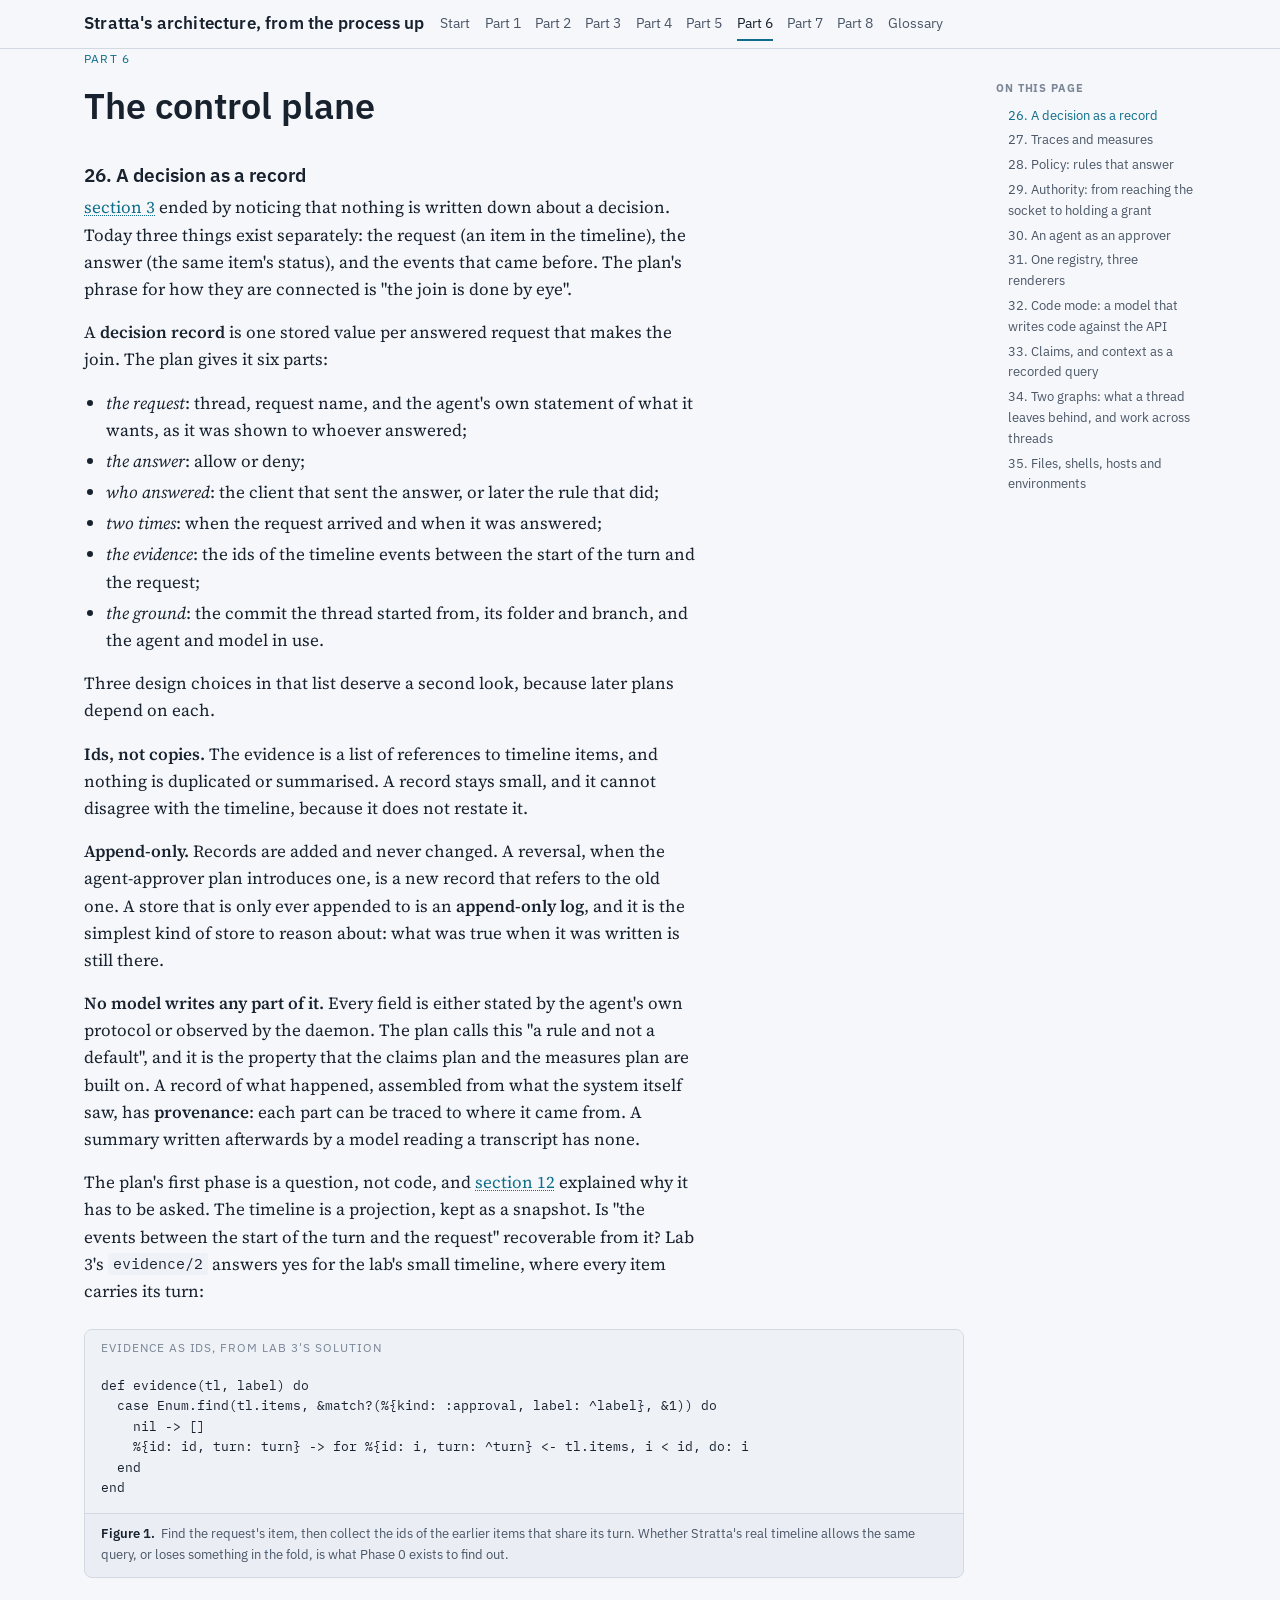
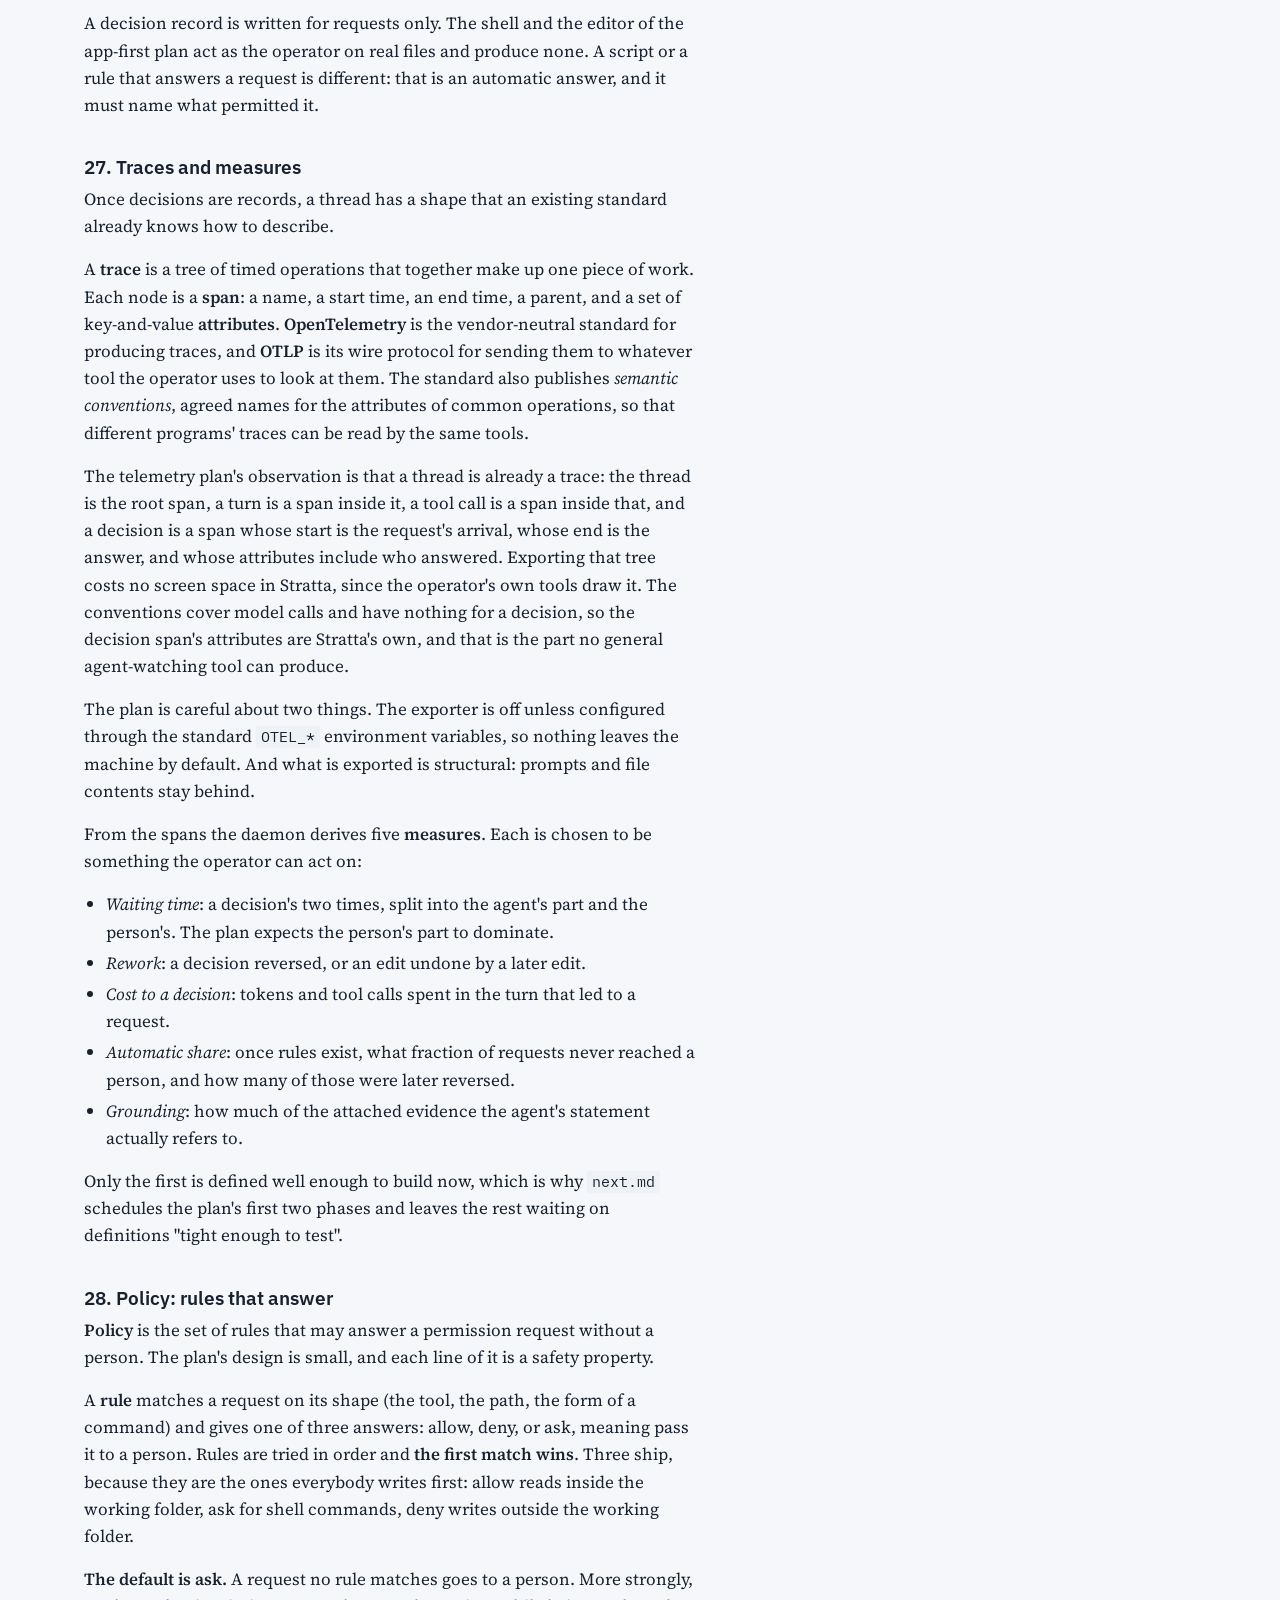
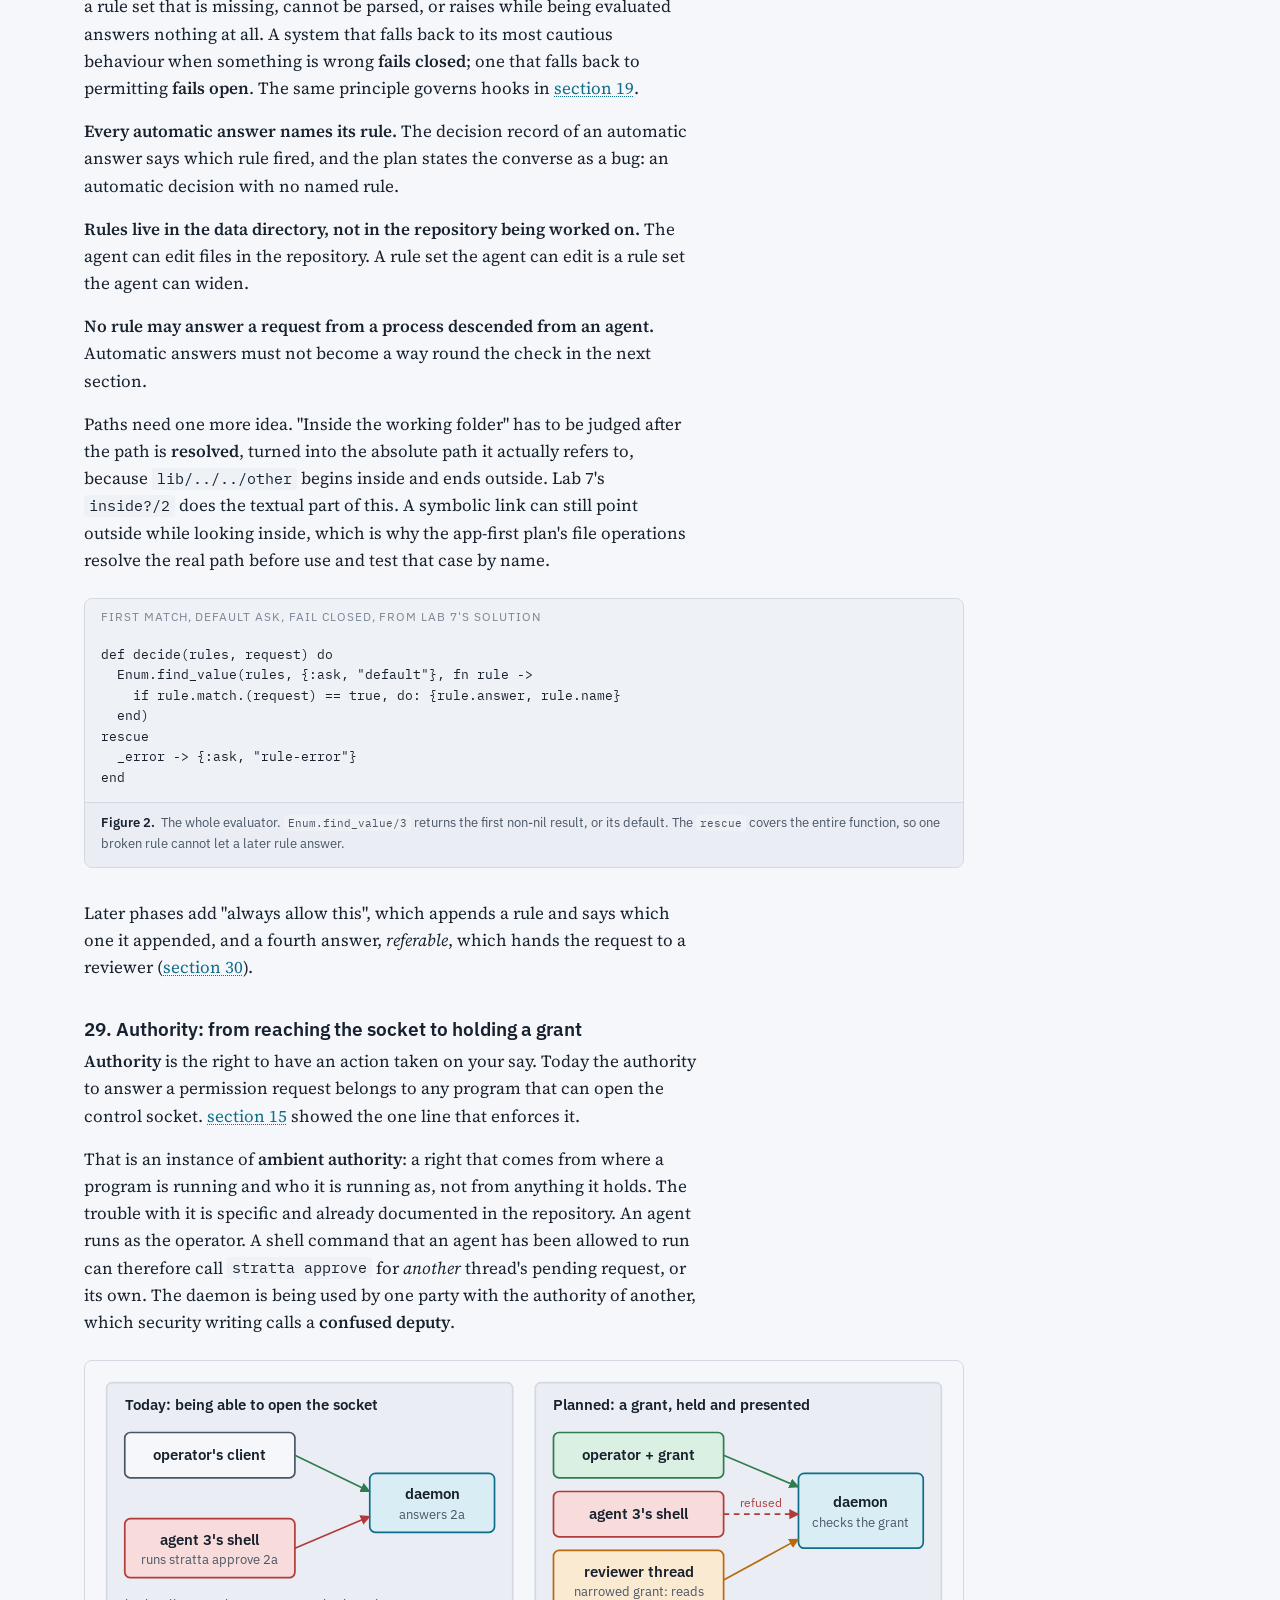
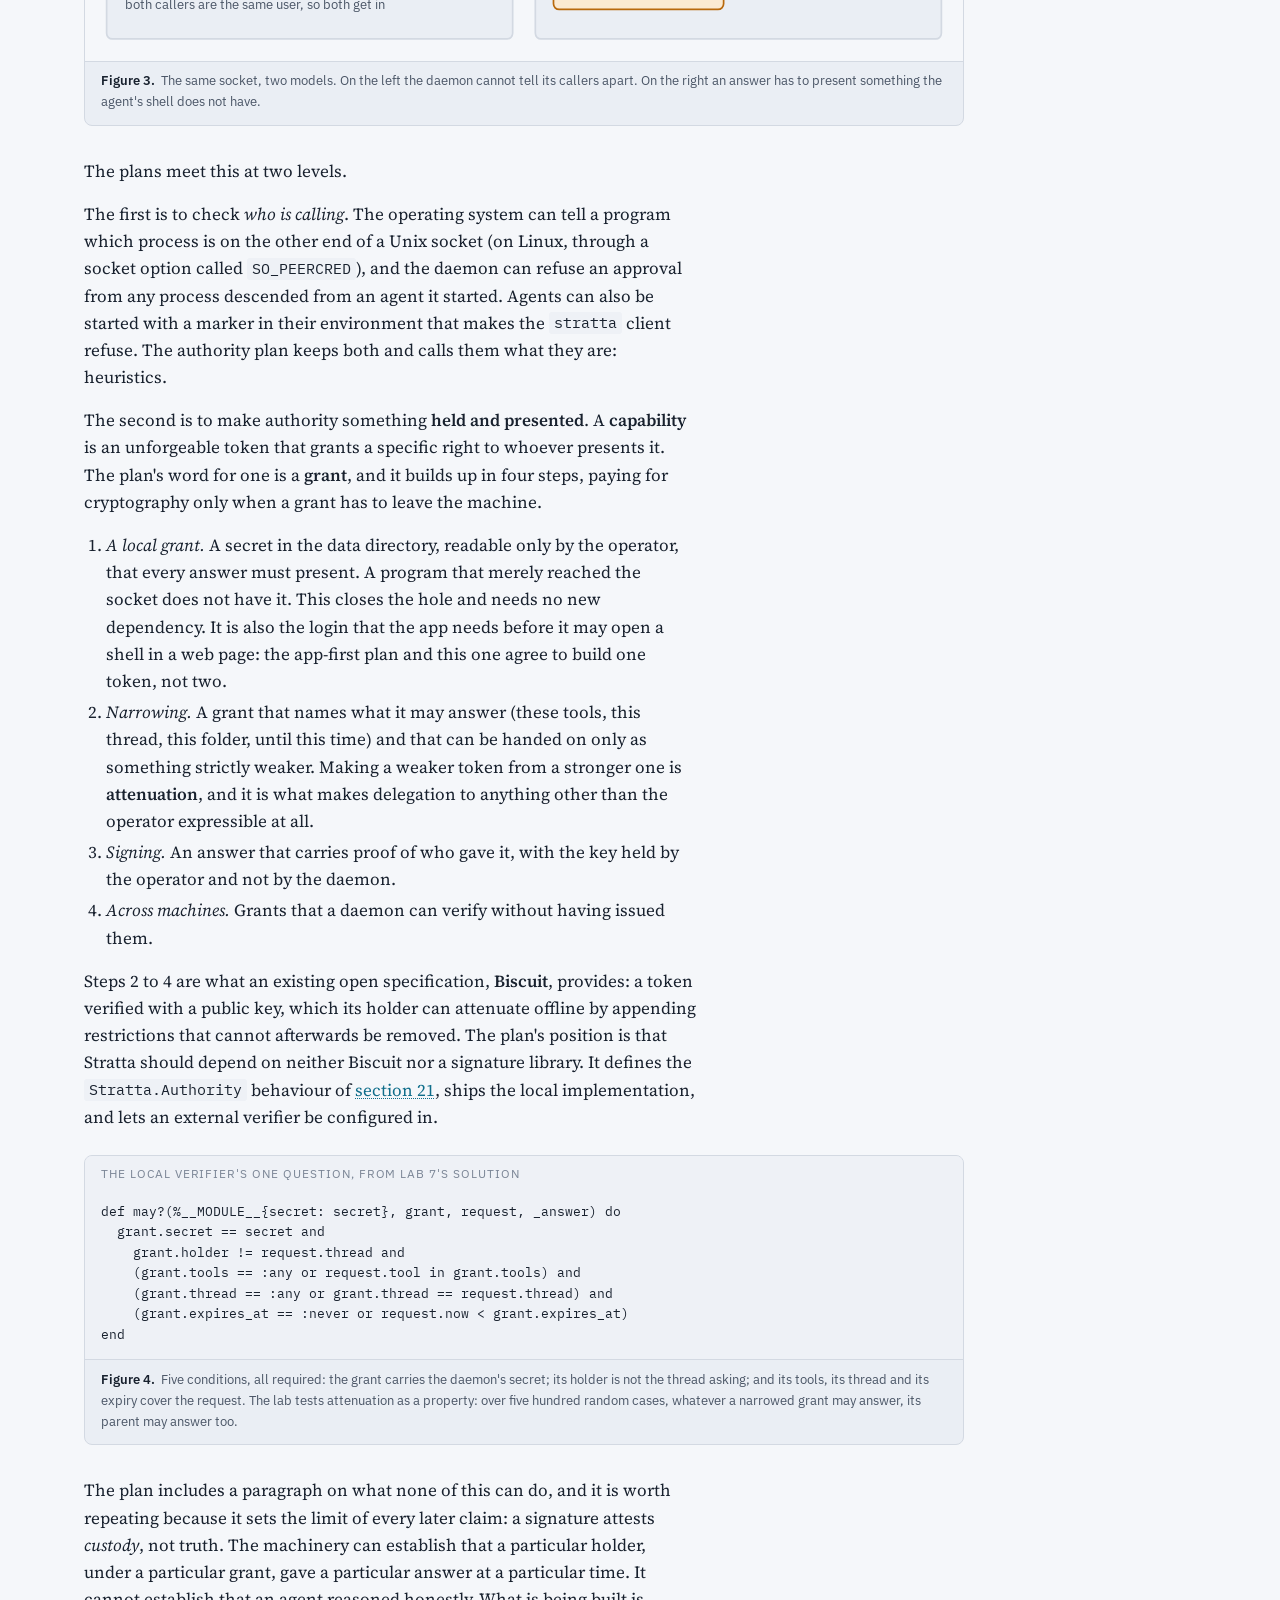
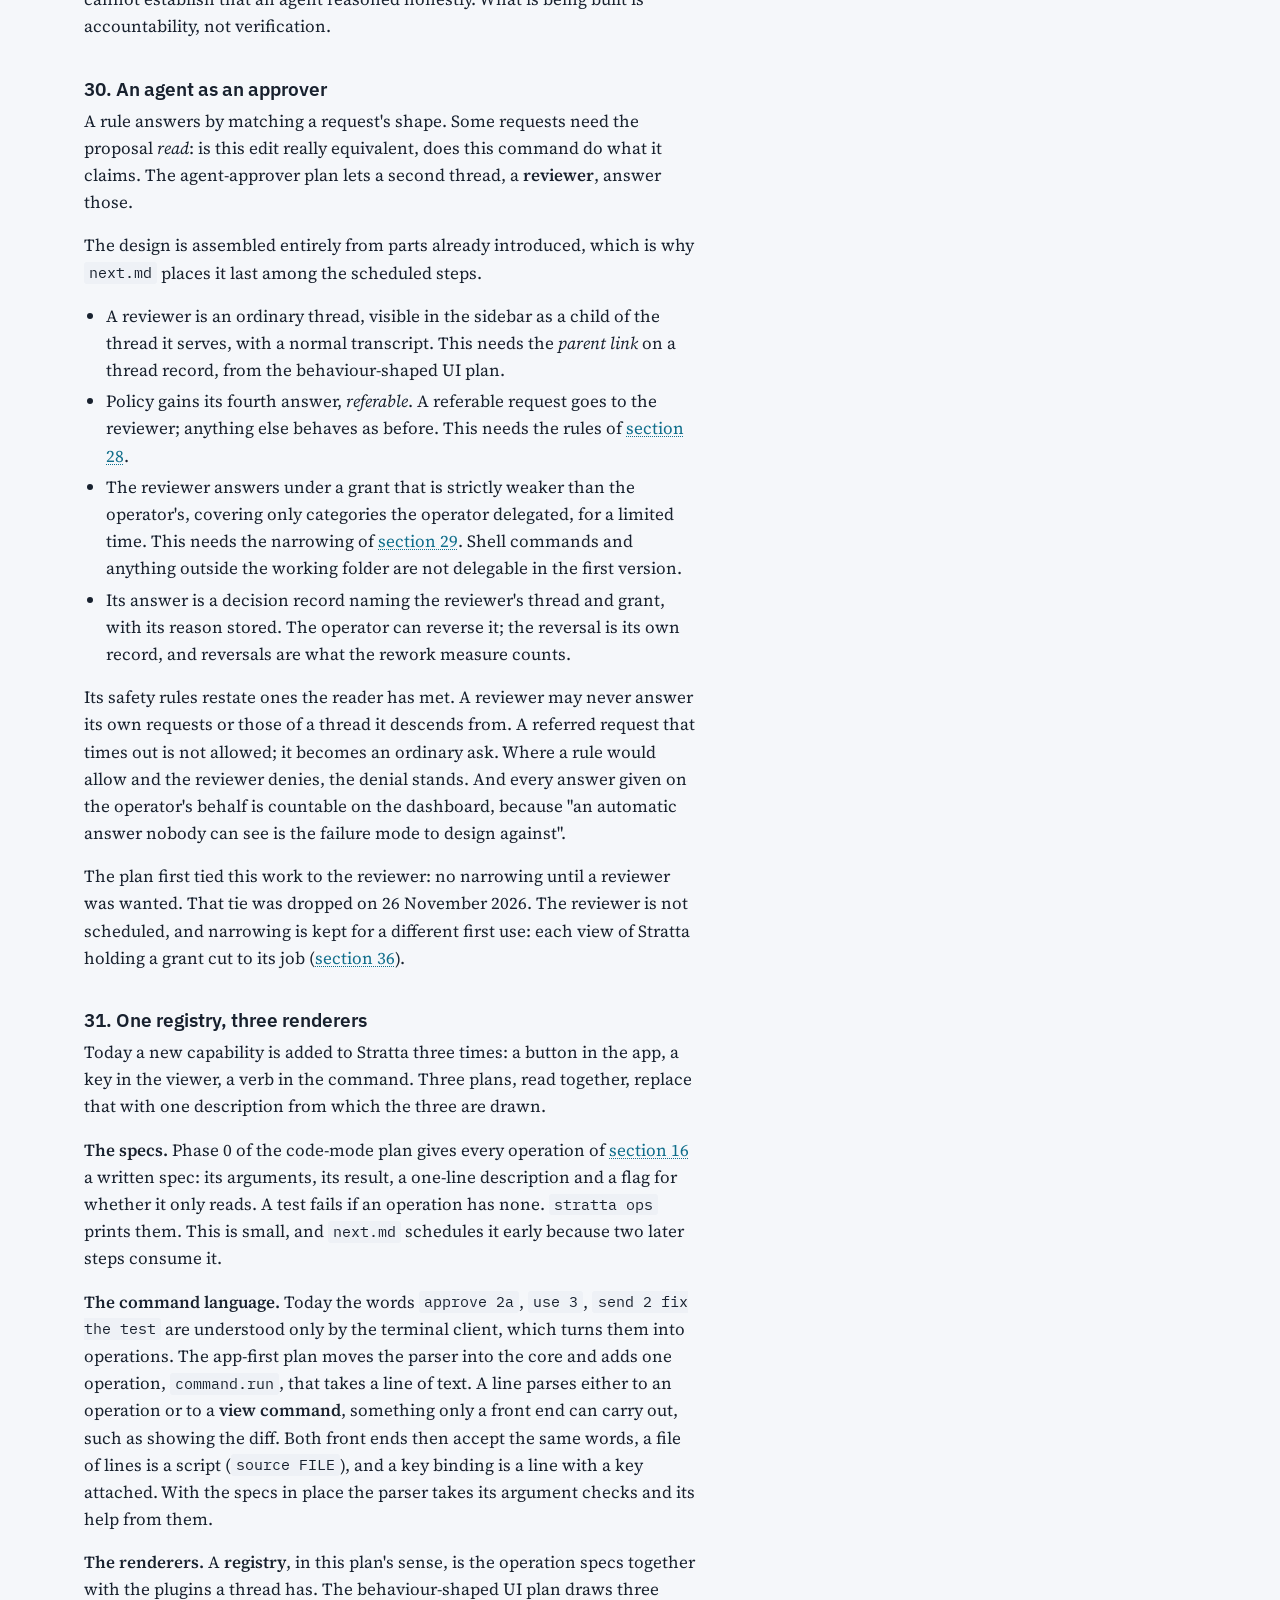
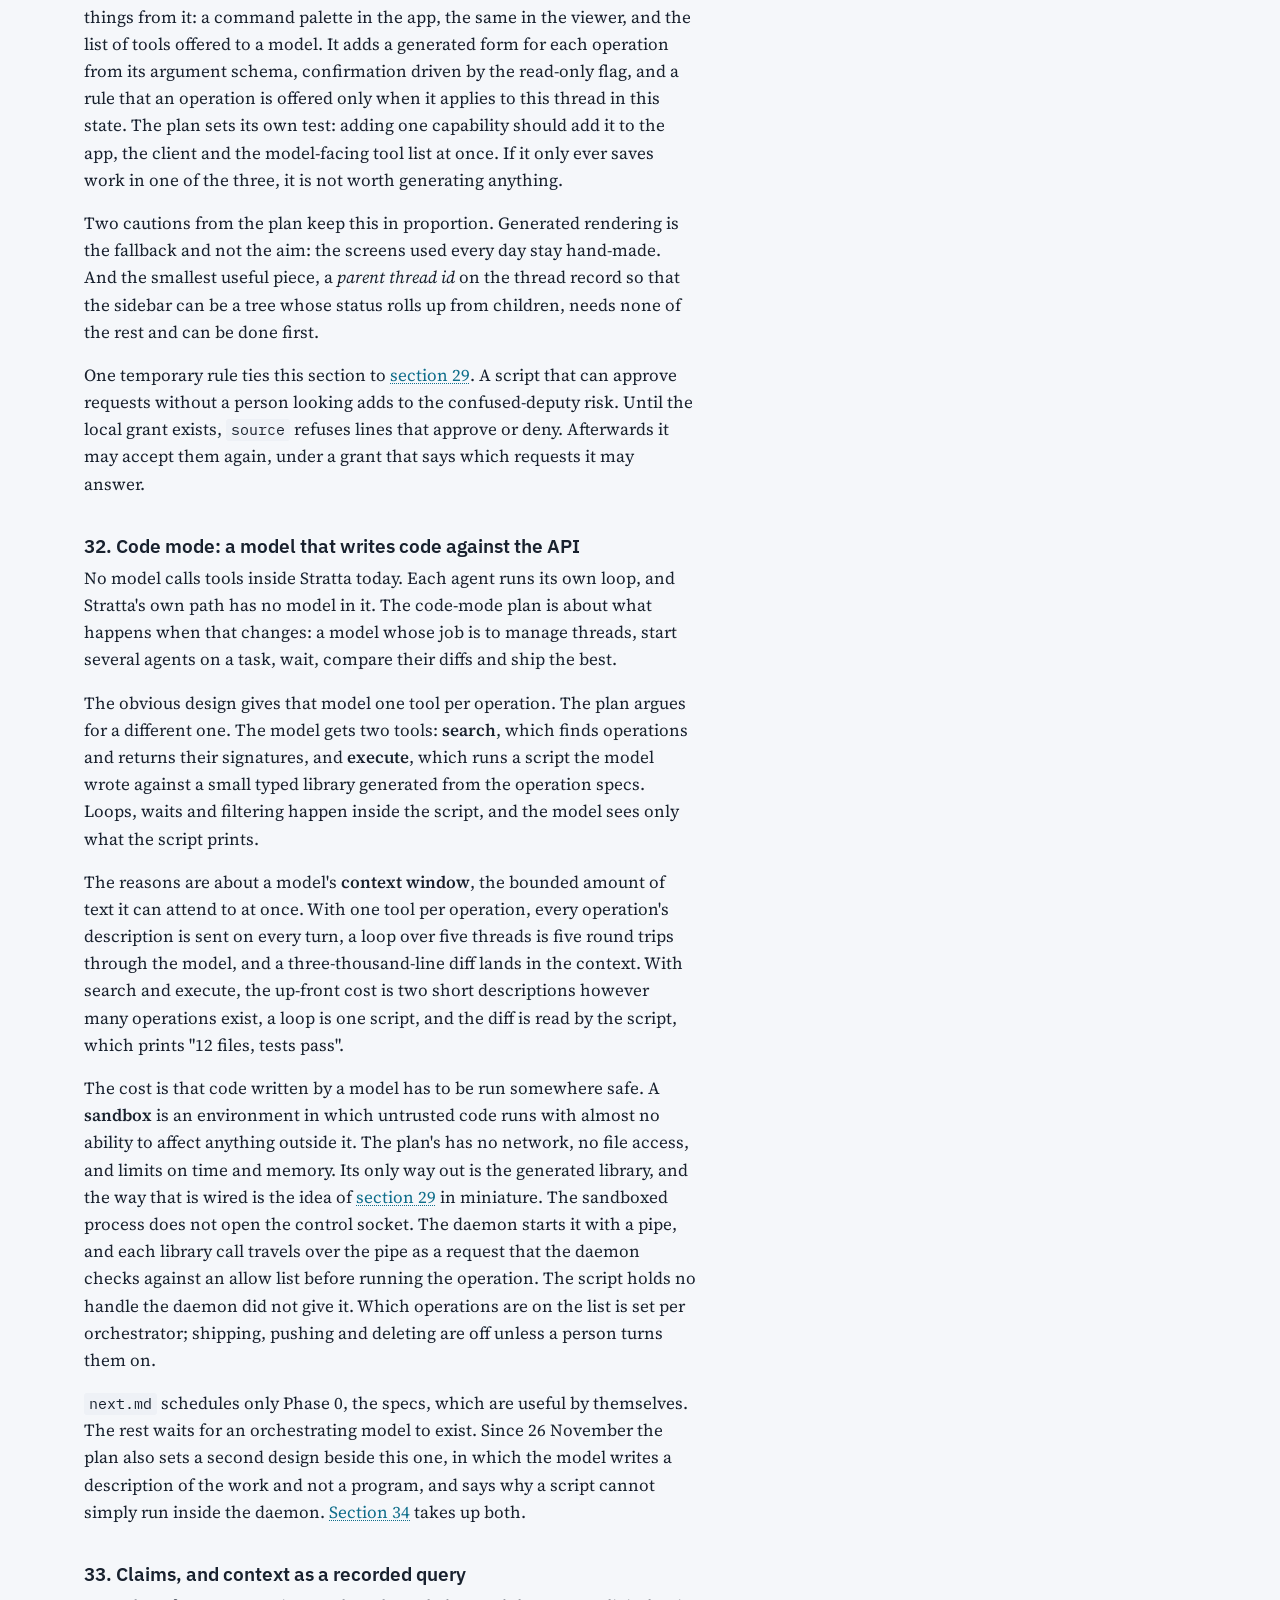
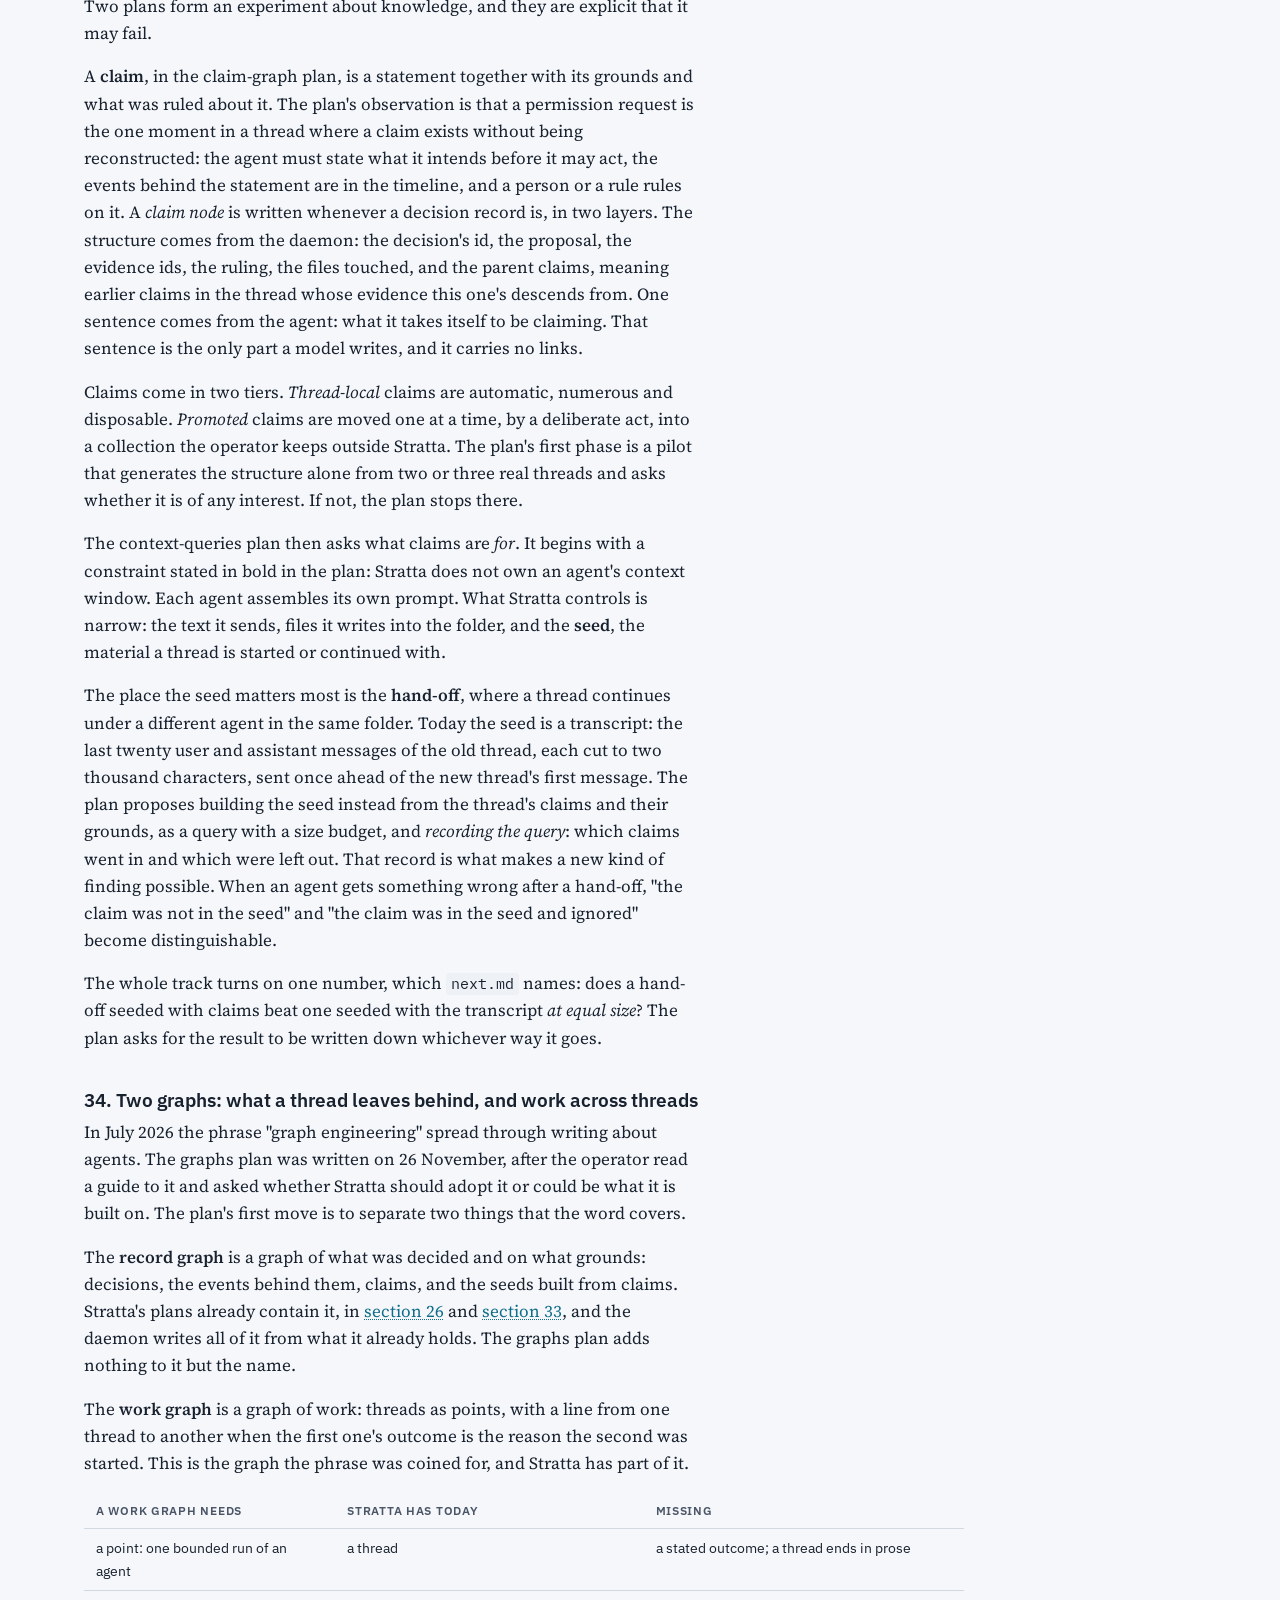
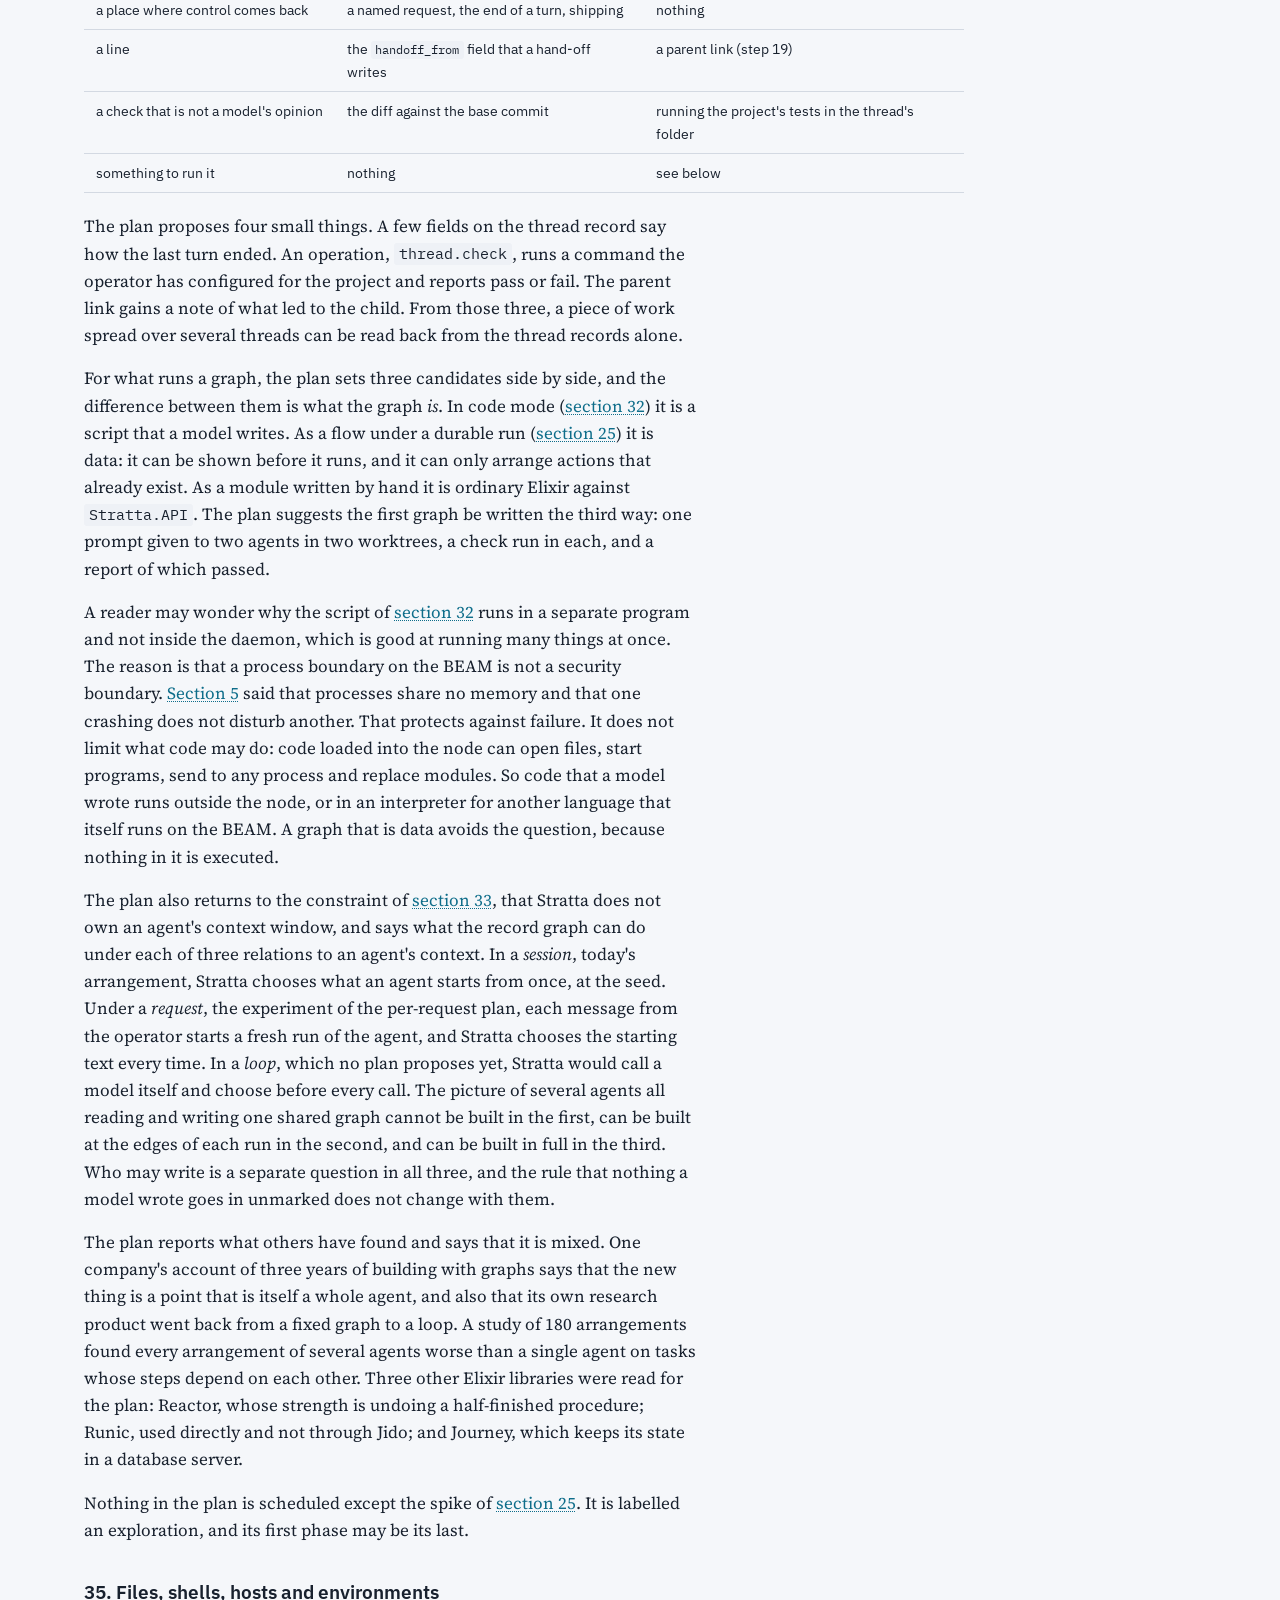
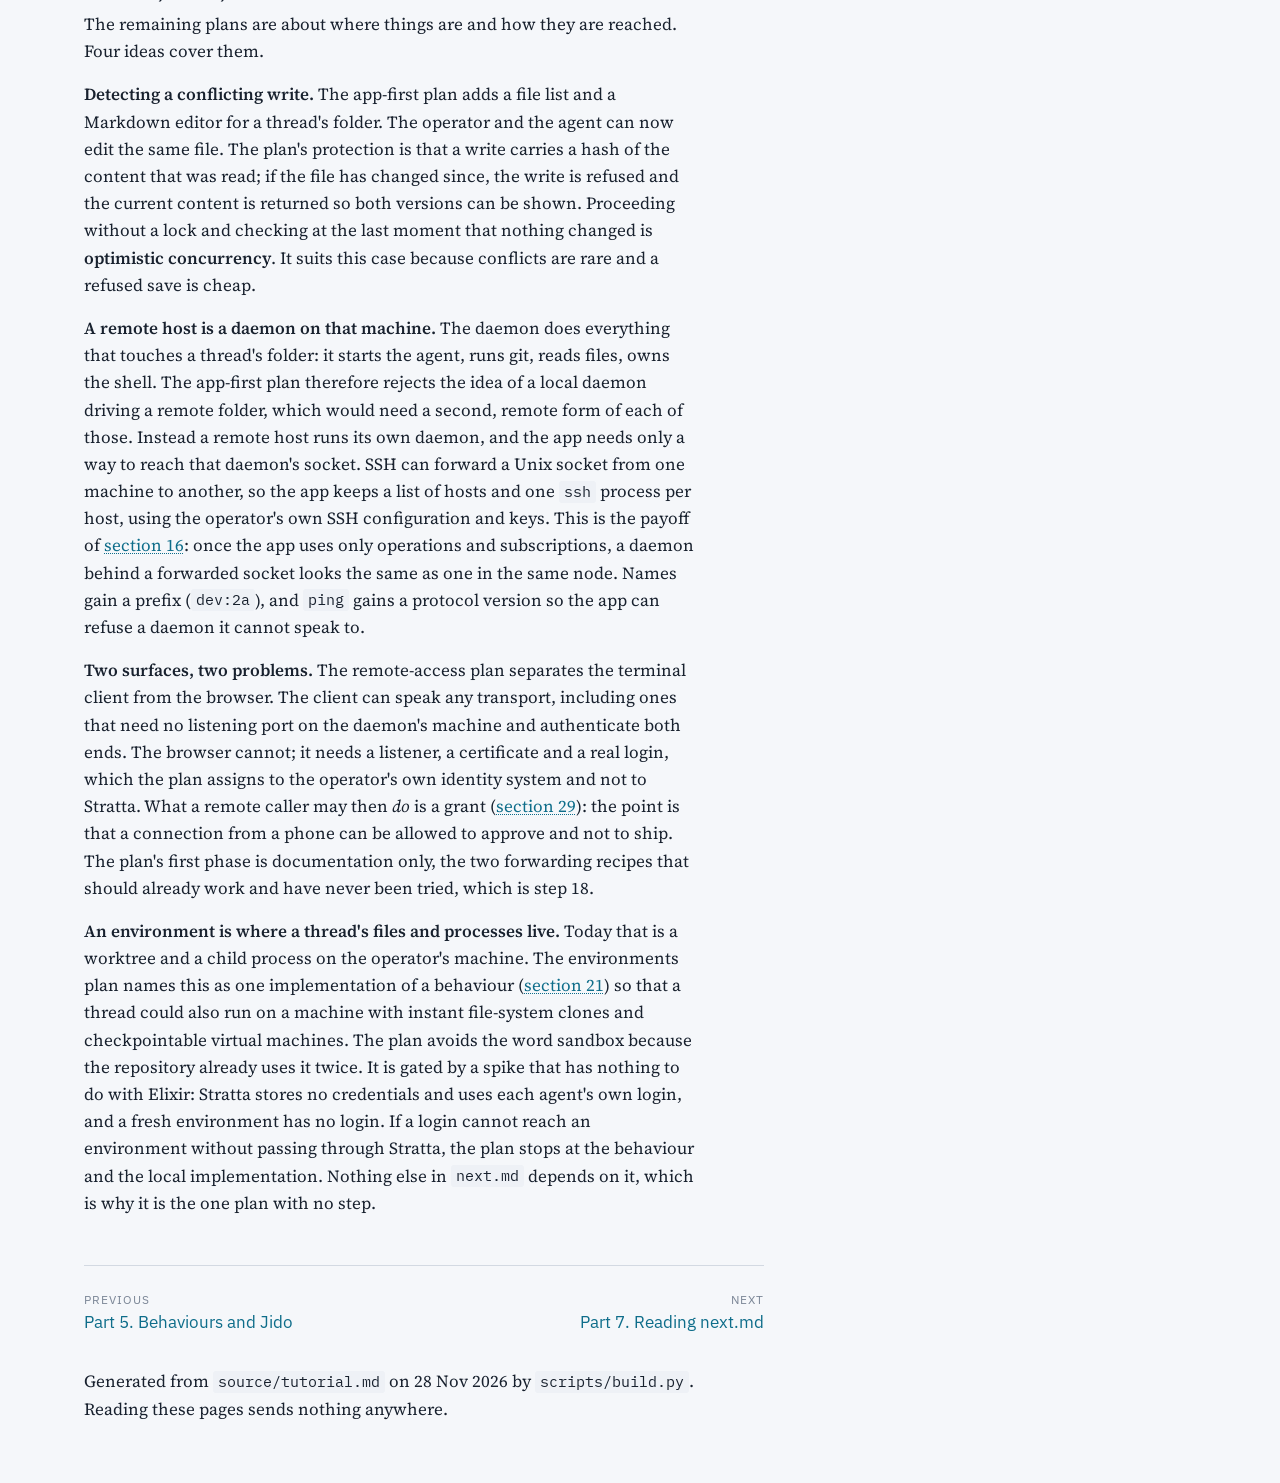
<file: md/docs/tutorial/part6.html>
<!doctype html>
<html lang="en">
<head>
<meta charset="utf-8">
<meta name="viewport" content="width=device-width, initial-scale=1, viewport-fit=cover">
<title>Part 6. The control plane · Stratta architecture tutorial</title>
<link rel="preconnect" href="https://fonts.googleapis.com">
<link rel="stylesheet" href="https://fonts.googleapis.com/css2?family=IBM+Plex+Sans:wght@400;600&family=IBM+Plex+Mono:wght@400;600&family=Source+Serif+4:ital,opsz,wght@0,8..60,400;0,8..60,600;1,8..60,400&display=swap">
<link rel="stylesheet" href="assets/style.css">
</head>
<body>
<header class="topbar"><div class="topbar-inner"><a class="brand" href="index.html"><span class="brand-long">Stratta's architecture, from the process up</span><span class="brand-short">Stratta architecture</span></a><nav aria-label="Parts"><a href="index.html">Start</a><a href="part1.html">Part 1</a><a href="part2.html">Part 2</a><a href="part3.html">Part 3</a><a href="part4.html">Part 4</a><a href="part5.html">Part 5</a><a href="part6.html" aria-current="page">Part 6</a><a href="part7.html">Part 7</a><a href="part8.html">Part 8</a><a href="glossary.html">Glossary</a></nav></div></header>
<div class="page">
<main class="prose">
<p class="kicker">Part 6</p><h1 id="part-6-the-control-plane">The control plane</h1>
<h3 id="s26">26. A decision as a record</h3>
<p><a class="xref" href="part1.html#s3">section 3</a> ended by noticing that nothing is written down about a decision. Today three things exist separately: the request (an item in the timeline), the answer (the same item's status), and the events that came before. The plan's phrase for how they are connected is "the join is done by eye".</p>
<p>A <strong>decision record</strong> is one stored value per answered request that makes the join. The plan gives it six parts:</p>
<ul>
<li><em>the request</em>: thread, request name, and the agent's own statement of what it wants, as it was shown to whoever answered;</li>
<li><em>the answer</em>: allow or deny;</li>
<li><em>who answered</em>: the client that sent the answer, or later the rule that did;</li>
<li><em>two times</em>: when the request arrived and when it was answered;</li>
<li><em>the evidence</em>: the ids of the timeline events between the start of the turn and the request;</li>
<li><em>the ground</em>: the commit the thread started from, its folder and branch, and the agent and model in use.</li>
</ul>
<p>Three design choices in that list deserve a second look, because later plans depend on each.</p>
<p><strong>Ids, not copies.</strong> The evidence is a list of references to timeline items, and nothing is duplicated or summarised. A record stays small, and it cannot disagree with the timeline, because it does not restate it.</p>
<p><strong>Append-only.</strong> Records are added and never changed. A reversal, when the agent-approver plan introduces one, is a new record that refers to the old one. A store that is only ever appended to is an <strong>append-only log</strong>, and it is the simplest kind of store to reason about: what was true when it was written is still there.</p>
<p><strong>No model writes any part of it.</strong> Every field is either stated by the agent's own protocol or observed by the daemon. The plan calls this "a rule and not a default", and it is the property that the claims plan and the measures plan are built on. A record of what happened, assembled from what the system itself saw, has <strong>provenance</strong>: each part can be traced to where it came from. A summary written afterwards by a model reading a transcript has none.</p>
<p>The plan's first phase is a question, not code, and <a class="xref" href="part3.html#s12">section 12</a> explained why it has to be asked. The timeline is a projection, kept as a snapshot. Is "the events between the start of the turn and the request" recoverable from it? Lab 3's <code>evidence/2</code> answers yes for the lab's small timeline, where every item carries its turn:</p>
<figure class="ik-figure is-example" id="fig-evidence"><div class="ik-body"><div class="ex-title">Evidence as ids, from Lab 3's solution</div><pre><code class="language-elixir">def evidence(tl, label) do
  case Enum.find(tl.items, &amp;match?(%{kind: :approval, label: ^label}, &amp;1)) do
    nil -&gt; []
    %{id: id, turn: turn} -&gt; for %{id: i, turn: ^turn} &lt;- tl.items, i &lt; id, do: i
  end
end
</code></pre>
</div><figcaption>Find the request's item, then collect the ids of the earlier items that share its turn. Whether Stratta's real timeline allows the same query, or loses something in the fold, is what Phase 0 exists to find out.</figcaption></figure>
<p>A decision record is written for requests only. The shell and the editor of the app-first plan act as the operator on real files and produce none. A script or a rule that answers a request is different: that is an automatic answer, and it must name what permitted it.</p>
<h3 id="s27">27. Traces and measures</h3>
<p>Once decisions are records, a thread has a shape that an existing standard already knows how to describe.</p>
<p>A <strong>trace</strong> is a tree of timed operations that together make up one piece of work. Each node is a <strong>span</strong>: a name, a start time, an end time, a parent, and a set of key-and-value <strong>attributes</strong>. <strong>OpenTelemetry</strong> is the vendor-neutral standard for producing traces, and <strong>OTLP</strong> is its wire protocol for sending them to whatever tool the operator uses to look at them. The standard also publishes <em>semantic conventions</em>, agreed names for the attributes of common operations, so that different programs' traces can be read by the same tools.</p>
<p>The telemetry plan's observation is that a thread is already a trace: the thread is the root span, a turn is a span inside it, a tool call is a span inside that, and a decision is a span whose start is the request's arrival, whose end is the answer, and whose attributes include who answered. Exporting that tree costs no screen space in Stratta, since the operator's own tools draw it. The conventions cover model calls and have nothing for a decision, so the decision span's attributes are Stratta's own, and that is the part no general agent-watching tool can produce.</p>
<p>The plan is careful about two things. The exporter is off unless configured through the standard <code>OTEL_*</code> environment variables, so nothing leaves the machine by default. And what is exported is structural: prompts and file contents stay behind.</p>
<p>From the spans the daemon derives five <strong>measures</strong>. Each is chosen to be something the operator can act on:</p>
<ul>
<li><em>Waiting time</em>: a decision's two times, split into the agent's part and the person's. The plan expects the person's part to dominate.</li>
<li><em>Rework</em>: a decision reversed, or an edit undone by a later edit.</li>
<li><em>Cost to a decision</em>: tokens and tool calls spent in the turn that led to a request.</li>
<li><em>Automatic share</em>: once rules exist, what fraction of requests never reached a person, and how many of those were later reversed.</li>
<li><em>Grounding</em>: how much of the attached evidence the agent's statement actually refers to.</li>
</ul>
<p>Only the first is defined well enough to build now, which is why <code>next.md</code> schedules the plan's first two phases and leaves the rest waiting on definitions "tight enough to test".</p>
<h3 id="s28">28. Policy: rules that answer</h3>
<p><strong>Policy</strong> is the set of rules that may answer a permission request without a person. The plan's design is small, and each line of it is a safety property.</p>
<p>A <strong>rule</strong> matches a request on its shape (the tool, the path, the form of a command) and gives one of three answers: allow, deny, or ask, meaning pass it to a person. Rules are tried in order and <strong>the first match wins</strong>. Three ship, because they are the ones everybody writes first: allow reads inside the working folder, ask for shell commands, deny writes outside the working folder.</p>
<p><strong>The default is ask.</strong> A request no rule matches goes to a person. More strongly, a rule set that is missing, cannot be parsed, or raises while being evaluated answers nothing at all. A system that falls back to its most cautious behaviour when something is wrong <strong>fails closed</strong>; one that falls back to permitting <strong>fails open</strong>. The same principle governs hooks in <a class="xref" href="part4.html#s19">section 19</a>.</p>
<p><strong>Every automatic answer names its rule.</strong> The decision record of an automatic answer says which rule fired, and the plan states the converse as a bug: an automatic decision with no named rule.</p>
<p><strong>Rules live in the data directory, not in the repository being worked on.</strong> The agent can edit files in the repository. A rule set the agent can edit is a rule set the agent can widen.</p>
<p><strong>No rule may answer a request from a process descended from an agent.</strong> Automatic answers must not become a way round the check in the next section.</p>
<p>Paths need one more idea. "Inside the working folder" has to be judged after the path is <strong>resolved</strong>, turned into the absolute path it actually refers to, because <code>lib/../../other</code> begins inside and ends outside. Lab 7's <code>inside?/2</code> does the textual part of this. A symbolic link can still point outside while looking inside, which is why the app-first plan's file operations resolve the real path before use and test that case by name.</p>
<figure class="ik-figure is-example" id="fig-policy"><div class="ik-body"><div class="ex-title">First match, default ask, fail closed, from Lab 7's solution</div><pre><code class="language-elixir">def decide(rules, request) do
  Enum.find_value(rules, {:ask, "default"}, fn rule -&gt;
    if rule.match.(request) == true, do: {rule.answer, rule.name}
  end)
rescue
  _error -&gt; {:ask, "rule-error"}
end
</code></pre>
</div><figcaption>The whole evaluator. <code>Enum.find_value/3</code> returns the first non-nil result, or its default. The <code>rescue</code> covers the entire function, so one broken rule cannot let a later rule answer.</figcaption></figure>
<p>Later phases add "always allow this", which appends a rule and says which one it appended, and a fourth answer, <em>referable</em>, which hands the request to a reviewer (<a class="xref" href="part6.html#s30">section 30</a>).</p>
<h3 id="s29">29. Authority: from reaching the socket to holding a grant</h3>
<p><strong>Authority</strong> is the right to have an action taken on your say. Today the authority to answer a permission request belongs to any program that can open the control socket. <a class="xref" href="part4.html#s15">section 15</a> showed the one line that enforces it.</p>
<p>That is an instance of <strong>ambient authority</strong>: a right that comes from where a program is running and who it is running as, not from anything it holds. The trouble with it is specific and already documented in the repository. An agent runs as the operator. A shell command that an agent has been allowed to run can therefore call <code>stratta approve</code> for <em>another</em> thread's pending request, or its own. The daemon is being used by one party with the authority of another, which security writing calls a <strong>confused deputy</strong>.</p>
<figure class="ik-figure is-diagram" id="fig-authority"><div class="ik-body"><div class="diagram-scroll"><svg xmlns="http://www.w3.org/2000/svg" viewBox="0 0 760 250" role="img" aria-labelledby="author-title">
  <title id="author-title">Two models of who may answer a permission request. Today: anything that can open the control socket may answer, and that includes a shell command run by an agent, so agent 3 can approve agent 2&#x27;s request. Planned: an answer must present a grant. The operator&#x27;s front end holds one; the agent&#x27;s shell command has none and is refused; a reviewer thread may hold a narrowed grant that covers only what was delegated.</title>
  <defs><marker id="author-ink" viewBox="0 0 10 10" refX="9" refY="5" markerWidth="9" markerHeight="9" markerUnits="userSpaceOnUse" orient="auto-start-reverse"><path d="M0 0 L10 5 L0 10 z" fill="var(--ink-2)"/></marker><marker id="author-accent" viewBox="0 0 10 10" refX="9" refY="5" markerWidth="9" markerHeight="9" markerUnits="userSpaceOnUse" orient="auto-start-reverse"><path d="M0 0 L10 5 L0 10 z" fill="var(--accent)"/></marker><marker id="author-good" viewBox="0 0 10 10" refX="9" refY="5" markerWidth="9" markerHeight="9" markerUnits="userSpaceOnUse" orient="auto-start-reverse"><path d="M0 0 L10 5 L0 10 z" fill="var(--good)"/></marker><marker id="author-bad" viewBox="0 0 10 10" refX="9" refY="5" markerWidth="9" markerHeight="9" markerUnits="userSpaceOnUse" orient="auto-start-reverse"><path d="M0 0 L10 5 L0 10 z" fill="var(--bad)"/></marker><marker id="author-warm" viewBox="0 0 10 10" refX="9" refY="5" markerWidth="9" markerHeight="9" markerUnits="userSpaceOnUse" orient="auto-start-reverse"><path d="M0 0 L10 5 L0 10 z" fill="var(--warm)"/></marker></defs>
  <rect x="12" y="12" width="358" height="226" rx="5" fill="var(--paper-2)" stroke="var(--rule)" stroke-width="1.5"/>
  <text x="28" y="36" font-family="var(--font-display)" font-size="13" font-weight="600" fill="var(--ink)" text-anchor="start">Today: being able to open the socket</text>
  <rect x="28" y="56" width="150" height="40" rx="5" fill="var(--paper)" stroke="var(--ink-2)" stroke-width="1.5"/>
  <text x="103.0" y="80.5" font-family="var(--font-display)" font-size="13" font-weight="600" fill="var(--ink)" text-anchor="middle">operator&#x27;s client</text>
  <rect x="28" y="132" width="150" height="52" rx="5" fill="var(--bad-soft)" stroke="var(--bad)" stroke-width="1.5"/>
  <text x="103.0" y="155.0" font-family="var(--font-display)" font-size="13" font-weight="600" fill="var(--ink)" text-anchor="middle">agent 3&#x27;s shell</text>
  <text x="103.0" y="172.0" font-family="var(--font-display)" font-size="11.5" font-weight="400" fill="var(--ink-2)" text-anchor="middle">runs stratta approve 2a</text>
  <rect x="244" y="92" width="110" height="52" rx="5" fill="var(--accent-soft)" stroke="var(--accent)" stroke-width="1.5"/>
  <text x="299.0" y="115.0" font-family="var(--font-display)" font-size="13" font-weight="600" fill="var(--ink)" text-anchor="middle">daemon</text>
  <text x="299.0" y="132.0" font-family="var(--font-display)" font-size="11.5" font-weight="400" fill="var(--ink-2)" text-anchor="middle">answers 2a</text>
  <line x1="178" y1="76" x2="244" y2="108" stroke="var(--good)" stroke-width="1.5" marker-end="url(#author-good)"/>
  <line x1="178" y1="158" x2="244" y2="130" stroke="var(--bad)" stroke-width="1.5" marker-end="url(#author-bad)"/>
  <text x="28" y="212" font-family="var(--font-display)" font-size="11.5" font-weight="400" fill="var(--ink-2)" text-anchor="start">both callers are the same user, so both get in</text>
  <rect x="390" y="12" width="358" height="226" rx="5" fill="var(--paper-2)" stroke="var(--rule)" stroke-width="1.5"/>
  <text x="406" y="36" font-family="var(--font-display)" font-size="13" font-weight="600" fill="var(--ink)" text-anchor="start">Planned: a grant, held and presented</text>
  <rect x="406" y="56" width="150" height="40" rx="5" fill="var(--good-soft)" stroke="var(--good)" stroke-width="1.5"/>
  <text x="481.0" y="80.5" font-family="var(--font-display)" font-size="13" font-weight="600" fill="var(--ink)" text-anchor="middle">operator + grant</text>
  <rect x="406" y="108" width="150" height="40" rx="5" fill="var(--bad-soft)" stroke="var(--bad)" stroke-width="1.5"/>
  <text x="481.0" y="132.5" font-family="var(--font-display)" font-size="13" font-weight="600" fill="var(--ink)" text-anchor="middle">agent 3&#x27;s shell</text>
  <rect x="406" y="160" width="150" height="52" rx="5" fill="var(--warm-soft)" stroke="var(--warm)" stroke-width="1.5"/>
  <text x="481.0" y="183.0" font-family="var(--font-display)" font-size="13" font-weight="600" fill="var(--ink)" text-anchor="middle">reviewer thread</text>
  <text x="481.0" y="200.0" font-family="var(--font-display)" font-size="11.5" font-weight="400" fill="var(--ink-2)" text-anchor="middle">narrowed grant: reads</text>
  <rect x="622" y="92" width="110" height="66" rx="5" fill="var(--accent-soft)" stroke="var(--accent)" stroke-width="1.5"/>
  <text x="677.0" y="122.0" font-family="var(--font-display)" font-size="13" font-weight="600" fill="var(--ink)" text-anchor="middle">daemon</text>
  <text x="677.0" y="139.0" font-family="var(--font-display)" font-size="11.5" font-weight="400" fill="var(--ink-2)" text-anchor="middle">checks the grant</text>
  <line x1="556" y1="76" x2="622" y2="104" stroke="var(--good)" stroke-width="1.5" marker-end="url(#author-good)"/>
  <line x1="556" y1="128" x2="622" y2="128" stroke="var(--bad)" stroke-width="1.5" stroke-dasharray="5 4" marker-end="url(#author-bad)"/>
  <text x="589" y="122" font-family="var(--font-display)" font-size="10.5" font-weight="400" fill="var(--bad)" text-anchor="middle">refused</text>
  <line x1="556" y1="186" x2="622" y2="150" stroke="var(--warm)" stroke-width="1.5" marker-end="url(#author-warm)"/>
</svg>
</div></div><figcaption>The same socket, two models. On the left the daemon cannot tell its callers apart. On the right an answer has to present something the agent's shell does not have.</figcaption></figure>
<p>The plans meet this at two levels.</p>
<p>The first is to check <em>who is calling</em>. The operating system can tell a program which process is on the other end of a Unix socket (on Linux, through a socket option called <code>SO_PEERCRED</code>), and the daemon can refuse an approval from any process descended from an agent it started. Agents can also be started with a marker in their environment that makes the <code>stratta</code> client refuse. The authority plan keeps both and calls them what they are: heuristics.</p>
<p>The second is to make authority something <strong>held and presented</strong>. A <strong>capability</strong> is an unforgeable token that grants a specific right to whoever presents it. The plan's word for one is a <strong>grant</strong>, and it builds up in four steps, paying for cryptography only when a grant has to leave the machine.</p>
<ol>
<li><em>A local grant.</em> A secret in the data directory, readable only by the operator, that every answer must present. A program that merely reached the socket does not have it. This closes the hole and needs no new dependency. It is also the login that the app needs before it may open a shell in a web page: the app-first plan and this one agree to build one token, not two.</li>
<li><em>Narrowing.</em> A grant that names what it may answer (these tools, this thread, this folder, until this time) and that can be handed on only as something strictly weaker. Making a weaker token from a stronger one is <strong>attenuation</strong>, and it is what makes delegation to anything other than the operator expressible at all.</li>
<li><em>Signing.</em> An answer that carries proof of who gave it, with the key held by the operator and not by the daemon.</li>
<li><em>Across machines.</em> Grants that a daemon can verify without having issued them.</li>
</ol>
<p>Steps 2 to 4 are what an existing open specification, <strong>Biscuit</strong>, provides: a token verified with a public key, which its holder can attenuate offline by appending restrictions that cannot afterwards be removed. The plan's position is that Stratta should depend on neither Biscuit nor a signature library. It defines the <code>Stratta.Authority</code> behaviour of <a class="xref" href="part5.html#s21">section 21</a>, ships the local implementation, and lets an external verifier be configured in.</p>
<figure class="ik-figure is-example" id="fig-may"><div class="ik-body"><div class="ex-title">The local verifier's one question, from Lab 7's solution</div><pre><code class="language-elixir">def may?(%__MODULE__{secret: secret}, grant, request, _answer) do
  grant.secret == secret and
    grant.holder != request.thread and
    (grant.tools == :any or request.tool in grant.tools) and
    (grant.thread == :any or grant.thread == request.thread) and
    (grant.expires_at == :never or request.now &lt; grant.expires_at)
end
</code></pre>
</div><figcaption>Five conditions, all required: the grant carries the daemon's secret; its holder is not the thread asking; and its tools, its thread and its expiry cover the request. The lab tests attenuation as a property: over five hundred random cases, whatever a narrowed grant may answer, its parent may answer too.</figcaption></figure>
<p>The plan includes a paragraph on what none of this can do, and it is worth repeating because it sets the limit of every later claim: a signature attests <em>custody</em>, not truth. The machinery can establish that a particular holder, under a particular grant, gave a particular answer at a particular time. It cannot establish that an agent reasoned honestly. What is being built is accountability, not verification.</p>
<h3 id="s30">30. An agent as an approver</h3>
<p>A rule answers by matching a request's shape. Some requests need the proposal <em>read</em>: is this edit really equivalent, does this command do what it claims. The agent-approver plan lets a second thread, a <strong>reviewer</strong>, answer those.</p>
<p>The design is assembled entirely from parts already introduced, which is why <code>next.md</code> places it last among the scheduled steps.</p>
<ul>
<li>A reviewer is an ordinary thread, visible in the sidebar as a child of the thread it serves, with a normal transcript. This needs the <em>parent link</em> on a thread record, from the behaviour-shaped UI plan.</li>
<li>Policy gains its fourth answer, <em>referable</em>. A referable request goes to the reviewer; anything else behaves as before. This needs the rules of <a class="xref" href="part6.html#s28">section 28</a>.</li>
<li>The reviewer answers under a grant that is strictly weaker than the operator's, covering only categories the operator delegated, for a limited time. This needs the narrowing of <a class="xref" href="part6.html#s29">section 29</a>. Shell commands and anything outside the working folder are not delegable in the first version.</li>
<li>Its answer is a decision record naming the reviewer's thread and grant, with its reason stored. The operator can reverse it; the reversal is its own record, and reversals are what the rework measure counts.</li>
</ul>
<p>Its safety rules restate ones the reader has met. A reviewer may never answer its own requests or those of a thread it descends from. A referred request that times out is not allowed; it becomes an ordinary ask. Where a rule would allow and the reviewer denies, the denial stands. And every answer given on the operator's behalf is countable on the dashboard, because "an automatic answer nobody can see is the failure mode to design against".</p>
<p>The plan first tied this work to the reviewer: no narrowing until a reviewer was wanted. That tie was dropped on 26 November 2026. The reviewer is not scheduled, and narrowing is kept for a different first use: each view of Stratta holding a grant cut to its job (<a class="xref" href="part7.html#s36">section 36</a>).</p>
<h3 id="s31">31. One registry, three renderers</h3>
<p>Today a new capability is added to Stratta three times: a button in the app, a key in the viewer, a verb in the command. Three plans, read together, replace that with one description from which the three are drawn.</p>
<p><strong>The specs.</strong> Phase 0 of the code-mode plan gives every operation of <a class="xref" href="part4.html#s16">section 16</a> a written spec: its arguments, its result, a one-line description and a flag for whether it only reads. A test fails if an operation has none. <code>stratta ops</code> prints them. This is small, and <code>next.md</code> schedules it early because two later steps consume it.</p>
<p><strong>The command language.</strong> Today the words <code>approve 2a</code>, <code>use 3</code>, <code>send 2 fix the test</code> are understood only by the terminal client, which turns them into operations. The app-first plan moves the parser into the core and adds one operation, <code>command.run</code>, that takes a line of text. A line parses either to an operation or to a <strong>view command</strong>, something only a front end can carry out, such as showing the diff. Both front ends then accept the same words, a file of lines is a script (<code>source FILE</code>), and a key binding is a line with a key attached. With the specs in place the parser takes its argument checks and its help from them.</p>
<p><strong>The renderers.</strong> A <strong>registry</strong>, in this plan's sense, is the operation specs together with the plugins a thread has. The behaviour-shaped UI plan draws three things from it: a command palette in the app, the same in the viewer, and the list of tools offered to a model. It adds a generated form for each operation from its argument schema, confirmation driven by the read-only flag, and a rule that an operation is offered only when it applies to this thread in this state. The plan sets its own test: adding one capability should add it to the app, the client and the model-facing tool list at once. If it only ever saves work in one of the three, it is not worth generating anything.</p>
<p>Two cautions from the plan keep this in proportion. Generated rendering is the fallback and not the aim: the screens used every day stay hand-made. And the smallest useful piece, a <em>parent thread id</em> on the thread record so that the sidebar can be a tree whose status rolls up from children, needs none of the rest and can be done first.</p>
<p>One temporary rule ties this section to <a class="xref" href="part6.html#s29">section 29</a>. A script that can approve requests without a person looking adds to the confused-deputy risk. Until the local grant exists, <code>source</code> refuses lines that approve or deny. Afterwards it may accept them again, under a grant that says which requests it may answer.</p>
<h3 id="s32">32. Code mode: a model that writes code against the API</h3>
<p>No model calls tools inside Stratta today. Each agent runs its own loop, and Stratta's own path has no model in it. The code-mode plan is about what happens when that changes: a model whose job is to manage threads, start several agents on a task, wait, compare their diffs and ship the best.</p>
<p>The obvious design gives that model one tool per operation. The plan argues for a different one. The model gets two tools: <strong>search</strong>, which finds operations and returns their signatures, and <strong>execute</strong>, which runs a script the model wrote against a small typed library generated from the operation specs. Loops, waits and filtering happen inside the script, and the model sees only what the script prints.</p>
<p>The reasons are about a model's <strong>context window</strong>, the bounded amount of text it can attend to at once. With one tool per operation, every operation's description is sent on every turn, a loop over five threads is five round trips through the model, and a three-thousand-line diff lands in the context. With search and execute, the up-front cost is two short descriptions however many operations exist, a loop is one script, and the diff is read by the script, which prints "12 files, tests pass".</p>
<p>The cost is that code written by a model has to be run somewhere safe. A <strong>sandbox</strong> is an environment in which untrusted code runs with almost no ability to affect anything outside it. The plan's has no network, no file access, and limits on time and memory. Its only way out is the generated library, and the way that is wired is the idea of <a class="xref" href="part6.html#s29">section 29</a> in miniature. The sandboxed process does not open the control socket. The daemon starts it with a pipe, and each library call travels over the pipe as a request that the daemon checks against an allow list before running the operation. The script holds no handle the daemon did not give it. Which operations are on the list is set per orchestrator; shipping, pushing and deleting are off unless a person turns them on.</p>
<p><code>next.md</code> schedules only Phase 0, the specs, which are useful by themselves. The rest waits for an orchestrating model to exist. Since 26 November the plan also sets a second design beside this one, in which the model writes a description of the work and not a program, and says why a script cannot simply run inside the daemon. <a class="xref" href="part6.html#s34">Section 34</a> takes up both.</p>
<h3 id="s33">33. Claims, and context as a recorded query</h3>
<p>Two plans form an experiment about knowledge, and they are explicit that it may fail.</p>
<p>A <strong>claim</strong>, in the claim-graph plan, is a statement together with its grounds and what was ruled about it. The plan's observation is that a permission request is the one moment in a thread where a claim exists without being reconstructed: the agent must state what it intends before it may act, the events behind the statement are in the timeline, and a person or a rule rules on it. A <em>claim node</em> is written whenever a decision record is, in two layers. The structure comes from the daemon: the decision's id, the proposal, the evidence ids, the ruling, the files touched, and the parent claims, meaning earlier claims in the thread whose evidence this one's descends from. One sentence comes from the agent: what it takes itself to be claiming. That sentence is the only part a model writes, and it carries no links.</p>
<p>Claims come in two tiers. <em>Thread-local</em> claims are automatic, numerous and disposable. <em>Promoted</em> claims are moved one at a time, by a deliberate act, into a collection the operator keeps outside Stratta. The plan's first phase is a pilot that generates the structure alone from two or three real threads and asks whether it is of any interest. If not, the plan stops there.</p>
<p>The context-queries plan then asks what claims are <em>for</em>. It begins with a constraint stated in bold in the plan: Stratta does not own an agent's context window. Each agent assembles its own prompt. What Stratta controls is narrow: the text it sends, files it writes into the folder, and the <strong>seed</strong>, the material a thread is started or continued with.</p>
<p>The place the seed matters most is the <strong>hand-off</strong>, where a thread continues under a different agent in the same folder. Today the seed is a transcript: the last twenty user and assistant messages of the old thread, each cut to two thousand characters, sent once ahead of the new thread's first message. The plan proposes building the seed instead from the thread's claims and their grounds, as a query with a size budget, and <em>recording the query</em>: which claims went in and which were left out. That record is what makes a new kind of finding possible. When an agent gets something wrong after a hand-off, "the claim was not in the seed" and "the claim was in the seed and ignored" become distinguishable.</p>
<p>The whole track turns on one number, which <code>next.md</code> names: does a hand-off seeded with claims beat one seeded with the transcript <em>at equal size</em>? The plan asks for the result to be written down whichever way it goes.</p>
<h3 id="s34">34. Two graphs: what a thread leaves behind, and work across threads</h3>
<p>In July 2026 the phrase "graph engineering" spread through writing about agents. The graphs plan was written on 26 November, after the operator read a guide to it and asked whether Stratta should adopt it or could be what it is built on. The plan's first move is to separate two things that the word covers.</p>
<p>The <strong>record graph</strong> is a graph of what was decided and on what grounds: decisions, the events behind them, claims, and the seeds built from claims. Stratta's plans already contain it, in <a class="xref" href="part6.html#s26">section 26</a> and <a class="xref" href="part6.html#s33">section 33</a>, and the daemon writes all of it from what it already holds. The graphs plan adds nothing to it but the name.</p>
<p>The <strong>work graph</strong> is a graph of work: threads as points, with a line from one thread to another when the first one's outcome is the reason the second was started. This is the graph the phrase was coined for, and Stratta has part of it.</p>
<div class="table-wrap"><table>
<thead>
<tr>
<th>A work graph needs</th>
<th>Stratta has today</th>
<th>Missing</th>
</tr>
</thead>
<tbody>
<tr>
<td>a point: one bounded run of an agent</td>
<td>a thread</td>
<td>a stated outcome; a thread ends in prose</td>
</tr>
<tr>
<td>a place where control comes back</td>
<td>a named request, the end of a turn, shipping</td>
<td>nothing</td>
</tr>
<tr>
<td>a line</td>
<td>the <code>handoff_from</code> field that a hand-off writes</td>
<td>a parent link (step 19)</td>
</tr>
<tr>
<td>a check that is not a model's opinion</td>
<td>the diff against the base commit</td>
<td>running the project's tests in the thread's folder</td>
</tr>
<tr>
<td>something to run it</td>
<td>nothing</td>
<td>see below</td>
</tr>
</tbody>
</table></div>
<p>The plan proposes four small things. A few fields on the thread record say how the last turn ended. An operation, <code>thread.check</code>, runs a command the operator has configured for the project and reports pass or fail. The parent link gains a note of what led to the child. From those three, a piece of work spread over several threads can be read back from the thread records alone.</p>
<p>For what runs a graph, the plan sets three candidates side by side, and the difference between them is what the graph <em>is</em>. In code mode (<a class="xref" href="part6.html#s32">section 32</a>) it is a script that a model writes. As a flow under a durable run (<a class="xref" href="part5.html#s25">section 25</a>) it is data: it can be shown before it runs, and it can only arrange actions that already exist. As a module written by hand it is ordinary Elixir against <code>Stratta.API</code>. The plan suggests the first graph be written the third way: one prompt given to two agents in two worktrees, a check run in each, and a report of which passed.</p>
<p>A reader may wonder why the script of <a class="xref" href="part6.html#s32">section 32</a> runs in a separate program and not inside the daemon, which is good at running many things at once. The reason is that a process boundary on the BEAM is not a security boundary. <a class="xref" href="part2.html#s5">Section 5</a> said that processes share no memory and that one crashing does not disturb another. That protects against failure. It does not limit what code may do: code loaded into the node can open files, start programs, send to any process and replace modules. So code that a model wrote runs outside the node, or in an interpreter for another language that itself runs on the BEAM. A graph that is data avoids the question, because nothing in it is executed.</p>
<p>The plan also returns to the constraint of <a class="xref" href="part6.html#s33">section 33</a>, that Stratta does not own an agent's context window, and says what the record graph can do under each of three relations to an agent's context. In a <em>session</em>, today's arrangement, Stratta chooses what an agent starts from once, at the seed. Under a <em>request</em>, the experiment of the per-request plan, each message from the operator starts a fresh run of the agent, and Stratta chooses the starting text every time. In a <em>loop</em>, which no plan proposes yet, Stratta would call a model itself and choose before every call. The picture of several agents all reading and writing one shared graph cannot be built in the first, can be built at the edges of each run in the second, and can be built in full in the third. Who may write is a separate question in all three, and the rule that nothing a model wrote goes in unmarked does not change with them.</p>
<p>The plan reports what others have found and says that it is mixed. One company's account of three years of building with graphs says that the new thing is a point that is itself a whole agent, and also that its own research product went back from a fixed graph to a loop. A study of 180 arrangements found every arrangement of several agents worse than a single agent on tasks whose steps depend on each other. Three other Elixir libraries were read for the plan: Reactor, whose strength is undoing a half-finished procedure; Runic, used directly and not through Jido; and Journey, which keeps its state in a database server.</p>
<p>Nothing in the plan is scheduled except the spike of <a class="xref" href="part5.html#s25">section 25</a>. It is labelled an exploration, and its first phase may be its last.</p>
<h3 id="s35">35. Files, shells, hosts and environments</h3>
<p>The remaining plans are about where things are and how they are reached. Four ideas cover them.</p>
<p><strong>Detecting a conflicting write.</strong> The app-first plan adds a file list and a Markdown editor for a thread's folder. The operator and the agent can now edit the same file. The plan's protection is that a write carries a hash of the content that was read; if the file has changed since, the write is refused and the current content is returned so both versions can be shown. Proceeding without a lock and checking at the last moment that nothing changed is <strong>optimistic concurrency</strong>. It suits this case because conflicts are rare and a refused save is cheap.</p>
<p><strong>A remote host is a daemon on that machine.</strong> The daemon does everything that touches a thread's folder: it starts the agent, runs git, reads files, owns the shell. The app-first plan therefore rejects the idea of a local daemon driving a remote folder, which would need a second, remote form of each of those. Instead a remote host runs its own daemon, and the app needs only a way to reach that daemon's socket. SSH can forward a Unix socket from one machine to another, so the app keeps a list of hosts and one <code>ssh</code> process per host, using the operator's own SSH configuration and keys. This is the payoff of <a class="xref" href="part4.html#s16">section 16</a>: once the app uses only operations and subscriptions, a daemon behind a forwarded socket looks the same as one in the same node. Names gain a prefix (<code>dev:2a</code>), and <code>ping</code> gains a protocol version so the app can refuse a daemon it cannot speak to.</p>
<p><strong>Two surfaces, two problems.</strong> The remote-access plan separates the terminal client from the browser. The client can speak any transport, including ones that need no listening port on the daemon's machine and authenticate both ends. The browser cannot; it needs a listener, a certificate and a real login, which the plan assigns to the operator's own identity system and not to Stratta. What a remote caller may then <em>do</em> is a grant (<a class="xref" href="part6.html#s29">section 29</a>): the point is that a connection from a phone can be allowed to approve and not to ship. The plan's first phase is documentation only, the two forwarding recipes that should already work and have never been tried, which is step 18.</p>
<p><strong>An environment is where a thread's files and processes live.</strong> Today that is a worktree and a child process on the operator's machine. The environments plan names this as one implementation of a behaviour (<a class="xref" href="part5.html#s21">section 21</a>) so that a thread could also run on a machine with instant file-system clones and checkpointable virtual machines. The plan avoids the word sandbox because the repository already uses it twice. It is gated by a spike that has nothing to do with Elixir: Stratta stores no credentials and uses each agent's own login, and a fresh environment has no login. If a login cannot reach an environment without passing through Stratta, the plan stops at the behaviour and the local implementation. Nothing else in <code>next.md</code> depends on it, which is why it is the one plan with no step.</p>
<nav class="pager"><a class="prev" href="part5.html"><small>Previous</small>Part 5. Behaviours and Jido</a><a class="next" href="part7.html"><small>Next</small>Part 7. Reading next.md</a></nav>
<footer class="site-footer"><p class="ik-note">Generated from <code>source/tutorial.md</code> on 28 Nov 2026 by <code>scripts/build.py</code>. Reading these pages sends nothing anywhere.</p></footer>
</main>
<aside class="rail" aria-label="On this page"><h2>On this page</h2><ol></ol></aside>
</div>

<script src="assets/site.js"></script>
</body>
</html>
</file>
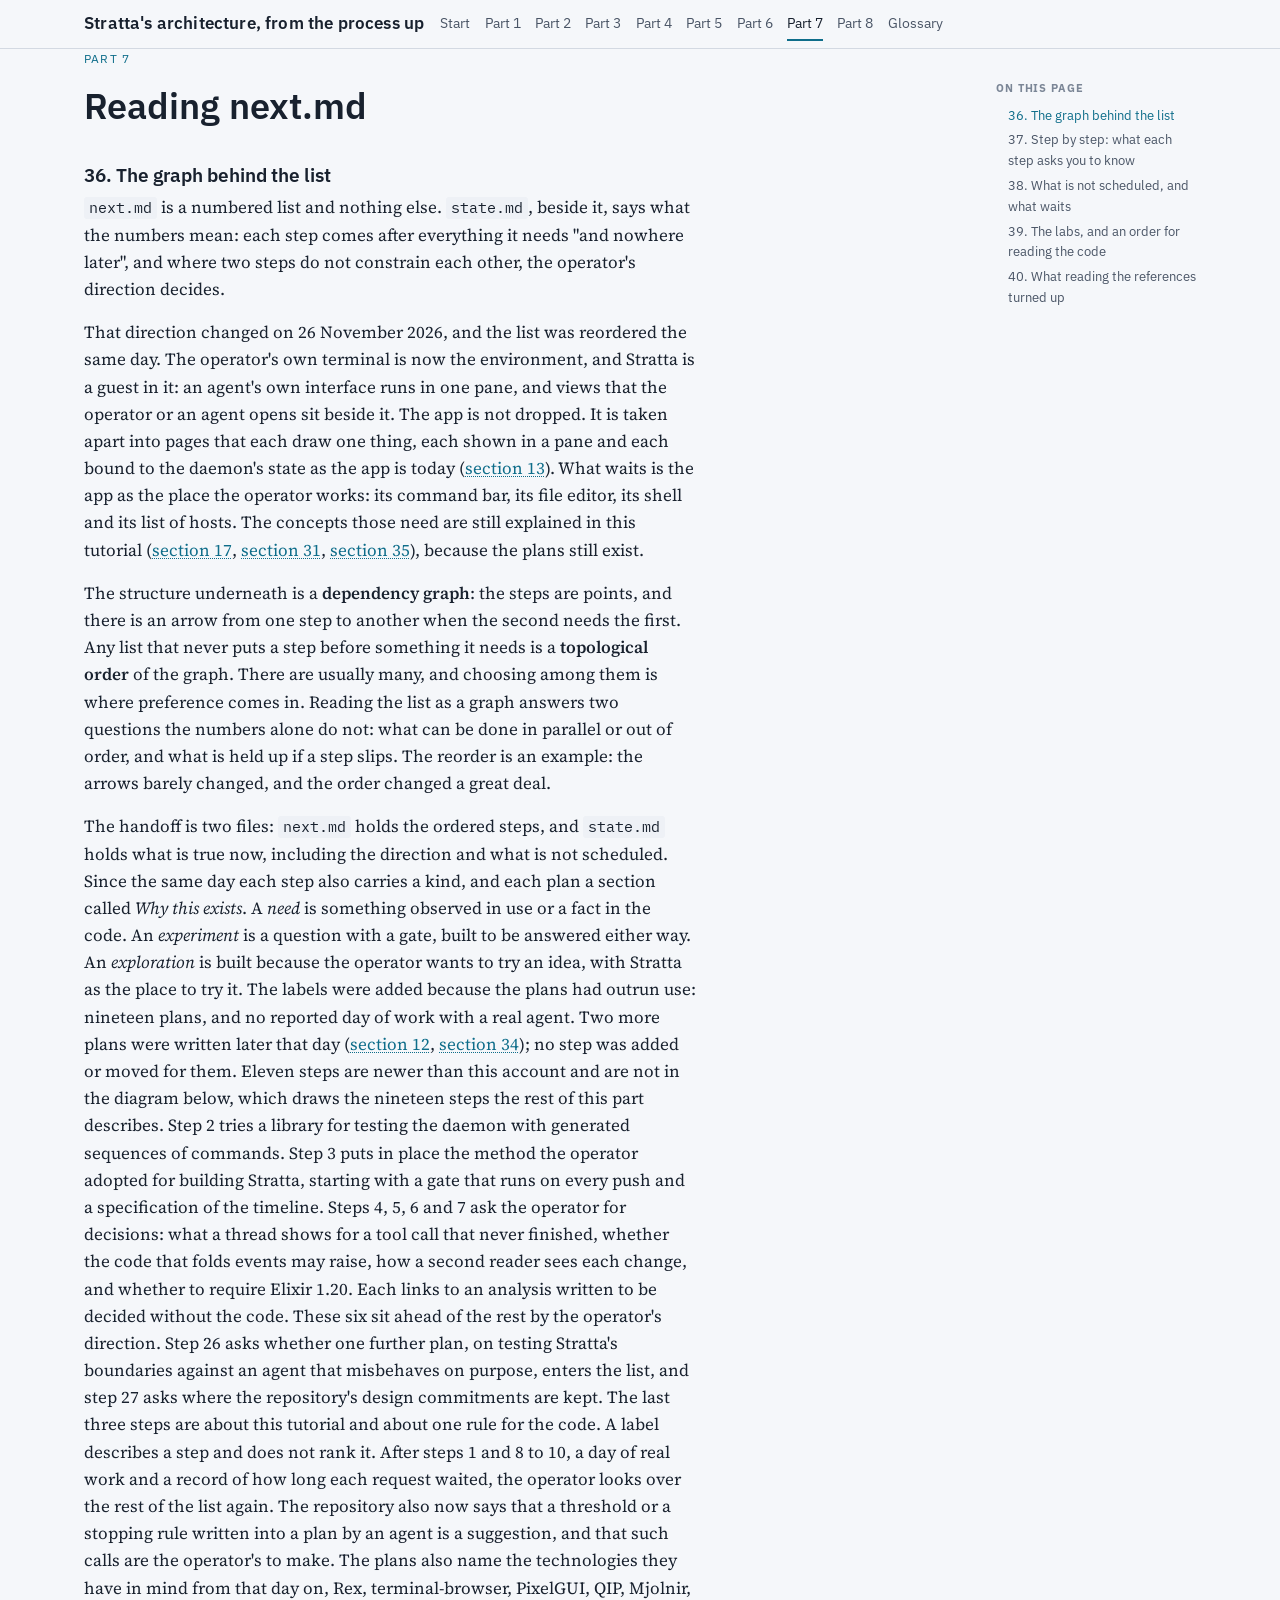
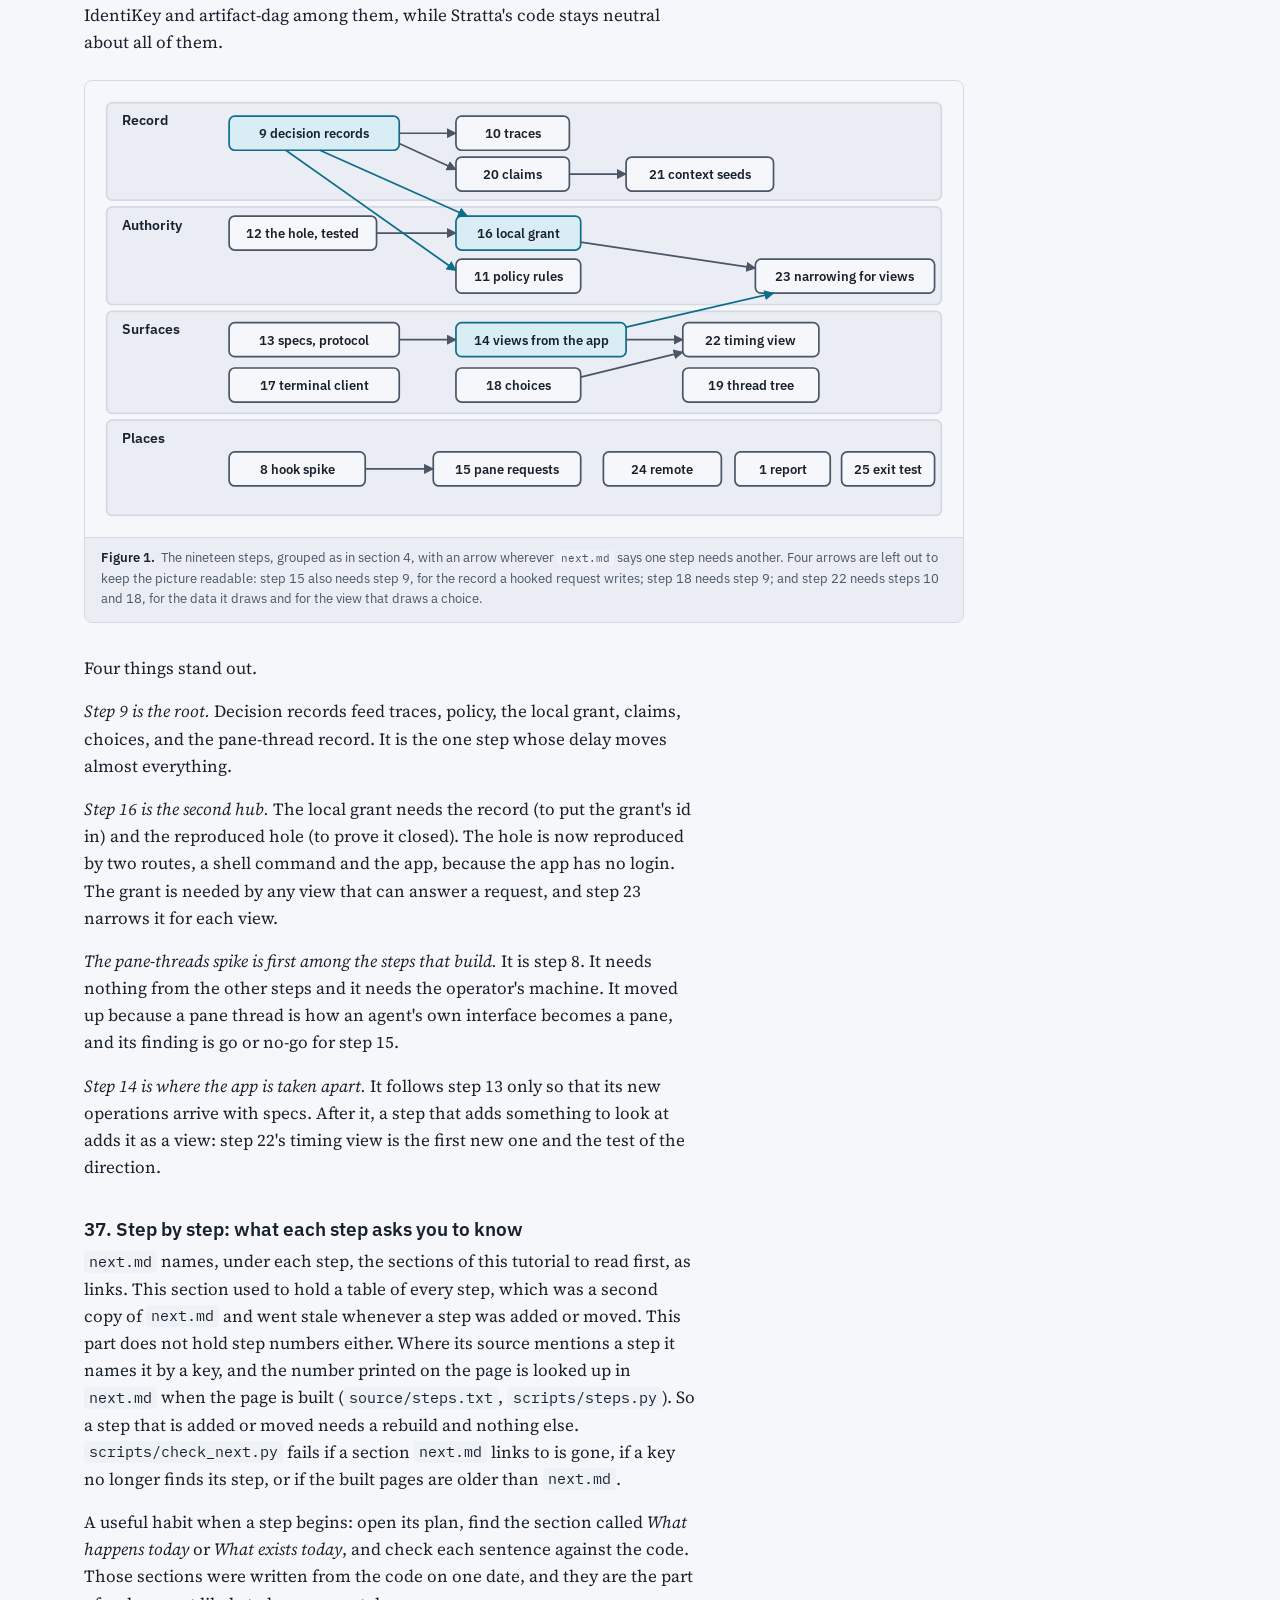
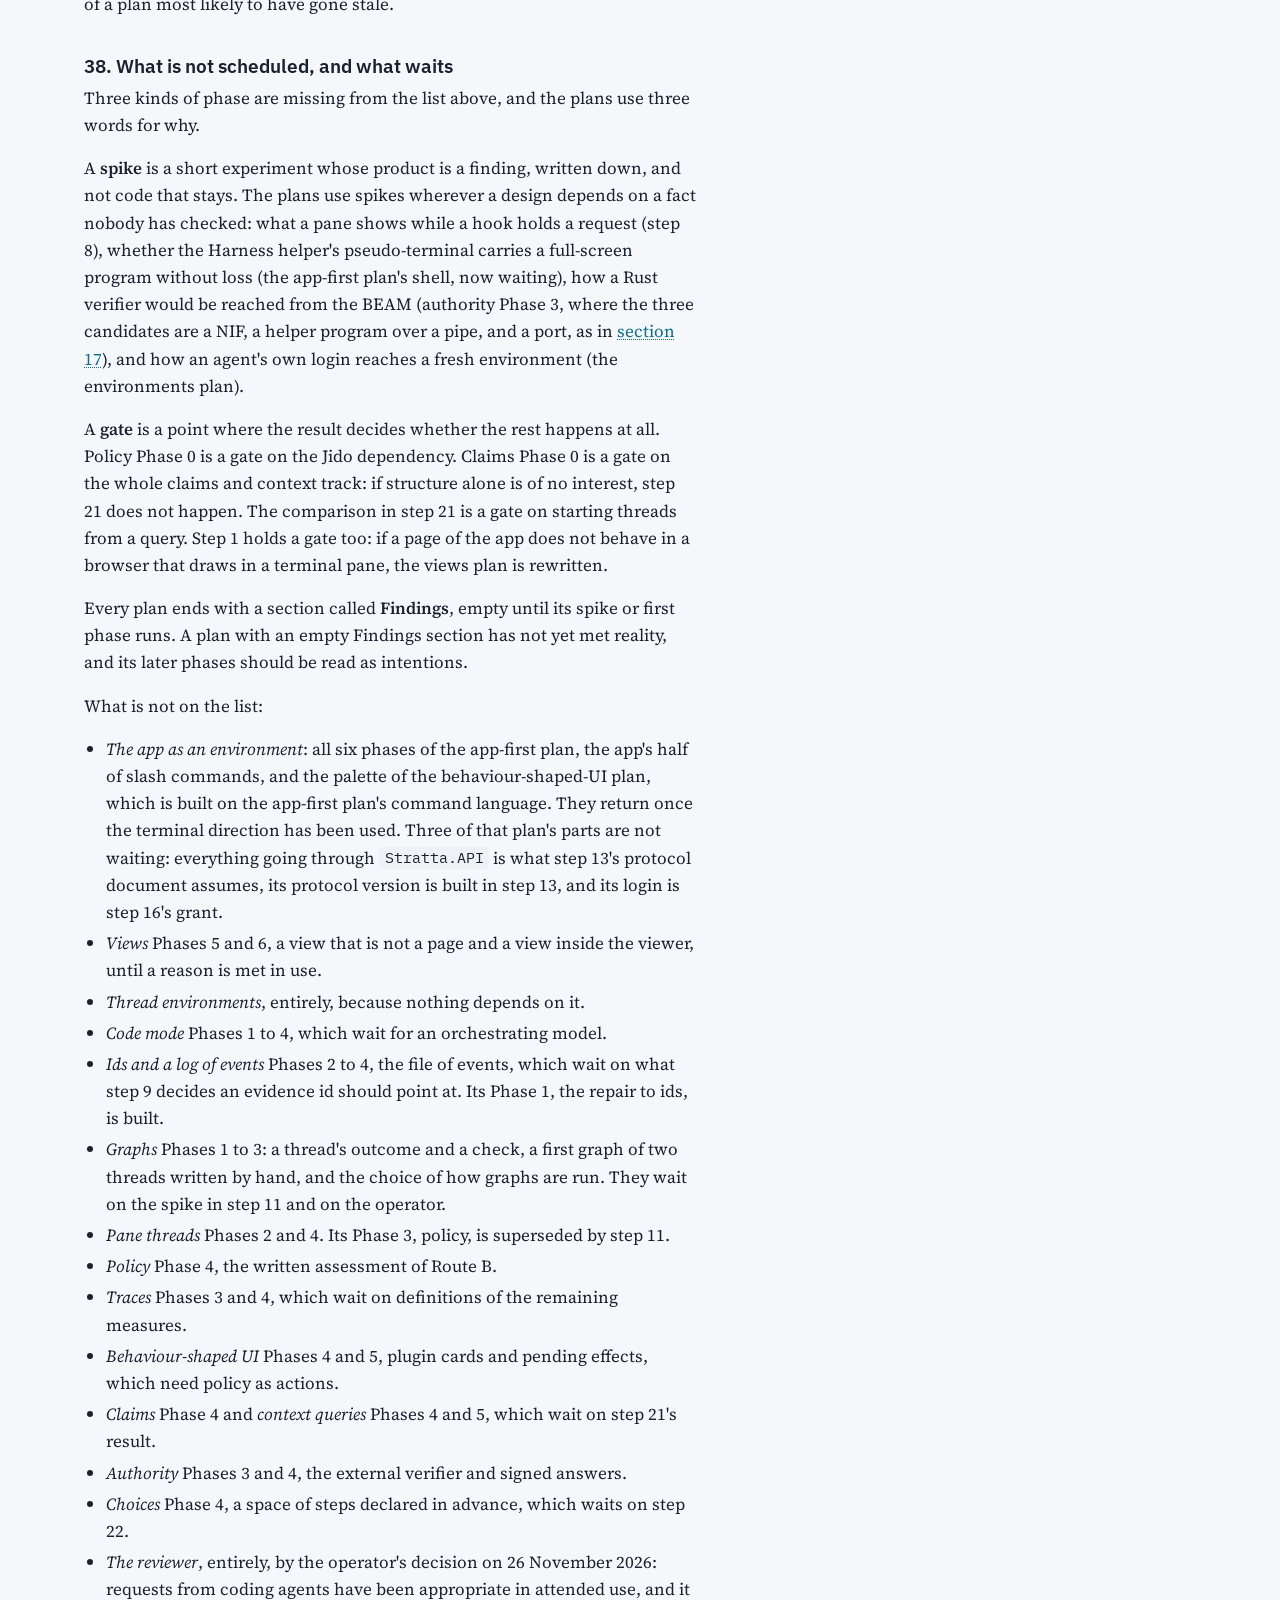
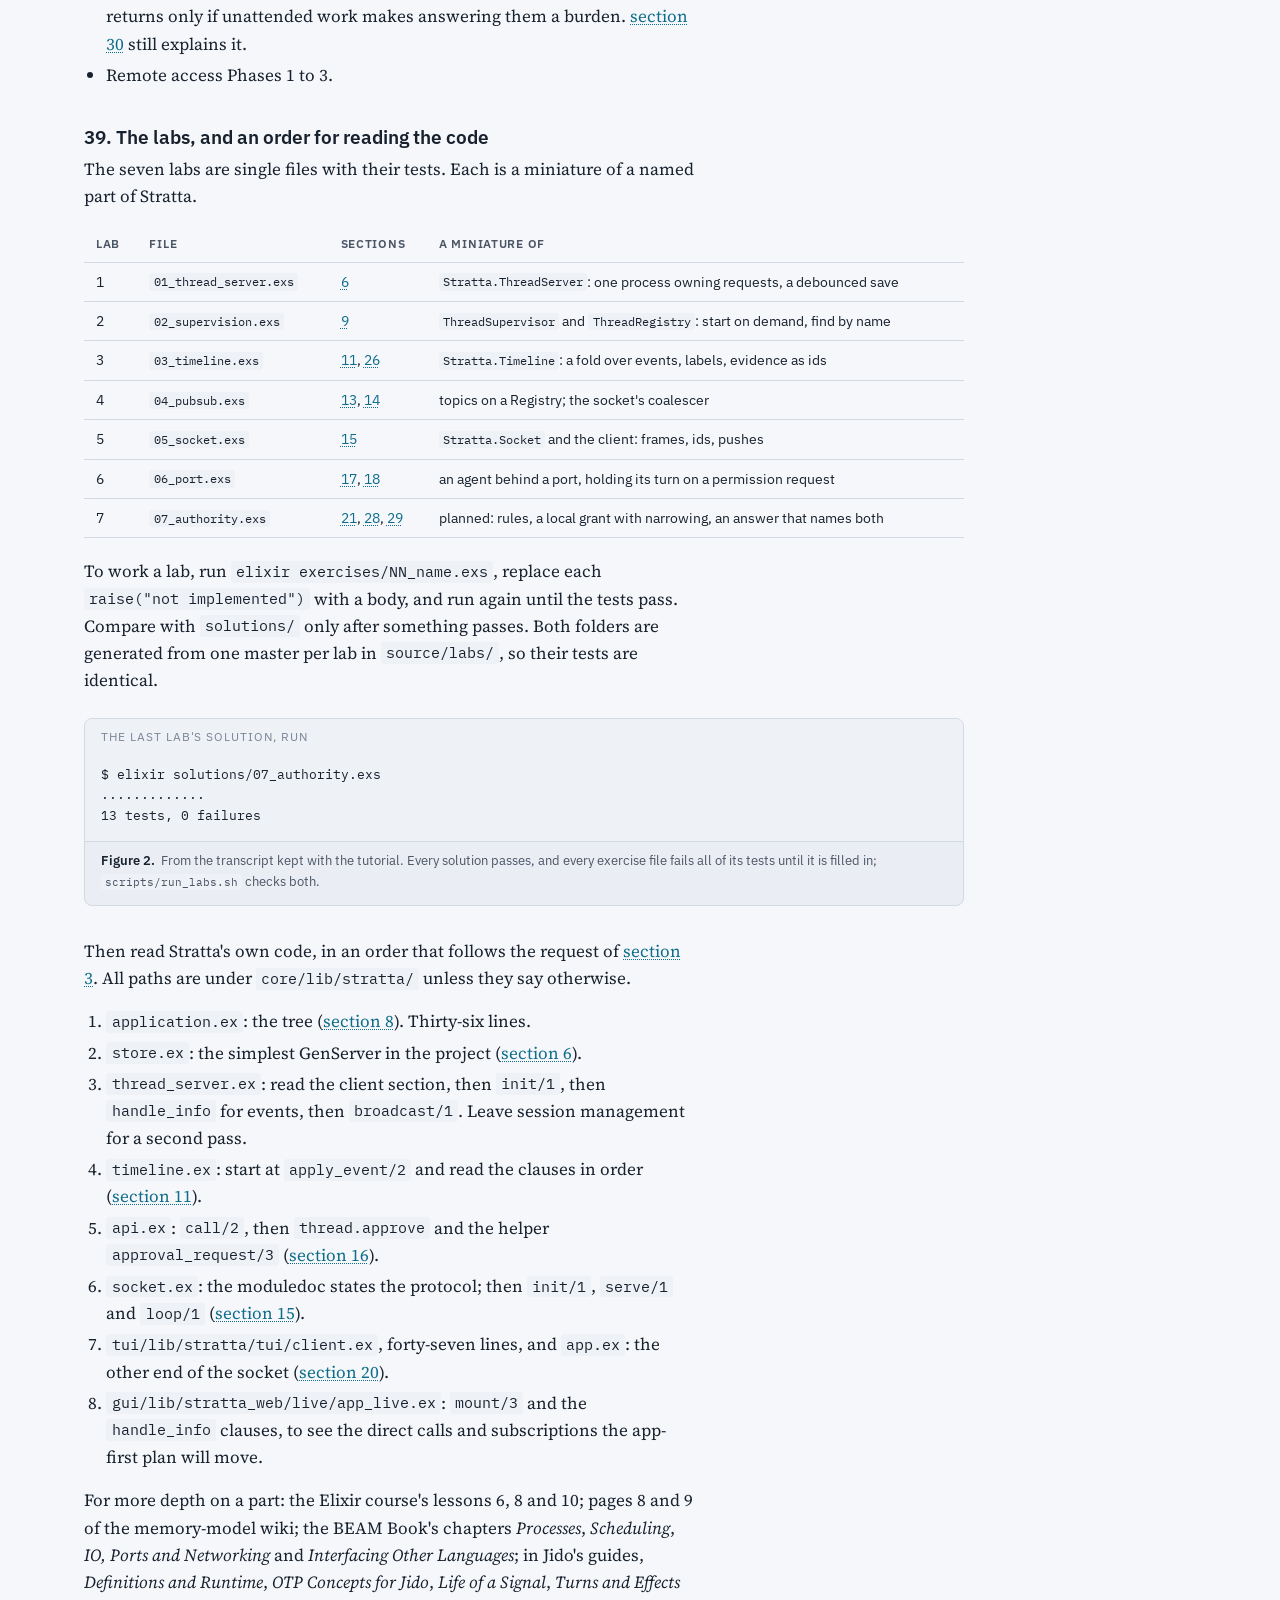
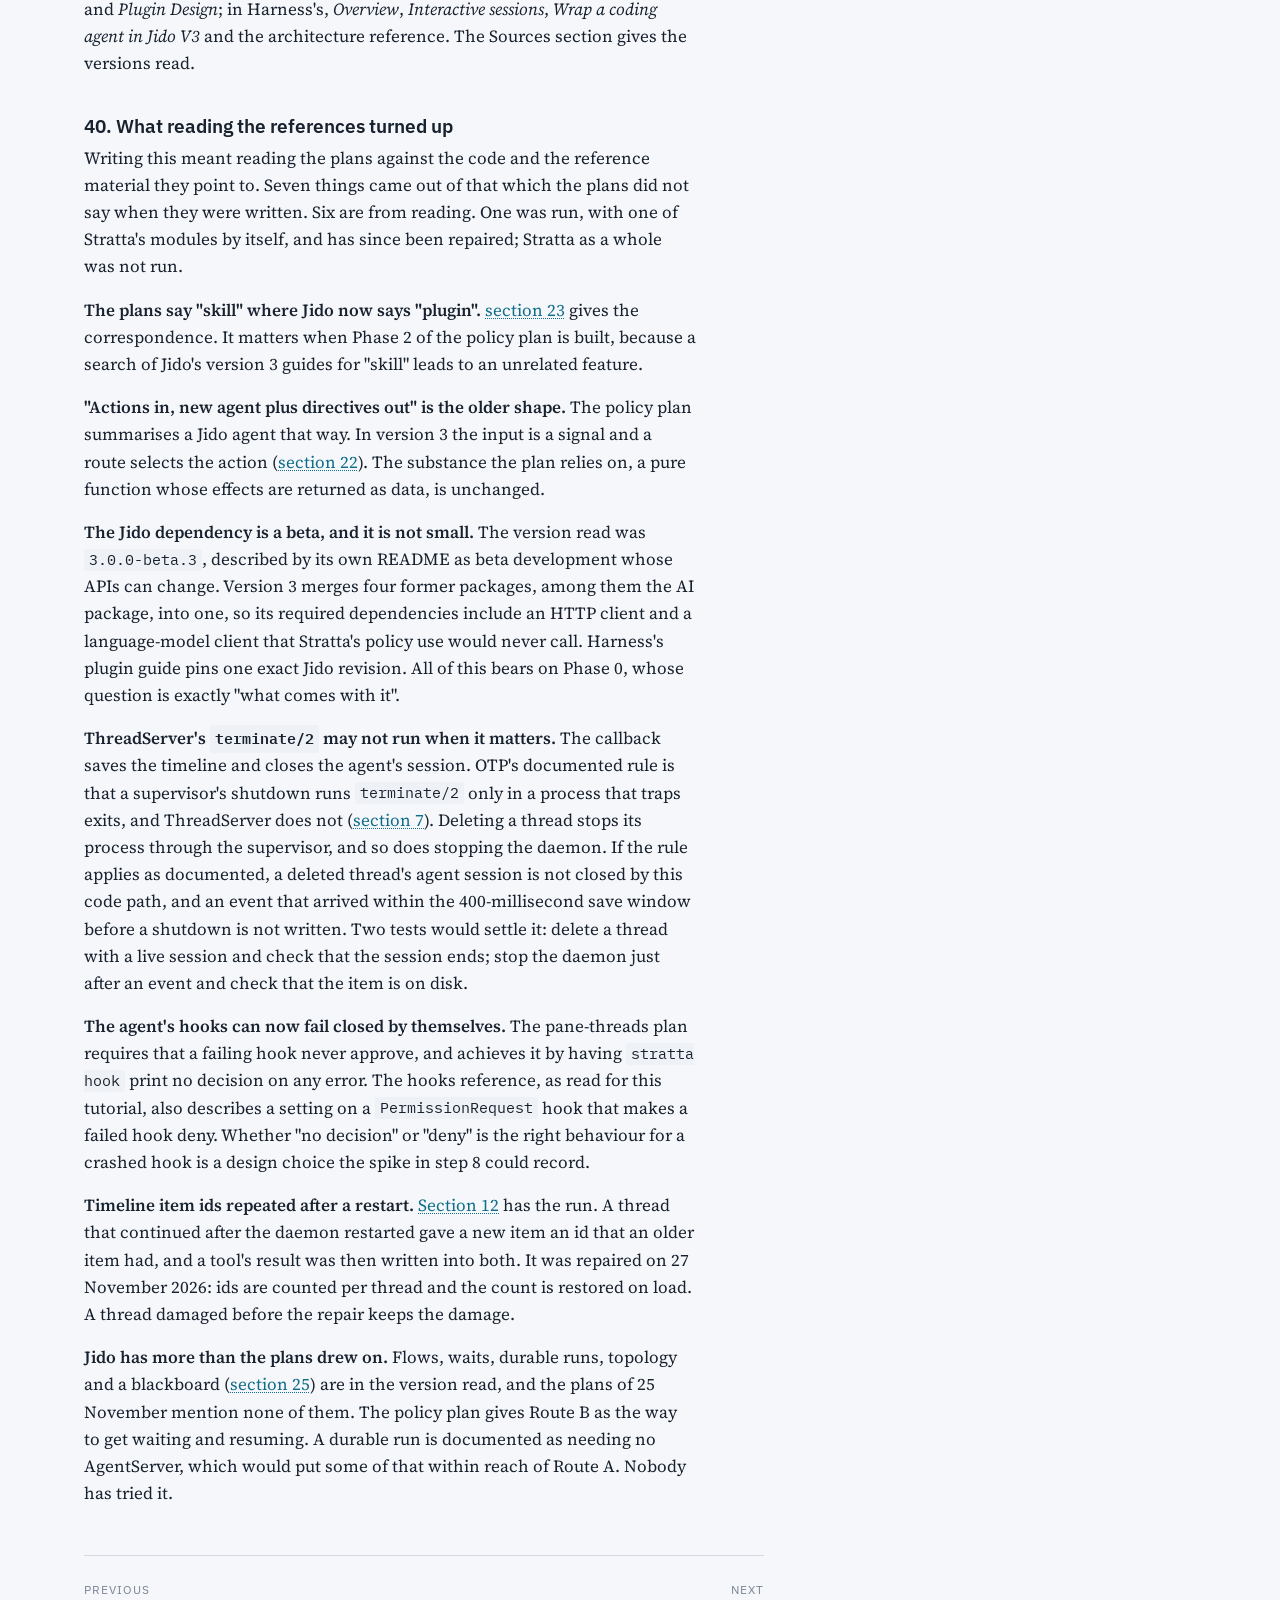
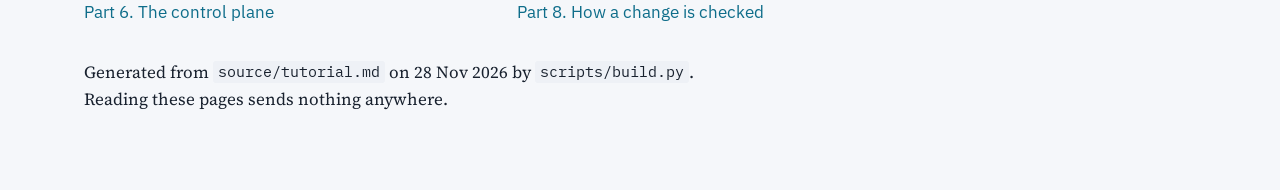
<file: md/docs/tutorial/part7.html>
<!doctype html>
<html lang="en">
<head>
<meta charset="utf-8">
<meta name="viewport" content="width=device-width, initial-scale=1, viewport-fit=cover">
<title>Part 7. Reading next.md · Stratta architecture tutorial</title>
<link rel="preconnect" href="https://fonts.googleapis.com">
<link rel="stylesheet" href="https://fonts.googleapis.com/css2?family=IBM+Plex+Sans:wght@400;600&family=IBM+Plex+Mono:wght@400;600&family=Source+Serif+4:ital,opsz,wght@0,8..60,400;0,8..60,600;1,8..60,400&display=swap">
<link rel="stylesheet" href="assets/style.css">
</head>
<body>
<header class="topbar"><div class="topbar-inner"><a class="brand" href="index.html"><span class="brand-long">Stratta's architecture, from the process up</span><span class="brand-short">Stratta architecture</span></a><nav aria-label="Parts"><a href="index.html">Start</a><a href="part1.html">Part 1</a><a href="part2.html">Part 2</a><a href="part3.html">Part 3</a><a href="part4.html">Part 4</a><a href="part5.html">Part 5</a><a href="part6.html">Part 6</a><a href="part7.html" aria-current="page">Part 7</a><a href="part8.html">Part 8</a><a href="glossary.html">Glossary</a></nav></div></header>
<div class="page">
<main class="prose">
<p class="kicker">Part 7</p><h1 id="part-7-reading-next-md">Reading next.md</h1>
<h3 id="s36">36. The graph behind the list</h3>
<p><code>next.md</code> is a numbered list and nothing else. <code>state.md</code>, beside it, says what the numbers mean: each step comes after everything it needs "and nowhere later", and where two steps do not constrain each other, the operator's direction decides.</p>
<p>That direction changed on 26 November 2026, and the list was reordered the same day. The operator's own terminal is now the environment, and Stratta is a guest in it: an agent's own interface runs in one pane, and views that the operator or an agent opens sit beside it. The app is not dropped. It is taken apart into pages that each draw one thing, each shown in a pane and each bound to the daemon's state as the app is today (<a class="xref" href="part3.html#s13">section 13</a>). What waits is the app as the place the operator works: its command bar, its file editor, its shell and its list of hosts. The concepts those need are still explained in this tutorial (<a class="xref" href="part4.html#s17">section 17</a>, <a class="xref" href="part6.html#s31">section 31</a>, <a class="xref" href="part6.html#s35">section 35</a>), because the plans still exist.</p>
<p>The structure underneath is a <strong>dependency graph</strong>: the steps are points, and there is an arrow from one step to another when the second needs the first. Any list that never puts a step before something it needs is a <strong>topological order</strong> of the graph. There are usually many, and choosing among them is where preference comes in. Reading the list as a graph answers two questions the numbers alone do not: what can be done in parallel or out of order, and what is held up if a step slips. The reorder is an example: the arrows barely changed, and the order changed a great deal.</p>
<p>The handoff is two files: <code>next.md</code> holds the ordered steps, and <code>state.md</code> holds what is true now, including the direction and what is not scheduled. Since the same day each step also carries a kind, and each plan a section called <em>Why this exists</em>. A <em>need</em> is something observed in use or a fact in the code. An <em>experiment</em> is a question with a gate, built to be answered either way. An <em>exploration</em> is built because the operator wants to try an idea, with Stratta as the place to try it. The labels were added because the plans had outrun use: nineteen plans, and no reported day of work with a real agent. Two more plans were written later that day (<a class="xref" href="part3.html#s12">section 12</a>, <a class="xref" href="part6.html#s34">section 34</a>); no step was added or moved for them. Eleven steps are newer than this account and are not in the diagram below, which draws the nineteen steps the rest of this part describes. Step 2 tries a library for testing the daemon with generated sequences of commands. Step 3 puts in place the method the operator adopted for building Stratta, starting with a gate that runs on every push and a specification of the timeline. Steps 4, 5, 6 and 7 ask the operator for decisions: what a thread shows for a tool call that never finished, whether the code that folds events may raise, how a second reader sees each change, and whether to require Elixir 1.20. Each links to an analysis written to be decided without the code. These six sit ahead of the rest by the operator's direction. Step 26 asks whether one further plan, on testing Stratta's boundaries against an agent that misbehaves on purpose, enters the list, and step 27 asks where the repository's design commitments are kept. The last three steps are about this tutorial and about one rule for the code. A label describes a step and does not rank it. After steps 1 and 8 to 10, a day of real work and a record of how long each request waited, the operator looks over the rest of the list again. The repository also now says that a threshold or a stopping rule written into a plan by an agent is a suggestion, and that such calls are the operator's to make. The plans also name the technologies they have in mind from that day on, Rex, terminal-browser, PixelGUI, QIP, Mjolnir, IdentiKey and artifact-dag among them, while Stratta's code stays neutral about all of them.</p>
<figure class="ik-figure is-diagram" id="fig-lanes"><div class="ik-body"><div class="diagram-scroll"><svg xmlns="http://www.w3.org/2000/svg" viewBox="0 0 760 388" role="img" aria-labelledby="lanes-title">
  <title id="lanes-title">The nineteen steps of next.md that build something, arranged in four lanes, with an arrow wherever one step needs another. Record: step 9, decision records, leads to step 10, traces, and to step 20, claims, which leads to step 21, context seeds. Authority: step 12, the hole reproduced by two routes, leads to step 16, the local grant; step 11, policy rules, needs step 9; step 23, narrowing for views, needs steps 14 and 16. Surfaces: step 13, operation specs and the socket protocol, leads to step 14, views cut out of the app, which leads to step 22, the timing view; step 18, choices, also leads to step 22; step 17, the terminal client, and step 19, the thread tree, need nothing. Places: step 8, the hook spike, leads to step 15, pane requests; steps 24, 1 and 25 stand alone.</title>
  <defs><marker id="lanes-ink" viewBox="0 0 10 10" refX="9" refY="5" markerWidth="9" markerHeight="9" markerUnits="userSpaceOnUse" orient="auto-start-reverse"><path d="M0 0 L10 5 L0 10 z" fill="var(--ink-2)"/></marker><marker id="lanes-accent" viewBox="0 0 10 10" refX="9" refY="5" markerWidth="9" markerHeight="9" markerUnits="userSpaceOnUse" orient="auto-start-reverse"><path d="M0 0 L10 5 L0 10 z" fill="var(--accent)"/></marker><marker id="lanes-good" viewBox="0 0 10 10" refX="9" refY="5" markerWidth="9" markerHeight="9" markerUnits="userSpaceOnUse" orient="auto-start-reverse"><path d="M0 0 L10 5 L0 10 z" fill="var(--good)"/></marker><marker id="lanes-bad" viewBox="0 0 10 10" refX="9" refY="5" markerWidth="9" markerHeight="9" markerUnits="userSpaceOnUse" orient="auto-start-reverse"><path d="M0 0 L10 5 L0 10 z" fill="var(--bad)"/></marker><marker id="lanes-warm" viewBox="0 0 10 10" refX="9" refY="5" markerWidth="9" markerHeight="9" markerUnits="userSpaceOnUse" orient="auto-start-reverse"><path d="M0 0 L10 5 L0 10 z" fill="var(--warm)"/></marker></defs>
  <rect x="12" y="12" width="736" height="86" rx="5" fill="var(--paper-2)" stroke="var(--rule)" stroke-width="1.5"/>
  <text x="26" y="32" font-family="var(--font-display)" font-size="12.5" font-weight="600" fill="var(--ink)" text-anchor="start">Record</text>
  <rect x="12" y="104" width="736" height="86" rx="5" fill="var(--paper-2)" stroke="var(--rule)" stroke-width="1.5"/>
  <text x="26" y="124" font-family="var(--font-display)" font-size="12.5" font-weight="600" fill="var(--ink)" text-anchor="start">Authority</text>
  <rect x="12" y="196" width="736" height="90" rx="5" fill="var(--paper-2)" stroke="var(--rule)" stroke-width="1.5"/>
  <text x="26" y="216" font-family="var(--font-display)" font-size="12.5" font-weight="600" fill="var(--ink)" text-anchor="start">Surfaces</text>
  <rect x="12" y="292" width="736" height="84" rx="5" fill="var(--paper-2)" stroke="var(--rule)" stroke-width="1.5"/>
  <text x="26" y="312" font-family="var(--font-display)" font-size="12.5" font-weight="600" fill="var(--ink)" text-anchor="start">Places</text>
  <rect x="120" y="24" width="150" height="30" rx="5" fill="var(--accent-soft)" stroke="var(--accent)" stroke-width="1.5"/>
  <text x="195.0" y="43.5" font-family="var(--font-display)" font-size="11.5" font-weight="600" fill="var(--ink)" text-anchor="middle">9  decision records</text>
  <rect x="320" y="24" width="100" height="30" rx="5" fill="var(--paper)" stroke="var(--ink-2)" stroke-width="1.5"/>
  <text x="370.0" y="43.5" font-family="var(--font-display)" font-size="11.5" font-weight="600" fill="var(--ink)" text-anchor="middle">10  traces</text>
  <rect x="320" y="60" width="100" height="30" rx="5" fill="var(--paper)" stroke="var(--ink-2)" stroke-width="1.5"/>
  <text x="370.0" y="79.5" font-family="var(--font-display)" font-size="11.5" font-weight="600" fill="var(--ink)" text-anchor="middle">20  claims</text>
  <rect x="470" y="60" width="130" height="30" rx="5" fill="var(--paper)" stroke="var(--ink-2)" stroke-width="1.5"/>
  <text x="535.0" y="79.5" font-family="var(--font-display)" font-size="11.5" font-weight="600" fill="var(--ink)" text-anchor="middle">21  context seeds</text>
  <line x1="270" y1="39" x2="320" y2="39" stroke="var(--ink-2)" stroke-width="1.5" marker-end="url(#lanes-ink)"/>
  <line x1="270" y1="48" x2="320" y2="71" stroke="var(--ink-2)" stroke-width="1.5" marker-end="url(#lanes-ink)"/>
  <line x1="420" y1="75" x2="470" y2="75" stroke="var(--ink-2)" stroke-width="1.5" marker-end="url(#lanes-ink)"/>
  <rect x="120" y="112" width="130" height="30" rx="5" fill="var(--paper)" stroke="var(--ink-2)" stroke-width="1.5"/>
  <text x="185.0" y="131.5" font-family="var(--font-display)" font-size="11.5" font-weight="600" fill="var(--ink)" text-anchor="middle">12  the hole, tested</text>
  <rect x="320" y="112" width="110" height="30" rx="5" fill="var(--accent-soft)" stroke="var(--accent)" stroke-width="1.5"/>
  <text x="375.0" y="131.5" font-family="var(--font-display)" font-size="11.5" font-weight="600" fill="var(--ink)" text-anchor="middle">16  local grant</text>
  <rect x="320" y="150" width="110" height="30" rx="5" fill="var(--paper)" stroke="var(--ink-2)" stroke-width="1.5"/>
  <text x="375.0" y="169.5" font-family="var(--font-display)" font-size="11.5" font-weight="600" fill="var(--ink)" text-anchor="middle">11  policy rules</text>
  <rect x="584" y="150" width="158" height="30" rx="5" fill="var(--paper)" stroke="var(--ink-2)" stroke-width="1.5"/>
  <text x="663.0" y="169.5" font-family="var(--font-display)" font-size="11.5" font-weight="600" fill="var(--ink)" text-anchor="middle">23  narrowing for views</text>
  <line x1="250" y1="127" x2="320" y2="127" stroke="var(--ink-2)" stroke-width="1.5" marker-end="url(#lanes-ink)"/>
  <line x1="430" y1="135" x2="584" y2="158" stroke="var(--ink-2)" stroke-width="1.5" marker-end="url(#lanes-ink)"/>
  <line x1="200" y1="54" x2="330" y2="112" stroke="var(--accent)" stroke-width="1.5" marker-end="url(#lanes-accent)"/>
  <line x1="170" y1="54" x2="320" y2="160" stroke="var(--accent)" stroke-width="1.5" marker-end="url(#lanes-accent)"/>
  <rect x="120" y="206" width="150" height="30" rx="5" fill="var(--paper)" stroke="var(--ink-2)" stroke-width="1.5"/>
  <text x="195.0" y="225.5" font-family="var(--font-display)" font-size="11.5" font-weight="600" fill="var(--ink)" text-anchor="middle">13  specs, protocol</text>
  <rect x="320" y="206" width="150" height="30" rx="5" fill="var(--accent-soft)" stroke="var(--accent)" stroke-width="1.5"/>
  <text x="395.0" y="225.5" font-family="var(--font-display)" font-size="11.5" font-weight="600" fill="var(--ink)" text-anchor="middle">14  views from the app</text>
  <rect x="520" y="206" width="120" height="30" rx="5" fill="var(--paper)" stroke="var(--ink-2)" stroke-width="1.5"/>
  <text x="580.0" y="225.5" font-family="var(--font-display)" font-size="11.5" font-weight="600" fill="var(--ink)" text-anchor="middle">22  timing view</text>
  <rect x="120" y="246" width="150" height="30" rx="5" fill="var(--paper)" stroke="var(--ink-2)" stroke-width="1.5"/>
  <text x="195.0" y="265.5" font-family="var(--font-display)" font-size="11.5" font-weight="600" fill="var(--ink)" text-anchor="middle">17  terminal client</text>
  <rect x="320" y="246" width="110" height="30" rx="5" fill="var(--paper)" stroke="var(--ink-2)" stroke-width="1.5"/>
  <text x="375.0" y="265.5" font-family="var(--font-display)" font-size="11.5" font-weight="600" fill="var(--ink)" text-anchor="middle">18  choices</text>
  <rect x="520" y="246" width="120" height="30" rx="5" fill="var(--paper)" stroke="var(--ink-2)" stroke-width="1.5"/>
  <text x="580.0" y="265.5" font-family="var(--font-display)" font-size="11.5" font-weight="600" fill="var(--ink)" text-anchor="middle">19  thread tree</text>
  <line x1="270" y1="221" x2="320" y2="221" stroke="var(--ink-2)" stroke-width="1.5" marker-end="url(#lanes-ink)"/>
  <line x1="470" y1="221" x2="520" y2="221" stroke="var(--ink-2)" stroke-width="1.5" marker-end="url(#lanes-ink)"/>
  <line x1="430" y1="254" x2="520" y2="232" stroke="var(--ink-2)" stroke-width="1.5" marker-end="url(#lanes-ink)"/>
  <line x1="470" y1="210" x2="600" y2="180" stroke="var(--accent)" stroke-width="1.5" marker-end="url(#lanes-accent)"/>
  <rect x="120" y="320" width="120" height="30" rx="5" fill="var(--paper)" stroke="var(--ink-2)" stroke-width="1.5"/>
  <text x="180.0" y="339.5" font-family="var(--font-display)" font-size="11.5" font-weight="600" fill="var(--ink)" text-anchor="middle">8  hook spike</text>
  <rect x="300" y="320" width="130" height="30" rx="5" fill="var(--paper)" stroke="var(--ink-2)" stroke-width="1.5"/>
  <text x="365.0" y="339.5" font-family="var(--font-display)" font-size="11.5" font-weight="600" fill="var(--ink)" text-anchor="middle">15  pane requests</text>
  <rect x="450" y="320" width="104" height="30" rx="5" fill="var(--paper)" stroke="var(--ink-2)" stroke-width="1.5"/>
  <text x="502.0" y="339.5" font-family="var(--font-display)" font-size="11.5" font-weight="600" fill="var(--ink)" text-anchor="middle">24  remote</text>
  <rect x="566" y="320" width="84" height="30" rx="5" fill="var(--paper)" stroke="var(--ink-2)" stroke-width="1.5"/>
  <text x="608.0" y="339.5" font-family="var(--font-display)" font-size="11.5" font-weight="600" fill="var(--ink)" text-anchor="middle">1  report</text>
  <rect x="660" y="320" width="82" height="30" rx="5" fill="var(--paper)" stroke="var(--ink-2)" stroke-width="1.5"/>
  <text x="701.0" y="339.5" font-family="var(--font-display)" font-size="11.5" font-weight="600" fill="var(--ink)" text-anchor="middle">25  exit test</text>
  <line x1="240" y1="335" x2="300" y2="335" stroke="var(--ink-2)" stroke-width="1.5" marker-end="url(#lanes-ink)"/>
</svg>
</div></div><figcaption>The nineteen steps, grouped as in section 4, with an arrow wherever <code>next.md</code> says one step needs another. Four arrows are left out to keep the picture readable: step 15 also needs step 9, for the record a hooked request writes; step 18 needs step 9; and step 22 needs steps 10 and 18, for the data it draws and for the view that draws a choice.</figcaption></figure>
<p>Four things stand out.</p>
<p><em>Step 9 is the root.</em> Decision records feed traces, policy, the local grant, claims, choices, and the pane-thread record. It is the one step whose delay moves almost everything.</p>
<p><em>Step 16 is the second hub.</em> The local grant needs the record (to put the grant's id in) and the reproduced hole (to prove it closed). The hole is now reproduced by two routes, a shell command and the app, because the app has no login. The grant is needed by any view that can answer a request, and step 23 narrows it for each view.</p>
<p><em>The pane-threads spike is first among the steps that build.</em> It is step 8. It needs nothing from the other steps and it needs the operator's machine. It moved up because a pane thread is how an agent's own interface becomes a pane, and its finding is go or no-go for step 15.</p>
<p><em>Step 14 is where the app is taken apart.</em> It follows step 13 only so that its new operations arrive with specs. After it, a step that adds something to look at adds it as a view: step 22's timing view is the first new one and the test of the direction.</p>
<h3 id="s37">37. Step by step: what each step asks you to know</h3>
<p><code>next.md</code> names, under each step, the sections of this tutorial to read first, as links. This section used to hold a table of every step, which was a second copy of <code>next.md</code> and went stale whenever a step was added or moved. This part does not hold step numbers either. Where its source mentions a step it names it by a key, and the number printed on the page is looked up in <code>next.md</code> when the page is built (<code>source/steps.txt</code>, <code>scripts/steps.py</code>). So a step that is added or moved needs a rebuild and nothing else. <code>scripts/check_next.py</code> fails if a section <code>next.md</code> links to is gone, if a key no longer finds its step, or if the built pages are older than <code>next.md</code>.</p>
<p>A useful habit when a step begins: open its plan, find the section called <em>What happens today</em> or <em>What exists today</em>, and check each sentence against the code. Those sections were written from the code on one date, and they are the part of a plan most likely to have gone stale.</p>
<h3 id="s38">38. What is not scheduled, and what waits</h3>
<p>Three kinds of phase are missing from the list above, and the plans use three words for why.</p>
<p>A <strong>spike</strong> is a short experiment whose product is a finding, written down, and not code that stays. The plans use spikes wherever a design depends on a fact nobody has checked: what a pane shows while a hook holds a request (step 8), whether the Harness helper's pseudo-terminal carries a full-screen program without loss (the app-first plan's shell, now waiting), how a Rust verifier would be reached from the BEAM (authority Phase 3, where the three candidates are a NIF, a helper program over a pipe, and a port, as in <a class="xref" href="part4.html#s17">section 17</a>), and how an agent's own login reaches a fresh environment (the environments plan).</p>
<p>A <strong>gate</strong> is a point where the result decides whether the rest happens at all. Policy Phase 0 is a gate on the Jido dependency. Claims Phase 0 is a gate on the whole claims and context track: if structure alone is of no interest, step 21 does not happen. The comparison in step 21 is a gate on starting threads from a query. Step 1 holds a gate too: if a page of the app does not behave in a browser that draws in a terminal pane, the views plan is rewritten.</p>
<p>Every plan ends with a section called <strong>Findings</strong>, empty until its spike or first phase runs. A plan with an empty Findings section has not yet met reality, and its later phases should be read as intentions.</p>
<p>What is not on the list:</p>
<ul>
<li><em>The app as an environment</em>: all six phases of the app-first plan, the app's half of slash commands, and the palette of the behaviour-shaped-UI plan, which is built on the app-first plan's command language. They return once the terminal direction has been used. Three of that plan's parts are not waiting: everything going through <code>Stratta.API</code> is what step 13's protocol document assumes, its protocol version is built in step 13, and its login is step 16's grant.</li>
<li><em>Views</em> Phases 5 and 6, a view that is not a page and a view inside the viewer, until a reason is met in use.</li>
<li><em>Thread environments</em>, entirely, because nothing depends on it.</li>
<li><em>Code mode</em> Phases 1 to 4, which wait for an orchestrating model.</li>
<li><em>Ids and a log of events</em> Phases 2 to 4, the file of events, which wait on what step 9 decides an evidence id should point at. Its Phase 1, the repair to ids, is built.</li>
<li><em>Graphs</em> Phases 1 to 3: a thread's outcome and a check, a first graph of two threads written by hand, and the choice of how graphs are run. They wait on the spike in step 11 and on the operator.</li>
<li><em>Pane threads</em> Phases 2 and 4. Its Phase 3, policy, is superseded by step 11.</li>
<li><em>Policy</em> Phase 4, the written assessment of Route B.</li>
<li><em>Traces</em> Phases 3 and 4, which wait on definitions of the remaining measures.</li>
<li><em>Behaviour-shaped UI</em> Phases 4 and 5, plugin cards and pending effects, which need policy as actions.</li>
<li><em>Claims</em> Phase 4 and <em>context queries</em> Phases 4 and 5, which wait on step 21's result.</li>
<li><em>Authority</em> Phases 3 and 4, the external verifier and signed answers.</li>
<li><em>Choices</em> Phase 4, a space of steps declared in advance, which waits on step 22.</li>
<li><em>The reviewer</em>, entirely, by the operator's decision on 26 November 2026: requests from coding agents have been appropriate in attended use, and it returns only if unattended work makes answering them a burden. <a class="xref" href="part6.html#s30">section 30</a> still explains it.</li>
<li>Remote access Phases 1 to 3.</li>
</ul>
<h3 id="s39">39. The labs, and an order for reading the code</h3>
<p>The seven labs are single files with their tests. Each is a miniature of a named part of Stratta.</p>
<div class="table-wrap"><table>
<thead>
<tr>
<th>Lab</th>
<th>File</th>
<th>Sections</th>
<th>A miniature of</th>
</tr>
</thead>
<tbody>
<tr>
<td>1</td>
<td><code>01_thread_server.exs</code></td>
<td><a class="xref" href="part2.html#s6">6</a></td>
<td><code>Stratta.ThreadServer</code>: one process owning requests, a debounced save</td>
</tr>
<tr>
<td>2</td>
<td><code>02_supervision.exs</code></td>
<td><a class="xref" href="part2.html#s9">9</a></td>
<td><code>ThreadSupervisor</code> and <code>ThreadRegistry</code>: start on demand, find by name</td>
</tr>
<tr>
<td>3</td>
<td><code>03_timeline.exs</code></td>
<td><a class="xref" href="part3.html#s11">11</a>, <a class="xref" href="part6.html#s26">26</a></td>
<td><code>Stratta.Timeline</code>: a fold over events, labels, evidence as ids</td>
</tr>
<tr>
<td>4</td>
<td><code>04_pubsub.exs</code></td>
<td><a class="xref" href="part3.html#s13">13</a>, <a class="xref" href="part3.html#s14">14</a></td>
<td>topics on a Registry; the socket's coalescer</td>
</tr>
<tr>
<td>5</td>
<td><code>05_socket.exs</code></td>
<td><a class="xref" href="part4.html#s15">15</a></td>
<td><code>Stratta.Socket</code> and the client: frames, ids, pushes</td>
</tr>
<tr>
<td>6</td>
<td><code>06_port.exs</code></td>
<td><a class="xref" href="part4.html#s17">17</a>, <a class="xref" href="part4.html#s18">18</a></td>
<td>an agent behind a port, holding its turn on a permission request</td>
</tr>
<tr>
<td>7</td>
<td><code>07_authority.exs</code></td>
<td><a class="xref" href="part5.html#s21">21</a>, <a class="xref" href="part6.html#s28">28</a>, <a class="xref" href="part6.html#s29">29</a></td>
<td>planned: rules, a local grant with narrowing, an answer that names both</td>
</tr>
</tbody>
</table></div>
<p>To work a lab, run <code>elixir exercises/NN_name.exs</code>, replace each <code>raise("not implemented")</code> with a body, and run again until the tests pass. Compare with <code>solutions/</code> only after something passes. Both folders are generated from one master per lab in <code>source/labs/</code>, so their tests are identical.</p>
<figure class="ik-figure is-example" id="fig-transcript"><div class="ik-body"><div class="ex-title">The last lab's solution, run</div><pre><code class="language-text">$ elixir solutions/07_authority.exs
.............
13 tests, 0 failures
</code></pre>
</div><figcaption>From the transcript kept with the tutorial. Every solution passes, and every exercise file fails all of its tests until it is filled in; <code>scripts/run_labs.sh</code> checks both.</figcaption></figure>
<p>Then read Stratta's own code, in an order that follows the request of <a class="xref" href="part1.html#s3">section 3</a>. All paths are under <code>core/lib/stratta/</code> unless they say otherwise.</p>
<ol>
<li><code>application.ex</code>: the tree (<a class="xref" href="part2.html#s8">section 8</a>). Thirty-six lines.</li>
<li><code>store.ex</code>: the simplest GenServer in the project (<a class="xref" href="part2.html#s6">section 6</a>).</li>
<li><code>thread_server.ex</code>: read the client section, then <code>init/1</code>, then <code>handle_info</code> for events, then <code>broadcast/1</code>. Leave session management for a second pass.</li>
<li><code>timeline.ex</code>: start at <code>apply_event/2</code> and read the clauses in order (<a class="xref" href="part3.html#s11">section 11</a>).</li>
<li><code>api.ex</code>: <code>call/2</code>, then <code>thread.approve</code> and the helper <code>approval_request/3</code> (<a class="xref" href="part4.html#s16">section 16</a>).</li>
<li><code>socket.ex</code>: the moduledoc states the protocol; then <code>init/1</code>, <code>serve/1</code> and <code>loop/1</code> (<a class="xref" href="part4.html#s15">section 15</a>).</li>
<li><code>tui/lib/stratta/tui/client.ex</code>, forty-seven lines, and <code>app.ex</code>: the other end of the socket (<a class="xref" href="part4.html#s20">section 20</a>).</li>
<li><code>gui/lib/stratta_web/live/app_live.ex</code>: <code>mount/3</code> and the <code>handle_info</code> clauses, to see the direct calls and subscriptions the app-first plan will move.</li>
</ol>
<p>For more depth on a part: the Elixir course's lessons 6, 8 and 10; pages 8 and 9 of the memory-model wiki; the BEAM Book's chapters <em>Processes</em>, <em>Scheduling</em>, <em>IO, Ports and Networking</em> and <em>Interfacing Other Languages</em>; in Jido's guides, <em>Definitions and Runtime</em>, <em>OTP Concepts for Jido</em>, <em>Life of a Signal</em>, <em>Turns and Effects</em> and <em>Plugin Design</em>; in Harness's, <em>Overview</em>, <em>Interactive sessions</em>, <em>Wrap a coding agent in Jido V3</em> and the architecture reference. The Sources section gives the versions read.</p>
<h3 id="s40">40. What reading the references turned up</h3>
<p>Writing this meant reading the plans against the code and the reference material they point to. Seven things came out of that which the plans did not say when they were written. Six are from reading. One was run, with one of Stratta's modules by itself, and has since been repaired; Stratta as a whole was not run.</p>
<p><strong>The plans say "skill" where Jido now says "plugin".</strong> <a class="xref" href="part5.html#s23">section 23</a> gives the correspondence. It matters when Phase 2 of the policy plan is built, because a search of Jido's version 3 guides for "skill" leads to an unrelated feature.</p>
<p><strong>"Actions in, new agent plus directives out" is the older shape.</strong> The policy plan summarises a Jido agent that way. In version 3 the input is a signal and a route selects the action (<a class="xref" href="part5.html#s22">section 22</a>). The substance the plan relies on, a pure function whose effects are returned as data, is unchanged.</p>
<p><strong>The Jido dependency is a beta, and it is not small.</strong> The version read was <code>3.0.0-beta.3</code>, described by its own README as beta development whose APIs can change. Version 3 merges four former packages, among them the AI package, into one, so its required dependencies include an HTTP client and a language-model client that Stratta's policy use would never call. Harness's plugin guide pins one exact Jido revision. All of this bears on Phase 0, whose question is exactly "what comes with it".</p>
<p><strong>ThreadServer's <code>terminate/2</code> may not run when it matters.</strong> The callback saves the timeline and closes the agent's session. OTP's documented rule is that a supervisor's shutdown runs <code>terminate/2</code> only in a process that traps exits, and ThreadServer does not (<a class="xref" href="part2.html#s7">section 7</a>). Deleting a thread stops its process through the supervisor, and so does stopping the daemon. If the rule applies as documented, a deleted thread's agent session is not closed by this code path, and an event that arrived within the 400-millisecond save window before a shutdown is not written. Two tests would settle it: delete a thread with a live session and check that the session ends; stop the daemon just after an event and check that the item is on disk.</p>
<p><strong>The agent's hooks can now fail closed by themselves.</strong> The pane-threads plan requires that a failing hook never approve, and achieves it by having <code>stratta hook</code> print no decision on any error. The hooks reference, as read for this tutorial, also describes a setting on a <code>PermissionRequest</code> hook that makes a failed hook deny. Whether "no decision" or "deny" is the right behaviour for a crashed hook is a design choice the spike in step 8 could record.</p>
<p><strong>Timeline item ids repeated after a restart.</strong> <a class="xref" href="part3.html#s12">Section 12</a> has the run. A thread that continued after the daemon restarted gave a new item an id that an older item had, and a tool's result was then written into both. It was repaired on 27 November 2026: ids are counted per thread and the count is restored on load. A thread damaged before the repair keeps the damage.</p>
<p><strong>Jido has more than the plans drew on.</strong> Flows, waits, durable runs, topology and a blackboard (<a class="xref" href="part5.html#s25">section 25</a>) are in the version read, and the plans of 25 November mention none of them. The policy plan gives Route B as the way to get waiting and resuming. A durable run is documented as needing no AgentServer, which would put some of that within reach of Route A. Nobody has tried it.</p>
<nav class="pager"><a class="prev" href="part6.html"><small>Previous</small>Part 6. The control plane</a><a class="next" href="part8.html"><small>Next</small>Part 8. How a change is checked</a></nav>
<footer class="site-footer"><p class="ik-note">Generated from <code>source/tutorial.md</code> on 28 Nov 2026 by <code>scripts/build.py</code>. Reading these pages sends nothing anywhere.</p></footer>
</main>
<aside class="rail" aria-label="On this page"><h2>On this page</h2><ol></ol></aside>
</div>

<script src="assets/site.js"></script>
</body>
</html>
</file>
<file: md/docs/tutorial/assets/style.css>
/* Tutorial web edition (artifact-dag/tutorial), shared styles.
   Layout: one reading column (~68ch) on a cool paper ground; figures may break out to 880px.
   A fixed top bar carries Part navigation; a quiet "on this page" rail appears on wide screens.
   Tokens below are the whole palette and type system; widgets must use them, never literal colors. */
:root {
  --paper: #f5f7fa;
  --paper-2: #eaeef4;
  --ink: #18212e;
  --ink-2: #4a5566;
  --ink-3: #7b8696;
  --rule: #d3d9e2;
  --accent: #0e6d8a;       /* verifier blue: signatures, checks, keys */
  --accent-ink: #ffffff;
  --accent-soft: #d9eef4;
  --warm: #b8690d;         /* "what changed" amber */
  --warm-soft: #fbead2;
  --bad: #b23a3a;
  --bad-soft: #f8dcdc;
  --good: #2e7d4f;
  --good-soft: #d9f0e2;
  --code-bg: #eef1f6;
  --font-display: "IBM Plex Sans", "Helvetica Neue", Arial, sans-serif;
  --font-body: "Source Serif 4", Georgia, "Times New Roman", serif;
  --font-mono: "IBM Plex Mono", "SFMono-Regular", Menlo, Consolas, monospace;
  --measure: 68ch;
  --wide: 880px;
  color-scheme: light;
}
@media (prefers-color-scheme: dark) {
  :root:not([data-theme="light"]) {
    --paper: #12171f; --paper-2: #1a212b; --ink: #e6eaf0; --ink-2: #aeb7c4; --ink-3: #7f8a99;
    --rule: #2b3442; --accent: #5fb6d1; --accent-ink: #0b1218; --accent-soft: #163743;
    --warm: #e2a04a; --warm-soft: #3d2c12; --bad: #e07676; --bad-soft: #3f1f1f;
    --good: #6cc48f; --good-soft: #163a26; --code-bg: #1b222d; color-scheme: dark;
  }
}
:root[data-theme="dark"] {
  --paper: #12171f; --paper-2: #1a212b; --ink: #e6eaf0; --ink-2: #aeb7c4; --ink-3: #7f8a99;
  --rule: #2b3442; --accent: #5fb6d1; --accent-ink: #0b1218; --accent-soft: #163743;
  --warm: #e2a04a; --warm-soft: #3d2c12; --bad: #e07676; --bad-soft: #3f1f1f;
  --good: #6cc48f; --good-soft: #163a26; --code-bg: #1b222d; color-scheme: dark;
}

* { box-sizing: border-box; }
[hidden] { display: none !important; }
html { -webkit-text-size-adjust: 100%; }
body {
  margin: 0; background: var(--paper); color: var(--ink);
  font-family: var(--font-body); font-size: 1.0625rem; line-height: 1.6;
  padding-left: max(16px, env(safe-area-inset-left, 0px));
  padding-right: max(16px, env(safe-area-inset-right, 0px));
  padding-block: 0 4rem;
}
a { color: var(--accent); text-decoration-thickness: 1px; text-underline-offset: 2px; }
a:hover { text-decoration-thickness: 2px; }
:focus-visible { outline: 2px solid var(--accent); outline-offset: 2px; }
@media (prefers-reduced-motion: reduce) { *, *::before, *::after { animation-duration: 0.01ms !important; transition-duration: 0.01ms !important; } }

/* top bar */
.topbar {
  position: sticky; top: env(safe-area-inset-top, 0px); z-index: 20;
  background: var(--paper); border-bottom: 1px solid var(--rule);
  margin: 0 calc(-1 * max(16px, env(safe-area-inset-left, 0px))) 0 calc(-1 * max(16px, env(safe-area-inset-right, 0px)));
  padding-left: max(16px, env(safe-area-inset-left, 0px)); padding-right: max(16px, env(safe-area-inset-right, 0px));
}
.topbar-inner { max-width: var(--wide); margin: 0 auto; display: flex; align-items: center; gap: 1rem; min-height: 3rem; flex-wrap: wrap; }
.topbar .brand { font-family: var(--font-display); font-weight: 600; letter-spacing: 0.01em; color: var(--ink); text-decoration: none; }
.topbar nav { display: flex; gap: 0.25rem 0.9rem; flex-wrap: wrap; font-family: var(--font-display); font-size: 0.875rem; }
.topbar nav a { color: var(--ink-2); text-decoration: none; padding: 0.3rem 0; border-bottom: 2px solid transparent; }
.topbar nav a[aria-current="page"] { color: var(--ink); border-bottom-color: var(--accent); }

/* page frame */
.page { max-width: var(--wide); margin: 0 auto; display: grid; grid-template-columns: minmax(0, 1fr); gap: 2rem; }
@media (min-width: 1100px) {
  .page { grid-template-columns: minmax(0, 1fr) 200px; max-width: calc(var(--wide) + 232px); }
  .rail { position: sticky; top: 4rem; align-self: start; font-family: var(--font-display); font-size: 0.8125rem; max-height: calc(100vh - 5rem); overflow: auto; }
}
.rail { display: none; }
@media (min-width: 1100px) { .rail { display: block; } }
.rail h2 { font-size: 0.6875rem; text-transform: uppercase; letter-spacing: 0.08em; color: var(--ink-3); margin: 1rem 0 0.5rem; }
.rail ol { list-style: none; padding: 0; margin: 0; }
.rail li { margin: 0.25rem 0; }
.rail a { color: var(--ink-2); text-decoration: none; }
.rail a:hover, .rail a.active { color: var(--accent); }

main { min-width: 0; }
/* the column itself is wide; running text keeps its measure, figures/tables/code break out */
.prose { max-width: none; }
.prose > * { max-width: var(--measure); }
.prose h1, .prose h2, .prose h3, .prose h4 { font-family: var(--font-display); line-height: 1.2; text-wrap: balance; color: var(--ink); }
.prose h1 { font-size: 2.25rem; font-weight: 600; margin: 2.5rem 0 0.5rem; }
.prose h2 { font-size: 1.5rem; font-weight: 600; margin: 3rem 0 0.75rem; padding-top: 1.5rem; border-top: 1px solid var(--rule); }
.prose h3 { font-size: 1.2rem; font-weight: 600; margin: 2.25rem 0 0.5rem; }
.prose h4 { font-size: 1rem; margin: 1.5rem 0 0.25rem; }
.prose p { margin: 0 0 1rem; }
.prose ul, .prose ol { padding-left: 1.4rem; margin: 0 0 1rem; }
.prose li { margin: 0.25rem 0; }
.prose li > p { margin: 0 0 0.5rem; }
.prose strong { font-weight: 600; color: var(--ink); }
.prose code { font-family: var(--font-mono); font-size: 0.86em; background: var(--code-bg); padding: 0.1em 0.35em; border-radius: 3px; }
.prose pre { max-width: none; background: var(--code-bg); border: 1px solid var(--rule); border-radius: 6px; padding: 0.9rem 1rem; overflow-x: auto; font-size: 0.8125rem; line-height: 1.5; }
.prose pre code { background: none; padding: 0; font-size: inherit; }
.prose blockquote { margin: 0 0 1rem; padding: 0.25rem 0 0.25rem 1rem; border-left: 3px solid var(--rule); color: var(--ink-2); }
.prose hr { border: 0; border-top: 1px solid var(--rule); margin: 2rem 0; }
.table-wrap { max-width: none; overflow-x: auto; margin: 0 0 1.25rem; }
.prose table { border-collapse: collapse; font-family: var(--font-display); font-size: 0.875rem; min-width: 100%; }
.prose th, .prose td { text-align: left; vertical-align: top; padding: 0.5rem 0.75rem; border-bottom: 1px solid var(--rule); }
.prose th { font-weight: 600; color: var(--ink-2); font-size: 0.75rem; text-transform: uppercase; letter-spacing: 0.06em; }
.prose td code { white-space: nowrap; }
.kicker { font-family: var(--font-display); font-size: 0.75rem; text-transform: uppercase; letter-spacing: 0.1em; color: var(--accent); margin: 2.5rem 0 0; }
.kicker + h1 { margin-top: 0.25rem; }
.lede { font-size: 1.15rem; color: var(--ink-2); }
.pager { display: flex; justify-content: space-between; gap: 1rem; margin-top: 3rem; padding-top: 1.5rem; border-top: 1px solid var(--rule); font-family: var(--font-display); }
.pager a { text-decoration: none; }
.pager .next { margin-left: auto; text-align: right; }
.pager small { display: block; color: var(--ink-3); font-size: 0.75rem; text-transform: uppercase; letter-spacing: 0.08em; }

/* figures: diagrams, widgets, examples */
.ik-figure { max-width: var(--wide); margin: 1.5rem 0 2rem; border: 1px solid var(--rule); border-radius: 8px; background: var(--paper-2); overflow: hidden; }
.ik-figure > .ik-body { padding: 1rem; min-width: 0; }
.ik-figure > figcaption { padding: 0.6rem 1rem 0.75rem; border-top: 1px solid var(--rule); font-family: var(--font-display); font-size: 0.8125rem; color: var(--ink-2); }
.ik-figure > figcaption .fig-no { font-weight: 600; color: var(--ink); margin-right: 0.4rem; }
.ik-figure.is-diagram > .ik-body { padding: 0.5rem; background: var(--paper); }
.ik-figure.is-diagram svg { display: block; width: 100%; height: auto; max-width: 100%; }
.ik-figure.is-example > .ik-body { padding: 0; }
.ik-figure.is-example pre { margin: 0; border: 0; border-radius: 0; background: var(--code-bg); }
.ik-figure.is-example .ex-title { font-family: var(--font-display); font-size: 0.75rem; text-transform: uppercase; letter-spacing: 0.08em; color: var(--ink-3); padding: 0.5rem 1rem 0.25rem; background: var(--code-bg); }
.ik-figure .ik-note { font-family: var(--font-display); font-size: 0.8125rem; color: var(--ink-2); margin: 0.5rem 0 0; }

/* widget primitives (shared by all interactives) */
.ik-widget { font-family: var(--font-display); font-size: 0.9rem; color: var(--ink); min-width: 0; }
.ik-widget * { min-width: 0; }
.ik-row { display: flex; flex-wrap: wrap; gap: 0.6rem; align-items: center; }
.ik-stack { display: grid; gap: 0.75rem; }
.ik-cols { display: grid; gap: 0.75rem; grid-template-columns: repeat(auto-fit, minmax(240px, 1fr)); }
.ik-label { font-size: 0.6875rem; text-transform: uppercase; letter-spacing: 0.08em; color: var(--ink-3); margin: 0 0 0.25rem; display: block; }
.ik-panel { background: var(--paper); border: 1px solid var(--rule); border-radius: 6px; padding: 0.75rem; }
.ik-panel.is-accent { border-color: var(--accent); }
.ik-mono { font-family: var(--font-mono); font-size: 0.8125rem; word-break: break-all; line-height: 1.5; font-variant-numeric: tabular-nums; }
.ik-input, .ik-textarea, .ik-select {
  font: inherit; font-family: var(--font-mono); font-size: 0.8125rem; color: var(--ink); background: var(--paper);
  border: 1px solid var(--rule); border-radius: 4px; padding: 0.45rem 0.55rem; width: 100%; max-width: 100%;
}
.ik-textarea { resize: vertical; min-height: 3.2rem; }
.ik-select { font-family: var(--font-display); width: auto; }
.ik-btn {
  font: inherit; font-family: var(--font-display); font-size: 0.85rem; font-weight: 600; cursor: pointer;
  background: var(--accent); color: var(--accent-ink); border: 1px solid var(--accent); border-radius: 4px; padding: 0.4rem 0.8rem;
}
.ik-btn:hover { filter: brightness(1.08); }
.ik-btn.is-secondary { background: var(--paper); color: var(--ink); border-color: var(--rule); }
.ik-btn.is-secondary:hover { border-color: var(--ink-3); }
.ik-btn.is-danger { background: var(--bad); border-color: var(--bad); color: #fff; }
.ik-btn:disabled { opacity: 0.5; cursor: default; filter: none; }
.ik-chip { display: inline-block; font-size: 0.75rem; font-weight: 600; padding: 0.1rem 0.5rem; border-radius: 999px; background: var(--paper-2); border: 1px solid var(--rule); color: var(--ink-2); }
.ik-chip.is-good { background: var(--good-soft); color: var(--good); border-color: transparent; }
.ik-chip.is-bad { background: var(--bad-soft); color: var(--bad); border-color: transparent; }
.ik-chip.is-warm { background: var(--warm-soft); color: var(--warm); border-color: transparent; }
.ik-changed { background: var(--warm-soft); color: var(--warm); border-radius: 2px; }
.ik-ok { color: var(--good); font-weight: 600; }
.ik-fail { color: var(--bad); font-weight: 600; }
.ik-steps { list-style: none; padding: 0; margin: 0; display: grid; gap: 0.4rem; counter-reset: step; }
.ik-steps li { display: grid; grid-template-columns: 1.6rem 1fr; gap: 0.5rem; align-items: start; padding: 0.4rem 0.5rem; border-radius: 4px; }
.ik-steps li::before { counter-increment: step; content: counter(step); font-weight: 600; font-size: 0.75rem; width: 1.4rem; height: 1.4rem; border-radius: 999px; display: grid; place-items: center; background: var(--paper-2); border: 1px solid var(--rule); color: var(--ink-2); }
.ik-steps li.is-active { background: var(--accent-soft); }
.ik-steps li.is-active::before { background: var(--accent); color: var(--accent-ink); border-color: var(--accent); }
.ik-steps li.is-done::before { background: var(--good); color: #fff; border-color: var(--good); }
.ik-help { font-size: 0.8125rem; color: var(--ink-2); margin: 0.5rem 0 0; }
.ik-widget svg { max-width: 100%; height: auto; display: block; }
.ik-widget svg text { font-family: var(--font-display); }
.ik-unsupported { padding: 0.75rem; background: var(--warm-soft); color: var(--warm); border-radius: 4px; }

/* diagrams keep a readable minimum width and scroll inside their figure on phones */
.diagram-scroll { overflow-x: auto; }
.diagram-scroll svg { min-width: 560px; }
a.xref { text-decoration-style: dotted; }
.site-footer { margin-top: 2rem; }
.prose figure.ik-figure { max-width: var(--wide); }
.prose .ik-figure pre { max-width: none; }
/* long identifiers in running text (URNs, XIDs) may break anywhere rather than widen the page */
.prose p code, .prose li code { overflow-wrap: anywhere; }
@media (min-width: 1100px) { .topbar-inner { max-width: calc(var(--wide) + 232px); } }
/* widget tables style themselves; keep the prose table look out of them */
.prose .ik-widget th { text-transform: none; letter-spacing: normal; font-size: inherit; }
.prose .ik-widget table { min-width: 0; }
/* phones: one line of Part links that scrolls sideways, so the pinned bar stays short */
@media (max-width: 640px) {
  .topbar-inner { flex-wrap: nowrap; gap: 0.75rem; min-height: 2.75rem; }
  .topbar .brand { flex: none; font-size: 0.875rem; }
  .topbar .brand-long { display: none; }
  .topbar nav { flex-wrap: nowrap; overflow-x: auto; scrollbar-width: none; min-width: 0; }
  .topbar nav a { white-space: nowrap; }
}
@media (min-width: 641px) { .topbar .brand-short { display: none; } }
</file>
